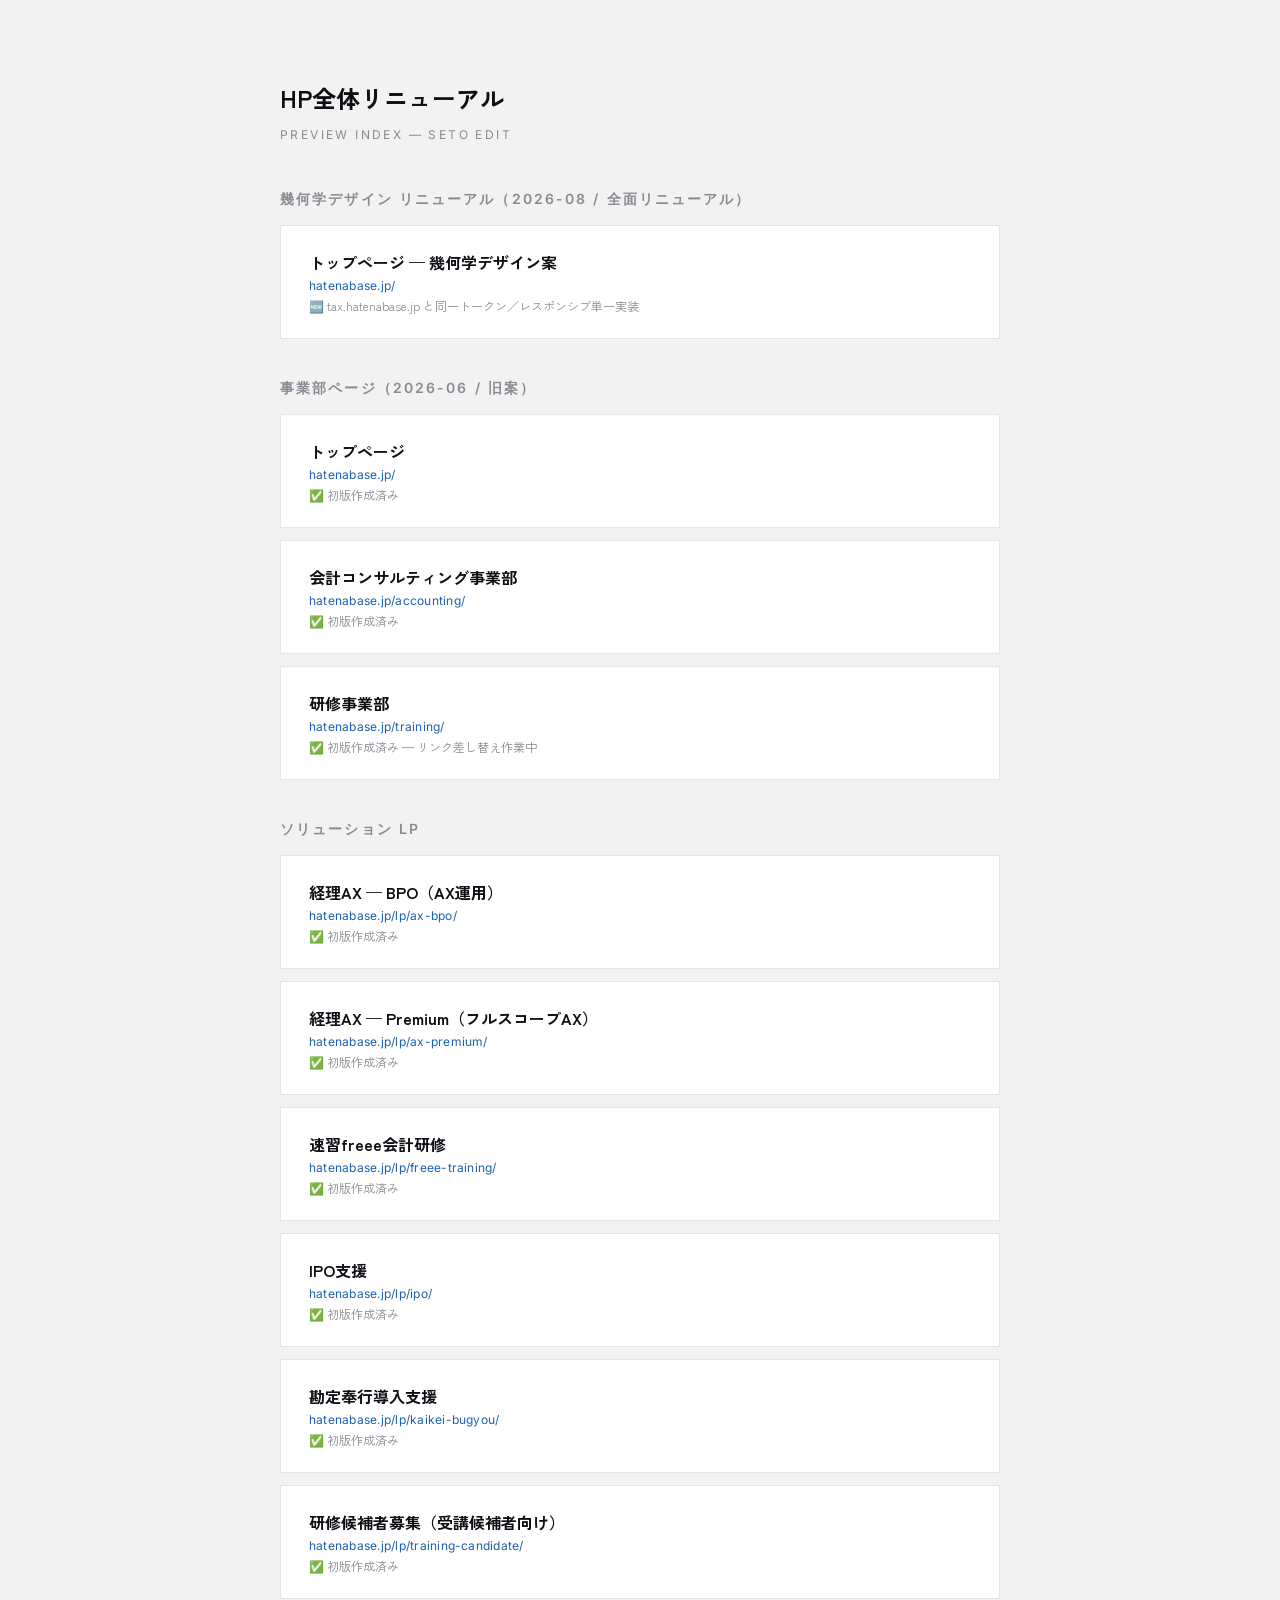
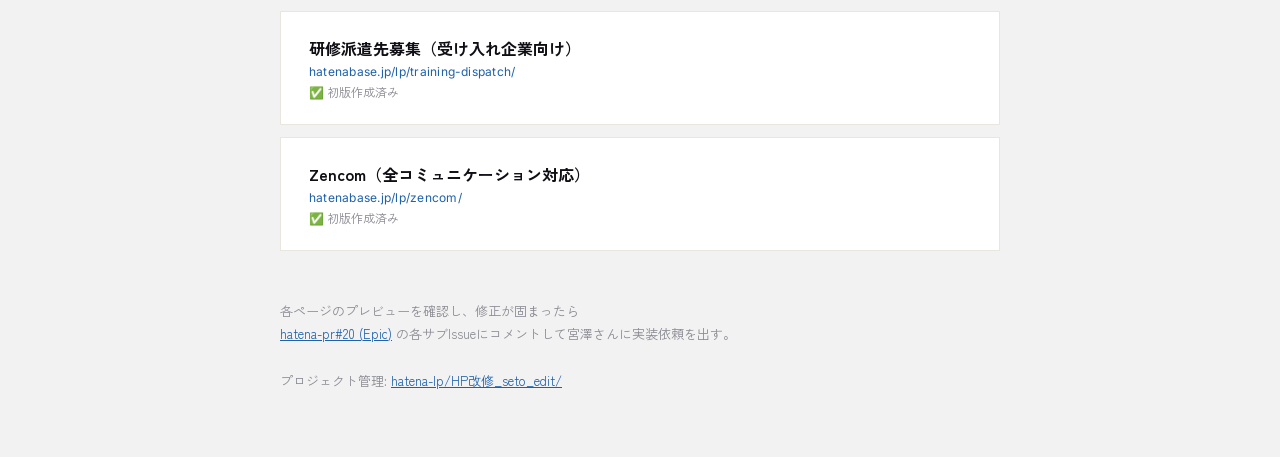
<file: index.html>
<!DOCTYPE html>
<html lang="ja">
<head>
  <meta charset="UTF-8">
  <meta name="viewport" content="width=device-width, initial-scale=1.0">
  <title>HP全体リニューアル — プレビュー一覧</title>
  <link href="https://fonts.googleapis.com/css2?family=Inter:wght@400;500;600&family=Zen+Kaku+Gothic+New:wght@400;500;700&display=swap" rel="stylesheet">
  <style>
    body {
      font-family: "Zen Kaku Gothic New", sans-serif;
      background: #F2F2F2; color: #0E0E14;
      margin: 0; padding: 64px 32px;
    }
    .container { max-width: 720px; margin: 0 auto; }
    h1 {
      font-size: 24px; font-weight: 700; margin-bottom: 8px;
    }
    .subtitle {
      font-family: "Inter", sans-serif; font-size: 12px;
      color: #8A8A93; letter-spacing: .2em; margin-bottom: 48px;
    }
    h2 {
      font-size: 14px; font-weight: 600; color: #8A8A93;
      font-family: "Inter", sans-serif; letter-spacing: .15em;
      text-transform: uppercase; margin: 40px 0 16px;
    }
    .card {
      display: block; padding: 24px 28px;
      background: #fff; border: 1px solid #E8E6DF;
      margin-bottom: 12px; text-decoration: none; color: #0E0E14;
      transition: border-color .2s, transform .2s;
    }
    .card:hover { border-color: #1F61AB; transform: translateX(4px); }
    .card__title { font-weight: 700; font-size: 16px; margin-bottom: 4px; }
    .card__path {
      font-family: "Inter", sans-serif; font-size: 12px;
      color: #1F61AB; letter-spacing: .02em;
    }
    .card__status {
      font-size: 12px; color: #8A8A93; margin-top: 4px;
    }
    .note {
      margin-top: 48px; font-size: 13px; color: #8A8A93; line-height: 1.8;
    }
    .note a { color: #1F61AB; }
  </style>
</head>
<body>
  <div class="container">
    <h1>HP全体リニューアル</h1>
    <p class="subtitle">PREVIEW INDEX — SETO EDIT</p>

    <h2>幾何学デザイン リニューアル（2026-08 / 全面リニューアル）</h2>

    <a href="./redesign/geo-top.html" class="card">
      <div class="card__title">トップページ — 幾何学デザイン案</div>
      <div class="card__path">hatenabase.jp/</div>
      <div class="card__status">🆕 tax.hatenabase.jp と同一トークン／レスポンシブ単一実装</div>
    </a>

    <h2>事業部ページ（2026-06 / 旧案）</h2>

    <a href="./top-preview.html" class="card">
      <div class="card__title">トップページ</div>
      <div class="card__path">hatenabase.jp/</div>
      <div class="card__status">✅ 初版作成済み</div>
    </a>

    <a href="./accounting-preview.html" class="card">
      <div class="card__title">会計コンサルティング事業部</div>
      <div class="card__path">hatenabase.jp/accounting/</div>
      <div class="card__status">✅ 初版作成済み</div>
    </a>

    <a href="./training-preview.html" class="card">
      <div class="card__title">研修事業部</div>
      <div class="card__path">hatenabase.jp/training/</div>
      <div class="card__status">✅ 初版作成済み — リンク差し替え作業中</div>
    </a>

    <h2>ソリューション LP</h2>

    <a href="./lp/ax-bpo/" class="card">
      <div class="card__title">経理AX — BPO（AX運用）</div>
      <div class="card__path">hatenabase.jp/lp/ax-bpo/</div>
      <div class="card__status">✅ 初版作成済み</div>
    </a>

    <a href="./lp/ax-premium/" class="card">
      <div class="card__title">経理AX — Premium（フルスコープAX）</div>
      <div class="card__path">hatenabase.jp/lp/ax-premium/</div>
      <div class="card__status">✅ 初版作成済み</div>
    </a>

    <a href="./lp/freee-training/" class="card">
      <div class="card__title">速習freee会計研修</div>
      <div class="card__path">hatenabase.jp/lp/freee-training/</div>
      <div class="card__status">✅ 初版作成済み</div>
    </a>

    <a href="./lp/ipo/" class="card">
      <div class="card__title">IPO支援</div>
      <div class="card__path">hatenabase.jp/lp/ipo/</div>
      <div class="card__status">✅ 初版作成済み</div>
    </a>

    <a href="./lp/kaikei-bugyou/" class="card">
      <div class="card__title">勘定奉行導入支援</div>
      <div class="card__path">hatenabase.jp/lp/kaikei-bugyou/</div>
      <div class="card__status">✅ 初版作成済み</div>
    </a>

    <a href="./lp/training-candidate/" class="card">
      <div class="card__title">研修候補者募集（受講候補者向け）</div>
      <div class="card__path">hatenabase.jp/lp/training-candidate/</div>
      <div class="card__status">✅ 初版作成済み</div>
    </a>

    <a href="./lp/training-dispatch/" class="card">
      <div class="card__title">研修派遣先募集（受け入れ企業向け）</div>
      <div class="card__path">hatenabase.jp/lp/training-dispatch/</div>
      <div class="card__status">✅ 初版作成済み</div>
    </a>

    <a href="./lp/zencom/" class="card">
      <div class="card__title">Zencom（全コミュニケーション対応）</div>
      <div class="card__path">hatenabase.jp/lp/zencom/</div>
      <div class="card__status">✅ 初版作成済み</div>
    </a>

    <div class="note">
      各ページのプレビューを確認し、修正が固まったら<br>
      <a href="https://github.com/HatenaBase/hatena-pr/issues/20">hatena-pr#20 (Epic)</a> の各サブIssueにコメントして宮澤さんに実装依頼を出す。<br><br>
      プロジェクト管理: <a href="https://github.com/HatenaBase/hatena-lp/tree/main/HP%E6%94%B9%E4%BF%AE_seto_edit">hatena-lp/HP改修_seto_edit/</a>
    </div>
  </div>
</body>
</html>
</file>
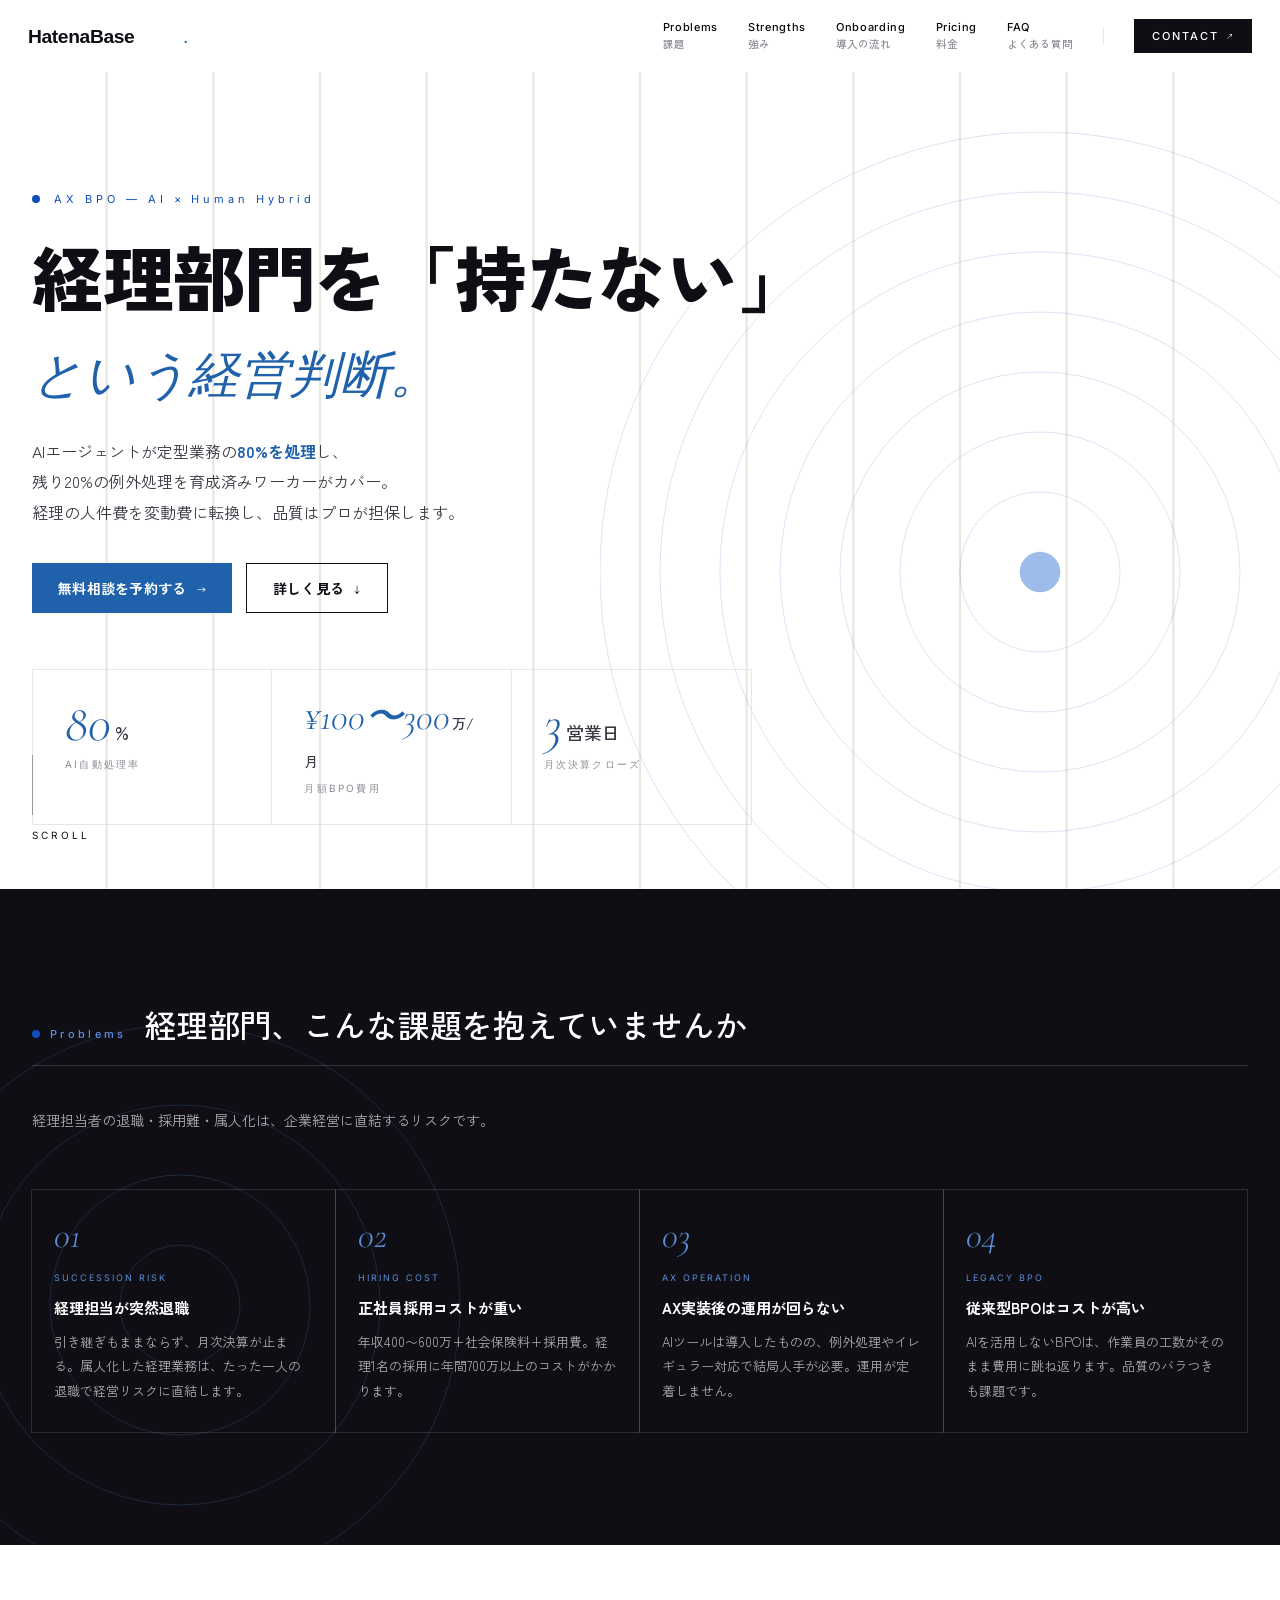
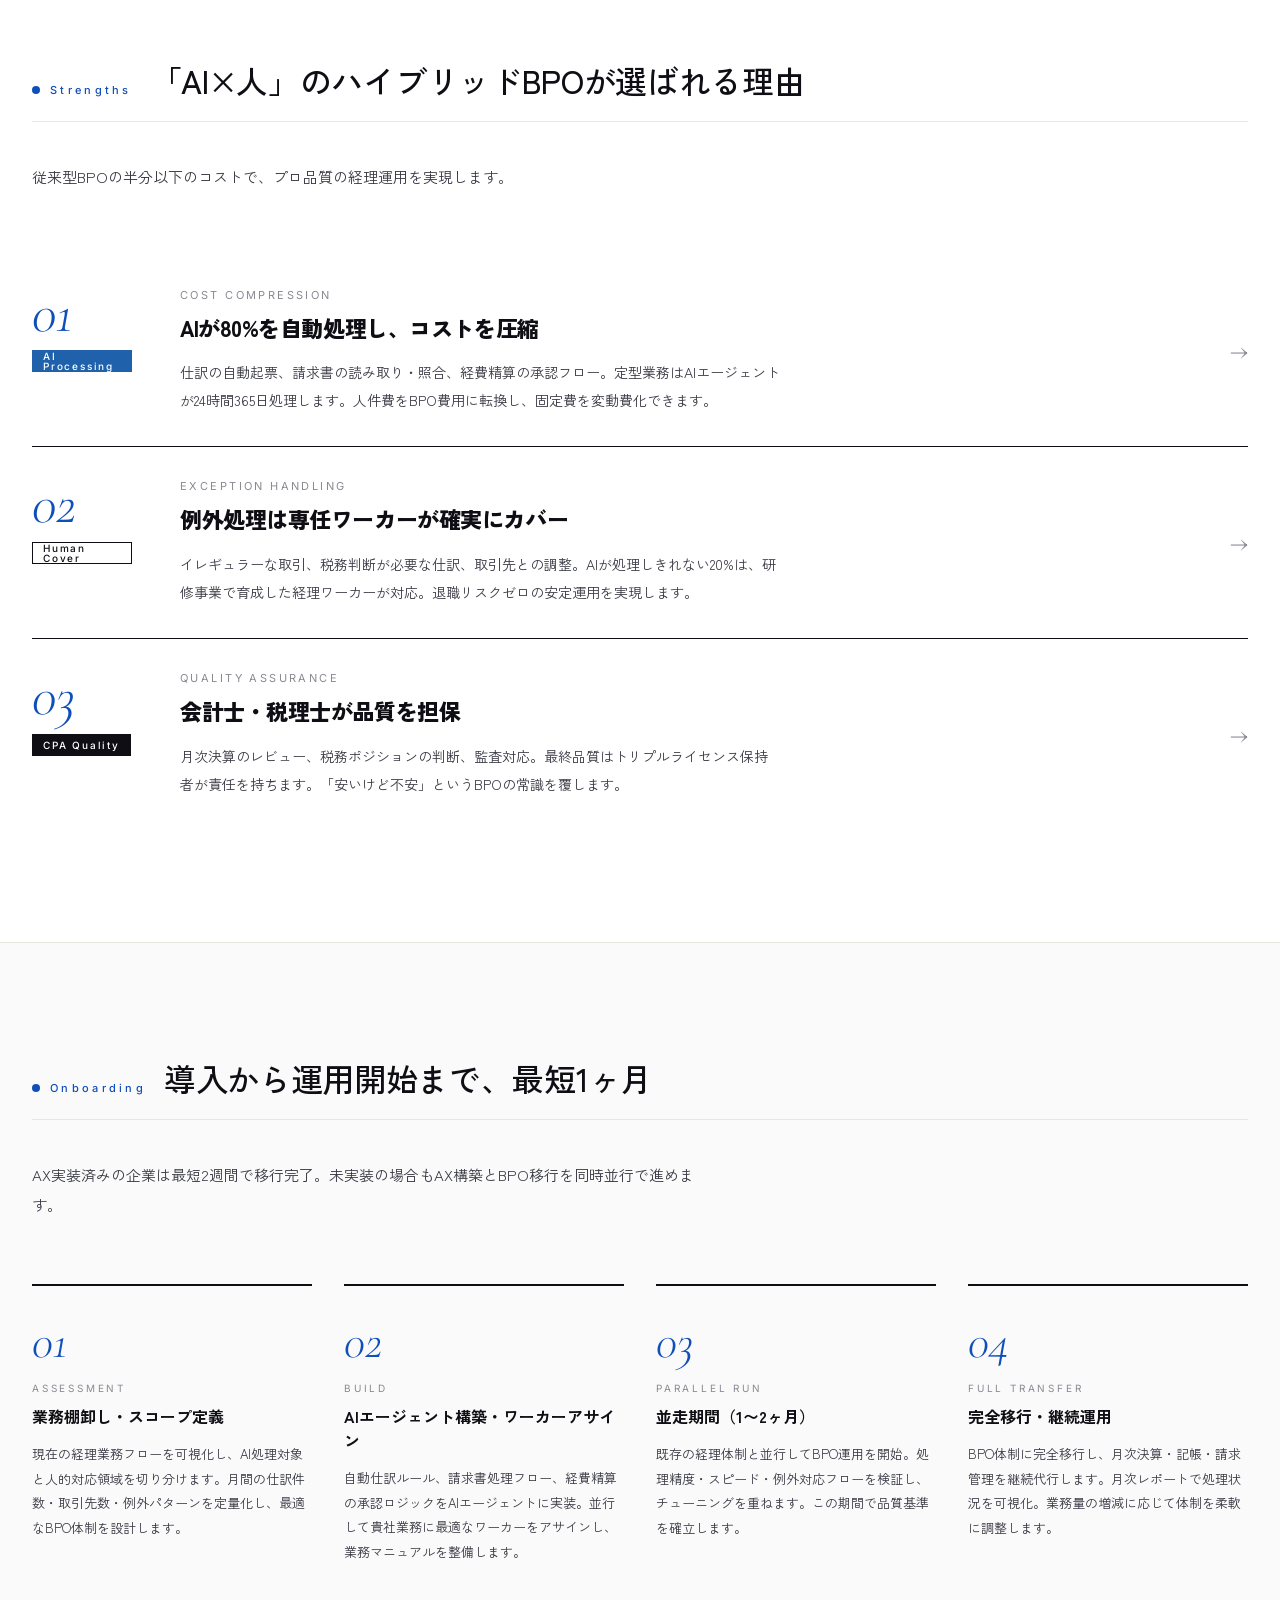
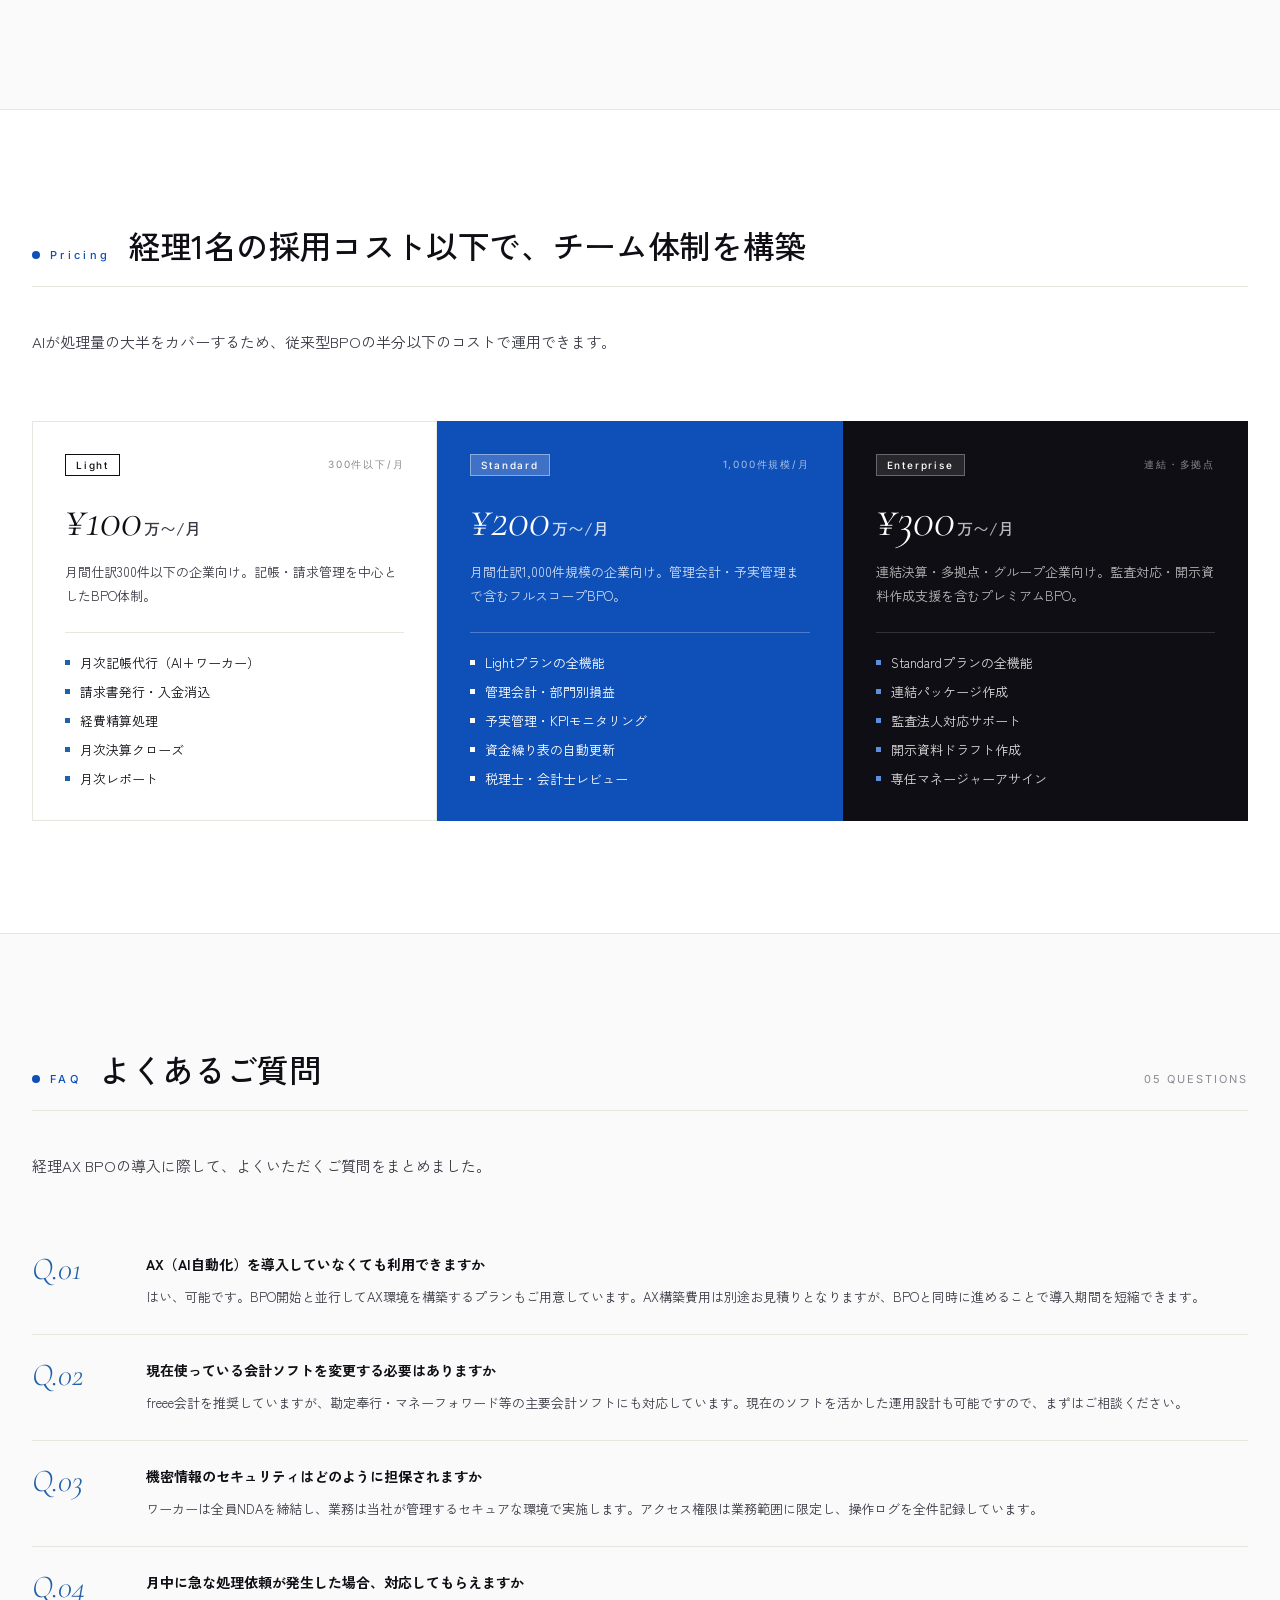
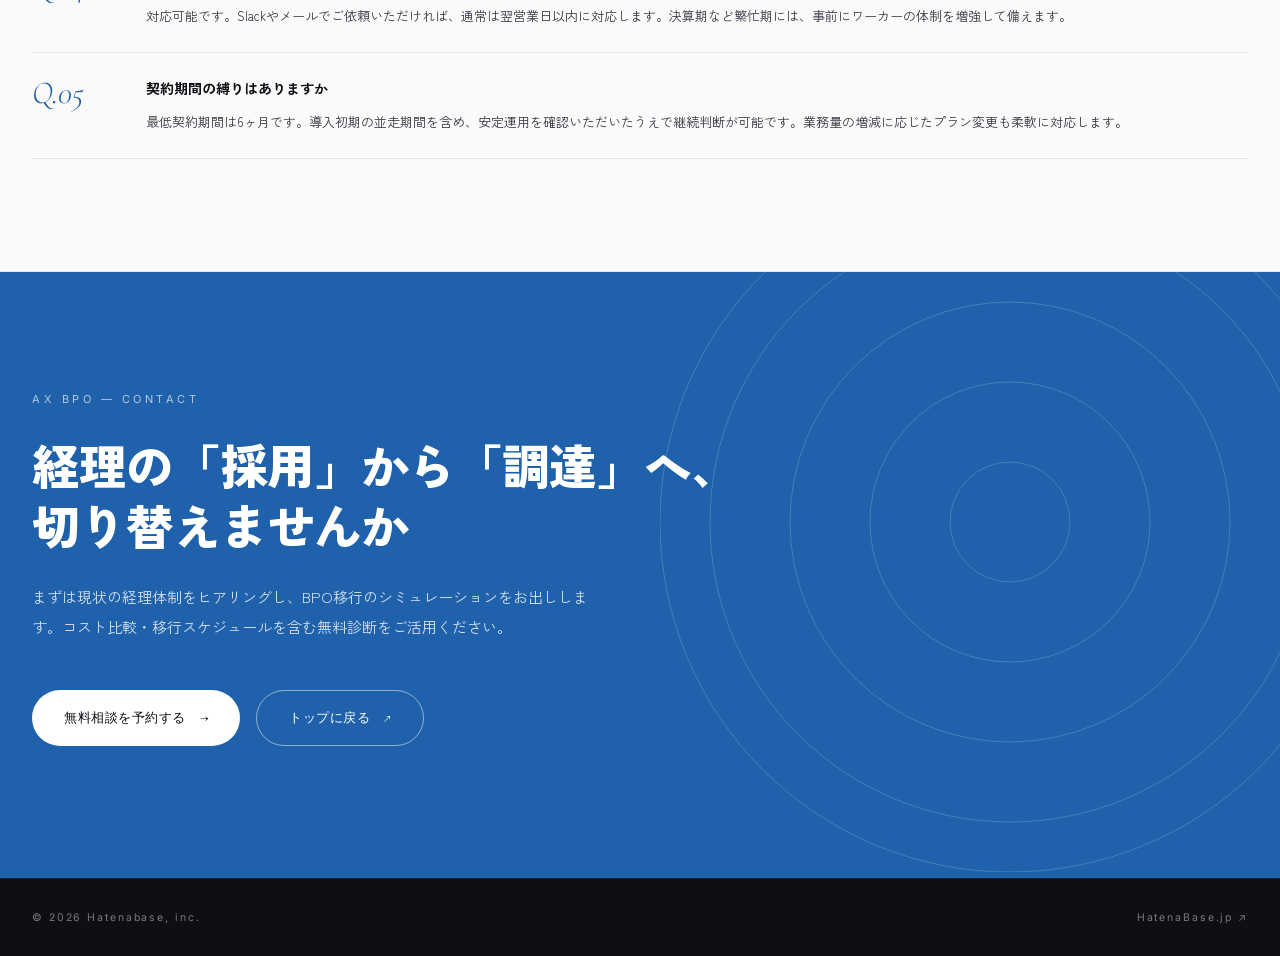
<file: lp/ax-bpo/index.html>
<!DOCTYPE html>
<html lang="ja">
<head>
<meta charset="utf-8"/>
<meta name="viewport" content="width=device-width, initial-scale=1.0"/>
<title>経理AX BPO — AI×人のハイブリッド経理代行 | はてなベース株式会社</title>
<meta name="description" content="AX実装後の経理業務をBPOとして継続運用。AIエージェント＋育成済みワーカーのハイブリッド体制で月次決算・記帳・請求管理を代行します。"/>
<link rel="preconnect" href="https://fonts.googleapis.com"/>
<link rel="preconnect" href="https://fonts.gstatic.com" crossorigin=""/>
<link rel="stylesheet" href="../../css/miyazawa.css"/>
</head>
<body>

<!-- ====== HEADER ====== -->
<header class="hb-header">
  <a href="../../index.html" class="hb-header-logo">
    <img src="../../images/hatena_logo.svg" alt="はてなベース株式会社" style="height:28px">
  </a>
  <nav class="hb-pc-nav">
    <a href="#problems" class="hb-nav-item">
      <span class="hb-nav-en">Problems</span>
      <span class="hb-nav-jp">課題</span>
      <span class="hb-nav-underline"></span>
    </a>
    <a href="#strengths" class="hb-nav-item">
      <span class="hb-nav-en">Strengths</span>
      <span class="hb-nav-jp">強み</span>
      <span class="hb-nav-underline"></span>
    </a>
    <a href="#onboarding" class="hb-nav-item">
      <span class="hb-nav-en">Onboarding</span>
      <span class="hb-nav-jp">導入の流れ</span>
      <span class="hb-nav-underline"></span>
    </a>
    <a href="#pricing" class="hb-nav-item">
      <span class="hb-nav-en">Pricing</span>
      <span class="hb-nav-jp">料金</span>
      <span class="hb-nav-underline"></span>
    </a>
    <a href="#faq" class="hb-nav-item">
      <span class="hb-nav-en">FAQ</span>
      <span class="hb-nav-jp">よくある質問</span>
      <span class="hb-nav-underline"></span>
    </a>
    <span class="hb-nav-divider"></span>
    <a href="#contact" class="hb-contact-btn">CONTACT <span class="hb-arrow">↗</span></a>
  </nav>
  <button class="hb-mb-burger" aria-label="menu">
    <div style="position:relative;width:18px;height:12px;margin:0 auto">
      <span style="position:absolute;left:0;right:0;top:0;height:1.5px;background:#0E0E14"></span>
      <span style="position:absolute;left:0;right:0;top:5px;height:1.5px;background:#0E0E14"></span>
      <span style="position:absolute;left:0;right:0;top:10px;height:1.5px;background:#0E0E14"></span>
    </div>
  </button>
</header>

<!-- ====== HERO ====== -->
<section class="hb-hero" id="top">
  <!-- Decorative grid lines -->
  <svg class="hb-hero-svg" viewBox="0 0 12 100" preserveAspectRatio="none">
    <line x1="1" y1="0" x2="1" y2="100" stroke="#E8E6DF" stroke-width=".02"/>
    <line x1="2" y1="0" x2="2" y2="100" stroke="#E8E6DF" stroke-width=".02"/>
    <line x1="3" y1="0" x2="3" y2="100" stroke="#E8E6DF" stroke-width=".02"/>
    <line x1="4" y1="0" x2="4" y2="100" stroke="#E8E6DF" stroke-width=".02"/>
    <line x1="5" y1="0" x2="5" y2="100" stroke="#E8E6DF" stroke-width=".02"/>
    <line x1="6" y1="0" x2="6" y2="100" stroke="#E8E6DF" stroke-width=".02"/>
    <line x1="7" y1="0" x2="7" y2="100" stroke="#E8E6DF" stroke-width=".02"/>
    <line x1="8" y1="0" x2="8" y2="100" stroke="#E8E6DF" stroke-width=".02"/>
    <line x1="9" y1="0" x2="9" y2="100" stroke="#E8E6DF" stroke-width=".02"/>
    <line x1="10" y1="0" x2="10" y2="100" stroke="#E8E6DF" stroke-width=".02"/>
    <line x1="11" y1="0" x2="11" y2="100" stroke="#E8E6DF" stroke-width=".02"/>
  </svg>
  <!-- Decorative circles -->
  <svg viewBox="0 0 880 880" class="hb-deco-svg" style="top:60px;right:-200px;width:880px;height:880px">
    <circle cx="440" cy="440" r="20"  fill="none" stroke="#0F4FB8" stroke-opacity=".22" stroke-width=".7"/>
    <circle cx="440" cy="440" r="80"  fill="none" stroke="#0F4FB8" stroke-opacity=".22" stroke-width=".7"/>
    <circle cx="440" cy="440" r="140" fill="none" stroke="#0F4FB8" stroke-opacity=".22" stroke-width=".7"/>
    <circle cx="440" cy="440" r="200" fill="none" stroke="#0F4FB8" stroke-opacity=".22" stroke-width=".7"/>
    <circle cx="440" cy="440" r="260" fill="none" stroke="#0F4FB8" stroke-opacity=".22" stroke-width=".7"/>
    <circle cx="440" cy="440" r="320" fill="none" stroke="#0F4FB8" stroke-opacity=".22" stroke-width=".7"/>
    <circle cx="440" cy="440" r="380" fill="none" stroke="#0F4FB8" stroke-opacity=".22" stroke-width=".7"/>
    <circle cx="440" cy="440" r="440" fill="none" stroke="#0F4FB8" stroke-opacity=".22" stroke-width=".7"/>
    <circle cx="440" cy="440" r="20"  fill="#5C8FDB" opacity=".6"/>
  </svg>

  <div style="position:relative;max-width:1280px;margin:0 auto;padding-top:48px">
    <div class="hb-hero-badge hb-up is-in">AX BPO — AI &times; Human Hybrid</div>
    <h1 class="hb-hero-display hb-up is-in">
      経理部門を「持たない」<br>
      <em>という経営判断。</em>
    </h1>
    <div class="hb-hero-body">
      <p class="hb-up is-in">
        AIエージェントが定型業務の<strong style="color:#1F61AB;font-weight:700">80%を処理</strong>し、<br>
        残り20%の例外処理を育成済みワーカーがカバー。<br>
        経理の人件費を変動費に転換し、品質はプロが担保します。
      </p>
    </div>
    <div class="hb-hero-actions hb-up is-in">
      <a href="#contact" class="hb-btn-primary">無料相談を予約する <span class="hb-arrow">→</span></a>
      <a href="#problems" class="hb-btn-outline">詳しく見る <span class="hb-arrow">↓</span></a>
    </div>

    <!-- Metrics -->
    <div class="hb-up is-in" style="margin-top:56px;display:grid;grid-template-columns:repeat(3,1fr);gap:0;max-width:720px;border:1px solid #E8E6DF">
      <div style="padding:28px 32px;border-right:1px solid #E8E6DF">
        <div style="font-family:'Cormorant Garamond','Times New Roman',serif;font-style:italic;font-weight:300;font-size:52px;color:#1F61AB;line-height:1">80<span style="font-family:'Zen Kaku Gothic New',sans-serif;font-style:normal;font-size:18px;font-weight:500;color:#3A3A45;margin-left:4px">%</span></div>
        <div style="font-family:Inter,system-ui,sans-serif;font-size:10px;letter-spacing:.22em;color:#8A8A93;margin-top:8px">AI自動処理率</div>
      </div>
      <div style="padding:28px 32px;border-right:1px solid #E8E6DF">
        <div style="font-family:'Cormorant Garamond','Times New Roman',serif;font-style:italic;font-weight:300;font-size:38px;color:#1F61AB;line-height:1">¥100〜300<span style="font-family:'Zen Kaku Gothic New',sans-serif;font-style:normal;font-size:14px;font-weight:500;color:#3A3A45;margin-left:2px">万/月</span></div>
        <div style="font-family:Inter,system-ui,sans-serif;font-size:10px;letter-spacing:.22em;color:#8A8A93;margin-top:8px">月額BPO費用</div>
      </div>
      <div style="padding:28px 32px">
        <div style="font-family:'Cormorant Garamond','Times New Roman',serif;font-style:italic;font-weight:300;font-size:52px;color:#1F61AB;line-height:1">3<span style="font-family:'Zen Kaku Gothic New',sans-serif;font-style:normal;font-size:18px;font-weight:500;color:#3A3A45;margin-left:4px">営業日</span></div>
        <div style="font-family:Inter,system-ui,sans-serif;font-size:10px;letter-spacing:.22em;color:#8A8A93;margin-top:8px">月次決算クローズ</div>
      </div>
    </div>
  </div>
  <div class="hb-scroll-indicator">SCROLL</div>
</section>

<!-- ====== PROBLEMS ====== -->
<section id="problems" class="hb-issues-section">
  <!-- Decorative circles -->
  <svg viewBox="0 0 600 600" class="hb-deco-svg" style="bottom:-60px;left:-120px;width:600px;height:600px;opacity:.25">
    <circle cx="300" cy="300" r="60"  fill="none" stroke="#5C8FDB" stroke-width=".8"/>
    <circle cx="300" cy="300" r="130" fill="none" stroke="#5C8FDB" stroke-width=".8"/>
    <circle cx="300" cy="300" r="200" fill="none" stroke="#5C8FDB" stroke-width=".8"/>
    <circle cx="300" cy="300" r="280" fill="none" stroke="#5C8FDB" stroke-width=".8"/>
  </svg>

  <div style="position:relative;max-width:1280px;margin:0 auto">
    <div class="hb-section-head" style="border-bottom-color:rgba(255,255,255,.15)">
      <span class="hb-section-head-en" style="color:#5C8FDB">Problems</span>
      <span class="hb-section-head-jp" style="color:#fff">経理部門、こんな課題を抱えていませんか</span>
    </div>
    <p class="hb-up" style="font-size:14px;line-height:2;color:rgba(255,255,255,.65);margin:0 0 56px;max-width:640px">
      経理担当者の退職・採用難・属人化は、企業経営に直結するリスクです。
    </p>
    <div class="hb-issue-grid">
      <!-- 01 -->
      <div class="hb-issue-card hb-up">
        <div class="hb-issue-num">01</div>
        <div class="hb-issue-category">SUCCESSION RISK</div>
        <p style="font-size:15px;font-weight:700;color:#fff;margin:0 0 10px;line-height:1.5">経理担当が突然退職</p>
        <p style="font-size:13px;line-height:1.9;color:rgba(255,255,255,.65);margin:0">引き継ぎもままならず、月次決算が止まる。属人化した経理業務は、たった一人の退職で経営リスクに直結します。</p>
      </div>
      <!-- 02 -->
      <div class="hb-issue-card hb-up" style="transition-delay:.1s">
        <div class="hb-issue-num">02</div>
        <div class="hb-issue-category">HIRING COST</div>
        <p style="font-size:15px;font-weight:700;color:#fff;margin:0 0 10px;line-height:1.5">正社員採用コストが重い</p>
        <p style="font-size:13px;line-height:1.9;color:rgba(255,255,255,.65);margin:0">年収400〜600万+社会保険料+採用費。経理1名の採用に年間700万以上のコストがかかります。</p>
      </div>
      <!-- 03 -->
      <div class="hb-issue-card hb-up" style="transition-delay:.2s">
        <div class="hb-issue-num">03</div>
        <div class="hb-issue-category">AX OPERATION</div>
        <p style="font-size:15px;font-weight:700;color:#fff;margin:0 0 10px;line-height:1.5">AX実装後の運用が回らない</p>
        <p style="font-size:13px;line-height:1.9;color:rgba(255,255,255,.65);margin:0">AIツールは導入したものの、例外処理やイレギュラー対応で結局人手が必要。運用が定着しません。</p>
      </div>
      <!-- 04 -->
      <div class="hb-issue-card hb-up" style="transition-delay:.3s">
        <div class="hb-issue-num">04</div>
        <div class="hb-issue-category">LEGACY BPO</div>
        <p style="font-size:15px;font-weight:700;color:#fff;margin:0 0 10px;line-height:1.5">従来型BPOはコストが高い</p>
        <p style="font-size:13px;line-height:1.9;color:rgba(255,255,255,.65);margin:0">AIを活用しないBPOは、作業員の工数がそのまま費用に跳ね返ります。品質のバラつきも課題です。</p>
      </div>
    </div>
  </div>
</section>

<!-- ====== STRENGTHS ====== -->
<section id="strengths" style="padding:112px 32px;background:#fff;border-bottom:1px solid #E8E6DF">
  <div style="max-width:1280px;margin:0 auto">
    <div class="hb-section-head">
      <span class="hb-section-head-en">Strengths</span>
      <span class="hb-section-head-jp">「AI×人」のハイブリッドBPOが選ばれる理由</span>
    </div>
    <p class="hb-up" style="font-size:15px;line-height:2;color:#3A3A45;margin:0 0 64px;max-width:640px">
      従来型BPOの半分以下のコストで、プロ品質の経理運用を実現します。
    </p>

    <!-- Service blocks -->
    <div>
      <!-- 01 -->
      <div class="hb-svc-block hb-up">
        <div>
          <div class="hb-svc-num">01</div>
          <span class="hb-label hb-label-blue" style="margin-top:12px">AI Processing</span>
        </div>
        <div>
          <p style="font-size:11px;font-family:Inter,system-ui,sans-serif;letter-spacing:.22em;color:#8A8A93;margin:0 0 10px">COST COMPRESSION</p>
          <h3 style="font-size:22px;font-weight:800;letter-spacing:-.02em;margin:0 0 16px;line-height:1.4;color:#0E0E14">AIが80%を自動処理し、コストを圧縮</h3>
          <p style="font-size:14px;line-height:2;color:#3A3A45;margin:0;max-width:600px">仕訳の自動起票、請求書の読み取り・照合、経費精算の承認フロー。定型業務はAIエージェントが24時間365日処理します。人件費をBPO費用に転換し、固定費を変動費化できます。</p>
        </div>
        <span class="hb-arrow" style="font-size:28px;color:#8A8A93;align-self:center">→</span>
      </div>
      <!-- 02 -->
      <div class="hb-svc-block hb-up" style="transition-delay:.1s">
        <div>
          <div class="hb-svc-num">02</div>
          <span class="hb-label" style="margin-top:12px">Human Cover</span>
        </div>
        <div>
          <p style="font-size:11px;font-family:Inter,system-ui,sans-serif;letter-spacing:.22em;color:#8A8A93;margin:0 0 10px">EXCEPTION HANDLING</p>
          <h3 style="font-size:22px;font-weight:800;letter-spacing:-.02em;margin:0 0 16px;line-height:1.4;color:#0E0E14">例外処理は専任ワーカーが確実にカバー</h3>
          <p style="font-size:14px;line-height:2;color:#3A3A45;margin:0;max-width:600px">イレギュラーな取引、税務判断が必要な仕訳、取引先との調整。AIが処理しきれない20%は、研修事業で育成した経理ワーカーが対応。退職リスクゼロの安定運用を実現します。</p>
        </div>
        <span class="hb-arrow" style="font-size:28px;color:#8A8A93;align-self:center">→</span>
      </div>
      <!-- 03 -->
      <div class="hb-svc-block hb-up" style="transition-delay:.2s;border-bottom:none">
        <div>
          <div class="hb-svc-num">03</div>
          <span class="hb-label hb-label-fill" style="margin-top:12px">CPA Quality</span>
        </div>
        <div>
          <p style="font-size:11px;font-family:Inter,system-ui,sans-serif;letter-spacing:.22em;color:#8A8A93;margin:0 0 10px">QUALITY ASSURANCE</p>
          <h3 style="font-size:22px;font-weight:800;letter-spacing:-.02em;margin:0 0 16px;line-height:1.4;color:#0E0E14">会計士・税理士が品質を担保</h3>
          <p style="font-size:14px;line-height:2;color:#3A3A45;margin:0;max-width:600px">月次決算のレビュー、税務ポジションの判断、監査対応。最終品質はトリプルライセンス保持者が責任を持ちます。「安いけど不安」というBPOの常識を覆します。</p>
        </div>
        <span class="hb-arrow" style="font-size:28px;color:#8A8A93;align-self:center">→</span>
      </div>
    </div>
  </div>
</section>

<!-- ====== ONBOARDING ====== -->
<section id="onboarding" style="padding:112px 32px;background:#FAFAFA;border-bottom:1px solid #E8E6DF">
  <div style="max-width:1280px;margin:0 auto">
    <div class="hb-section-head">
      <span class="hb-section-head-en">Onboarding</span>
      <span class="hb-section-head-jp">導入から運用開始まで、最短1ヶ月</span>
    </div>
    <p class="hb-up" style="font-size:15px;line-height:2;color:#3A3A45;margin:0 0 64px;max-width:680px">
      AX実装済みの企業は最短2週間で移行完了。未実装の場合もAX構築とBPO移行を同時並行で進めます。
    </p>

    <!-- 4-step approach grid -->
    <div class="hb-approach-grid">
      <!-- Step 01 -->
      <div class="hb-approach-card hb-up">
        <div class="hb-approach-num">01</div>
        <div class="hb-approach-en">ASSESSMENT</div>
        <h4 style="font-size:16px;font-weight:700;color:#0E0E14;margin:10px 0 14px;line-height:1.5">業務棚卸し・スコープ定義</h4>
        <p style="font-size:13px;line-height:1.9;color:#3A3A45;margin:0">現在の経理業務フローを可視化し、AI処理対象と人的対応領域を切り分けます。月間の仕訳件数・取引先数・例外パターンを定量化し、最適なBPO体制を設計します。</p>
      </div>
      <!-- Step 02 -->
      <div class="hb-approach-card hb-up" style="transition-delay:.1s">
        <div class="hb-approach-num">02</div>
        <div class="hb-approach-en">BUILD</div>
        <h4 style="font-size:16px;font-weight:700;color:#0E0E14;margin:10px 0 14px;line-height:1.5">AIエージェント構築・ワーカーアサイン</h4>
        <p style="font-size:13px;line-height:1.9;color:#3A3A45;margin:0">自動仕訳ルール、請求書処理フロー、経費精算の承認ロジックをAIエージェントに実装。並行して貴社業務に最適なワーカーをアサインし、業務マニュアルを整備します。</p>
      </div>
      <!-- Step 03 -->
      <div class="hb-approach-card hb-up" style="transition-delay:.2s">
        <div class="hb-approach-num">03</div>
        <div class="hb-approach-en">PARALLEL RUN</div>
        <h4 style="font-size:16px;font-weight:700;color:#0E0E14;margin:10px 0 14px;line-height:1.5">並走期間（1〜2ヶ月）</h4>
        <p style="font-size:13px;line-height:1.9;color:#3A3A45;margin:0">既存の経理体制と並行してBPO運用を開始。処理精度・スピード・例外対応フローを検証し、チューニングを重ねます。この期間で品質基準を確立します。</p>
      </div>
      <!-- Step 04 -->
      <div class="hb-approach-card hb-up" style="transition-delay:.3s">
        <div class="hb-approach-num">04</div>
        <div class="hb-approach-en">FULL TRANSFER</div>
        <h4 style="font-size:16px;font-weight:700;color:#0E0E14;margin:10px 0 14px;line-height:1.5">完全移行・継続運用</h4>
        <p style="font-size:13px;line-height:1.9;color:#3A3A45;margin:0">BPO体制に完全移行し、月次決算・記帳・請求管理を継続代行します。月次レポートで処理状況を可視化。業務量の増減に応じて体制を柔軟に調整します。</p>
      </div>
    </div>
  </div>
</section>

<!-- ====== PRICING ====== -->
<section id="pricing" style="padding:112px 32px;background:#fff;border-bottom:1px solid #E8E6DF">
  <div style="max-width:1280px;margin:0 auto">
    <div class="hb-section-head">
      <span class="hb-section-head-en">Pricing</span>
      <span class="hb-section-head-jp">経理1名の採用コスト以下で、チーム体制を構築</span>
    </div>
    <p class="hb-up" style="font-size:15px;line-height:2;color:#3A3A45;margin:0 0 64px;max-width:680px">
      AIが処理量の大半をカバーするため、従来型BPOの半分以下のコストで運用できます。
    </p>

    <div class="hb-works-grid">
      <!-- Light -->
      <div class="hb-work-card hb-up">
        <div style="display:flex;align-items:center;justify-content:space-between;margin-bottom:20px">
          <span class="hb-label">Light</span>
          <span style="font-family:Inter,system-ui,sans-serif;font-size:10px;letter-spacing:.18em;color:#8A8A93">300件以下/月</span>
        </div>
        <div style="font-family:'Cormorant Garamond','Times New Roman',serif;font-style:italic;font-weight:300;font-size:48px;color:#0E0E14;line-height:1;margin-bottom:4px">¥100<span style="font-family:'Zen Kaku Gothic New',sans-serif;font-style:normal;font-size:16px;font-weight:500;color:#3A3A45;margin-left:2px">万〜/月</span></div>
        <p style="font-size:13px;line-height:1.85;color:#3A3A45;margin:16px 0 24px">月間仕訳300件以下の企業向け。記帳・請求管理を中心としたBPO体制。</p>
        <div style="display:grid;gap:10px;border-top:1px solid #E8E6DF;padding-top:20px">
          <div style="display:flex;align-items:center;gap:10px;font-size:13px;color:#0E0E14">
            <span style="display:inline-block;width:5px;height:5px;background:#1F61AB;flex-shrink:0"></span>月次記帳代行（AI+ワーカー）
          </div>
          <div style="display:flex;align-items:center;gap:10px;font-size:13px;color:#0E0E14">
            <span style="display:inline-block;width:5px;height:5px;background:#1F61AB;flex-shrink:0"></span>請求書発行・入金消込
          </div>
          <div style="display:flex;align-items:center;gap:10px;font-size:13px;color:#0E0E14">
            <span style="display:inline-block;width:5px;height:5px;background:#1F61AB;flex-shrink:0"></span>経費精算処理
          </div>
          <div style="display:flex;align-items:center;gap:10px;font-size:13px;color:#0E0E14">
            <span style="display:inline-block;width:5px;height:5px;background:#1F61AB;flex-shrink:0"></span>月次決算クローズ
          </div>
          <div style="display:flex;align-items:center;gap:10px;font-size:13px;color:#0E0E14">
            <span style="display:inline-block;width:5px;height:5px;background:#1F61AB;flex-shrink:0"></span>月次レポート
          </div>
        </div>
      </div>

      <!-- Standard (fill = blue) -->
      <div class="hb-work-card fill hb-up" style="transition-delay:.1s">
        <div style="display:flex;align-items:center;justify-content:space-between;margin-bottom:20px">
          <span class="hb-label" style="background:rgba(255,255,255,.2);color:#fff;border-color:rgba(255,255,255,.4)">Standard</span>
          <span style="font-family:Inter,system-ui,sans-serif;font-size:10px;letter-spacing:.18em;color:rgba(255,255,255,.65)">1,000件規模/月</span>
        </div>
        <div style="font-family:'Cormorant Garamond','Times New Roman',serif;font-style:italic;font-weight:300;font-size:48px;color:#fff;line-height:1;margin-bottom:4px">¥200<span style="font-family:'Zen Kaku Gothic New',sans-serif;font-style:normal;font-size:16px;font-weight:500;color:rgba(255,255,255,.8);margin-left:2px">万〜/月</span></div>
        <p style="font-size:13px;line-height:1.85;color:rgba(255,255,255,.8);margin:16px 0 24px">月間仕訳1,000件規模の企業向け。管理会計・予実管理まで含むフルスコープBPO。</p>
        <div style="display:grid;gap:10px;border-top:1px solid rgba(255,255,255,.25);padding-top:20px">
          <div style="display:flex;align-items:center;gap:10px;font-size:13px;color:#fff">
            <span style="display:inline-block;width:5px;height:5px;background:#fff;flex-shrink:0"></span>Lightプランの全機能
          </div>
          <div style="display:flex;align-items:center;gap:10px;font-size:13px;color:#fff">
            <span style="display:inline-block;width:5px;height:5px;background:#fff;flex-shrink:0"></span>管理会計・部門別損益
          </div>
          <div style="display:flex;align-items:center;gap:10px;font-size:13px;color:#fff">
            <span style="display:inline-block;width:5px;height:5px;background:#fff;flex-shrink:0"></span>予実管理・KPIモニタリング
          </div>
          <div style="display:flex;align-items:center;gap:10px;font-size:13px;color:#fff">
            <span style="display:inline-block;width:5px;height:5px;background:#fff;flex-shrink:0"></span>資金繰り表の自動更新
          </div>
          <div style="display:flex;align-items:center;gap:10px;font-size:13px;color:#fff">
            <span style="display:inline-block;width:5px;height:5px;background:#fff;flex-shrink:0"></span>税理士・会計士レビュー
          </div>
        </div>
      </div>

      <!-- Enterprise (dark) -->
      <div class="hb-work-card dark hb-up" style="transition-delay:.2s">
        <div style="display:flex;align-items:center;justify-content:space-between;margin-bottom:20px">
          <span class="hb-label" style="background:rgba(255,255,255,.1);color:#fff;border-color:rgba(255,255,255,.3)">Enterprise</span>
          <span style="font-family:Inter,system-ui,sans-serif;font-size:10px;letter-spacing:.18em;color:rgba(255,255,255,.5)">連結・多拠点</span>
        </div>
        <div style="font-family:'Cormorant Garamond','Times New Roman',serif;font-style:italic;font-weight:300;font-size:48px;color:#fff;line-height:1;margin-bottom:4px">¥300<span style="font-family:'Zen Kaku Gothic New',sans-serif;font-style:normal;font-size:16px;font-weight:500;color:rgba(255,255,255,.7);margin-left:2px">万〜/月</span></div>
        <p style="font-size:13px;line-height:1.85;color:rgba(255,255,255,.7);margin:16px 0 24px">連結決算・多拠点・グループ企業向け。監査対応・開示資料作成支援を含むプレミアムBPO。</p>
        <div style="display:grid;gap:10px;border-top:1px solid rgba(255,255,255,.15);padding-top:20px">
          <div style="display:flex;align-items:center;gap:10px;font-size:13px;color:rgba(255,255,255,.85)">
            <span style="display:inline-block;width:5px;height:5px;background:#5C8FDB;flex-shrink:0"></span>Standardプランの全機能
          </div>
          <div style="display:flex;align-items:center;gap:10px;font-size:13px;color:rgba(255,255,255,.85)">
            <span style="display:inline-block;width:5px;height:5px;background:#5C8FDB;flex-shrink:0"></span>連結パッケージ作成
          </div>
          <div style="display:flex;align-items:center;gap:10px;font-size:13px;color:rgba(255,255,255,.85)">
            <span style="display:inline-block;width:5px;height:5px;background:#5C8FDB;flex-shrink:0"></span>監査法人対応サポート
          </div>
          <div style="display:flex;align-items:center;gap:10px;font-size:13px;color:rgba(255,255,255,.85)">
            <span style="display:inline-block;width:5px;height:5px;background:#5C8FDB;flex-shrink:0"></span>開示資料ドラフト作成
          </div>
          <div style="display:flex;align-items:center;gap:10px;font-size:13px;color:rgba(255,255,255,.85)">
            <span style="display:inline-block;width:5px;height:5px;background:#5C8FDB;flex-shrink:0"></span>専任マネージャーアサイン
          </div>
        </div>
      </div>
    </div>
  </div>
</section>

<!-- ====== FAQ ====== -->
<section id="faq" style="padding:112px 32px;background:#FAFAFA;border-bottom:1px solid #E8E6DF">
  <div style="max-width:1280px;margin:0 auto">
    <div class="hb-section-head">
      <span class="hb-section-head-en">FAQ</span>
      <span class="hb-section-head-jp">よくあるご質問</span>
      <span class="hb-section-head-count">05 QUESTIONS</span>
    </div>
    <p class="hb-up" style="font-size:15px;line-height:2;color:#3A3A45;margin:0 0 48px;max-width:640px">
      経理AX BPOの導入に際して、よくいただくご質問をまとめました。
    </p>

    <!-- FAQ rows using news-row style -->
    <div class="hb-up">
      <div style="display:grid;grid-template-columns:90px 1fr;gap:24px;padding:24px 0;border-bottom:1px solid #E8E6DF;align-items:flex-start">
        <span style="font-family:'Cormorant Garamond','Times New Roman',serif;font-style:italic;font-weight:300;font-size:32px;color:#1F61AB;line-height:1">Q.01</span>
        <div>
          <p style="font-size:14px;font-weight:700;color:#0E0E14;margin:0 0 10px;line-height:1.6">AX（AI自動化）を導入していなくても利用できますか</p>
          <p style="font-size:13px;line-height:1.9;color:#3A3A45;margin:0">はい、可能です。BPO開始と並行してAX環境を構築するプランもご用意しています。AX構築費用は別途お見積りとなりますが、BPOと同時に進めることで導入期間を短縮できます。</p>
        </div>
      </div>
    </div>
    <div class="hb-up" style="transition-delay:.08s">
      <div style="display:grid;grid-template-columns:90px 1fr;gap:24px;padding:24px 0;border-bottom:1px solid #E8E6DF;align-items:flex-start">
        <span style="font-family:'Cormorant Garamond','Times New Roman',serif;font-style:italic;font-weight:300;font-size:32px;color:#1F61AB;line-height:1">Q.02</span>
        <div>
          <p style="font-size:14px;font-weight:700;color:#0E0E14;margin:0 0 10px;line-height:1.6">現在使っている会計ソフトを変更する必要はありますか</p>
          <p style="font-size:13px;line-height:1.9;color:#3A3A45;margin:0">freee会計を推奨していますが、勘定奉行・マネーフォワード等の主要会計ソフトにも対応しています。現在のソフトを活かした運用設計も可能ですので、まずはご相談ください。</p>
        </div>
      </div>
    </div>
    <div class="hb-up" style="transition-delay:.16s">
      <div style="display:grid;grid-template-columns:90px 1fr;gap:24px;padding:24px 0;border-bottom:1px solid #E8E6DF;align-items:flex-start">
        <span style="font-family:'Cormorant Garamond','Times New Roman',serif;font-style:italic;font-weight:300;font-size:32px;color:#1F61AB;line-height:1">Q.03</span>
        <div>
          <p style="font-size:14px;font-weight:700;color:#0E0E14;margin:0 0 10px;line-height:1.6">機密情報のセキュリティはどのように担保されますか</p>
          <p style="font-size:13px;line-height:1.9;color:#3A3A45;margin:0">ワーカーは全員NDAを締結し、業務は当社が管理するセキュアな環境で実施します。アクセス権限は業務範囲に限定し、操作ログを全件記録しています。</p>
        </div>
      </div>
    </div>
    <div class="hb-up" style="transition-delay:.24s">
      <div style="display:grid;grid-template-columns:90px 1fr;gap:24px;padding:24px 0;border-bottom:1px solid #E8E6DF;align-items:flex-start">
        <span style="font-family:'Cormorant Garamond','Times New Roman',serif;font-style:italic;font-weight:300;font-size:32px;color:#1F61AB;line-height:1">Q.04</span>
        <div>
          <p style="font-size:14px;font-weight:700;color:#0E0E14;margin:0 0 10px;line-height:1.6">月中に急な処理依頼が発生した場合、対応してもらえますか</p>
          <p style="font-size:13px;line-height:1.9;color:#3A3A45;margin:0">対応可能です。Slackやメールでご依頼いただければ、通常は翌営業日以内に対応します。決算期など繁忙期には、事前にワーカーの体制を増強して備えます。</p>
        </div>
      </div>
    </div>
    <div class="hb-up" style="transition-delay:.32s">
      <div style="display:grid;grid-template-columns:90px 1fr;gap:24px;padding:24px 0;border-bottom:1px solid #E8E6DF;align-items:flex-start">
        <span style="font-family:'Cormorant Garamond','Times New Roman',serif;font-style:italic;font-weight:300;font-size:32px;color:#1F61AB;line-height:1">Q.05</span>
        <div>
          <p style="font-size:14px;font-weight:700;color:#0E0E14;margin:0 0 10px;line-height:1.6">契約期間の縛りはありますか</p>
          <p style="font-size:13px;line-height:1.9;color:#3A3A45;margin:0">最低契約期間は6ヶ月です。導入初期の並走期間を含め、安定運用を確認いただいたうえで継続判断が可能です。業務量の増減に応じたプラン変更も柔軟に対応します。</p>
        </div>
      </div>
    </div>
  </div>
</section>

<!-- ====== CTA ====== -->
<section id="contact" class="hb-cta-section">
  <!-- Decorative circles -->
  <svg viewBox="0 0 700 700" class="hb-deco-svg" style="top:-100px;right:-80px;width:700px;height:700px;opacity:.18">
    <circle cx="350" cy="350" r="60"  fill="none" stroke="#fff" stroke-width="1"/>
    <circle cx="350" cy="350" r="140" fill="none" stroke="#fff" stroke-width="1"/>
    <circle cx="350" cy="350" r="220" fill="none" stroke="#fff" stroke-width="1"/>
    <circle cx="350" cy="350" r="300" fill="none" stroke="#fff" stroke-width="1"/>
    <circle cx="350" cy="350" r="350" fill="none" stroke="#fff" stroke-width="1"/>
  </svg>

  <div style="position:relative;max-width:1280px;margin:0 auto">
    <div style="max-width:720px">
      <p style="font-family:Inter,system-ui,sans-serif;font-size:11px;letter-spacing:.32em;color:rgba(255,255,255,.65);margin:0 0 28px">AX BPO — CONTACT</p>
      <h2 class="hb-up" style="font-family:'Zen Kaku Gothic New','Noto Sans JP',sans-serif;font-weight:900;font-size:clamp(28px,4vw,48px);letter-spacing:-.02em;line-height:1.25;color:#fff;margin:0 0 28px">
        経理の「採用」から「調達」へ、<br>切り替えませんか
      </h2>
      <p class="hb-up" style="transition-delay:.1s;font-size:15px;line-height:2;color:rgba(255,255,255,.8);margin:0 0 48px;max-width:580px">
        まずは現状の経理体制をヒアリングし、BPO移行のシミュレーションをお出しします。コスト比較・移行スケジュールを含む無料診断をご活用ください。
      </p>
      <div class="hb-up" style="transition-delay:.2s;display:flex;flex-wrap:wrap;gap:16px">
        <a href="mailto:info@hatenabase.jp" class="hb-cta hb-cta-white">無料相談を予約する <span class="hb-arrow">→</span></a>
        <a href="../../index.html" class="hb-cta" style="background:transparent;border:1px solid rgba(255,255,255,.5);color:#fff">トップに戻る <span class="hb-arrow">↗</span></a>
      </div>
    </div>
  </div>
</section>

<!-- ====== FOOTER ====== -->
<footer style="padding:32px;background:#0E0E14;border-top:1px solid rgba(255,255,255,.08)">
  <div style="max-width:1280px;margin:0 auto;display:flex;align-items:center;justify-content:space-between;flex-wrap:wrap;gap:16px">
    <span style="font-family:Inter,system-ui,sans-serif;font-size:10.5px;letter-spacing:.18em;color:rgba(255,255,255,.45)">&copy; 2026 Hatenabase, inc.</span>
    <a href="../../index.html" style="font-family:Inter,system-ui,sans-serif;font-size:10.5px;letter-spacing:.18em;color:rgba(255,255,255,.45);text-decoration:none;transition:color .3s" onmouseover="this.style.color='rgba(255,255,255,.85)'" onmouseout="this.style.color='rgba(255,255,255,.45)'">HatenaBase.jp ↗</a>
  </div>
</footer>

<script>
// Intersection observer for hb-up animations
const upObserver = new IntersectionObserver((entries) => {
  entries.forEach(e => {
    if (e.isIntersecting) {
      e.target.classList.add('is-in');
      upObserver.unobserve(e.target);
    }
  });
}, { threshold: 0.12 });

document.querySelectorAll('.hb-up').forEach(el => {
  // Elements already marked is-in in the hero remain visible
  if (!el.classList.contains('is-in')) {
    upObserver.observe(el);
  }
});

// Header scroll state
const header = document.querySelector('.hb-header');
window.addEventListener('scroll', () => {
  header.style.borderBottomColor = window.scrollY > 10 ? '#E8E6DF' : 'transparent';
}, { passive: true });
</script>
</body>
</html>
</file>
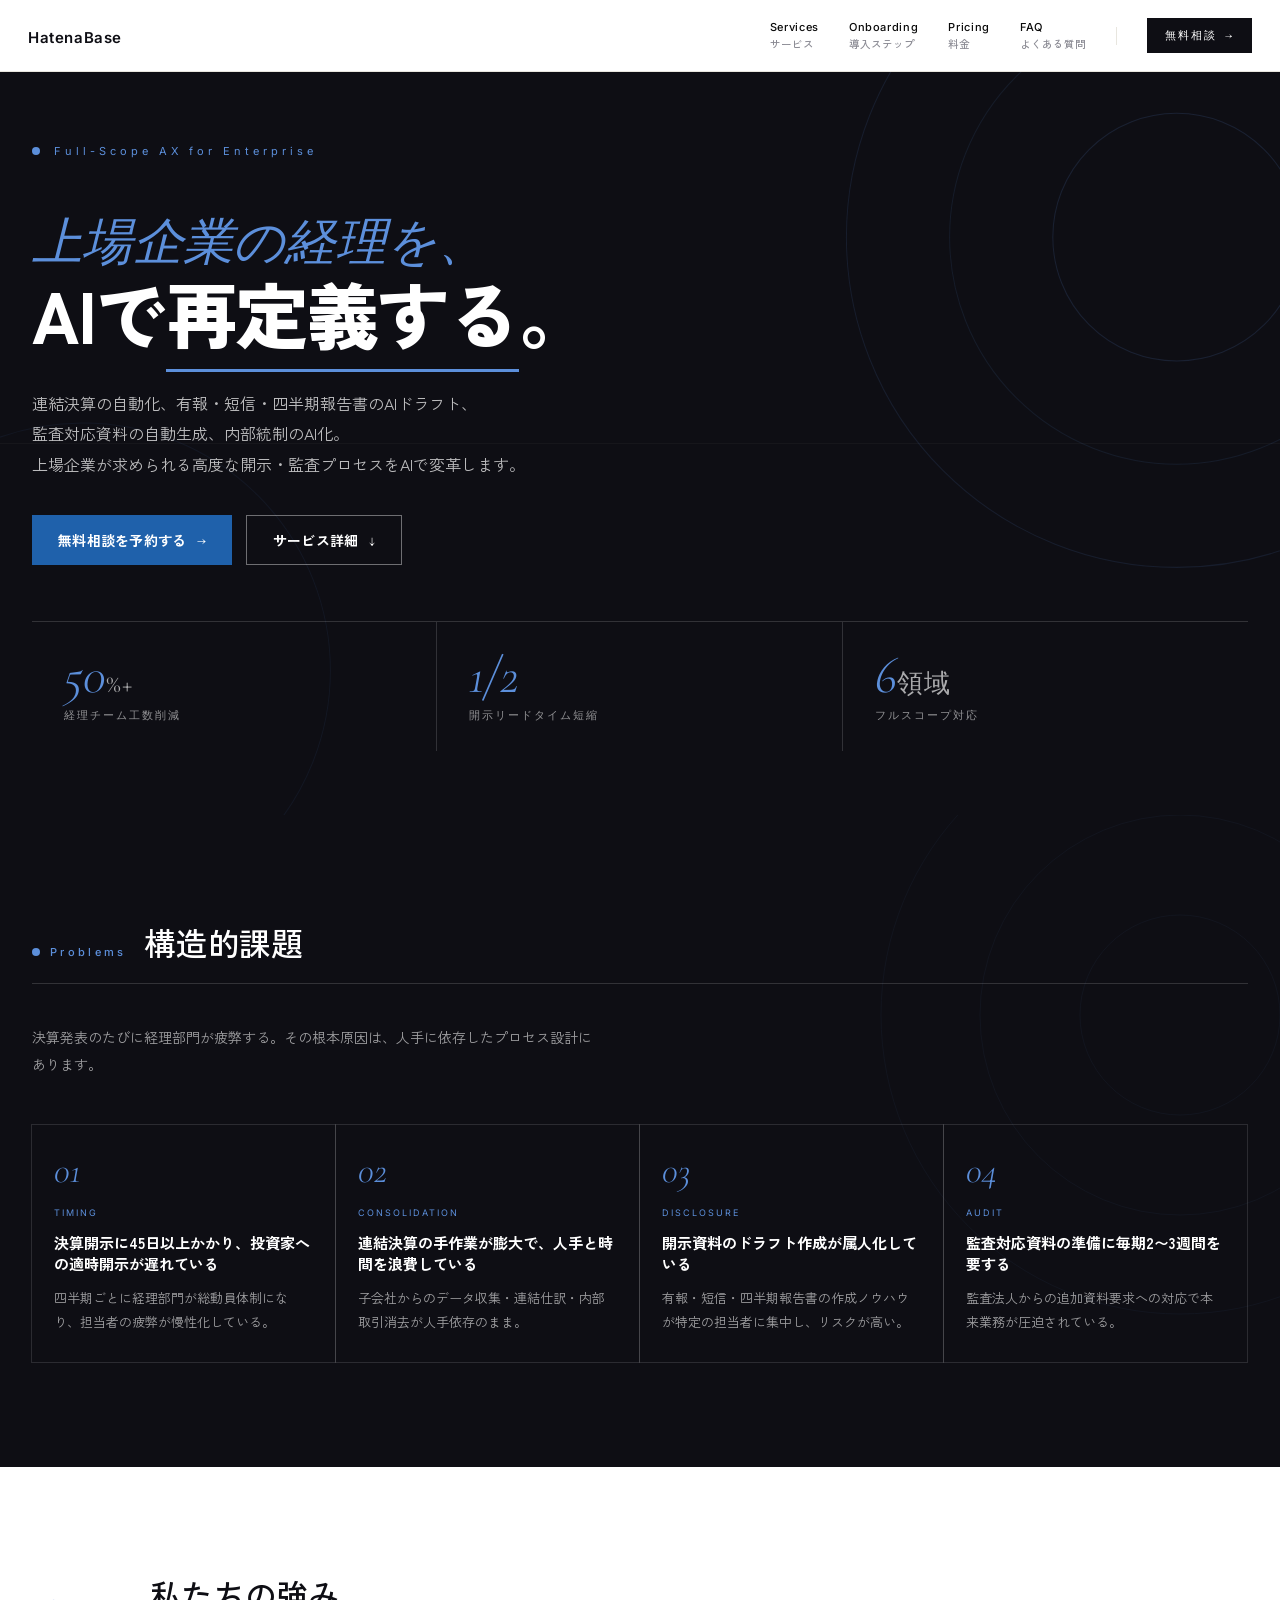
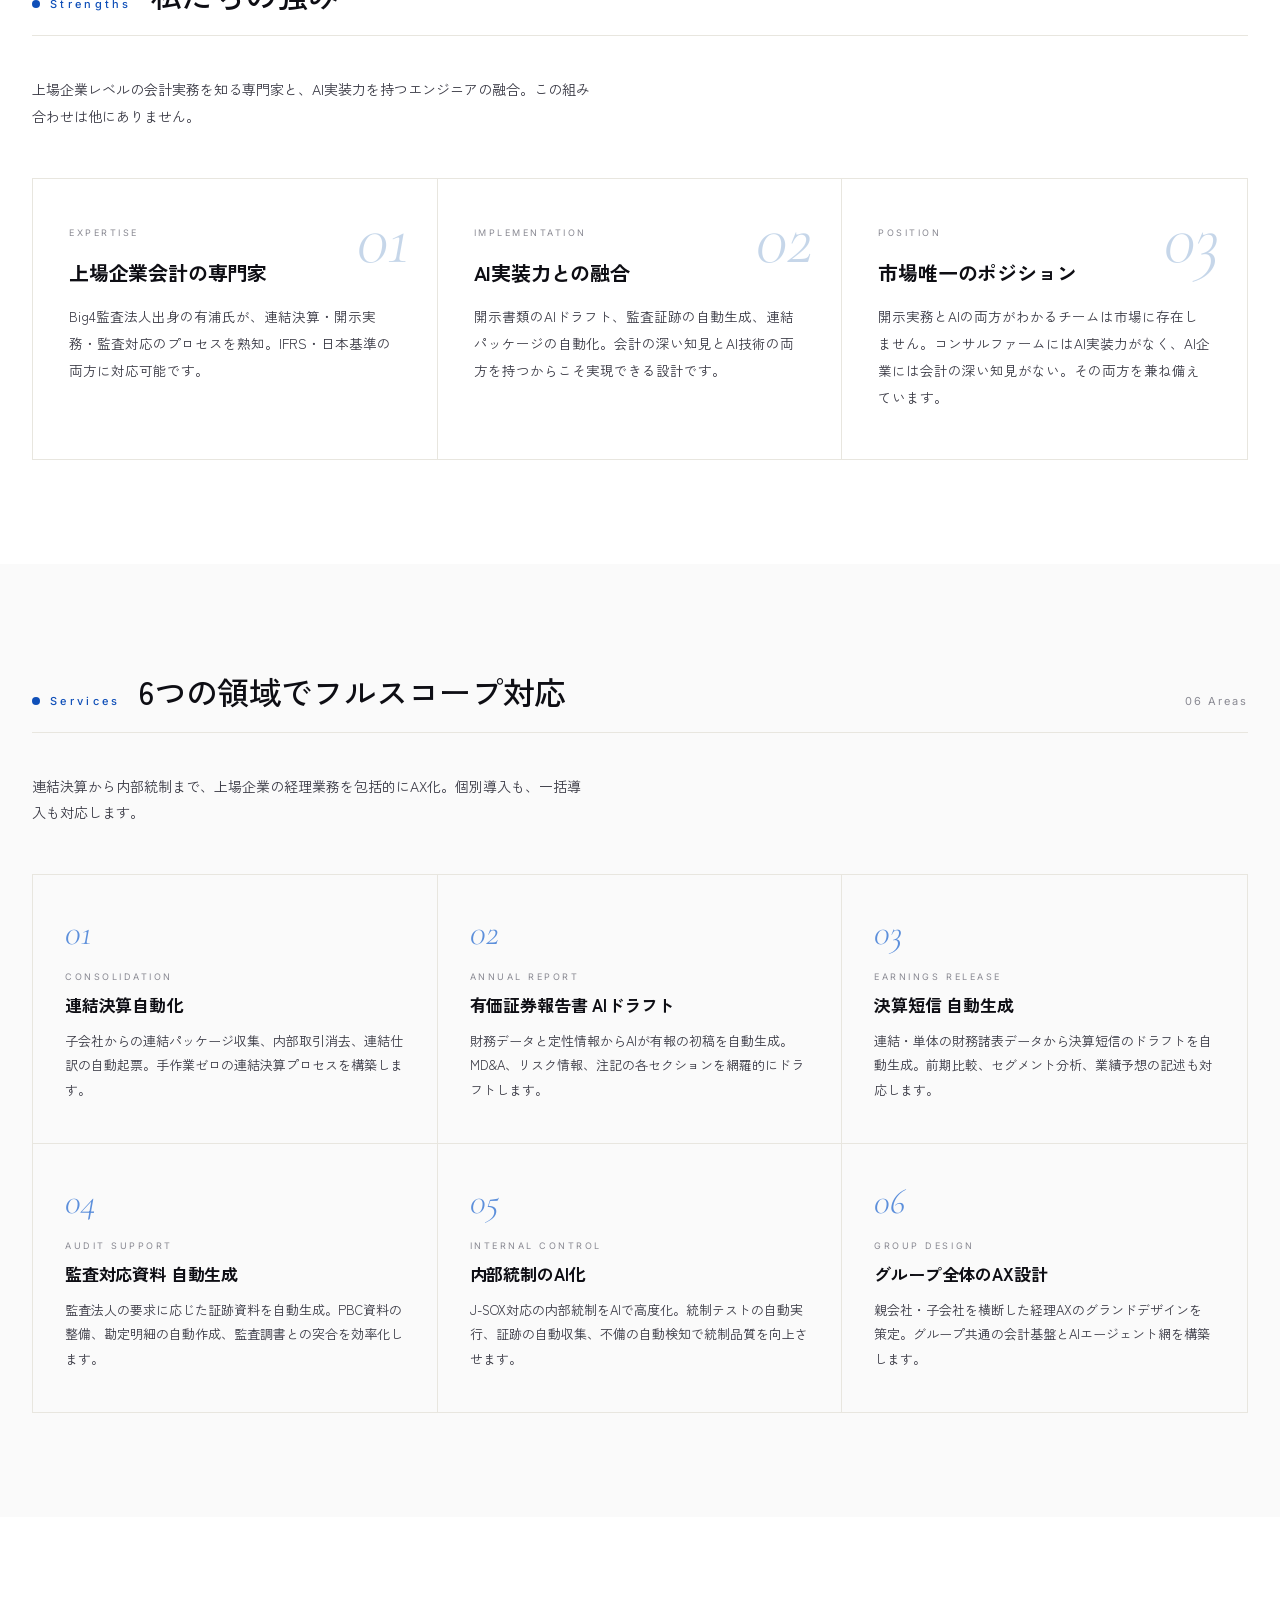
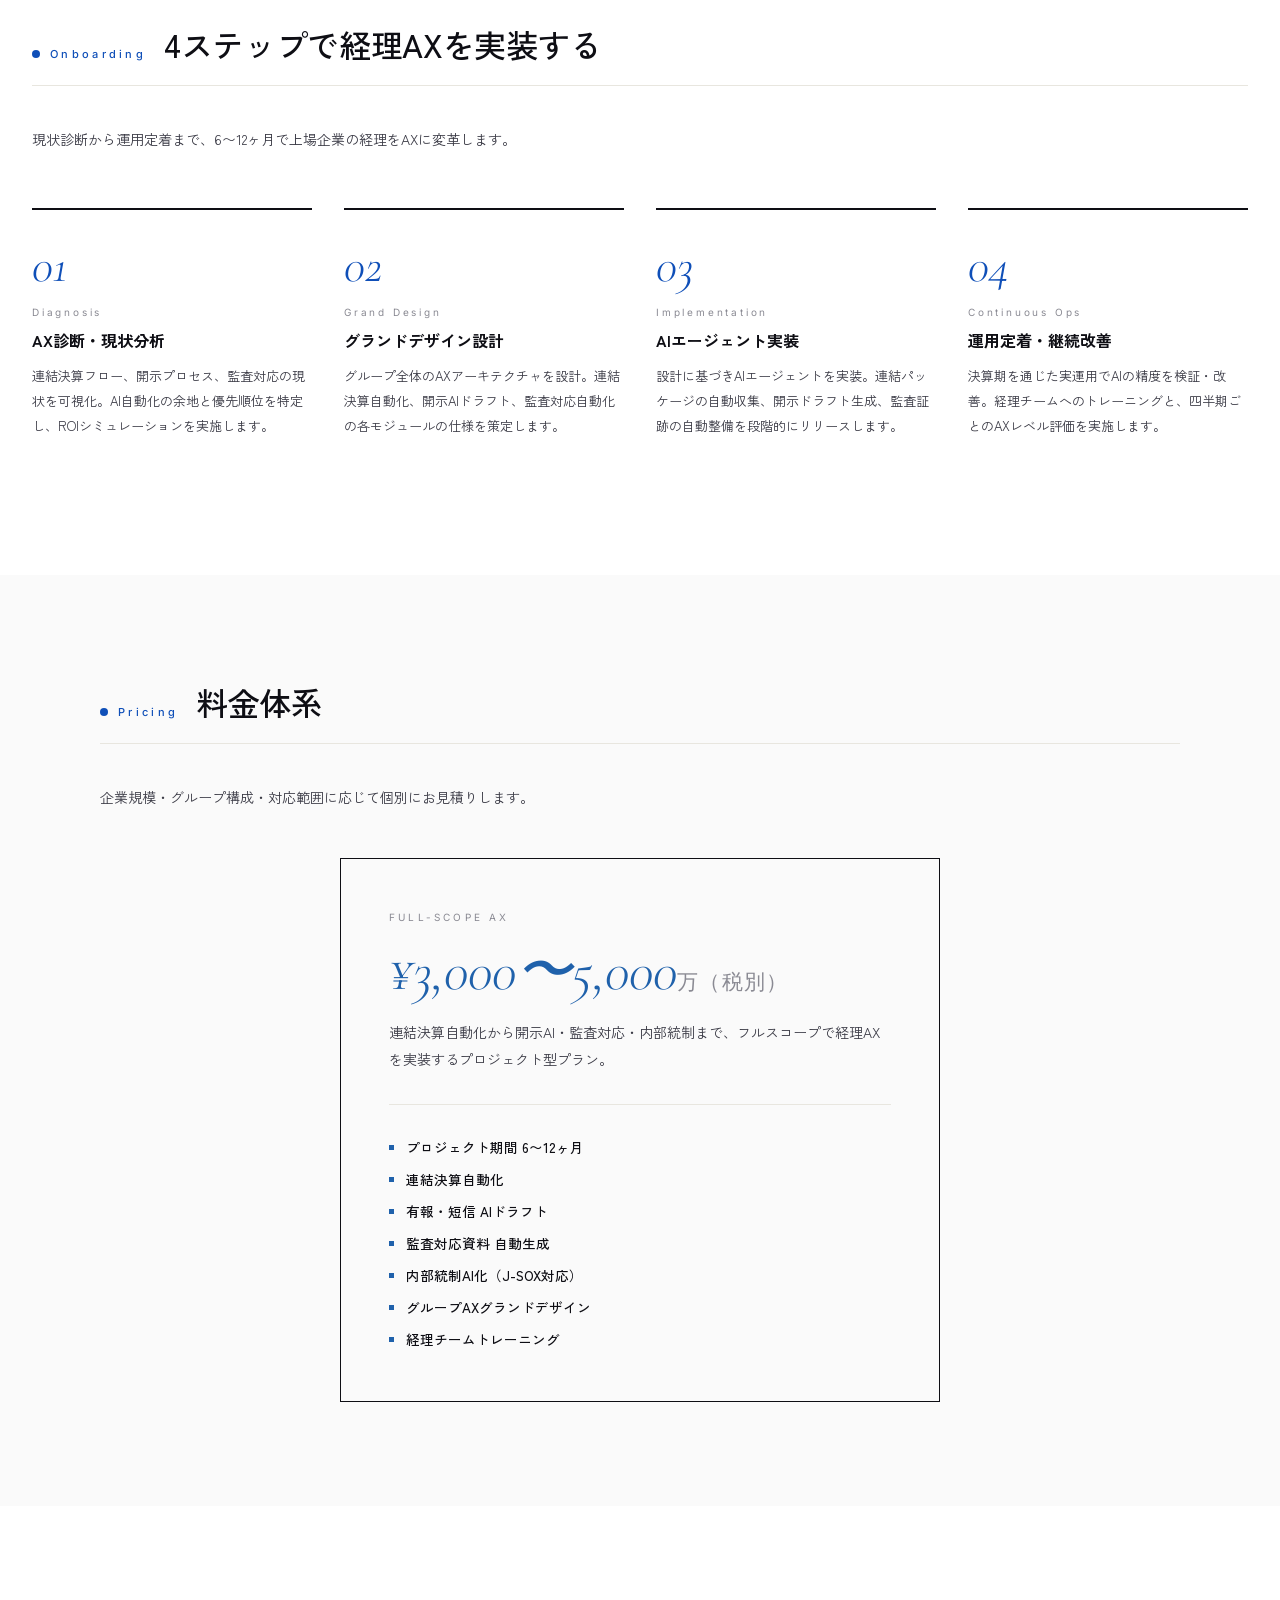
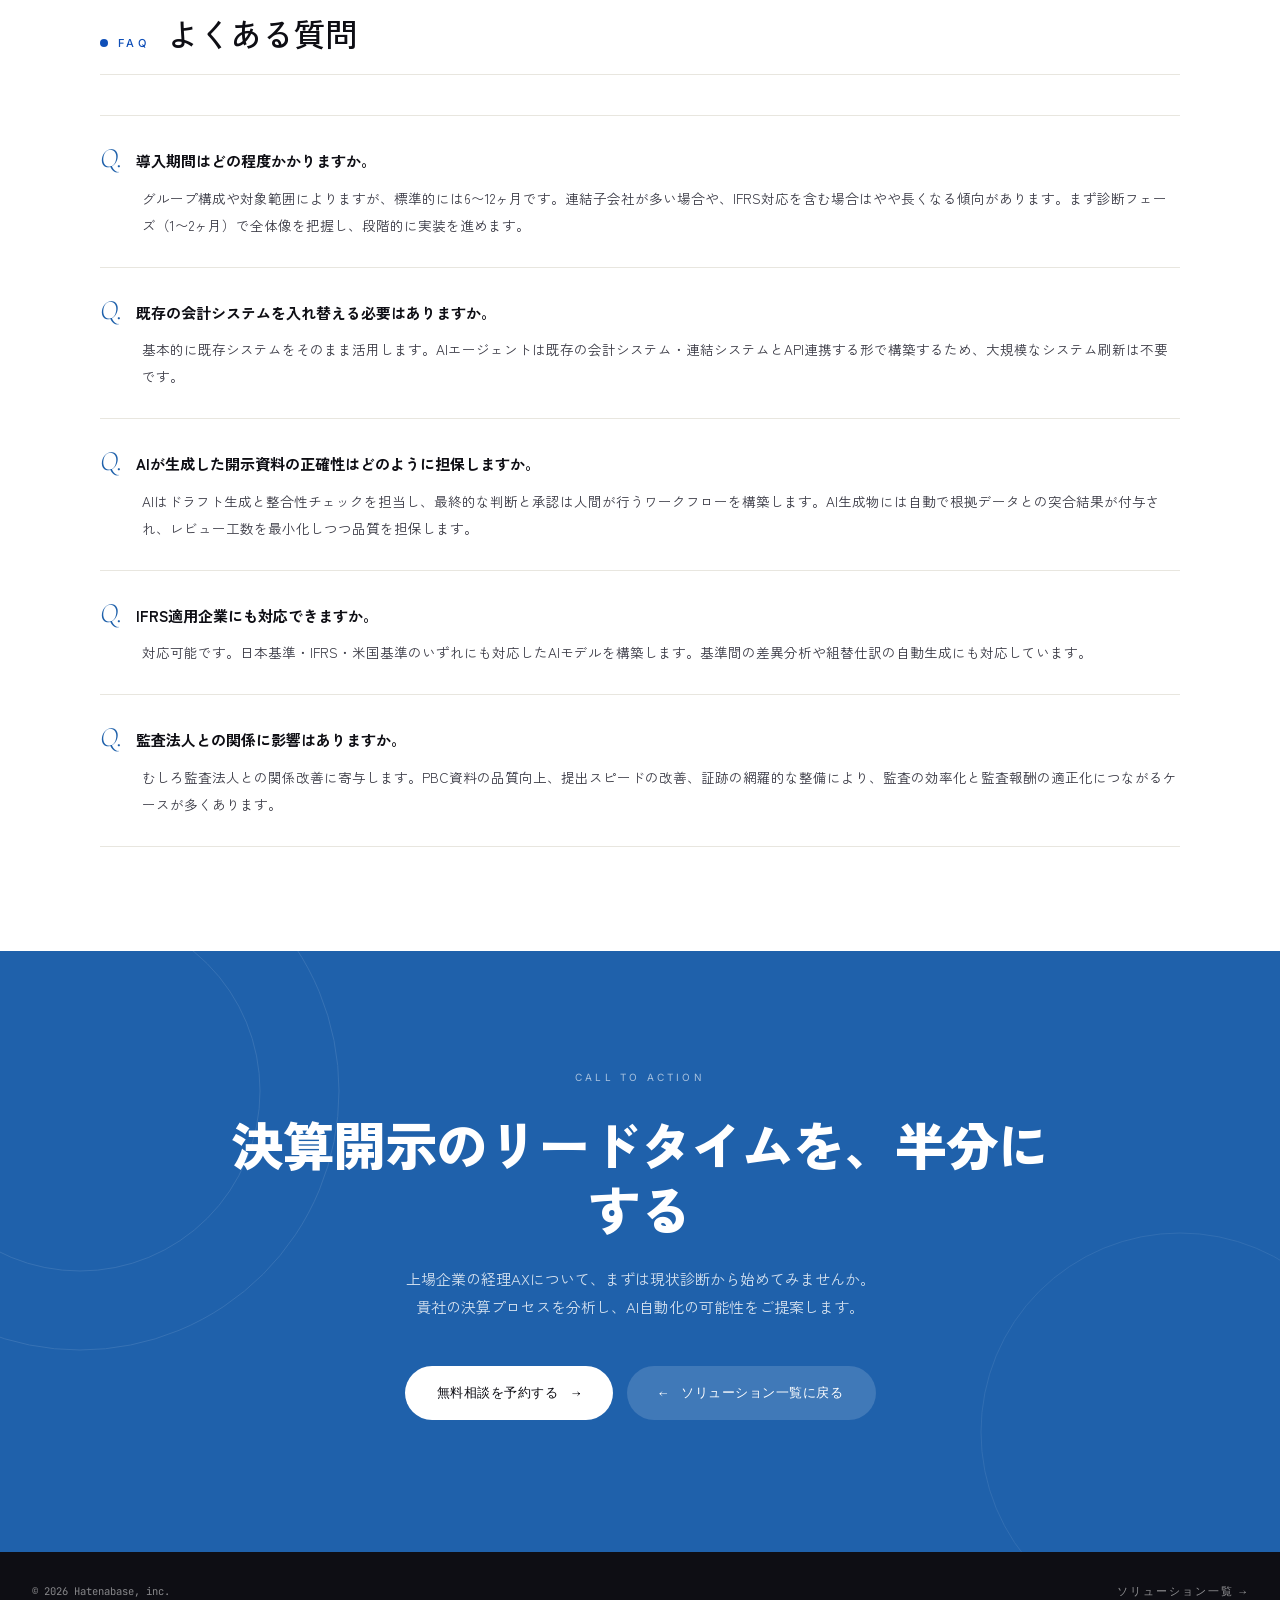
<file: lp/ax-premium/index.html>
<!DOCTYPE html>
<html lang="ja">
<head>
<meta charset="utf-8"/>
<meta name="viewport" content="width=device-width, initial-scale=1.0"/>
<title>経理AX Premium — フルスコープAX | はてなベース株式会社</title>
<link rel="stylesheet" href="../../css/miyazawa.css"/>
<style>
  /* ── Page-local overrides ── */

  /* Hero dark overlay variant */
  .hb-hero-premium {
    background: #0E0E14;
    color: #fff;
  }
  .hb-hero-premium .hb-hero-display { color: #fff; }
  .hb-hero-premium .hb-hero-display em { color: #5C8FDB; }
  .hb-hero-premium .hb-hero-display .hb-accent { border-bottom-color: #5C8FDB; }
  .hb-hero-premium .hb-hero-body p { color: rgba(255,255,255,.72); }
  .hb-hero-premium .hb-scroll-indicator { color: #fff; }
  .hb-hero-premium .hb-scroll-indicator::before { background: #fff; }
  .hb-hero-premium .hb-hero-badge { color: #5C8FDB; }
  .hb-hero-premium .hb-hero-badge::before { background: #5C8FDB; }

  /* Metrics strip */
  .hb-metrics {
    display: grid;
    grid-template-columns: repeat(3, 1fr);
    gap: 0;
    border-top: 1px solid rgba(255,255,255,.15);
    margin-top: 56px;
  }
  .hb-metric {
    padding: 28px 32px;
    border-right: 1px solid rgba(255,255,255,.15);
  }
  .hb-metric:last-child { border-right: none; }
  .hb-metric-val {
    font-family: "Cormorant Garamond", "Times New Roman", serif;
    font-style: italic; font-weight: 300;
    font-size: 52px; line-height: 1;
    color: #5C8FDB; margin-bottom: 6px;
  }
  .hb-metric-val small {
    font-size: .5em; font-style: normal; letter-spacing: .04em;
    color: rgba(255,255,255,.65);
  }
  .hb-metric-label {
    font-family: Inter, system-ui, sans-serif;
    font-size: 11px; letter-spacing: .18em;
    color: rgba(255,255,255,.55);
  }

  /* Problems section */
  .hb-problems-section {
    padding: 104px 32px;
    background: #0E0E14;
    color: #fff;
    position: relative;
    overflow: hidden;
  }
  .hb-problems-section .hb-section-head {
    border-bottom-color: rgba(255,255,255,.15);
  }
  .hb-problems-section .hb-section-head-en { color: #5C8FDB; }
  .hb-problems-section .hb-section-head-en::before { background: #5C8FDB; }
  .hb-problems-section .hb-section-head-jp { color: #fff; }
  .hb-problems-subtitle {
    font-size: 14px; line-height: 1.9;
    color: rgba(255,255,255,.6);
    max-width: 560px;
    margin-bottom: 48px;
  }

  /* Strengths numbered blocks */
  .hb-strengths-grid {
    display: grid;
    grid-template-columns: repeat(3, 1fr);
    gap: 0;
    border: 1px solid #E8E6DF;
  }
  .hb-strength-block {
    padding: 48px 36px;
    border-right: 1px solid #E8E6DF;
    position: relative;
  }
  .hb-strength-block:last-child { border-right: none; }
  .hb-strength-block-num {
    font-family: "Cormorant Garamond", "Times New Roman", serif;
    font-style: italic; font-weight: 300;
    font-size: 72px; line-height: 1;
    color: #1F61AB; opacity: .25;
    position: absolute; top: 24px; right: 28px;
  }
  .hb-strength-block-en {
    font-family: Inter, system-ui, sans-serif;
    font-size: 9px; letter-spacing: .28em;
    color: #8A8A93; margin-bottom: 20px;
    text-transform: uppercase;
  }
  .hb-strength-block-title {
    font-family: "Zen Kaku Gothic New", "Noto Sans JP", sans-serif;
    font-weight: 700; font-size: 20px;
    letter-spacing: -.01em; color: #0E0E14;
    margin: 0 0 16px;
  }
  .hb-strength-block-desc {
    font-size: 13.5px; line-height: 2;
    color: #3A3A45; margin: 0;
  }

  /* Services grid */
  .hb-services-grid {
    display: grid;
    grid-template-columns: repeat(3, 1fr);
    gap: 0;
    border: 1px solid #E8E6DF;
  }
  .hb-service-item {
    padding: 40px 32px;
    border-right: 1px solid #E8E6DF;
    border-bottom: 1px solid #E8E6DF;
    position: relative;
    transition: background .3s;
  }
  .hb-service-item:hover { background: #F4F8FD; }
  .hb-service-item:nth-child(3n) { border-right: none; }
  .hb-service-item:nth-child(4),
  .hb-service-item:nth-child(5),
  .hb-service-item:nth-child(6) { border-bottom: none; }
  .hb-service-num {
    font-family: "Cormorant Garamond", "Times New Roman", serif;
    font-style: italic; font-weight: 300;
    font-size: 36px; color: #5C8FDB;
    line-height: 1; margin-bottom: 20px;
  }
  .hb-service-en {
    font-family: Inter, system-ui, sans-serif;
    font-size: 9px; letter-spacing: .28em;
    color: #8A8A93; margin-bottom: 10px;
    text-transform: uppercase;
  }
  .hb-service-title {
    font-family: "Zen Kaku Gothic New", "Noto Sans JP", sans-serif;
    font-weight: 700; font-size: 17px;
    letter-spacing: -.01em; color: #0E0E14;
    margin: 0 0 12px;
  }
  .hb-service-desc {
    font-size: 13px; line-height: 1.9;
    color: #3A3A45; margin: 0;
  }

  /* Onboarding / approach */
  .hb-onboard-section { background: #FAFAFA; }

  /* Pricing — single centered card */
  .hb-pricing-wrap {
    display: flex;
    justify-content: center;
    margin-top: 48px;
  }
  .hb-pricing-card {
    width: 100%;
    max-width: 600px;
    border: 1px solid #0E0E14;
    padding: 52px 48px;
  }
  .hb-pricing-label {
    font-family: Inter, system-ui, sans-serif;
    font-size: 10px; letter-spacing: .32em;
    color: #8A8A93; margin-bottom: 20px;
    text-transform: uppercase;
  }
  .hb-pricing-price {
    font-family: "Cormorant Garamond", "Times New Roman", serif;
    font-style: italic; font-weight: 300;
    font-size: 56px; line-height: 1;
    color: #1F61AB; margin-bottom: 20px;
  }
  .hb-pricing-price small {
    font-size: .38em; font-style: normal;
    color: #8A8A93; letter-spacing: .06em;
  }
  .hb-pricing-desc {
    font-size: 14px; line-height: 1.9;
    color: #3A3A45; margin-bottom: 32px;
    padding-bottom: 32px;
    border-bottom: 1px solid #E8E6DF;
  }
  .hb-pricing-features {
    list-style: none; margin: 0; padding: 0;
    display: grid; gap: 12px;
  }
  .hb-pricing-features li {
    display: flex; align-items: center; gap: 12px;
    font-size: 13.5px; color: #0E0E14; font-weight: 500;
  }
  .hb-pricing-features li::before {
    content: '';
    display: inline-block; width: 5px; height: 5px;
    background: #1F61AB; flex-shrink: 0;
  }

  /* FAQ */
  .hb-faq-list {
    display: grid; gap: 0;
    border-top: 1px solid #E8E6DF;
  }
  .hb-faq-item {
    padding: 28px 0;
    border-bottom: 1px solid #E8E6DF;
  }
  .hb-faq-q {
    display: flex; align-items: baseline; gap: 14px;
    margin-bottom: 12px;
  }
  .hb-faq-qmark {
    font-family: "Cormorant Garamond", "Times New Roman", serif;
    font-style: italic; font-weight: 300;
    font-size: 28px; color: #1F61AB; line-height: 1;
    flex-shrink: 0;
  }
  .hb-faq-question {
    font-family: "Zen Kaku Gothic New", "Noto Sans JP", sans-serif;
    font-weight: 700; font-size: 15px;
    color: #0E0E14; line-height: 1.5;
  }
  .hb-faq-answer {
    font-size: 13.5px; line-height: 2;
    color: #3A3A45; margin: 0;
    padding-left: 42px;
  }

  /* CTA section */
  .hb-cta-prem {
    padding: 120px 32px 132px;
    background: #1F61AB;
    color: #fff;
    position: relative;
    overflow: hidden;
    text-align: center;
  }
  .hb-cta-prem-inner {
    max-width: 860px;
    margin: 0 auto;
    position: relative;
  }
  .hb-cta-prem-en {
    font-family: Inter, system-ui, sans-serif;
    font-size: 10px; letter-spacing: .32em;
    color: rgba(255,255,255,.6);
    margin-bottom: 28px;
    text-transform: uppercase;
  }
  .hb-cta-prem-title {
    font-family: "Zen Kaku Gothic New", "Noto Sans JP", sans-serif;
    font-weight: 900; font-size: clamp(28px, 4.5vw, 52px);
    line-height: 1.25; letter-spacing: -.02em;
    color: #fff; margin: 0 0 24px;
  }
  .hb-cta-prem-body {
    font-size: 15px; line-height: 1.9;
    color: rgba(255,255,255,.8);
    margin: 0 0 44px;
  }
  .hb-cta-prem-actions {
    display: flex; flex-wrap: wrap;
    justify-content: center; gap: 14px;
  }

  /* compact footer */
  .hb-footer-compact {
    padding: 32px;
    background: #0E0E14;
    color: rgba(255,255,255,.5);
    display: flex;
    justify-content: space-between;
    align-items: center;
    flex-wrap: wrap;
    gap: 12px;
  }
  .hb-footer-compact-copy {
    font-family: "JetBrains Mono", monospace;
    font-size: 10.5px;
  }
  .hb-footer-compact-link {
    font-family: Inter, system-ui, sans-serif;
    font-size: 11px; letter-spacing: .18em;
    color: rgba(255,255,255,.55);
    text-decoration: none;
    transition: color .25s;
  }
  .hb-footer-compact-link:hover { color: #fff; }

  /* Responsive additions */
  @media (max-width: 880px) {
    .hb-metrics { grid-template-columns: 1fr; }
    .hb-metric { border-right: none; border-bottom: 1px solid rgba(255,255,255,.15); }
    .hb-metric:last-child { border-bottom: none; }
    .hb-strengths-grid { grid-template-columns: 1fr; }
    .hb-strength-block { border-right: none; border-bottom: 1px solid #E8E6DF; }
    .hb-strength-block:last-child { border-bottom: none; }
    .hb-services-grid { grid-template-columns: 1fr; }
    .hb-service-item { border-right: none; border-bottom: 1px solid #E8E6DF; }
    .hb-service-item:last-child { border-bottom: none; }
    .hb-service-item:nth-child(4),
    .hb-service-item:nth-child(5) { border-bottom: 1px solid #E8E6DF; }
    .hb-pricing-card { padding: 36px 24px; }
    .hb-problems-section { padding: 64px 20px; }
    .hb-cta-prem { padding: 72px 20px; }
    .hb-footer-compact { padding: 24px 20px; }
  }
</style>
</head>
<body>

<!-- ===== HEADER ===== -->
<header class="hb-header">
  <a href="../../index.html" class="hb-header-logo">
    <span style="font-family:Inter,sans-serif;font-size:15px;font-weight:600;letter-spacing:.04em;color:#0E0E14;">HatenaBase</span>
  </a>
  <nav class="hb-pc-nav">
    <a href="#services" class="hb-nav-item">
      <span class="hb-nav-en">Services</span>
      <span class="hb-nav-jp">サービス</span>
      <span class="hb-nav-underline"></span>
    </a>
    <a href="#onboarding" class="hb-nav-item">
      <span class="hb-nav-en">Onboarding</span>
      <span class="hb-nav-jp">導入ステップ</span>
      <span class="hb-nav-underline"></span>
    </a>
    <a href="#pricing" class="hb-nav-item">
      <span class="hb-nav-en">Pricing</span>
      <span class="hb-nav-jp">料金</span>
      <span class="hb-nav-underline"></span>
    </a>
    <a href="#faq" class="hb-nav-item">
      <span class="hb-nav-en">FAQ</span>
      <span class="hb-nav-jp">よくある質問</span>
      <span class="hb-nav-underline"></span>
    </a>
    <div class="hb-nav-divider"></div>
    <a href="#contact" class="hb-contact-btn">
      無料相談 <span class="hb-arrow">&rarr;</span>
    </a>
  </nav>
  <button class="hb-mb-burger" aria-label="メニュー">
    <svg width="18" height="14" viewBox="0 0 18 14" fill="none">
      <rect width="18" height="2" fill="#0E0E14"/>
      <rect y="6" width="18" height="2" fill="#0E0E14"/>
      <rect y="12" width="18" height="2" fill="#0E0E14"/>
    </svg>
  </button>
</header>

<!-- ===== HERO ===== -->
<section class="hb-hero hb-hero-premium">
  <!-- Decorative SVG circles -->
  <svg class="hb-hero-svg" viewBox="0 0 1440 720" fill="none" preserveAspectRatio="xMidYMid slice" aria-hidden="true">
    <circle cx="1240" cy="160" r="320" stroke="rgba(92,143,219,.12)" stroke-width="1"/>
    <circle cx="1240" cy="160" r="220" stroke="rgba(92,143,219,.1)" stroke-width="1"/>
    <circle cx="1240" cy="160" r="120" stroke="rgba(92,143,219,.15)" stroke-width="1"/>
    <circle cx="180" cy="580" r="240" stroke="rgba(92,143,219,.07)" stroke-width="1"/>
    <line x1="0" y1="360" x2="1440" y2="360" stroke="rgba(255,255,255,.03)" stroke-width="1"/>
  </svg>

  <div class="hb-section-inner" style="position:relative;">
    <div class="hb-hero-badge hb-up">Full-Scope AX for Enterprise</div>
    <h1 class="hb-hero-display hb-up" style="transition-delay:.08s">
      <em>上場企業の経理を、</em><br/>
      AIで<span class="hb-accent">再定義する</span>。
    </h1>
    <div class="hb-hero-body hb-up" style="transition-delay:.16s">
      <p>
        連結決算の自動化、有報・短信・四半期報告書のAIドラフト、<br/>
        監査対応資料の自動生成、内部統制のAI化。<br/>
        上場企業が求められる高度な開示・監査プロセスをAIで変革します。
      </p>
    </div>
    <div class="hb-hero-actions hb-up" style="transition-delay:.24s">
      <a href="#contact" class="hb-btn-primary">無料相談を予約する <span class="hb-arrow">&rarr;</span></a>
      <a href="#services" class="hb-btn-outline" style="color:#fff;border-color:rgba(255,255,255,.4);">サービス詳細 <span class="hb-arrow">&darr;</span></a>
    </div>

    <!-- Metrics -->
    <div class="hb-metrics hb-up" style="transition-delay:.32s">
      <div class="hb-metric">
        <div class="hb-metric-val">50<small>%+</small></div>
        <div class="hb-metric-label">経理チーム工数削減</div>
      </div>
      <div class="hb-metric">
        <div class="hb-metric-val">1/2</div>
        <div class="hb-metric-label">開示リードタイム短縮</div>
      </div>
      <div class="hb-metric">
        <div class="hb-metric-val">6<small>領域</small></div>
        <div class="hb-metric-label">フルスコープ対応</div>
      </div>
    </div>
  </div>
</section>

<!-- ===== PROBLEMS ===== -->
<section class="hb-problems-section">
  <!-- Decorative SVG -->
  <svg class="hb-deco-svg" style="right:-200px;top:-100px;width:600px;height:600px;opacity:.05" viewBox="0 0 600 600" aria-hidden="true">
    <circle cx="300" cy="300" r="299" stroke="#5C8FDB" stroke-width="1" fill="none"/>
    <circle cx="300" cy="300" r="200" stroke="#5C8FDB" stroke-width="1" fill="none"/>
    <circle cx="300" cy="300" r="100" stroke="#5C8FDB" stroke-width="1" fill="none"/>
  </svg>

  <div class="hb-section-inner">
    <div class="hb-section-head hb-up">
      <span class="hb-section-head-en">Problems</span>
      <span class="hb-section-head-jp">構造的課題</span>
    </div>
    <p class="hb-problems-subtitle hb-up" style="transition-delay:.08s">
      決算発表のたびに経理部門が疲弊する。その根本原因は、人手に依存したプロセス設計にあります。
    </p>
    <div class="hb-issue-grid">
      <div class="hb-issue-card hb-up">
        <div class="hb-issue-num">01</div>
        <div class="hb-issue-category">TIMING</div>
        <p style="font-family:'Zen Kaku Gothic New','Noto Sans JP',sans-serif;font-weight:700;font-size:15px;color:#fff;margin:0 0 12px;"><strong>決算開示に45日以上</strong>かかり、投資家への適時開示が遅れている</p>
        <p style="font-size:13px;line-height:1.85;color:rgba(255,255,255,.6);margin:0;">四半期ごとに経理部門が総動員体制になり、担当者の疲弊が慢性化している。</p>
      </div>
      <div class="hb-issue-card hb-up" style="transition-delay:.08s">
        <div class="hb-issue-num">02</div>
        <div class="hb-issue-category">CONSOLIDATION</div>
        <p style="font-family:'Zen Kaku Gothic New','Noto Sans JP',sans-serif;font-weight:700;font-size:15px;color:#fff;margin:0 0 12px;"><strong>連結決算の手作業が膨大</strong>で、人手と時間を浪費している</p>
        <p style="font-size:13px;line-height:1.85;color:rgba(255,255,255,.6);margin:0;">子会社からのデータ収集・連結仕訳・内部取引消去が人手依存のまま。</p>
      </div>
      <div class="hb-issue-card hb-up" style="transition-delay:.16s">
        <div class="hb-issue-num">03</div>
        <div class="hb-issue-category">DISCLOSURE</div>
        <p style="font-family:'Zen Kaku Gothic New','Noto Sans JP',sans-serif;font-weight:700;font-size:15px;color:#fff;margin:0 0 12px;"><strong>開示資料のドラフト作成が属人化</strong>している</p>
        <p style="font-size:13px;line-height:1.85;color:rgba(255,255,255,.6);margin:0;">有報・短信・四半期報告書の作成ノウハウが特定の担当者に集中し、リスクが高い。</p>
      </div>
      <div class="hb-issue-card hb-up" style="transition-delay:.24s">
        <div class="hb-issue-num">04</div>
        <div class="hb-issue-category">AUDIT</div>
        <p style="font-family:'Zen Kaku Gothic New','Noto Sans JP',sans-serif;font-weight:700;font-size:15px;color:#fff;margin:0 0 12px;"><strong>監査対応資料の準備に毎期2〜3週間</strong>を要する</p>
        <p style="font-size:13px;line-height:1.85;color:rgba(255,255,255,.6);margin:0;">監査法人からの追加資料要求への対応で本来業務が圧迫されている。</p>
      </div>
    </div>
  </div>
</section>

<!-- ===== STRENGTHS ===== -->
<section class="hb-section">
  <div class="hb-section-inner">
    <div class="hb-section-head hb-up">
      <span class="hb-section-head-en">Strengths</span>
      <span class="hb-section-head-jp">私たちの強み</span>
    </div>
    <p style="font-size:14px;line-height:1.9;color:#3A3A45;max-width:560px;margin-bottom:48px;" class="hb-up" style="transition-delay:.08s">
      上場企業レベルの会計実務を知る専門家と、AI実装力を持つエンジニアの融合。この組み合わせは他にありません。
    </p>
    <div class="hb-strengths-grid">
      <div class="hb-strength-block hb-up">
        <div class="hb-strength-block-num">01</div>
        <div class="hb-strength-block-en">Expertise</div>
        <h3 class="hb-strength-block-title">上場企業会計の専門家</h3>
        <p class="hb-strength-block-desc">Big4監査法人出身の有浦氏が、連結決算・開示実務・監査対応のプロセスを熟知。IFRS・日本基準の両方に対応可能です。</p>
      </div>
      <div class="hb-strength-block hb-up" style="transition-delay:.1s">
        <div class="hb-strength-block-num">02</div>
        <div class="hb-strength-block-en">Implementation</div>
        <h3 class="hb-strength-block-title">AI実装力との融合</h3>
        <p class="hb-strength-block-desc">開示書類のAIドラフト、監査証跡の自動生成、連結パッケージの自動化。会計の深い知見とAI技術の両方を持つからこそ実現できる設計です。</p>
      </div>
      <div class="hb-strength-block hb-up" style="transition-delay:.2s">
        <div class="hb-strength-block-num">03</div>
        <div class="hb-strength-block-en">Position</div>
        <h3 class="hb-strength-block-title">市場唯一のポジション</h3>
        <p class="hb-strength-block-desc">開示実務とAIの両方がわかるチームは市場に存在しません。コンサルファームにはAI実装力がなく、AI企業には会計の深い知見がない。その両方を兼ね備えています。</p>
      </div>
    </div>
  </div>
</section>

<!-- ===== SERVICES ===== -->
<section id="services" class="hb-section hb-section-alt">
  <div class="hb-section-inner">
    <div class="hb-section-head hb-up">
      <span class="hb-section-head-en">Services</span>
      <span class="hb-section-head-jp">6つの領域でフルスコープ対応</span>
      <span class="hb-section-head-count">06 Areas</span>
    </div>
    <p style="font-size:14px;line-height:1.9;color:#3A3A45;max-width:560px;margin-bottom:48px;" class="hb-up" style="transition-delay:.08s">
      連結決算から内部統制まで、上場企業の経理業務を包括的にAX化。個別導入も、一括導入も対応します。
    </p>
    <div class="hb-services-grid">
      <div class="hb-service-item hb-up">
        <div class="hb-service-num">01</div>
        <div class="hb-service-en">Consolidation</div>
        <h4 class="hb-service-title">連結決算自動化</h4>
        <p class="hb-service-desc">子会社からの連結パッケージ収集、内部取引消去、連結仕訳の自動起票。手作業ゼロの連結決算プロセスを構築します。</p>
      </div>
      <div class="hb-service-item hb-up" style="transition-delay:.07s">
        <div class="hb-service-num">02</div>
        <div class="hb-service-en">Annual Report</div>
        <h4 class="hb-service-title">有価証券報告書 AIドラフト</h4>
        <p class="hb-service-desc">財務データと定性情報からAIが有報の初稿を自動生成。MD&A、リスク情報、注記の各セクションを網羅的にドラフトします。</p>
      </div>
      <div class="hb-service-item hb-up" style="transition-delay:.14s">
        <div class="hb-service-num">03</div>
        <div class="hb-service-en">Earnings Release</div>
        <h4 class="hb-service-title">決算短信 自動生成</h4>
        <p class="hb-service-desc">連結・単体の財務諸表データから決算短信のドラフトを自動生成。前期比較、セグメント分析、業績予想の記述も対応します。</p>
      </div>
      <div class="hb-service-item hb-up" style="transition-delay:.07s">
        <div class="hb-service-num">04</div>
        <div class="hb-service-en">Audit Support</div>
        <h4 class="hb-service-title">監査対応資料 自動生成</h4>
        <p class="hb-service-desc">監査法人の要求に応じた証跡資料を自動生成。PBC資料の整備、勘定明細の自動作成、監査調書との突合を効率化します。</p>
      </div>
      <div class="hb-service-item hb-up" style="transition-delay:.14s">
        <div class="hb-service-num">05</div>
        <div class="hb-service-en">Internal Control</div>
        <h4 class="hb-service-title">内部統制のAI化</h4>
        <p class="hb-service-desc">J-SOX対応の内部統制をAIで高度化。統制テストの自動実行、証跡の自動収集、不備の自動検知で統制品質を向上させます。</p>
      </div>
      <div class="hb-service-item hb-up" style="transition-delay:.21s">
        <div class="hb-service-num">06</div>
        <div class="hb-service-en">Group Design</div>
        <h4 class="hb-service-title">グループ全体のAX設計</h4>
        <p class="hb-service-desc">親会社・子会社を横断した経理AXのグランドデザインを策定。グループ共通の会計基盤とAIエージェント網を構築します。</p>
      </div>
    </div>
  </div>
</section>

<!-- ===== ONBOARDING ===== -->
<section id="onboarding" class="hb-section">
  <div class="hb-section-inner">
    <div class="hb-section-head hb-up">
      <span class="hb-section-head-en">Onboarding</span>
      <span class="hb-section-head-jp">4ステップで経理AXを実装する</span>
    </div>
    <p style="font-size:14px;line-height:1.9;color:#3A3A45;max-width:560px;margin-bottom:56px;" class="hb-up" style="transition-delay:.08s">
      現状診断から運用定着まで、6〜12ヶ月で上場企業の経理をAXに変革します。
    </p>
    <div class="hb-approach-grid">
      <div class="hb-approach-card hb-up">
        <div class="hb-approach-num">01</div>
        <div class="hb-approach-en">Diagnosis</div>
        <h4 style="font-family:'Zen Kaku Gothic New','Noto Sans JP',sans-serif;font-weight:700;font-size:16px;color:#0E0E14;margin:10px 0 12px;">AX診断・現状分析</h4>
        <p style="font-size:13px;line-height:1.9;color:#3A3A45;margin:0;">連結決算フロー、開示プロセス、監査対応の現状を可視化。AI自動化の余地と優先順位を特定し、ROIシミュレーションを実施します。</p>
      </div>
      <div class="hb-approach-card hb-up" style="transition-delay:.08s">
        <div class="hb-approach-num">02</div>
        <div class="hb-approach-en">Grand Design</div>
        <h4 style="font-family:'Zen Kaku Gothic New','Noto Sans JP',sans-serif;font-weight:700;font-size:16px;color:#0E0E14;margin:10px 0 12px;">グランドデザイン設計</h4>
        <p style="font-size:13px;line-height:1.9;color:#3A3A45;margin:0;">グループ全体のAXアーキテクチャを設計。連結決算自動化、開示AIドラフト、監査対応自動化の各モジュールの仕様を策定します。</p>
      </div>
      <div class="hb-approach-card hb-up" style="transition-delay:.16s">
        <div class="hb-approach-num">03</div>
        <div class="hb-approach-en">Implementation</div>
        <h4 style="font-family:'Zen Kaku Gothic New','Noto Sans JP',sans-serif;font-weight:700;font-size:16px;color:#0E0E14;margin:10px 0 12px;">AIエージェント実装</h4>
        <p style="font-size:13px;line-height:1.9;color:#3A3A45;margin:0;">設計に基づきAIエージェントを実装。連結パッケージの自動収集、開示ドラフト生成、監査証跡の自動整備を段階的にリリースします。</p>
      </div>
      <div class="hb-approach-card hb-up" style="transition-delay:.24s">
        <div class="hb-approach-num">04</div>
        <div class="hb-approach-en">Continuous Ops</div>
        <h4 style="font-family:'Zen Kaku Gothic New','Noto Sans JP',sans-serif;font-weight:700;font-size:16px;color:#0E0E14;margin:10px 0 12px;">運用定着・継続改善</h4>
        <p style="font-size:13px;line-height:1.9;color:#3A3A45;margin:0;">決算期を通じた実運用でAIの精度を検証・改善。経理チームへのトレーニングと、四半期ごとのAXレベル評価を実施します。</p>
      </div>
    </div>
  </div>
</section>

<!-- ===== PRICING ===== -->
<section id="pricing" class="hb-section hb-section-alt">
  <div class="hb-section-inner hb-section-narrow">
    <div class="hb-section-head hb-up">
      <span class="hb-section-head-en">Pricing</span>
      <span class="hb-section-head-jp">料金体系</span>
    </div>
    <p style="font-size:14px;line-height:1.9;color:#3A3A45;max-width:480px;margin-bottom:0;" class="hb-up" style="transition-delay:.08s">
      企業規模・グループ構成・対応範囲に応じて個別にお見積りします。
    </p>
    <div class="hb-pricing-wrap">
      <div class="hb-pricing-card hb-up">
        <div class="hb-pricing-label">Full-Scope AX</div>
        <div class="hb-pricing-price">¥3,000〜5,000<small>万（税別）</small></div>
        <p class="hb-pricing-desc">連結決算自動化から開示AI・監査対応・内部統制まで、フルスコープで経理AXを実装するプロジェクト型プラン。</p>
        <ul class="hb-pricing-features">
          <li>プロジェクト期間 6〜12ヶ月</li>
          <li>連結決算自動化</li>
          <li>有報・短信 AIドラフト</li>
          <li>監査対応資料 自動生成</li>
          <li>内部統制AI化（J-SOX対応）</li>
          <li>グループAXグランドデザイン</li>
          <li>経理チームトレーニング</li>
        </ul>
      </div>
    </div>
  </div>
</section>

<!-- ===== FAQ ===== -->
<section id="faq" class="hb-section">
  <div class="hb-section-inner hb-section-narrow">
    <div class="hb-section-head hb-up">
      <span class="hb-section-head-en">FAQ</span>
      <span class="hb-section-head-jp">よくある質問</span>
    </div>
    <div class="hb-faq-list">
      <div class="hb-faq-item hb-up">
        <div class="hb-faq-q">
          <span class="hb-faq-qmark">Q.</span>
          <span class="hb-faq-question">導入期間はどの程度かかりますか。</span>
        </div>
        <p class="hb-faq-answer">グループ構成や対象範囲によりますが、標準的には6〜12ヶ月です。連結子会社が多い場合や、IFRS対応を含む場合はやや長くなる傾向があります。まず診断フェーズ（1〜2ヶ月）で全体像を把握し、段階的に実装を進めます。</p>
      </div>
      <div class="hb-faq-item hb-up" style="transition-delay:.06s">
        <div class="hb-faq-q">
          <span class="hb-faq-qmark">Q.</span>
          <span class="hb-faq-question">既存の会計システムを入れ替える必要はありますか。</span>
        </div>
        <p class="hb-faq-answer">基本的に既存システムをそのまま活用します。AIエージェントは既存の会計システム・連結システムとAPI連携する形で構築するため、大規模なシステム刷新は不要です。</p>
      </div>
      <div class="hb-faq-item hb-up" style="transition-delay:.12s">
        <div class="hb-faq-q">
          <span class="hb-faq-qmark">Q.</span>
          <span class="hb-faq-question">AIが生成した開示資料の正確性はどのように担保しますか。</span>
        </div>
        <p class="hb-faq-answer">AIはドラフト生成と整合性チェックを担当し、最終的な判断と承認は人間が行うワークフローを構築します。AI生成物には自動で根拠データとの突合結果が付与され、レビュー工数を最小化しつつ品質を担保します。</p>
      </div>
      <div class="hb-faq-item hb-up" style="transition-delay:.18s">
        <div class="hb-faq-q">
          <span class="hb-faq-qmark">Q.</span>
          <span class="hb-faq-question">IFRS適用企業にも対応できますか。</span>
        </div>
        <p class="hb-faq-answer">対応可能です。日本基準・IFRS・米国基準のいずれにも対応したAIモデルを構築します。基準間の差異分析や組替仕訳の自動生成にも対応しています。</p>
      </div>
      <div class="hb-faq-item hb-up" style="transition-delay:.24s">
        <div class="hb-faq-q">
          <span class="hb-faq-qmark">Q.</span>
          <span class="hb-faq-question">監査法人との関係に影響はありますか。</span>
        </div>
        <p class="hb-faq-answer">むしろ監査法人との関係改善に寄与します。PBC資料の品質向上、提出スピードの改善、証跡の網羅的な整備により、監査の効率化と監査報酬の適正化につながるケースが多くあります。</p>
      </div>
    </div>
  </div>
</section>

<!-- ===== CTA ===== -->
<section id="contact" class="hb-cta-prem">
  <!-- Decorative SVG -->
  <svg class="hb-deco-svg" style="left:-180px;top:-120px;width:520px;height:520px;opacity:.1" viewBox="0 0 520 520" aria-hidden="true">
    <circle cx="260" cy="260" r="259" stroke="#fff" stroke-width="1" fill="none"/>
    <circle cx="260" cy="260" r="180" stroke="#fff" stroke-width="1" fill="none"/>
  </svg>
  <svg class="hb-deco-svg" style="right:-100px;bottom:-80px;width:400px;height:400px;opacity:.08" viewBox="0 0 400 400" aria-hidden="true">
    <circle cx="200" cy="200" r="199" stroke="#fff" stroke-width="1" fill="none"/>
  </svg>

  <div class="hb-cta-prem-inner">
    <div class="hb-cta-prem-en hb-up">Call to Action</div>
    <h2 class="hb-cta-prem-title hb-up" style="transition-delay:.08s">
      決算開示のリードタイムを、半分にする
    </h2>
    <p class="hb-cta-prem-body hb-up" style="transition-delay:.16s">
      上場企業の経理AXについて、まずは現状診断から始めてみませんか。<br/>
      貴社の決算プロセスを分析し、AI自動化の可能性をご提案します。
    </p>
    <div class="hb-cta-prem-actions hb-up" style="transition-delay:.24s">
      <a href="mailto:info@hatenabase.jp" class="hb-cta hb-cta-white">
        無料相談を予約する <span class="hb-arrow">&rarr;</span>
      </a>
      <a href="../../accounting/index.html" class="hb-cta" style="background:rgba(255,255,255,.15);color:#fff;border-radius:999px;">
        <span class="hb-arrow">&larr;</span> ソリューション一覧に戻る
      </a>
    </div>
  </div>
</section>

<!-- ===== FOOTER ===== -->
<footer class="hb-footer-compact">
  <span class="hb-footer-compact-copy">&copy; 2026 Hatenabase, inc.</span>
  <a href="../../accounting/index.html" class="hb-footer-compact-link">
    ソリューション一覧 <span class="hb-arrow">&rarr;</span>
  </a>
</footer>

<script>
(function () {
  'use strict';
  var observer = new IntersectionObserver(function (entries) {
    entries.forEach(function (e) {
      if (e.isIntersecting) {
        e.target.classList.add('is-in');
        observer.unobserve(e.target);
      }
    });
  }, { threshold: 0.12 });

  document.querySelectorAll('.hb-up').forEach(function (el) {
    observer.observe(el);
  });
}());
</script>
</body>
</html>
</file>
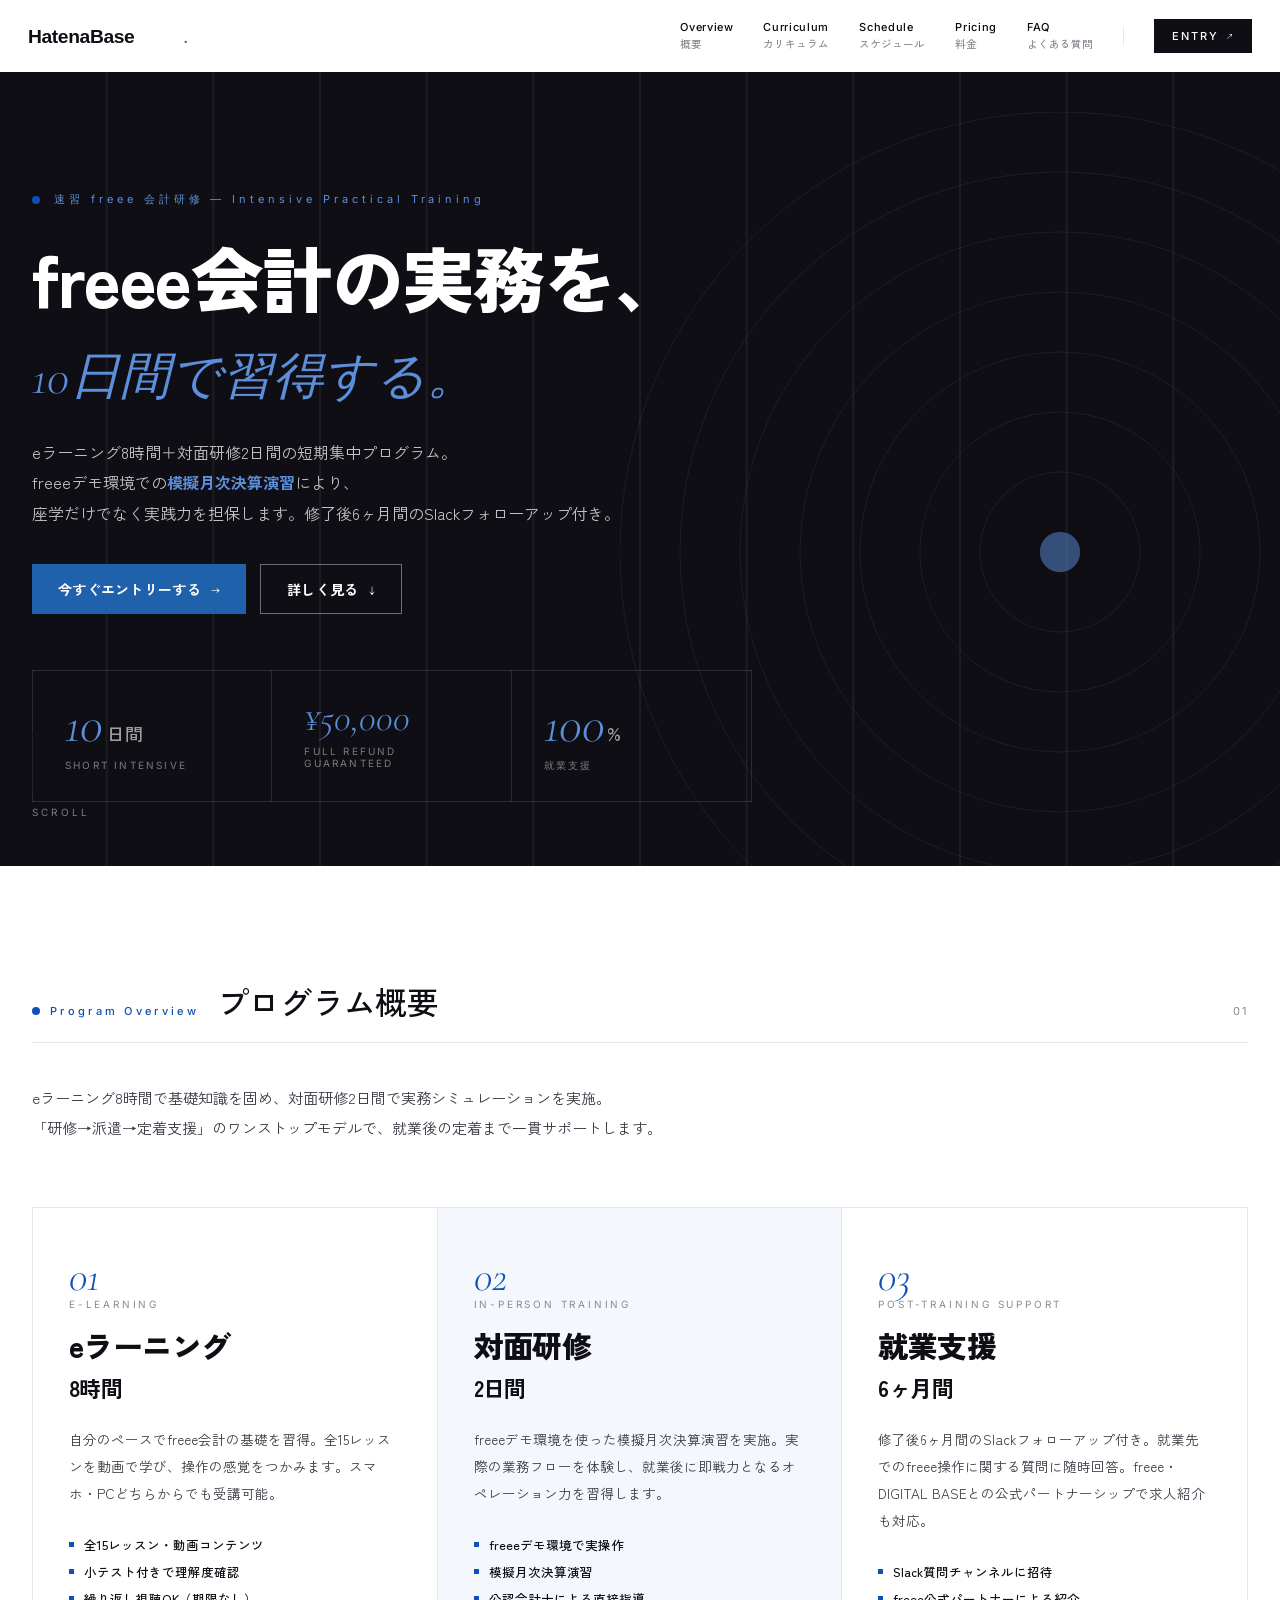
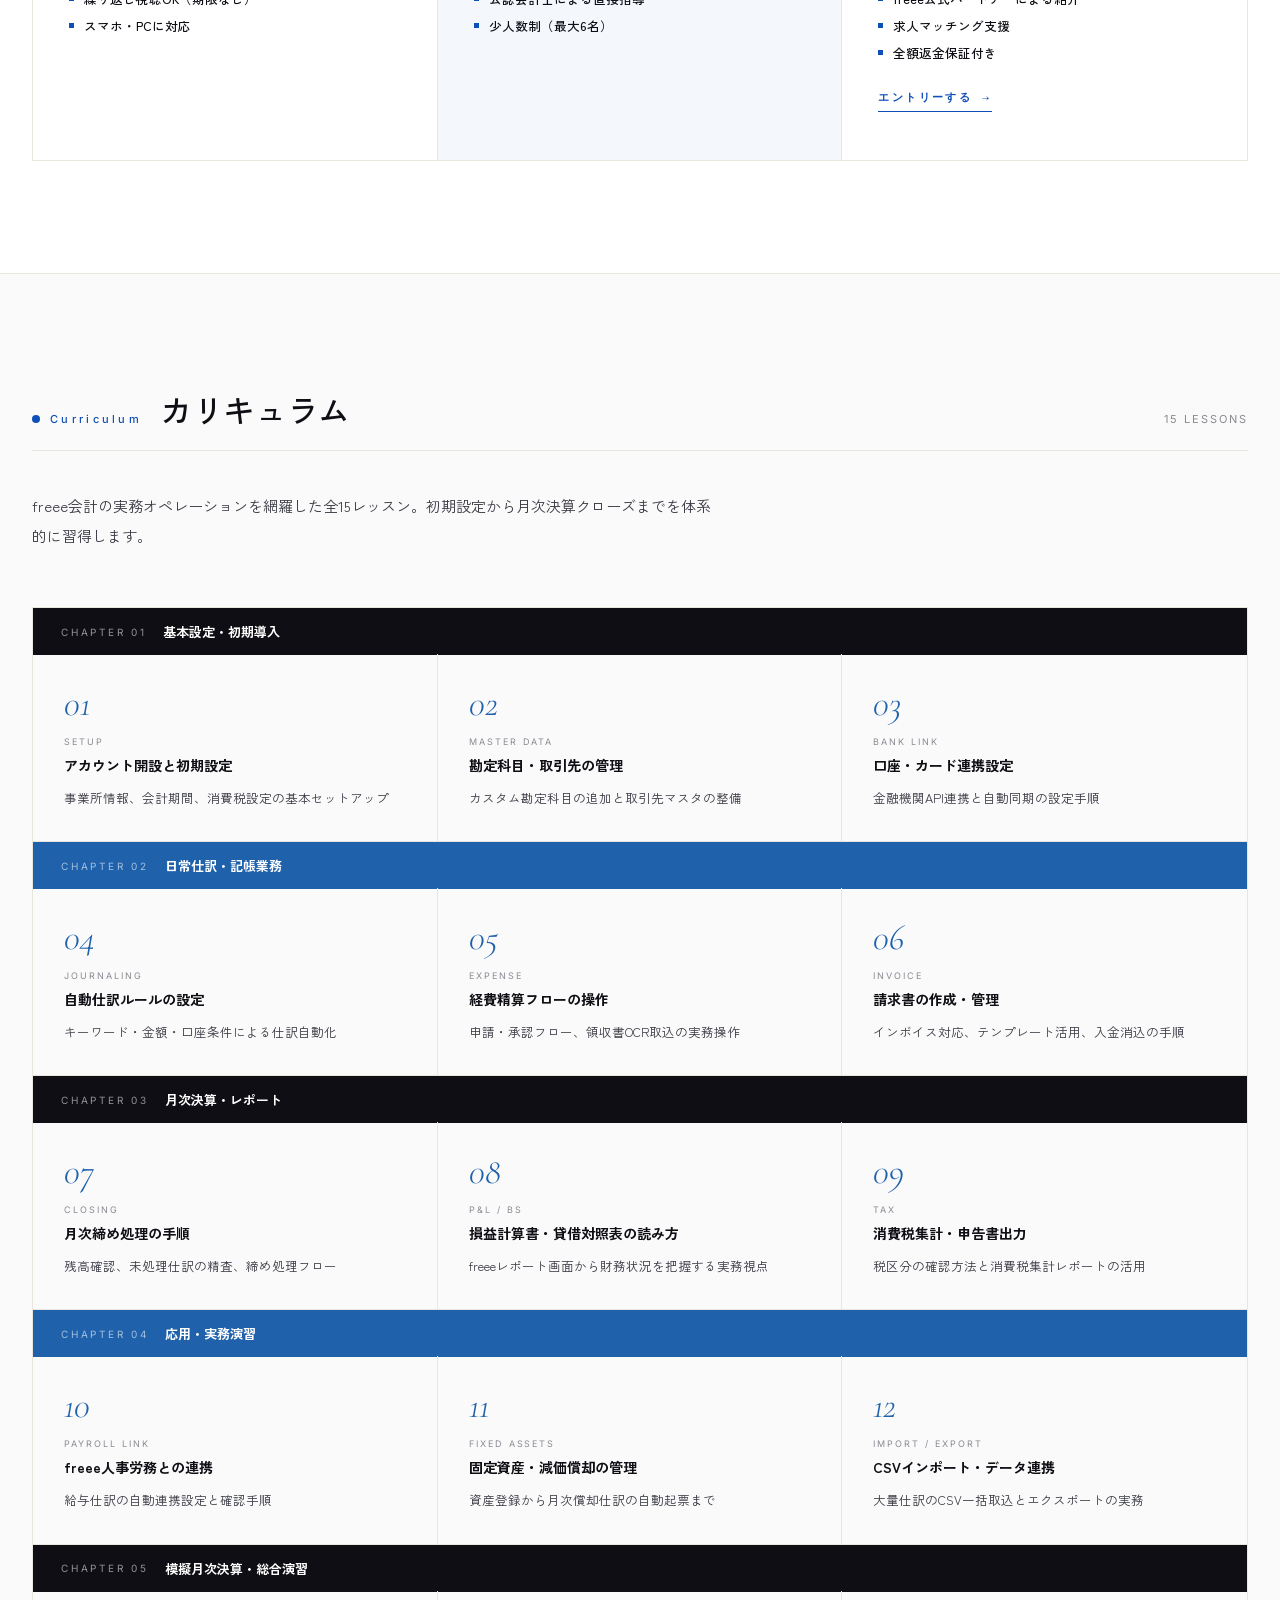
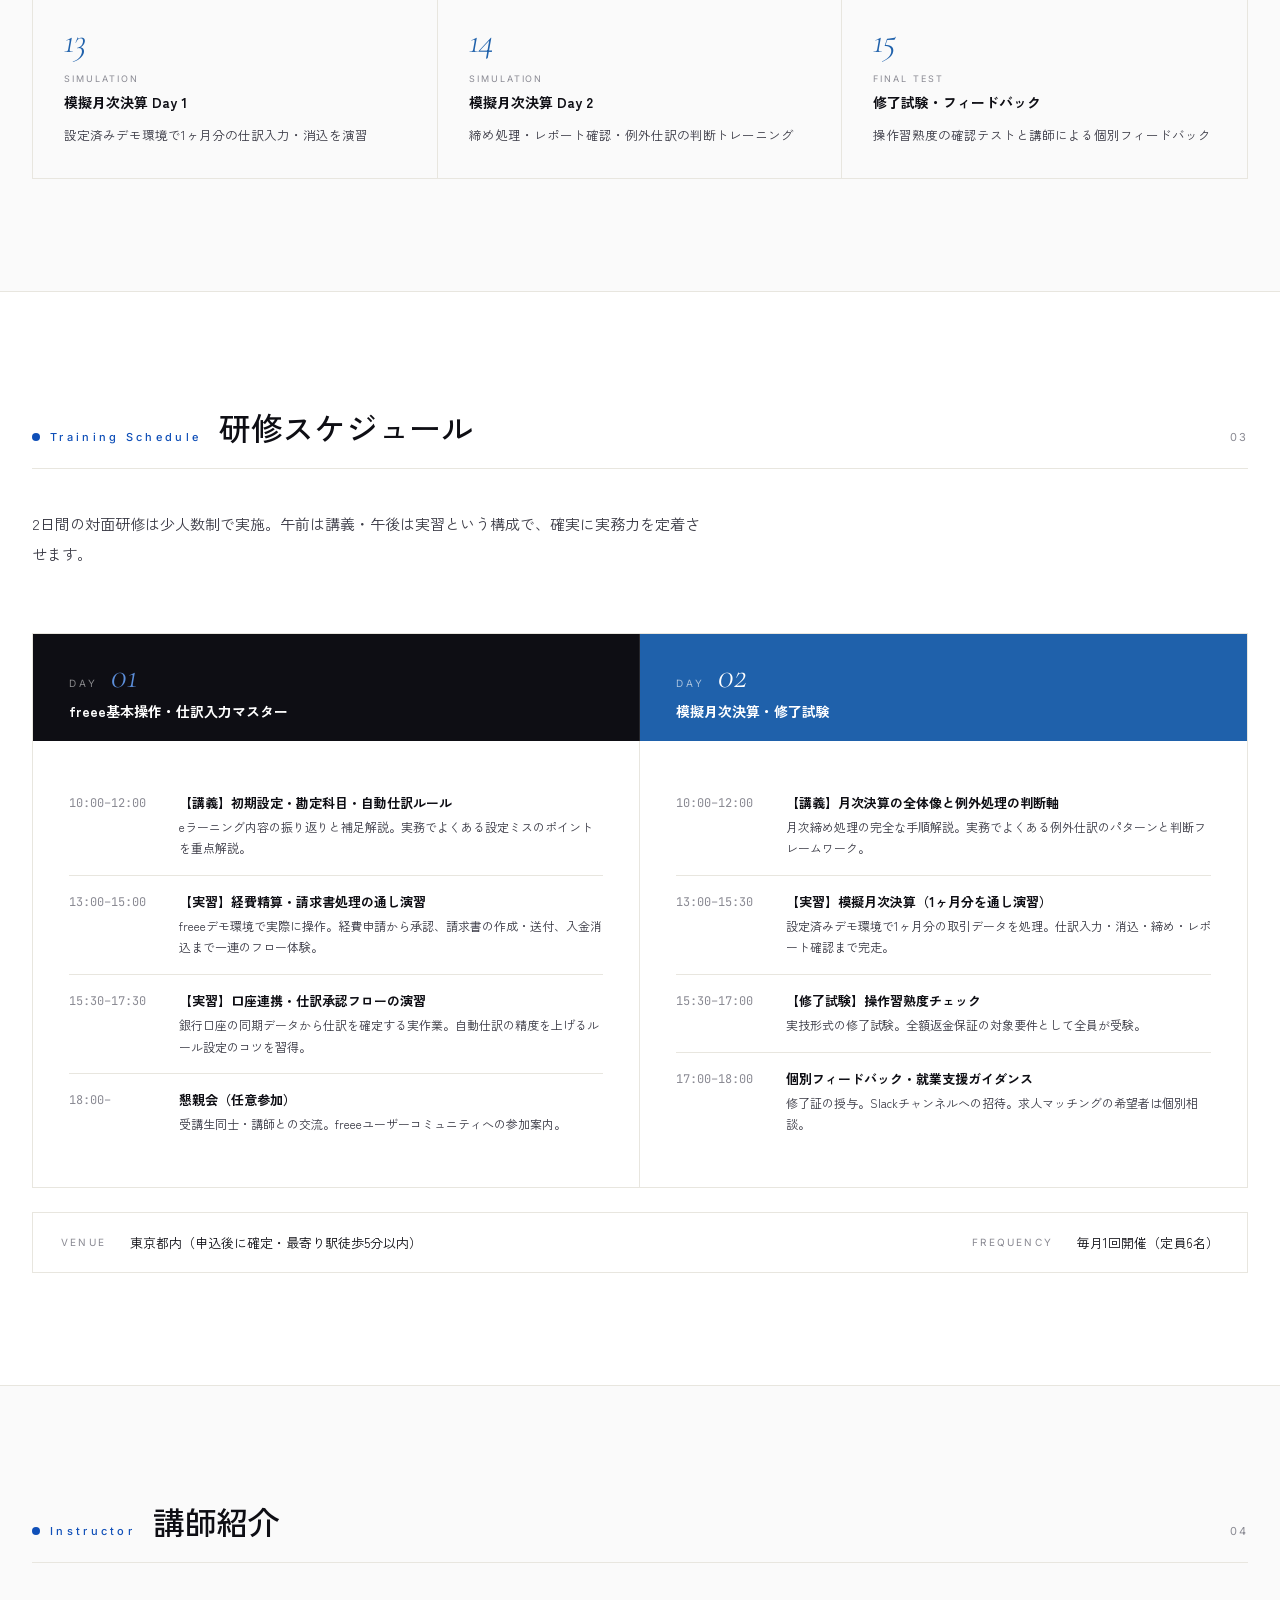
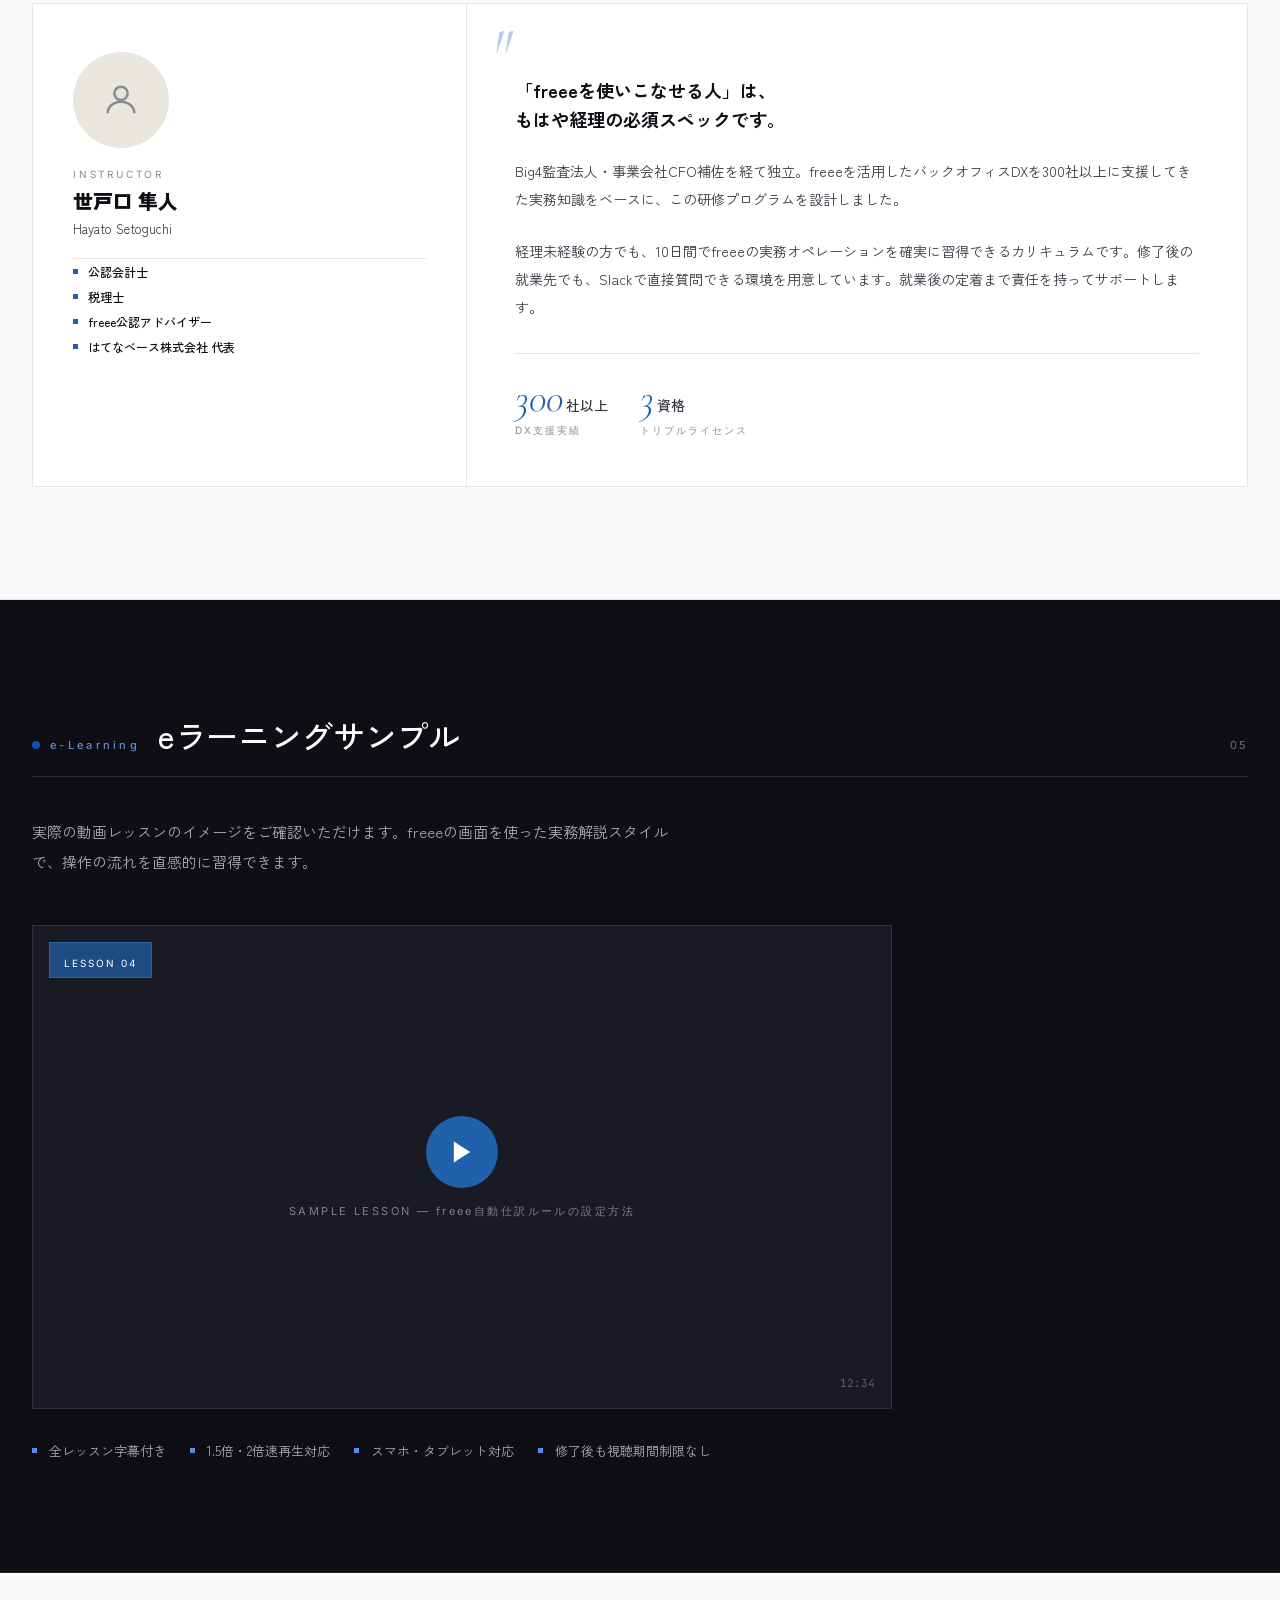
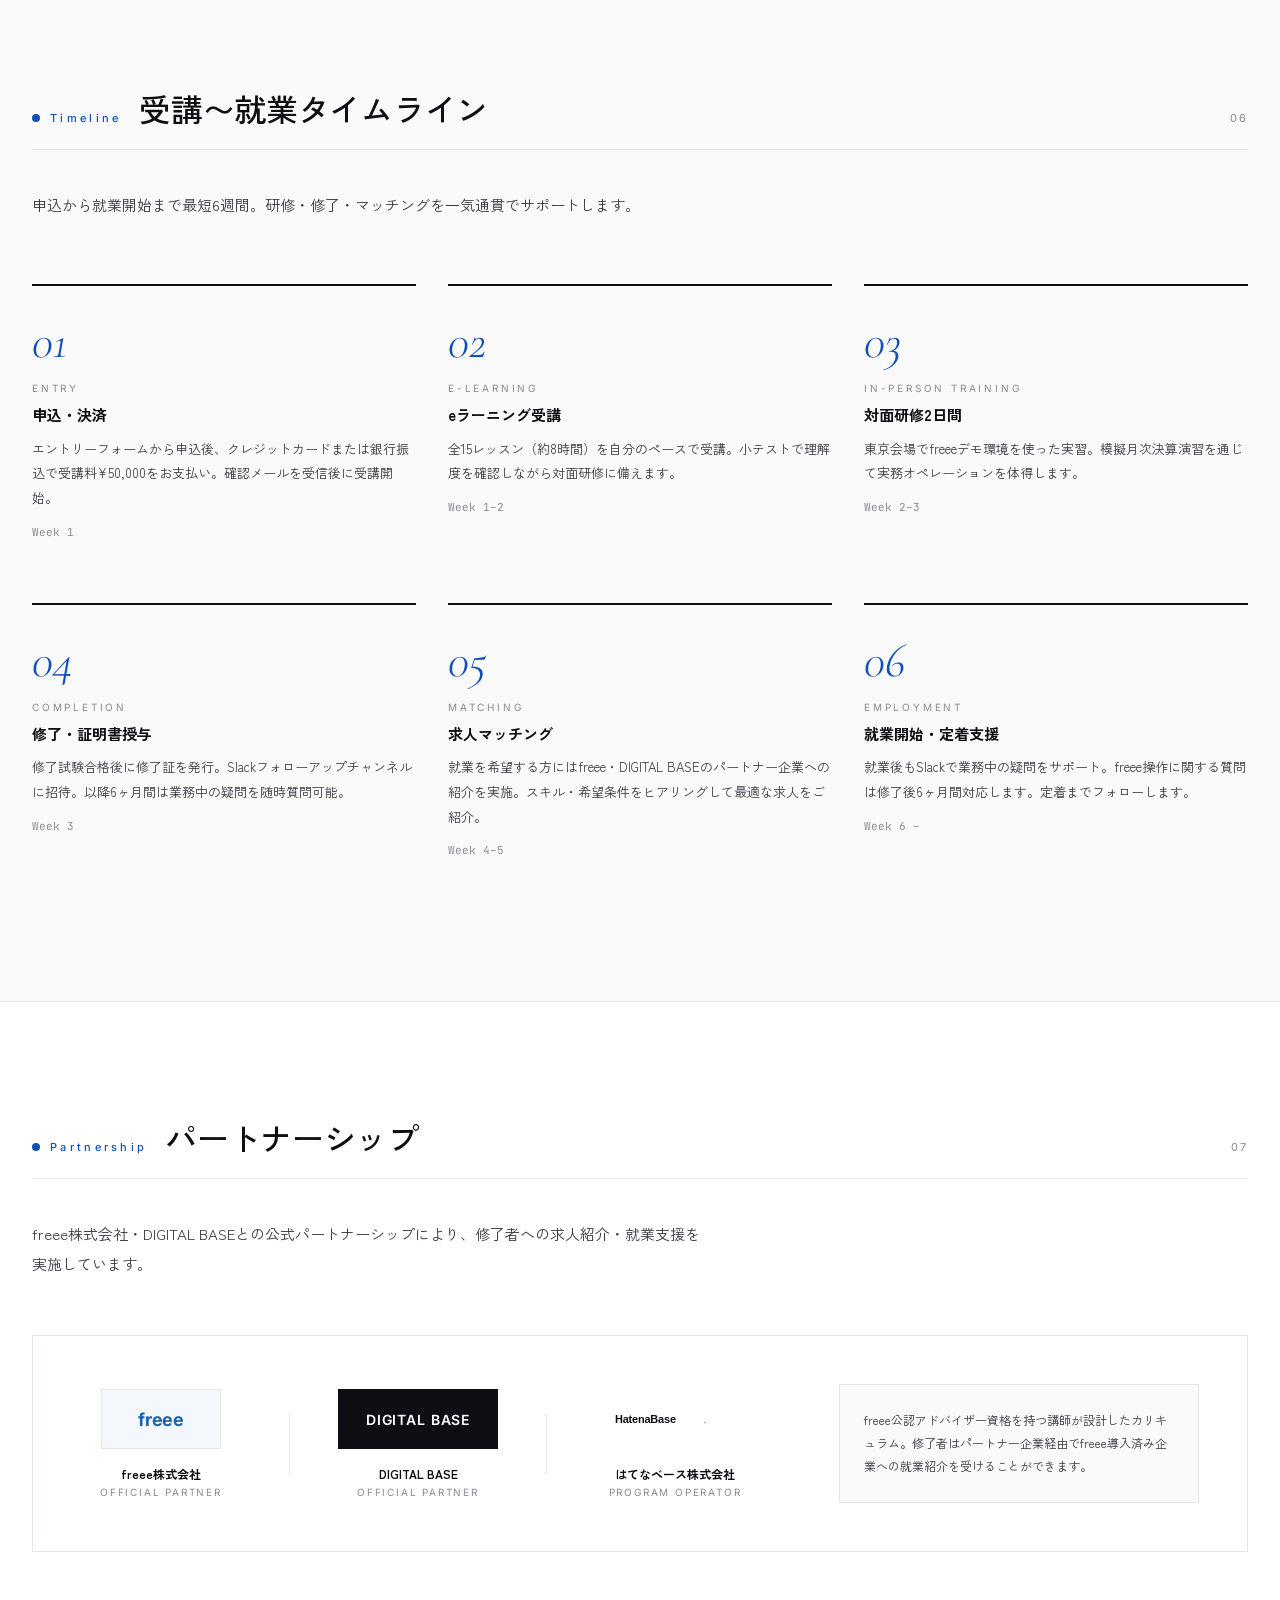
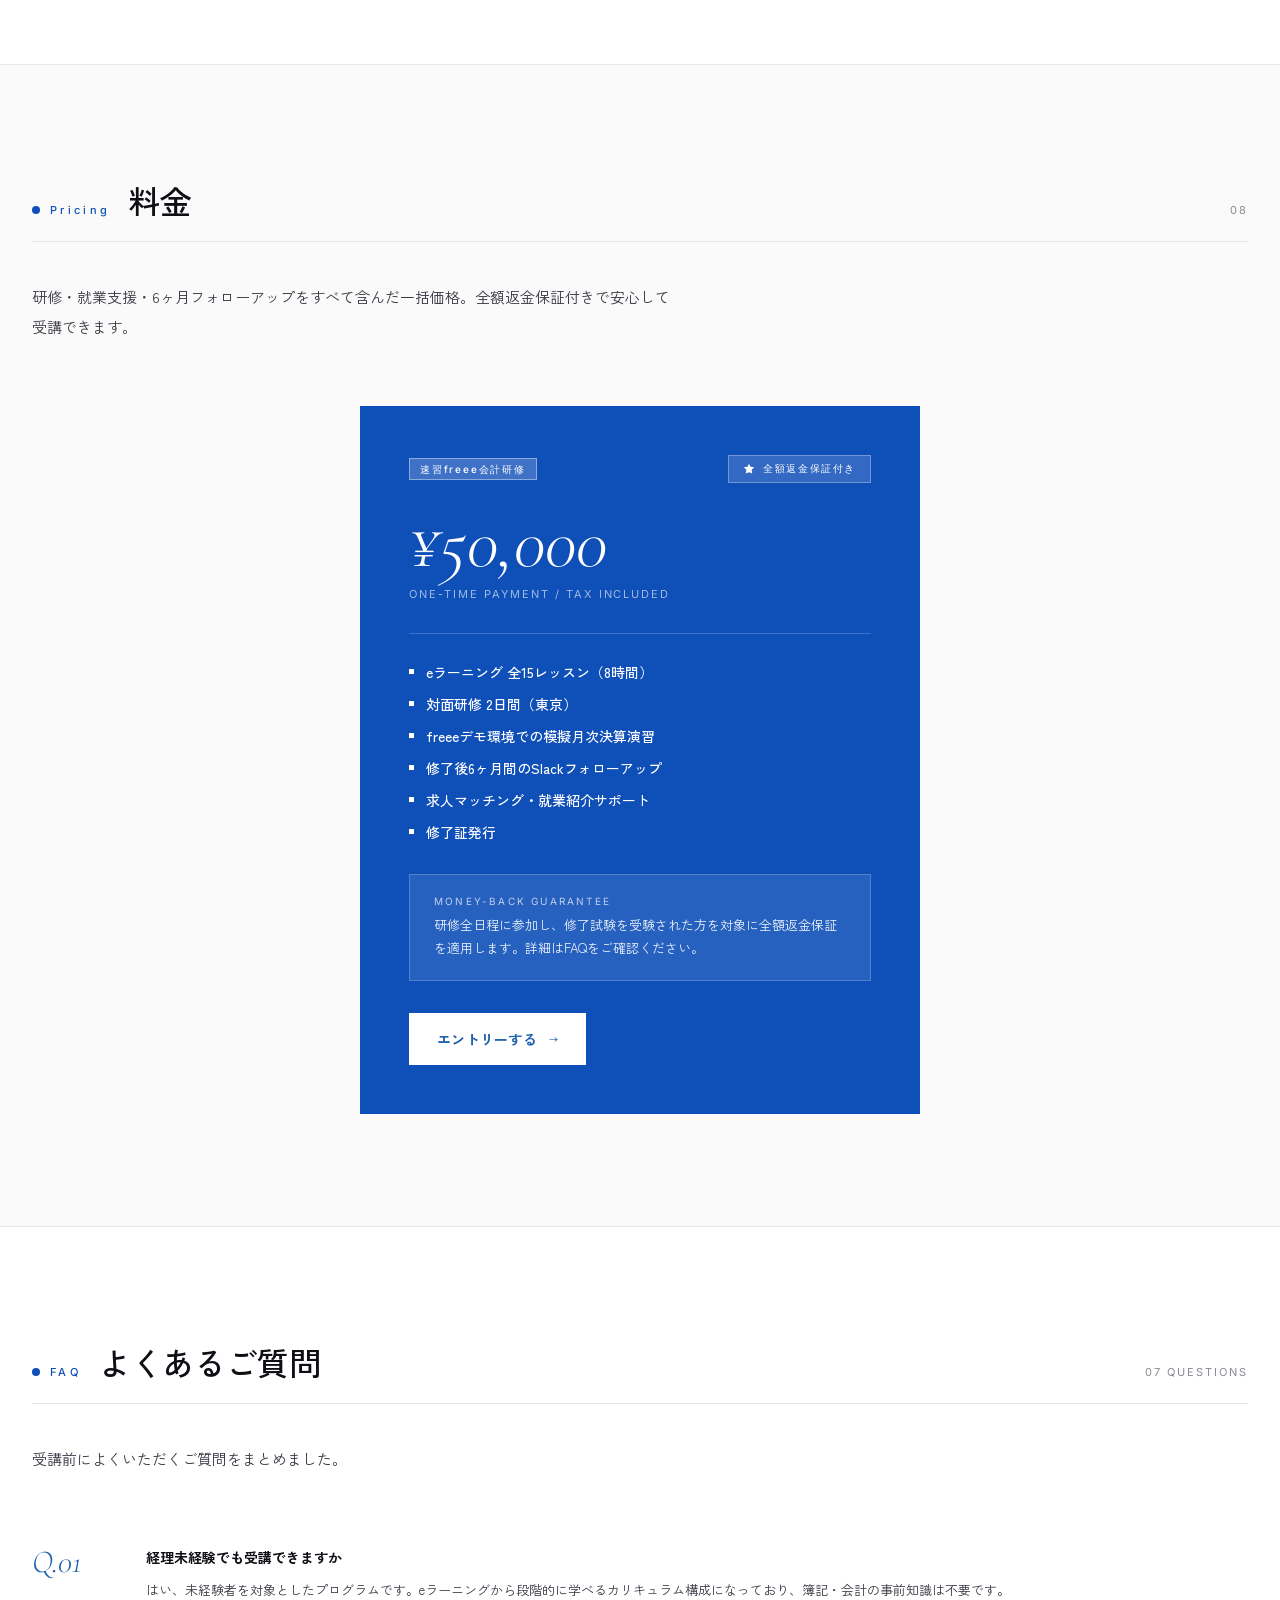
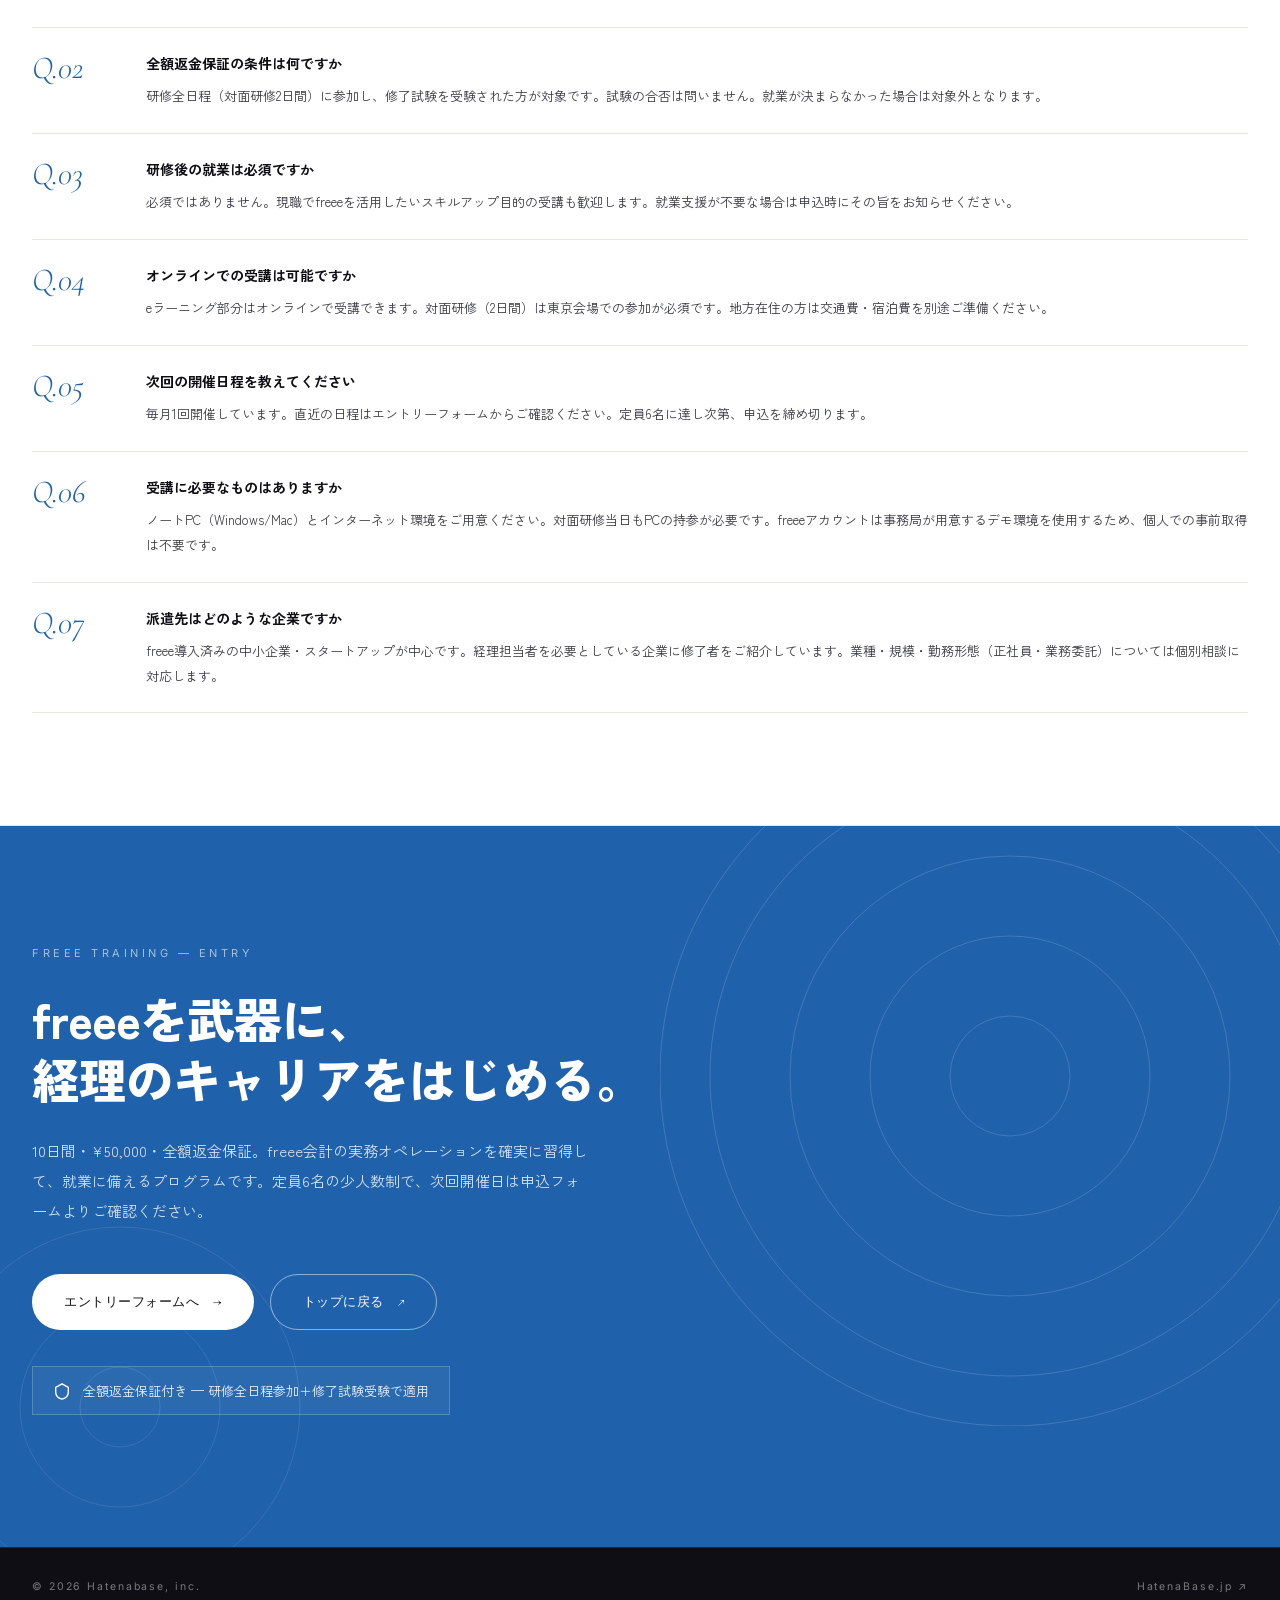
<file: lp/freee-training/index.html>
<!DOCTYPE html>
<html lang="ja">
<head>
<meta charset="utf-8"/>
<meta name="viewport" content="width=device-width, initial-scale=1.0"/>
<title>速習freee会計研修 — 10日間で実務オペレーションを完全習得 | はてなベース株式会社</title>
<meta name="description" content="10日間でfreee会計の実務オペレーションを完全習得。修了後6ヶ月間のSlackフォローアップ付き。freeeデモ環境での模擬月次決算演習で実践力を担保。全額返金保証付き¥50,000。"/>
<link rel="preconnect" href="https://fonts.googleapis.com"/>
<link rel="preconnect" href="https://fonts.gstatic.com" crossorigin=""/>
<link rel="stylesheet" href="../../css/miyazawa.css"/>
</head>
<body>

<!-- ====== HEADER ====== -->
<header class="hb-header">
  <a href="../../index.html" class="hb-header-logo">
    <img src="../../images/hatena_logo.svg" alt="はてなベース株式会社" style="height:28px">
  </a>
  <nav class="hb-pc-nav">
    <a href="#overview" class="hb-nav-item">
      <span class="hb-nav-en">Overview</span>
      <span class="hb-nav-jp">概要</span>
      <span class="hb-nav-underline"></span>
    </a>
    <a href="#curriculum" class="hb-nav-item">
      <span class="hb-nav-en">Curriculum</span>
      <span class="hb-nav-jp">カリキュラム</span>
      <span class="hb-nav-underline"></span>
    </a>
    <a href="#schedule" class="hb-nav-item">
      <span class="hb-nav-en">Schedule</span>
      <span class="hb-nav-jp">スケジュール</span>
      <span class="hb-nav-underline"></span>
    </a>
    <a href="#pricing" class="hb-nav-item">
      <span class="hb-nav-en">Pricing</span>
      <span class="hb-nav-jp">料金</span>
      <span class="hb-nav-underline"></span>
    </a>
    <a href="#faq" class="hb-nav-item">
      <span class="hb-nav-en">FAQ</span>
      <span class="hb-nav-jp">よくある質問</span>
      <span class="hb-nav-underline"></span>
    </a>
    <span class="hb-nav-divider"></span>
    <a href="#contact" class="hb-contact-btn">ENTRY <span class="hb-arrow">↗</span></a>
  </nav>
  <button class="hb-mb-burger" aria-label="menu">
    <div style="position:relative;width:18px;height:12px;margin:0 auto">
      <span style="position:absolute;left:0;right:0;top:0;height:1.5px;background:#0E0E14"></span>
      <span style="position:absolute;left:0;right:0;top:5px;height:1.5px;background:#0E0E14"></span>
      <span style="position:absolute;left:0;right:0;top:10px;height:1.5px;background:#0E0E14"></span>
    </div>
  </button>
</header>

<!-- ====== HERO ====== -->
<section class="hb-hero" id="top" style="background:#0E0E14;color:#fff">
  <!-- Decorative grid lines -->
  <svg class="hb-hero-svg" viewBox="0 0 12 100" preserveAspectRatio="none">
    <line x1="1" y1="0" x2="1" y2="100" stroke="rgba(255,255,255,.06)" stroke-width=".02"/>
    <line x1="2" y1="0" x2="2" y2="100" stroke="rgba(255,255,255,.06)" stroke-width=".02"/>
    <line x1="3" y1="0" x2="3" y2="100" stroke="rgba(255,255,255,.06)" stroke-width=".02"/>
    <line x1="4" y1="0" x2="4" y2="100" stroke="rgba(255,255,255,.06)" stroke-width=".02"/>
    <line x1="5" y1="0" x2="5" y2="100" stroke="rgba(255,255,255,.06)" stroke-width=".02"/>
    <line x1="6" y1="0" x2="6" y2="100" stroke="rgba(255,255,255,.06)" stroke-width=".02"/>
    <line x1="7" y1="0" x2="7" y2="100" stroke="rgba(255,255,255,.06)" stroke-width=".02"/>
    <line x1="8" y1="0" x2="8" y2="100" stroke="rgba(255,255,255,.06)" stroke-width=".02"/>
    <line x1="9" y1="0" x2="9" y2="100" stroke="rgba(255,255,255,.06)" stroke-width=".02"/>
    <line x1="10" y1="0" x2="10" y2="100" stroke="rgba(255,255,255,.06)" stroke-width=".02"/>
    <line x1="11" y1="0" x2="11" y2="100" stroke="rgba(255,255,255,.06)" stroke-width=".02"/>
  </svg>
  <!-- Decorative circles -->
  <svg viewBox="0 0 880 880" class="hb-deco-svg" style="top:40px;right:-220px;width:880px;height:880px">
    <circle cx="440" cy="440" r="20"  fill="none" stroke="#5C8FDB" stroke-opacity=".18" stroke-width=".7"/>
    <circle cx="440" cy="440" r="80"  fill="none" stroke="#5C8FDB" stroke-opacity=".18" stroke-width=".7"/>
    <circle cx="440" cy="440" r="140" fill="none" stroke="#5C8FDB" stroke-opacity=".18" stroke-width=".7"/>
    <circle cx="440" cy="440" r="200" fill="none" stroke="#5C8FDB" stroke-opacity=".18" stroke-width=".7"/>
    <circle cx="440" cy="440" r="260" fill="none" stroke="#5C8FDB" stroke-opacity=".18" stroke-width=".7"/>
    <circle cx="440" cy="440" r="320" fill="none" stroke="#5C8FDB" stroke-opacity=".18" stroke-width=".7"/>
    <circle cx="440" cy="440" r="380" fill="none" stroke="#5C8FDB" stroke-opacity=".18" stroke-width=".7"/>
    <circle cx="440" cy="440" r="440" fill="none" stroke="#5C8FDB" stroke-opacity=".18" stroke-width=".7"/>
    <circle cx="440" cy="440" r="20"  fill="#5C8FDB" opacity=".5"/>
  </svg>

  <div style="position:relative;max-width:1280px;margin:0 auto;padding-top:48px">
    <div class="hb-hero-badge hb-up is-in" style="color:#5C8FDB">速習 freee 会計研修 — Intensive Practical Training</div>
    <h1 class="hb-hero-display hb-up is-in" style="color:#fff">
      freee会計の実務を、<br>
      <em style="color:#5C8FDB">10日間で習得する。</em>
    </h1>
    <div class="hb-hero-body">
      <p class="hb-up is-in" style="color:rgba(255,255,255,.75)">
        eラーニング8時間＋対面研修2日間の短期集中プログラム。<br>
        freeeデモ環境での<strong style="color:#5C8FDB;font-weight:700">模擬月次決算演習</strong>により、<br>
        座学だけでなく実践力を担保します。修了後6ヶ月間のSlackフォローアップ付き。
      </p>
    </div>
    <div class="hb-hero-actions hb-up is-in">
      <a href="#contact" class="hb-btn-primary" style="background:#1F61AB">今すぐエントリーする <span class="hb-arrow">→</span></a>
      <a href="#overview" class="hb-btn-outline" style="color:#fff;border-color:rgba(255,255,255,.4)">詳しく見る <span class="hb-arrow">↓</span></a>
    </div>

    <!-- Metrics -->
    <div class="hb-up is-in" style="margin-top:56px;display:grid;grid-template-columns:repeat(3,1fr);gap:0;max-width:720px;border:1px solid rgba(255,255,255,.12)">
      <div style="padding:28px 32px;border-right:1px solid rgba(255,255,255,.12)">
        <div style="font-family:'Cormorant Garamond','Times New Roman',serif;font-style:italic;font-weight:300;font-size:52px;color:#5C8FDB;line-height:1">10<span style="font-family:'Zen Kaku Gothic New',sans-serif;font-style:normal;font-size:18px;font-weight:500;color:rgba(255,255,255,.6);margin-left:4px">日間</span></div>
        <div style="font-family:Inter,system-ui,sans-serif;font-size:10px;letter-spacing:.22em;color:rgba(255,255,255,.45);margin-top:8px">SHORT INTENSIVE</div>
      </div>
      <div style="padding:28px 32px;border-right:1px solid rgba(255,255,255,.12)">
        <div style="font-family:'Cormorant Garamond','Times New Roman',serif;font-style:italic;font-weight:300;font-size:38px;color:#5C8FDB;line-height:1">¥50,000<span style="font-family:'Zen Kaku Gothic New',sans-serif;font-style:normal;font-size:14px;font-weight:500;color:rgba(255,255,255,.6);margin-left:4px"></span></div>
        <div style="font-family:Inter,system-ui,sans-serif;font-size:10px;letter-spacing:.22em;color:rgba(255,255,255,.45);margin-top:8px">FULL REFUND GUARANTEED</div>
      </div>
      <div style="padding:28px 32px">
        <div style="font-family:'Cormorant Garamond','Times New Roman',serif;font-style:italic;font-weight:300;font-size:52px;color:#5C8FDB;line-height:1">100<span style="font-family:'Zen Kaku Gothic New',sans-serif;font-style:normal;font-size:18px;font-weight:500;color:rgba(255,255,255,.6);margin-left:2px">%</span></div>
        <div style="font-family:Inter,system-ui,sans-serif;font-size:10px;letter-spacing:.22em;color:rgba(255,255,255,.45);margin-top:8px">就業支援</div>
      </div>
    </div>
  </div>
  <div class="hb-scroll-indicator" style="color:rgba(255,255,255,.45)">SCROLL</div>
</section>

<!-- ====== PROGRAM OVERVIEW ====== -->
<section id="overview" style="padding:112px 32px;background:#fff;border-bottom:1px solid #E8E6DF">
  <div style="max-width:1280px;margin:0 auto">
    <div class="hb-section-head">
      <span class="hb-section-head-en">Program Overview</span>
      <span class="hb-section-head-jp">プログラム概要</span>
      <span class="hb-section-head-count">01</span>
    </div>
    <p class="hb-up" style="font-size:15px;line-height:2;color:#3A3A45;margin:0 0 64px;max-width:680px">
      eラーニング8時間で基礎知識を固め、対面研修2日間で実務シミュレーションを実施。<br>
      「研修→派遣→定着支援」のワンストップモデルで、就業後の定着まで一貫サポートします。
    </p>

    <div class="hb-divisions-grid">
      <!-- Phase 1 -->
      <div class="hb-division-card hb-up">
        <div class="hb-division-num">01</div>
        <div class="hb-division-label">E-LEARNING</div>
        <h3 class="hb-division-title" style="margin-top:16px">eラーニング<br><span style="font-size:22px;font-weight:600">8時間</span></h3>
        <p class="hb-division-desc">自分のペースでfreee会計の基礎を習得。全15レッスンを動画で学び、操作の感覚をつかみます。スマホ・PCどちらからでも受講可能。</p>
        <div class="hb-division-features">
          <div class="hb-division-feature">全15レッスン・動画コンテンツ</div>
          <div class="hb-division-feature">小テスト付きで理解度確認</div>
          <div class="hb-division-feature">繰り返し視聴OK（期限なし）</div>
          <div class="hb-division-feature">スマホ・PCに対応</div>
        </div>
      </div>
      <!-- Phase 2 -->
      <div class="hb-division-card hb-up bg-ghost" style="transition-delay:.1s">
        <div class="hb-division-num">02</div>
        <div class="hb-division-label">IN-PERSON TRAINING</div>
        <h3 class="hb-division-title" style="margin-top:16px">対面研修<br><span style="font-size:22px;font-weight:600">2日間</span></h3>
        <p class="hb-division-desc">freeeデモ環境を使った模擬月次決算演習を実施。実際の業務フローを体験し、就業後に即戦力となるオペレーション力を習得します。</p>
        <div class="hb-division-features">
          <div class="hb-division-feature">freeeデモ環境で実操作</div>
          <div class="hb-division-feature">模擬月次決算演習</div>
          <div class="hb-division-feature">公認会計士による直接指導</div>
          <div class="hb-division-feature">少人数制（最大6名）</div>
        </div>
      </div>
      <!-- Phase 3 -->
      <div class="hb-division-card hb-up" style="transition-delay:.2s">
        <div class="hb-division-num">03</div>
        <div class="hb-division-label">POST-TRAINING SUPPORT</div>
        <h3 class="hb-division-title" style="margin-top:16px">就業支援<br><span style="font-size:22px;font-weight:600">6ヶ月間</span></h3>
        <p class="hb-division-desc">修了後6ヶ月間のSlackフォローアップ付き。就業先でのfreee操作に関する質問に随時回答。freee・DIGITAL BASEとの公式パートナーシップで求人紹介も対応。</p>
        <div class="hb-division-features">
          <div class="hb-division-feature">Slack質問チャンネルに招待</div>
          <div class="hb-division-feature">freee公式パートナーによる紹介</div>
          <div class="hb-division-feature">求人マッチング支援</div>
          <div class="hb-division-feature">全額返金保証付き</div>
        </div>
        <a href="#contact" class="hb-division-link">エントリーする <span class="hb-arrow">→</span></a>
      </div>
    </div>
  </div>
</section>

<!-- ====== CURRICULUM ====== -->
<section id="curriculum" style="padding:112px 32px;background:#FAFAFA;border-bottom:1px solid #E8E6DF">
  <div style="max-width:1280px;margin:0 auto">
    <div class="hb-section-head">
      <span class="hb-section-head-en">Curriculum</span>
      <span class="hb-section-head-jp">カリキュラム</span>
      <span class="hb-section-head-count">15 LESSONS</span>
    </div>
    <p class="hb-up" style="font-size:15px;line-height:2;color:#3A3A45;margin:0 0 56px;max-width:680px">
      freee会計の実務オペレーションを網羅した全15レッスン。初期設定から月次決算クローズまでを体系的に習得します。
    </p>

    <!-- Lesson grid -->
    <div style="display:grid;grid-template-columns:repeat(3,1fr);gap:0;border:1px solid #E8E6DF">

      <!-- CHAPTER 1 label -->
      <div style="grid-column:1/-1;padding:14px 28px;background:#0E0E14;display:flex;align-items:center;gap:16px">
        <span style="font-family:Inter,system-ui,sans-serif;font-size:10px;letter-spacing:.28em;color:rgba(255,255,255,.55)">CHAPTER 01</span>
        <span style="font-size:13px;font-weight:700;color:#fff">基本設定・初期導入</span>
      </div>

      <!-- L01 -->
      <div class="hb-blog-card hb-up" style="border:none;border-right:1px solid #E8E6DF;border-bottom:1px solid #E8E6DF">
        <div style="font-family:'Cormorant Garamond','Times New Roman',serif;font-style:italic;font-weight:300;font-size:36px;color:#1F61AB;line-height:1;margin-bottom:14px">01</div>
        <span style="font-family:Inter,system-ui,sans-serif;font-size:9px;letter-spacing:.22em;color:#8A8A93">SETUP</span>
        <h4 style="font-size:14px;font-weight:700;color:#0E0E14;margin:8px 0 10px;line-height:1.5">アカウント開設と初期設定</h4>
        <p style="font-size:12.5px;line-height:1.85;color:#3A3A45;margin:0">事業所情報、会計期間、消費税設定の基本セットアップ</p>
      </div>
      <!-- L02 -->
      <div class="hb-blog-card hb-up" style="border:none;border-right:1px solid #E8E6DF;border-bottom:1px solid #E8E6DF;transition-delay:.05s">
        <div style="font-family:'Cormorant Garamond','Times New Roman',serif;font-style:italic;font-weight:300;font-size:36px;color:#1F61AB;line-height:1;margin-bottom:14px">02</div>
        <span style="font-family:Inter,system-ui,sans-serif;font-size:9px;letter-spacing:.22em;color:#8A8A93">MASTER DATA</span>
        <h4 style="font-size:14px;font-weight:700;color:#0E0E14;margin:8px 0 10px;line-height:1.5">勘定科目・取引先の管理</h4>
        <p style="font-size:12.5px;line-height:1.85;color:#3A3A45;margin:0">カスタム勘定科目の追加と取引先マスタの整備</p>
      </div>
      <!-- L03 -->
      <div class="hb-blog-card hb-up" style="border:none;border-bottom:1px solid #E8E6DF;transition-delay:.1s">
        <div style="font-family:'Cormorant Garamond','Times New Roman',serif;font-style:italic;font-weight:300;font-size:36px;color:#1F61AB;line-height:1;margin-bottom:14px">03</div>
        <span style="font-family:Inter,system-ui,sans-serif;font-size:9px;letter-spacing:.22em;color:#8A8A93">BANK LINK</span>
        <h4 style="font-size:14px;font-weight:700;color:#0E0E14;margin:8px 0 10px;line-height:1.5">口座・カード連携設定</h4>
        <p style="font-size:12.5px;line-height:1.85;color:#3A3A45;margin:0">金融機関API連携と自動同期の設定手順</p>
      </div>

      <!-- CHAPTER 2 label -->
      <div style="grid-column:1/-1;padding:14px 28px;background:#1F61AB;display:flex;align-items:center;gap:16px">
        <span style="font-family:Inter,system-ui,sans-serif;font-size:10px;letter-spacing:.28em;color:rgba(255,255,255,.6)">CHAPTER 02</span>
        <span style="font-size:13px;font-weight:700;color:#fff">日常仕訳・記帳業務</span>
      </div>

      <!-- L04 -->
      <div class="hb-blog-card hb-up" style="border:none;border-right:1px solid #E8E6DF;border-bottom:1px solid #E8E6DF">
        <div style="font-family:'Cormorant Garamond','Times New Roman',serif;font-style:italic;font-weight:300;font-size:36px;color:#1F61AB;line-height:1;margin-bottom:14px">04</div>
        <span style="font-family:Inter,system-ui,sans-serif;font-size:9px;letter-spacing:.22em;color:#8A8A93">JOURNALING</span>
        <h4 style="font-size:14px;font-weight:700;color:#0E0E14;margin:8px 0 10px;line-height:1.5">自動仕訳ルールの設定</h4>
        <p style="font-size:12.5px;line-height:1.85;color:#3A3A45;margin:0">キーワード・金額・口座条件による仕訳自動化</p>
      </div>
      <!-- L05 -->
      <div class="hb-blog-card hb-up" style="border:none;border-right:1px solid #E8E6DF;border-bottom:1px solid #E8E6DF;transition-delay:.05s">
        <div style="font-family:'Cormorant Garamond','Times New Roman',serif;font-style:italic;font-weight:300;font-size:36px;color:#1F61AB;line-height:1;margin-bottom:14px">05</div>
        <span style="font-family:Inter,system-ui,sans-serif;font-size:9px;letter-spacing:.22em;color:#8A8A93">EXPENSE</span>
        <h4 style="font-size:14px;font-weight:700;color:#0E0E14;margin:8px 0 10px;line-height:1.5">経費精算フローの操作</h4>
        <p style="font-size:12.5px;line-height:1.85;color:#3A3A45;margin:0">申請・承認フロー、領収書OCR取込の実務操作</p>
      </div>
      <!-- L06 -->
      <div class="hb-blog-card hb-up" style="border:none;border-bottom:1px solid #E8E6DF;transition-delay:.1s">
        <div style="font-family:'Cormorant Garamond','Times New Roman',serif;font-style:italic;font-weight:300;font-size:36px;color:#1F61AB;line-height:1;margin-bottom:14px">06</div>
        <span style="font-family:Inter,system-ui,sans-serif;font-size:9px;letter-spacing:.22em;color:#8A8A93">INVOICE</span>
        <h4 style="font-size:14px;font-weight:700;color:#0E0E14;margin:8px 0 10px;line-height:1.5">請求書の作成・管理</h4>
        <p style="font-size:12.5px;line-height:1.85;color:#3A3A45;margin:0">インボイス対応、テンプレート活用、入金消込の手順</p>
      </div>

      <!-- CHAPTER 3 label -->
      <div style="grid-column:1/-1;padding:14px 28px;background:#0E0E14;display:flex;align-items:center;gap:16px">
        <span style="font-family:Inter,system-ui,sans-serif;font-size:10px;letter-spacing:.28em;color:rgba(255,255,255,.55)">CHAPTER 03</span>
        <span style="font-size:13px;font-weight:700;color:#fff">月次決算・レポート</span>
      </div>

      <!-- L07 -->
      <div class="hb-blog-card hb-up" style="border:none;border-right:1px solid #E8E6DF;border-bottom:1px solid #E8E6DF">
        <div style="font-family:'Cormorant Garamond','Times New Roman',serif;font-style:italic;font-weight:300;font-size:36px;color:#1F61AB;line-height:1;margin-bottom:14px">07</div>
        <span style="font-family:Inter,system-ui,sans-serif;font-size:9px;letter-spacing:.22em;color:#8A8A93">CLOSING</span>
        <h4 style="font-size:14px;font-weight:700;color:#0E0E14;margin:8px 0 10px;line-height:1.5">月次締め処理の手順</h4>
        <p style="font-size:12.5px;line-height:1.85;color:#3A3A45;margin:0">残高確認、未処理仕訳の精査、締め処理フロー</p>
      </div>
      <!-- L08 -->
      <div class="hb-blog-card hb-up" style="border:none;border-right:1px solid #E8E6DF;border-bottom:1px solid #E8E6DF;transition-delay:.05s">
        <div style="font-family:'Cormorant Garamond','Times New Roman',serif;font-style:italic;font-weight:300;font-size:36px;color:#1F61AB;line-height:1;margin-bottom:14px">08</div>
        <span style="font-family:Inter,system-ui,sans-serif;font-size:9px;letter-spacing:.22em;color:#8A8A93">P&L / BS</span>
        <h4 style="font-size:14px;font-weight:700;color:#0E0E14;margin:8px 0 10px;line-height:1.5">損益計算書・貸借対照表の読み方</h4>
        <p style="font-size:12.5px;line-height:1.85;color:#3A3A45;margin:0">freeeレポート画面から財務状況を把握する実務視点</p>
      </div>
      <!-- L09 -->
      <div class="hb-blog-card hb-up" style="border:none;border-bottom:1px solid #E8E6DF;transition-delay:.1s">
        <div style="font-family:'Cormorant Garamond','Times New Roman',serif;font-style:italic;font-weight:300;font-size:36px;color:#1F61AB;line-height:1;margin-bottom:14px">09</div>
        <span style="font-family:Inter,system-ui,sans-serif;font-size:9px;letter-spacing:.22em;color:#8A8A93">TAX</span>
        <h4 style="font-size:14px;font-weight:700;color:#0E0E14;margin:8px 0 10px;line-height:1.5">消費税集計・申告書出力</h4>
        <p style="font-size:12.5px;line-height:1.85;color:#3A3A45;margin:0">税区分の確認方法と消費税集計レポートの活用</p>
      </div>

      <!-- CHAPTER 4 label -->
      <div style="grid-column:1/-1;padding:14px 28px;background:#1F61AB;display:flex;align-items:center;gap:16px">
        <span style="font-family:Inter,system-ui,sans-serif;font-size:10px;letter-spacing:.28em;color:rgba(255,255,255,.6)">CHAPTER 04</span>
        <span style="font-size:13px;font-weight:700;color:#fff">応用・実務演習</span>
      </div>

      <!-- L10 -->
      <div class="hb-blog-card hb-up" style="border:none;border-right:1px solid #E8E6DF;border-bottom:1px solid #E8E6DF">
        <div style="font-family:'Cormorant Garamond','Times New Roman',serif;font-style:italic;font-weight:300;font-size:36px;color:#1F61AB;line-height:1;margin-bottom:14px">10</div>
        <span style="font-family:Inter,system-ui,sans-serif;font-size:9px;letter-spacing:.22em;color:#8A8A93">PAYROLL LINK</span>
        <h4 style="font-size:14px;font-weight:700;color:#0E0E14;margin:8px 0 10px;line-height:1.5">freee人事労務との連携</h4>
        <p style="font-size:12.5px;line-height:1.85;color:#3A3A45;margin:0">給与仕訳の自動連携設定と確認手順</p>
      </div>
      <!-- L11 -->
      <div class="hb-blog-card hb-up" style="border:none;border-right:1px solid #E8E6DF;border-bottom:1px solid #E8E6DF;transition-delay:.05s">
        <div style="font-family:'Cormorant Garamond','Times New Roman',serif;font-style:italic;font-weight:300;font-size:36px;color:#1F61AB;line-height:1;margin-bottom:14px">11</div>
        <span style="font-family:Inter,system-ui,sans-serif;font-size:9px;letter-spacing:.22em;color:#8A8A93">FIXED ASSETS</span>
        <h4 style="font-size:14px;font-weight:700;color:#0E0E14;margin:8px 0 10px;line-height:1.5">固定資産・減価償却の管理</h4>
        <p style="font-size:12.5px;line-height:1.85;color:#3A3A45;margin:0">資産登録から月次償却仕訳の自動起票まで</p>
      </div>
      <!-- L12 -->
      <div class="hb-blog-card hb-up" style="border:none;border-bottom:1px solid #E8E6DF;transition-delay:.1s">
        <div style="font-family:'Cormorant Garamond','Times New Roman',serif;font-style:italic;font-weight:300;font-size:36px;color:#1F61AB;line-height:1;margin-bottom:14px">12</div>
        <span style="font-family:Inter,system-ui,sans-serif;font-size:9px;letter-spacing:.22em;color:#8A8A93">IMPORT / EXPORT</span>
        <h4 style="font-size:14px;font-weight:700;color:#0E0E14;margin:8px 0 10px;line-height:1.5">CSVインポート・データ連携</h4>
        <p style="font-size:12.5px;line-height:1.85;color:#3A3A45;margin:0">大量仕訳のCSV一括取込とエクスポートの実務</p>
      </div>

      <!-- CHAPTER 5 label -->
      <div style="grid-column:1/-1;padding:14px 28px;background:#0E0E14;display:flex;align-items:center;gap:16px">
        <span style="font-family:Inter,system-ui,sans-serif;font-size:10px;letter-spacing:.28em;color:rgba(255,255,255,.55)">CHAPTER 05</span>
        <span style="font-size:13px;font-weight:700;color:#fff">模擬月次決算・総合演習</span>
      </div>

      <!-- L13 -->
      <div class="hb-blog-card hb-up" style="border:none;border-right:1px solid #E8E6DF">
        <div style="font-family:'Cormorant Garamond','Times New Roman',serif;font-style:italic;font-weight:300;font-size:36px;color:#1F61AB;line-height:1;margin-bottom:14px">13</div>
        <span style="font-family:Inter,system-ui,sans-serif;font-size:9px;letter-spacing:.22em;color:#8A8A93">SIMULATION</span>
        <h4 style="font-size:14px;font-weight:700;color:#0E0E14;margin:8px 0 10px;line-height:1.5">模擬月次決算 Day 1</h4>
        <p style="font-size:12.5px;line-height:1.85;color:#3A3A45;margin:0">設定済みデモ環境で1ヶ月分の仕訳入力・消込を演習</p>
      </div>
      <!-- L14 -->
      <div class="hb-blog-card hb-up" style="border:none;border-right:1px solid #E8E6DF;transition-delay:.05s">
        <div style="font-family:'Cormorant Garamond','Times New Roman',serif;font-style:italic;font-weight:300;font-size:36px;color:#1F61AB;line-height:1;margin-bottom:14px">14</div>
        <span style="font-family:Inter,system-ui,sans-serif;font-size:9px;letter-spacing:.22em;color:#8A8A93">SIMULATION</span>
        <h4 style="font-size:14px;font-weight:700;color:#0E0E14;margin:8px 0 10px;line-height:1.5">模擬月次決算 Day 2</h4>
        <p style="font-size:12.5px;line-height:1.85;color:#3A3A45;margin:0">締め処理・レポート確認・例外仕訳の判断トレーニング</p>
      </div>
      <!-- L15 -->
      <div class="hb-blog-card hb-up" style="border:none;transition-delay:.1s">
        <div style="font-family:'Cormorant Garamond','Times New Roman',serif;font-style:italic;font-weight:300;font-size:36px;color:#1F61AB;line-height:1;margin-bottom:14px">15</div>
        <span style="font-family:Inter,system-ui,sans-serif;font-size:9px;letter-spacing:.22em;color:#8A8A93">FINAL TEST</span>
        <h4 style="font-size:14px;font-weight:700;color:#0E0E14;margin:8px 0 10px;line-height:1.5">修了試験・フィードバック</h4>
        <p style="font-size:12.5px;line-height:1.85;color:#3A3A45;margin:0">操作習熟度の確認テストと講師による個別フィードバック</p>
      </div>

    </div>
  </div>
</section>

<!-- ====== SCHEDULE ====== -->
<section id="schedule" style="padding:112px 32px;background:#fff;border-bottom:1px solid #E8E6DF">
  <div style="max-width:1280px;margin:0 auto">
    <div class="hb-section-head">
      <span class="hb-section-head-en">Training Schedule</span>
      <span class="hb-section-head-jp">研修スケジュール</span>
      <span class="hb-section-head-count">03</span>
    </div>
    <p class="hb-up" style="font-size:15px;line-height:2;color:#3A3A45;margin:0 0 64px;max-width:680px">
      2日間の対面研修は少人数制で実施。午前は講義・午後は実習という構成で、確実に実務力を定着させます。
    </p>

    <!-- Day 1 & Day 2 -->
    <div style="display:grid;grid-template-columns:1fr 1fr;gap:0;border:1px solid #E8E6DF">

      <!-- Day 1 Header -->
      <div style="padding:20px 36px;background:#0E0E14;border-right:1px solid rgba(255,255,255,.1)">
        <span style="font-family:Inter,system-ui,sans-serif;font-size:10px;letter-spacing:.28em;color:rgba(255,255,255,.5)">DAY</span>
        <span style="font-family:'Cormorant Garamond','Times New Roman',serif;font-style:italic;font-weight:300;font-size:36px;color:#5C8FDB;margin-left:10px">01</span>
        <p style="font-size:14px;font-weight:700;color:#fff;margin:4px 0 0">freee基本操作・仕訳入力マスター</p>
      </div>
      <!-- Day 2 Header -->
      <div style="padding:20px 36px;background:#1F61AB">
        <span style="font-family:Inter,system-ui,sans-serif;font-size:10px;letter-spacing:.28em;color:rgba(255,255,255,.6)">DAY</span>
        <span style="font-family:'Cormorant Garamond','Times New Roman',serif;font-style:italic;font-weight:300;font-size:36px;color:#fff;margin-left:10px">02</span>
        <p style="font-size:14px;font-weight:700;color:#fff;margin:4px 0 0">模擬月次決算・修了試験</p>
      </div>

      <!-- Day 1 Content -->
      <div style="padding:36px;border-right:1px solid #E8E6DF;background:#fff" class="hb-up">
        <div style="display:grid;gap:0">
          <div style="display:grid;grid-template-columns:90px 1fr;gap:20px;padding:16px 0;border-bottom:1px solid #E8E6DF;align-items:flex-start">
            <span style="font-family:'JetBrains Mono',monospace;font-size:12px;color:#8A8A93;padding-top:2px">10:00–12:00</span>
            <div>
              <p style="font-size:13px;font-weight:700;color:#0E0E14;margin:0 0 4px">【講義】初期設定・勘定科目・自動仕訳ルール</p>
              <p style="font-size:12px;line-height:1.8;color:#3A3A45;margin:0">eラーニング内容の振り返りと補足解説。実務でよくある設定ミスのポイントを重点解説。</p>
            </div>
          </div>
          <div style="display:grid;grid-template-columns:90px 1fr;gap:20px;padding:16px 0;border-bottom:1px solid #E8E6DF;align-items:flex-start">
            <span style="font-family:'JetBrains Mono',monospace;font-size:12px;color:#8A8A93;padding-top:2px">13:00–15:00</span>
            <div>
              <p style="font-size:13px;font-weight:700;color:#0E0E14;margin:0 0 4px">【実習】経費精算・請求書処理の通し演習</p>
              <p style="font-size:12px;line-height:1.8;color:#3A3A45;margin:0">freeeデモ環境で実際に操作。経費申請から承認、請求書の作成・送付、入金消込まで一連のフロー体験。</p>
            </div>
          </div>
          <div style="display:grid;grid-template-columns:90px 1fr;gap:20px;padding:16px 0;border-bottom:1px solid #E8E6DF;align-items:flex-start">
            <span style="font-family:'JetBrains Mono',monospace;font-size:12px;color:#8A8A93;padding-top:2px">15:30–17:30</span>
            <div>
              <p style="font-size:13px;font-weight:700;color:#0E0E14;margin:0 0 4px">【実習】口座連携・仕訳承認フローの演習</p>
              <p style="font-size:12px;line-height:1.8;color:#3A3A45;margin:0">銀行口座の同期データから仕訳を確定する実作業。自動仕訳の精度を上げるルール設定のコツを習得。</p>
            </div>
          </div>
          <div style="display:grid;grid-template-columns:90px 1fr;gap:20px;padding:16px 0;align-items:flex-start">
            <span style="font-family:'JetBrains Mono',monospace;font-size:12px;color:#8A8A93;padding-top:2px">18:00–</span>
            <div>
              <p style="font-size:13px;font-weight:700;color:#0E0E14;margin:0 0 4px">懇親会（任意参加）</p>
              <p style="font-size:12px;line-height:1.8;color:#3A3A45;margin:0">受講生同士・講師との交流。freeeユーザーコミュニティへの参加案内。</p>
            </div>
          </div>
        </div>
      </div>

      <!-- Day 2 Content -->
      <div style="padding:36px;background:#fff" class="hb-up" style="transition-delay:.1s">
        <div style="display:grid;gap:0">
          <div style="display:grid;grid-template-columns:90px 1fr;gap:20px;padding:16px 0;border-bottom:1px solid #E8E6DF;align-items:flex-start">
            <span style="font-family:'JetBrains Mono',monospace;font-size:12px;color:#8A8A93;padding-top:2px">10:00–12:00</span>
            <div>
              <p style="font-size:13px;font-weight:700;color:#0E0E14;margin:0 0 4px">【講義】月次決算の全体像と例外処理の判断軸</p>
              <p style="font-size:12px;line-height:1.8;color:#3A3A45;margin:0">月次締め処理の完全な手順解説。実務でよくある例外仕訳のパターンと判断フレームワーク。</p>
            </div>
          </div>
          <div style="display:grid;grid-template-columns:90px 1fr;gap:20px;padding:16px 0;border-bottom:1px solid #E8E6DF;align-items:flex-start">
            <span style="font-family:'JetBrains Mono',monospace;font-size:12px;color:#8A8A93;padding-top:2px">13:00–15:30</span>
            <div>
              <p style="font-size:13px;font-weight:700;color:#0E0E14;margin:0 0 4px">【実習】模擬月次決算（1ヶ月分を通し演習）</p>
              <p style="font-size:12px;line-height:1.8;color:#3A3A45;margin:0">設定済みデモ環境で1ヶ月分の取引データを処理。仕訳入力・消込・締め・レポート確認まで完走。</p>
            </div>
          </div>
          <div style="display:grid;grid-template-columns:90px 1fr;gap:20px;padding:16px 0;border-bottom:1px solid #E8E6DF;align-items:flex-start">
            <span style="font-family:'JetBrains Mono',monospace;font-size:12px;color:#8A8A93;padding-top:2px">15:30–17:00</span>
            <div>
              <p style="font-size:13px;font-weight:700;color:#0E0E14;margin:0 0 4px">【修了試験】操作習熟度チェック</p>
              <p style="font-size:12px;line-height:1.8;color:#3A3A45;margin:0">実技形式の修了試験。全額返金保証の対象要件として全員が受験。</p>
            </div>
          </div>
          <div style="display:grid;grid-template-columns:90px 1fr;gap:20px;padding:16px 0;align-items:flex-start">
            <span style="font-family:'JetBrains Mono',monospace;font-size:12px;color:#8A8A93;padding-top:2px">17:00–18:00</span>
            <div>
              <p style="font-size:13px;font-weight:700;color:#0E0E14;margin:0 0 4px">個別フィードバック・就業支援ガイダンス</p>
              <p style="font-size:12px;line-height:1.8;color:#3A3A45;margin:0">修了証の授与。Slackチャンネルへの招待。求人マッチングの希望者は個別相談。</p>
            </div>
          </div>
        </div>
      </div>
    </div>

    <!-- Venue note -->
    <div class="hb-up" style="margin-top:24px;padding:20px 28px;border:1px solid #E8E6DF;display:flex;align-items:center;gap:24px;flex-wrap:wrap">
      <span style="font-family:Inter,system-ui,sans-serif;font-size:10px;letter-spacing:.22em;color:#8A8A93">VENUE</span>
      <span style="font-size:13px;color:#0E0E14">東京都内（申込後に確定・最寄り駅徒歩5分以内）</span>
      <span style="font-family:Inter,system-ui,sans-serif;font-size:10px;letter-spacing:.22em;color:#8A8A93;margin-left:auto">FREQUENCY</span>
      <span style="font-size:13px;color:#0E0E14">毎月1回開催（定員6名）</span>
    </div>
  </div>
</section>

<!-- ====== INSTRUCTOR ====== -->
<section id="instructor" style="padding:112px 32px;background:#FAFAFA;border-bottom:1px solid #E8E6DF">
  <div style="max-width:1280px;margin:0 auto">
    <div class="hb-section-head">
      <span class="hb-section-head-en">Instructor</span>
      <span class="hb-section-head-jp">講師紹介</span>
      <span class="hb-section-head-count">04</span>
    </div>

    <div style="display:grid;grid-template-columns:1fr 1.8fr;gap:0;border:1px solid #E8E6DF;background:#fff" class="hb-up">
      <!-- Profile left -->
      <div style="padding:48px 40px;border-right:1px solid #E8E6DF;display:flex;flex-direction:column;gap:20px">
        <!-- Avatar placeholder -->
        <div style="width:96px;height:96px;border-radius:50%;background:#E8E6DF;display:flex;align-items:center;justify-content:center;flex-shrink:0">
          <svg viewBox="0 0 24 24" width="40" height="40" fill="none" stroke="#8A8A93" stroke-width="1.5">
            <circle cx="12" cy="8" r="4"/>
            <path d="M4 20c0-4 3.58-7 8-7s8 3 8 7"/>
          </svg>
        </div>
        <div>
          <p style="font-family:Inter,system-ui,sans-serif;font-size:10px;letter-spacing:.28em;color:#8A8A93;margin:0 0 6px">INSTRUCTOR</p>
          <p style="font-size:20px;font-weight:800;color:#0E0E14;margin:0 0 4px;letter-spacing:-.01em">世戸口 隼人</p>
          <p style="font-size:13px;color:#3A3A45;margin:0">Hayato Setoguchi</p>
        </div>
        <div style="display:grid;gap:8px;padding-top:4px;border-top:1px solid #E8E6DF">
          <div style="display:flex;align-items:center;gap:10px;font-size:12px;color:#0E0E14;font-weight:500">
            <span style="display:inline-block;width:5px;height:5px;background:#1F61AB;flex-shrink:0"></span>公認会計士
          </div>
          <div style="display:flex;align-items:center;gap:10px;font-size:12px;color:#0E0E14;font-weight:500">
            <span style="display:inline-block;width:5px;height:5px;background:#1F61AB;flex-shrink:0"></span>税理士
          </div>
          <div style="display:flex;align-items:center;gap:10px;font-size:12px;color:#0E0E14;font-weight:500">
            <span style="display:inline-block;width:5px;height:5px;background:#1F61AB;flex-shrink:0"></span>freee公認アドバイザー
          </div>
          <div style="display:flex;align-items:center;gap:10px;font-size:12px;color:#0E0E14;font-weight:500">
            <span style="display:inline-block;width:5px;height:5px;background:#1F61AB;flex-shrink:0"></span>はてなベース株式会社 代表
          </div>
        </div>
      </div>
      <!-- Quote / Bio right -->
      <div style="padding:48px 48px;position:relative">
        <div class="hb-voice-quote">"</div>
        <p style="font-size:18px;font-weight:700;color:#0E0E14;line-height:1.6;margin:0 0 24px;position:relative;z-index:1;padding-top:24px">
          「freeeを使いこなせる人」は、<br>もはや経理の必須スペックです。
        </p>
        <p style="font-size:14px;line-height:2;color:#3A3A45;margin:0 0 24px">
          Big4監査法人・事業会社CFO補佐を経て独立。freeeを活用したバックオフィスDXを300社以上に支援してきた実務知識をベースに、この研修プログラムを設計しました。
        </p>
        <p style="font-size:14px;line-height:2;color:#3A3A45;margin:0">
          経理未経験の方でも、10日間でfreeeの実務オペレーションを確実に習得できるカリキュラムです。修了後の就業先でも、Slackで直接質問できる環境を用意しています。就業後の定着まで責任を持ってサポートします。
        </p>
        <div style="margin-top:32px;padding-top:24px;border-top:1px solid #E8E6DF;display:flex;gap:32px;flex-wrap:wrap">
          <div>
            <div style="font-family:'Cormorant Garamond','Times New Roman',serif;font-style:italic;font-weight:300;font-size:40px;color:#1F61AB;line-height:1">300<span style="font-family:'Zen Kaku Gothic New',sans-serif;font-style:normal;font-size:14px;font-weight:500;color:#3A3A45;margin-left:3px">社以上</span></div>
            <div style="font-family:Inter,system-ui,sans-serif;font-size:10px;letter-spacing:.2em;color:#8A8A93;margin-top:6px">DX支援実績</div>
          </div>
          <div>
            <div style="font-family:'Cormorant Garamond','Times New Roman',serif;font-style:italic;font-weight:300;font-size:40px;color:#1F61AB;line-height:1">3<span style="font-family:'Zen Kaku Gothic New',sans-serif;font-style:normal;font-size:14px;font-weight:500;color:#3A3A45;margin-left:3px">資格</span></div>
            <div style="font-family:Inter,system-ui,sans-serif;font-size:10px;letter-spacing:.2em;color:#8A8A93;margin-top:6px">トリプルライセンス</div>
          </div>
        </div>
      </div>
    </div>
  </div>
</section>

<!-- ====== E-LEARNING SAMPLE ====== -->
<section id="elearning" style="padding:112px 32px;background:#0E0E14;border-bottom:1px solid rgba(255,255,255,.08)">
  <div style="max-width:1280px;margin:0 auto">
    <div class="hb-section-head" style="border-bottom-color:rgba(255,255,255,.12)">
      <span class="hb-section-head-en" style="color:#5C8FDB">e-Learning</span>
      <span class="hb-section-head-jp" style="color:#fff">eラーニングサンプル</span>
      <span class="hb-section-head-count" style="color:rgba(255,255,255,.4)">05</span>
    </div>
    <p class="hb-up" style="font-size:15px;line-height:2;color:rgba(255,255,255,.65);margin:0 0 48px;max-width:640px">
      実際の動画レッスンのイメージをご確認いただけます。freeeの画面を使った実務解説スタイルで、操作の流れを直感的に習得できます。
    </p>

    <!-- Video placeholder -->
    <div class="hb-up" style="position:relative;width:100%;max-width:860px;aspect-ratio:16/9;background:#1a1a24;border:1px solid rgba(255,255,255,.1);display:flex;flex-direction:column;align-items:center;justify-content:center;gap:16px">
      <!-- Play button -->
      <div style="width:72px;height:72px;border-radius:50%;background:#1F61AB;display:flex;align-items:center;justify-content:center;cursor:pointer;transition:background .3s" onmouseover="this.style.background='#5C8FDB'" onmouseout="this.style.background='#1F61AB'">
        <svg viewBox="0 0 24 24" width="28" height="28" fill="#fff">
          <polygon points="5,3 19,12 5,21"/>
        </svg>
      </div>
      <p style="font-family:Inter,system-ui,sans-serif;font-size:11px;letter-spacing:.22em;color:rgba(255,255,255,.45);margin:0">SAMPLE LESSON — freee自動仕訳ルールの設定方法</p>
      <!-- Corner label -->
      <div style="position:absolute;top:16px;left:16px;padding:5px 14px;background:rgba(31,97,171,.7);border:1px solid rgba(92,143,219,.3)">
        <span style="font-family:Inter,system-ui,sans-serif;font-size:10px;letter-spacing:.2em;color:#fff">LESSON 04</span>
      </div>
      <div style="position:absolute;bottom:16px;right:16px">
        <span style="font-family:'JetBrains Mono',monospace;font-size:11px;color:rgba(255,255,255,.3)">12:34</span>
      </div>
    </div>

    <div class="hb-up" style="margin-top:32px;display:flex;flex-wrap:wrap;gap:24px">
      <div style="display:flex;align-items:center;gap:12px">
        <span style="display:inline-block;width:5px;height:5px;background:#5C8FDB;flex-shrink:0"></span>
        <span style="font-size:13px;color:rgba(255,255,255,.65)">全レッスン字幕付き</span>
      </div>
      <div style="display:flex;align-items:center;gap:12px">
        <span style="display:inline-block;width:5px;height:5px;background:#5C8FDB;flex-shrink:0"></span>
        <span style="font-size:13px;color:rgba(255,255,255,.65)">1.5倍・2倍速再生対応</span>
      </div>
      <div style="display:flex;align-items:center;gap:12px">
        <span style="display:inline-block;width:5px;height:5px;background:#5C8FDB;flex-shrink:0"></span>
        <span style="font-size:13px;color:rgba(255,255,255,.65)">スマホ・タブレット対応</span>
      </div>
      <div style="display:flex;align-items:center;gap:12px">
        <span style="display:inline-block;width:5px;height:5px;background:#5C8FDB;flex-shrink:0"></span>
        <span style="font-size:13px;color:rgba(255,255,255,.65)">修了後も視聴期間制限なし</span>
      </div>
    </div>
  </div>
</section>

<!-- ====== TIMELINE ====== -->
<section id="timeline" style="padding:112px 32px;background:#FAFAFA;border-bottom:1px solid #E8E6DF">
  <div style="max-width:1280px;margin:0 auto">
    <div class="hb-section-head">
      <span class="hb-section-head-en">Timeline</span>
      <span class="hb-section-head-jp">受講〜就業タイムライン</span>
      <span class="hb-section-head-count">06</span>
    </div>
    <p class="hb-up" style="font-size:15px;line-height:2;color:#3A3A45;margin:0 0 64px;max-width:680px">
      申込から就業開始まで最短6週間。研修・修了・マッチングを一気通貫でサポートします。
    </p>

    <!-- 6-step approach grid (2 rows of 3) -->
    <div style="display:grid;grid-template-columns:repeat(3,1fr);gap:32px">
      <!-- Step 01 -->
      <div class="hb-approach-card hb-up">
        <div class="hb-approach-num">01</div>
        <div class="hb-approach-en">ENTRY</div>
        <h4 style="font-size:15px;font-weight:700;color:#0E0E14;margin:10px 0 10px;line-height:1.5">申込・決済</h4>
        <p style="font-size:13px;line-height:1.9;color:#3A3A45;margin:0">エントリーフォームから申込後、クレジットカードまたは銀行振込で受講料¥50,000をお支払い。確認メールを受信後に受講開始。</p>
        <div style="margin-top:14px;font-family:'JetBrains Mono',monospace;font-size:11px;color:#8A8A93">Week 1</div>
      </div>
      <!-- Step 02 -->
      <div class="hb-approach-card hb-up" style="transition-delay:.08s">
        <div class="hb-approach-num">02</div>
        <div class="hb-approach-en">E-LEARNING</div>
        <h4 style="font-size:15px;font-weight:700;color:#0E0E14;margin:10px 0 10px;line-height:1.5">eラーニング受講</h4>
        <p style="font-size:13px;line-height:1.9;color:#3A3A45;margin:0">全15レッスン（約8時間）を自分のペースで受講。小テストで理解度を確認しながら対面研修に備えます。</p>
        <div style="margin-top:14px;font-family:'JetBrains Mono',monospace;font-size:11px;color:#8A8A93">Week 1–2</div>
      </div>
      <!-- Step 03 -->
      <div class="hb-approach-card hb-up" style="transition-delay:.16s">
        <div class="hb-approach-num">03</div>
        <div class="hb-approach-en">IN-PERSON TRAINING</div>
        <h4 style="font-size:15px;font-weight:700;color:#0E0E14;margin:10px 0 10px;line-height:1.5">対面研修2日間</h4>
        <p style="font-size:13px;line-height:1.9;color:#3A3A45;margin:0">東京会場でfreeeデモ環境を使った実習。模擬月次決算演習を通じて実務オペレーションを体得します。</p>
        <div style="margin-top:14px;font-family:'JetBrains Mono',monospace;font-size:11px;color:#8A8A93">Week 2–3</div>
      </div>
      <!-- Step 04 -->
      <div class="hb-approach-card hb-up" style="transition-delay:.24s">
        <div class="hb-approach-num">04</div>
        <div class="hb-approach-en">COMPLETION</div>
        <h4 style="font-size:15px;font-weight:700;color:#0E0E14;margin:10px 0 10px;line-height:1.5">修了・証明書授与</h4>
        <p style="font-size:13px;line-height:1.9;color:#3A3A45;margin:0">修了試験合格後に修了証を発行。Slackフォローアップチャンネルに招待。以降6ヶ月間は業務中の疑問を随時質問可能。</p>
        <div style="margin-top:14px;font-family:'JetBrains Mono',monospace;font-size:11px;color:#8A8A93">Week 3</div>
      </div>
      <!-- Step 05 -->
      <div class="hb-approach-card hb-up" style="transition-delay:.32s">
        <div class="hb-approach-num">05</div>
        <div class="hb-approach-en">MATCHING</div>
        <h4 style="font-size:15px;font-weight:700;color:#0E0E14;margin:10px 0 10px;line-height:1.5">求人マッチング</h4>
        <p style="font-size:13px;line-height:1.9;color:#3A3A45;margin:0">就業を希望する方にはfreee・DIGITAL BASEのパートナー企業への紹介を実施。スキル・希望条件をヒアリングして最適な求人をご紹介。</p>
        <div style="margin-top:14px;font-family:'JetBrains Mono',monospace;font-size:11px;color:#8A8A93">Week 4–5</div>
      </div>
      <!-- Step 06 -->
      <div class="hb-approach-card hb-up" style="transition-delay:.4s">
        <div class="hb-approach-num">06</div>
        <div class="hb-approach-en">EMPLOYMENT</div>
        <h4 style="font-size:15px;font-weight:700;color:#0E0E14;margin:10px 0 10px;line-height:1.5">就業開始・定着支援</h4>
        <p style="font-size:13px;line-height:1.9;color:#3A3A45;margin:0">就業後もSlackで業務中の疑問をサポート。freee操作に関する質問は修了後6ヶ月間対応します。定着までフォローします。</p>
        <div style="margin-top:14px;font-family:'JetBrains Mono',monospace;font-size:11px;color:#8A8A93">Week 6 –</div>
      </div>
    </div>
  </div>
</section>

<!-- ====== PARTNERSHIP ====== -->
<section id="partnership" style="padding:112px 32px;background:#fff;border-bottom:1px solid #E8E6DF">
  <div style="max-width:1280px;margin:0 auto">
    <div class="hb-section-head">
      <span class="hb-section-head-en">Partnership</span>
      <span class="hb-section-head-jp">パートナーシップ</span>
      <span class="hb-section-head-count">07</span>
    </div>
    <p class="hb-up" style="font-size:15px;line-height:2;color:#3A3A45;margin:0 0 56px;max-width:680px">
      freee株式会社・DIGITAL BASEとの公式パートナーシップにより、修了者への求人紹介・就業支援を実施しています。
    </p>

    <div class="hb-up" style="display:flex;align-items:center;gap:48px;flex-wrap:wrap;padding:48px;border:1px solid #E8E6DF">
      <!-- Partner 1: freee -->
      <div style="display:flex;flex-direction:column;align-items:center;gap:16px;min-width:160px">
        <div style="width:120px;height:60px;background:#F4F8FD;border:1px solid #E8E6DF;display:flex;align-items:center;justify-content:center">
          <span style="font-family:Inter,system-ui,sans-serif;font-size:18px;font-weight:700;color:#1F61AB;letter-spacing:-.02em">freee</span>
        </div>
        <div style="text-align:center">
          <p style="font-size:12px;font-weight:700;color:#0E0E14;margin:0 0 4px">freee株式会社</p>
          <p style="font-family:Inter,system-ui,sans-serif;font-size:10px;letter-spacing:.18em;color:#8A8A93;margin:0">OFFICIAL PARTNER</p>
        </div>
      </div>

      <!-- Divider -->
      <div style="width:1px;height:60px;background:#E8E6DF;flex-shrink:0"></div>

      <!-- Partner 2: DIGITAL BASE -->
      <div style="display:flex;flex-direction:column;align-items:center;gap:16px;min-width:160px">
        <div style="width:160px;height:60px;background:#0E0E14;border:1px solid #0E0E14;display:flex;align-items:center;justify-content:center">
          <span style="font-family:Inter,system-ui,sans-serif;font-size:14px;font-weight:600;color:#fff;letter-spacing:.06em">DIGITAL BASE</span>
        </div>
        <div style="text-align:center">
          <p style="font-size:12px;font-weight:700;color:#0E0E14;margin:0 0 4px">DIGITAL BASE</p>
          <p style="font-family:Inter,system-ui,sans-serif;font-size:10px;letter-spacing:.18em;color:#8A8A93;margin:0">OFFICIAL PARTNER</p>
        </div>
      </div>

      <!-- Divider -->
      <div style="width:1px;height:60px;background:#E8E6DF;flex-shrink:0"></div>

      <!-- Partner 3: Hatenabase -->
      <div style="display:flex;flex-direction:column;align-items:center;gap:16px;min-width:160px">
        <div style="width:120px;height:60px;display:flex;align-items:center;justify-content:center">
          <img src="../../images/hatena_logo.svg" alt="はてなベース株式会社" style="max-height:36px;max-width:120px">
        </div>
        <div style="text-align:center">
          <p style="font-size:12px;font-weight:700;color:#0E0E14;margin:0 0 4px">はてなベース株式会社</p>
          <p style="font-family:Inter,system-ui,sans-serif;font-size:10px;letter-spacing:.18em;color:#8A8A93;margin:0">PROGRAM OPERATOR</p>
        </div>
      </div>

      <!-- Partnership note -->
      <div style="margin-left:auto;max-width:360px;padding:24px;background:#FAFAFA;border:1px solid #E8E6DF">
        <p style="font-size:12px;line-height:1.9;color:#3A3A45;margin:0">
          freee公認アドバイザー資格を持つ講師が設計したカリキュラム。修了者はパートナー企業経由でfreee導入済み企業への就業紹介を受けることができます。
        </p>
      </div>
    </div>
  </div>
</section>

<!-- ====== PRICING ====== -->
<section id="pricing" style="padding:112px 32px;background:#FAFAFA;border-bottom:1px solid #E8E6DF">
  <div style="max-width:1280px;margin:0 auto">
    <div class="hb-section-head">
      <span class="hb-section-head-en">Pricing</span>
      <span class="hb-section-head-jp">料金</span>
      <span class="hb-section-head-count">08</span>
    </div>
    <p class="hb-up" style="font-size:15px;line-height:2;color:#3A3A45;margin:0 0 64px;max-width:640px">
      研修・就業支援・6ヶ月フォローアップをすべて含んだ一括価格。全額返金保証付きで安心して受講できます。
    </p>

    <!-- Single centered pricing card -->
    <div style="display:flex;justify-content:center">
      <div class="hb-work-card fill hb-up" style="max-width:560px;width:100%;padding:48px">
        <div style="display:flex;align-items:center;justify-content:space-between;margin-bottom:24px;flex-wrap:wrap;gap:12px">
          <span class="hb-label" style="background:rgba(255,255,255,.2);color:#fff;border-color:rgba(255,255,255,.4)">速習freee会計研修</span>
          <span style="display:inline-flex;align-items:center;gap:8px;padding:6px 14px;background:rgba(255,255,255,.15);border:1px solid rgba(255,255,255,.3)">
            <svg viewBox="0 0 16 16" width="12" height="12" fill="#fff"><path d="M8 1l2 4 5 .5-3.5 3.4.8 5L8 12.2 3.7 14l.8-5L1 5.5 6 5z"/></svg>
            <span style="font-family:Inter,system-ui,sans-serif;font-size:10px;letter-spacing:.16em;color:#fff">全額返金保証付き</span>
          </span>
        </div>

        <div style="font-family:'Cormorant Garamond','Times New Roman',serif;font-style:italic;font-weight:300;font-size:72px;color:#fff;line-height:1;margin-bottom:8px">
          ¥50,000
        </div>
        <p style="font-family:Inter,system-ui,sans-serif;font-size:11px;letter-spacing:.18em;color:rgba(255,255,255,.6);margin:0 0 32px">ONE-TIME PAYMENT / TAX INCLUDED</p>

        <div style="display:grid;gap:12px;border-top:1px solid rgba(255,255,255,.2);padding-top:28px;margin-bottom:32px">
          <div style="display:flex;align-items:center;gap:12px;font-size:14px;color:#fff;font-weight:500">
            <span style="display:inline-block;width:5px;height:5px;background:#fff;flex-shrink:0"></span>eラーニング 全15レッスン（8時間）
          </div>
          <div style="display:flex;align-items:center;gap:12px;font-size:14px;color:#fff;font-weight:500">
            <span style="display:inline-block;width:5px;height:5px;background:#fff;flex-shrink:0"></span>対面研修 2日間（東京）
          </div>
          <div style="display:flex;align-items:center;gap:12px;font-size:14px;color:#fff;font-weight:500">
            <span style="display:inline-block;width:5px;height:5px;background:#fff;flex-shrink:0"></span>freeeデモ環境での模擬月次決算演習
          </div>
          <div style="display:flex;align-items:center;gap:12px;font-size:14px;color:#fff;font-weight:500">
            <span style="display:inline-block;width:5px;height:5px;background:#fff;flex-shrink:0"></span>修了後6ヶ月間のSlackフォローアップ
          </div>
          <div style="display:flex;align-items:center;gap:12px;font-size:14px;color:#fff;font-weight:500">
            <span style="display:inline-block;width:5px;height:5px;background:#fff;flex-shrink:0"></span>求人マッチング・就業紹介サポート
          </div>
          <div style="display:flex;align-items:center;gap:12px;font-size:14px;color:#fff;font-weight:500">
            <span style="display:inline-block;width:5px;height:5px;background:#fff;flex-shrink:0"></span>修了証発行
          </div>
        </div>

        <!-- Guarantee note -->
        <div style="padding:20px 24px;background:rgba(255,255,255,.1);border:1px solid rgba(255,255,255,.2)">
          <p style="font-family:Inter,system-ui,sans-serif;font-size:10px;letter-spacing:.22em;color:rgba(255,255,255,.7);margin:0 0 6px">MONEY-BACK GUARANTEE</p>
          <p style="font-size:13px;line-height:1.8;color:rgba(255,255,255,.9);margin:0">
            研修全日程に参加し、修了試験を受験された方を対象に全額返金保証を適用します。詳細はFAQをご確認ください。
          </p>
        </div>

        <a href="#contact" style="display:inline-flex;align-items:center;gap:12px;margin-top:32px;padding:16px 28px;background:#fff;color:#1F61AB;font-family:'Zen Kaku Gothic New','Noto Sans JP',sans-serif;font-size:14px;font-weight:700;letter-spacing:.02em;text-decoration:none;transition:background .3s,color .3s" onmouseover="this.style.background='#0E0E14';this.style.color='#fff'" onmouseout="this.style.background='#fff';this.style.color='#1F61AB'">
          エントリーする <span class="hb-arrow">→</span>
        </a>
      </div>
    </div>
  </div>
</section>

<!-- ====== FAQ ====== -->
<section id="faq" style="padding:112px 32px;background:#fff;border-bottom:1px solid #E8E6DF">
  <div style="max-width:1280px;margin:0 auto">
    <div class="hb-section-head">
      <span class="hb-section-head-en">FAQ</span>
      <span class="hb-section-head-jp">よくあるご質問</span>
      <span class="hb-section-head-count">07 QUESTIONS</span>
    </div>
    <p class="hb-up" style="font-size:15px;line-height:2;color:#3A3A45;margin:0 0 48px;max-width:640px">
      受講前によくいただくご質問をまとめました。
    </p>

    <div class="hb-up">
      <div style="display:grid;grid-template-columns:90px 1fr;gap:24px;padding:24px 0;border-bottom:1px solid #E8E6DF;align-items:flex-start">
        <span style="font-family:'Cormorant Garamond','Times New Roman',serif;font-style:italic;font-weight:300;font-size:32px;color:#1F61AB;line-height:1">Q.01</span>
        <div>
          <p style="font-size:14px;font-weight:700;color:#0E0E14;margin:0 0 10px;line-height:1.6">経理未経験でも受講できますか</p>
          <p style="font-size:13px;line-height:1.9;color:#3A3A45;margin:0">はい、未経験者を対象としたプログラムです。eラーニングから段階的に学べるカリキュラム構成になっており、簿記・会計の事前知識は不要です。</p>
        </div>
      </div>
    </div>
    <div class="hb-up" style="transition-delay:.06s">
      <div style="display:grid;grid-template-columns:90px 1fr;gap:24px;padding:24px 0;border-bottom:1px solid #E8E6DF;align-items:flex-start">
        <span style="font-family:'Cormorant Garamond','Times New Roman',serif;font-style:italic;font-weight:300;font-size:32px;color:#1F61AB;line-height:1">Q.02</span>
        <div>
          <p style="font-size:14px;font-weight:700;color:#0E0E14;margin:0 0 10px;line-height:1.6">全額返金保証の条件は何ですか</p>
          <p style="font-size:13px;line-height:1.9;color:#3A3A45;margin:0">研修全日程（対面研修2日間）に参加し、修了試験を受験された方が対象です。試験の合否は問いません。就業が決まらなかった場合は対象外となります。</p>
        </div>
      </div>
    </div>
    <div class="hb-up" style="transition-delay:.12s">
      <div style="display:grid;grid-template-columns:90px 1fr;gap:24px;padding:24px 0;border-bottom:1px solid #E8E6DF;align-items:flex-start">
        <span style="font-family:'Cormorant Garamond','Times New Roman',serif;font-style:italic;font-weight:300;font-size:32px;color:#1F61AB;line-height:1">Q.03</span>
        <div>
          <p style="font-size:14px;font-weight:700;color:#0E0E14;margin:0 0 10px;line-height:1.6">研修後の就業は必須ですか</p>
          <p style="font-size:13px;line-height:1.9;color:#3A3A45;margin:0">必須ではありません。現職でfreeeを活用したいスキルアップ目的の受講も歓迎します。就業支援が不要な場合は申込時にその旨をお知らせください。</p>
        </div>
      </div>
    </div>
    <div class="hb-up" style="transition-delay:.18s">
      <div style="display:grid;grid-template-columns:90px 1fr;gap:24px;padding:24px 0;border-bottom:1px solid #E8E6DF;align-items:flex-start">
        <span style="font-family:'Cormorant Garamond','Times New Roman',serif;font-style:italic;font-weight:300;font-size:32px;color:#1F61AB;line-height:1">Q.04</span>
        <div>
          <p style="font-size:14px;font-weight:700;color:#0E0E14;margin:0 0 10px;line-height:1.6">オンラインでの受講は可能ですか</p>
          <p style="font-size:13px;line-height:1.9;color:#3A3A45;margin:0">eラーニング部分はオンラインで受講できます。対面研修（2日間）は東京会場での参加が必須です。地方在住の方は交通費・宿泊費を別途ご準備ください。</p>
        </div>
      </div>
    </div>
    <div class="hb-up" style="transition-delay:.24s">
      <div style="display:grid;grid-template-columns:90px 1fr;gap:24px;padding:24px 0;border-bottom:1px solid #E8E6DF;align-items:flex-start">
        <span style="font-family:'Cormorant Garamond','Times New Roman',serif;font-style:italic;font-weight:300;font-size:32px;color:#1F61AB;line-height:1">Q.05</span>
        <div>
          <p style="font-size:14px;font-weight:700;color:#0E0E14;margin:0 0 10px;line-height:1.6">次回の開催日程を教えてください</p>
          <p style="font-size:13px;line-height:1.9;color:#3A3A45;margin:0">毎月1回開催しています。直近の日程はエントリーフォームからご確認ください。定員6名に達し次第、申込を締め切ります。</p>
        </div>
      </div>
    </div>
    <div class="hb-up" style="transition-delay:.30s">
      <div style="display:grid;grid-template-columns:90px 1fr;gap:24px;padding:24px 0;border-bottom:1px solid #E8E6DF;align-items:flex-start">
        <span style="font-family:'Cormorant Garamond','Times New Roman',serif;font-style:italic;font-weight:300;font-size:32px;color:#1F61AB;line-height:1">Q.06</span>
        <div>
          <p style="font-size:14px;font-weight:700;color:#0E0E14;margin:0 0 10px;line-height:1.6">受講に必要なものはありますか</p>
          <p style="font-size:13px;line-height:1.9;color:#3A3A45;margin:0">ノートPC（Windows/Mac）とインターネット環境をご用意ください。対面研修当日もPCの持参が必要です。freeeアカウントは事務局が用意するデモ環境を使用するため、個人での事前取得は不要です。</p>
        </div>
      </div>
    </div>
    <div class="hb-up" style="transition-delay:.36s">
      <div style="display:grid;grid-template-columns:90px 1fr;gap:24px;padding:24px 0;border-bottom:1px solid #E8E6DF;align-items:flex-start">
        <span style="font-family:'Cormorant Garamond','Times New Roman',serif;font-style:italic;font-weight:300;font-size:32px;color:#1F61AB;line-height:1">Q.07</span>
        <div>
          <p style="font-size:14px;font-weight:700;color:#0E0E14;margin:0 0 10px;line-height:1.6">派遣先はどのような企業ですか</p>
          <p style="font-size:13px;line-height:1.9;color:#3A3A45;margin:0">freee導入済みの中小企業・スタートアップが中心です。経理担当者を必要としている企業に修了者をご紹介しています。業種・規模・勤務形態（正社員・業務委託）については個別相談に対応します。</p>
        </div>
      </div>
    </div>
  </div>
</section>

<!-- ====== CTA ====== -->
<section id="contact" class="hb-cta-section">
  <!-- Decorative circles -->
  <svg viewBox="0 0 700 700" class="hb-deco-svg" style="top:-100px;right:-80px;width:700px;height:700px;opacity:.15">
    <circle cx="350" cy="350" r="60"  fill="none" stroke="#fff" stroke-width="1"/>
    <circle cx="350" cy="350" r="140" fill="none" stroke="#fff" stroke-width="1"/>
    <circle cx="350" cy="350" r="220" fill="none" stroke="#fff" stroke-width="1"/>
    <circle cx="350" cy="350" r="300" fill="none" stroke="#fff" stroke-width="1"/>
    <circle cx="350" cy="350" r="350" fill="none" stroke="#fff" stroke-width="1"/>
  </svg>
  <svg viewBox="0 0 400 400" class="hb-deco-svg" style="bottom:-60px;left:-80px;width:400px;height:400px;opacity:.1">
    <circle cx="200" cy="200" r="40"  fill="none" stroke="#fff" stroke-width="1"/>
    <circle cx="200" cy="200" r="100" fill="none" stroke="#fff" stroke-width="1"/>
    <circle cx="200" cy="200" r="180" fill="none" stroke="#fff" stroke-width="1"/>
  </svg>

  <div style="position:relative;max-width:1280px;margin:0 auto">
    <div style="max-width:720px">
      <p style="font-family:Inter,system-ui,sans-serif;font-size:11px;letter-spacing:.32em;color:rgba(255,255,255,.6);margin:0 0 28px">FREEE TRAINING — ENTRY</p>
      <h2 class="hb-up" style="font-family:'Zen Kaku Gothic New','Noto Sans JP',sans-serif;font-weight:900;font-size:clamp(28px,4vw,48px);letter-spacing:-.02em;line-height:1.25;color:#fff;margin:0 0 28px">
        freeeを武器に、<br>経理のキャリアをはじめる。
      </h2>
      <p class="hb-up" style="transition-delay:.1s;font-size:15px;line-height:2;color:rgba(255,255,255,.8);margin:0 0 48px;max-width:560px">
        10日間・¥50,000・全額返金保証。freee会計の実務オペレーションを確実に習得して、就業に備えるプログラムです。定員6名の少人数制で、次回開催日は申込フォームよりご確認ください。
      </p>
      <div class="hb-up" style="transition-delay:.2s;display:flex;flex-wrap:wrap;gap:16px">
        <a href="mailto:info@hatenabase.jp?subject=速習freee会計研修 エントリー" class="hb-cta hb-cta-white">エントリーフォームへ <span class="hb-arrow">→</span></a>
        <a href="../../index.html" class="hb-cta" style="background:transparent;border:1px solid rgba(255,255,255,.5);color:#fff">トップに戻る <span class="hb-arrow">↗</span></a>
      </div>
      <!-- Guarantee badge -->
      <div class="hb-up" style="transition-delay:.3s;margin-top:36px;display:inline-flex;align-items:center;gap:12px;padding:14px 20px;border:1px solid rgba(255,255,255,.2);background:rgba(255,255,255,.06)">
        <svg viewBox="0 0 20 20" width="18" height="18" fill="none" stroke="#fff" stroke-width="1.5"><path d="M10 2L3 6v5c0 4 3 7 7 8 4-1 7-4 7-8V6l-7-4z"/></svg>
        <span style="font-size:13px;color:rgba(255,255,255,.9)">全額返金保証付き — 研修全日程参加＋修了試験受験で適用</span>
      </div>
    </div>
  </div>
</section>

<!-- ====== FOOTER ====== -->
<footer style="padding:32px;background:#0E0E14;border-top:1px solid rgba(255,255,255,.08)">
  <div style="max-width:1280px;margin:0 auto;display:flex;align-items:center;justify-content:space-between;flex-wrap:wrap;gap:16px">
    <span style="font-family:Inter,system-ui,sans-serif;font-size:10.5px;letter-spacing:.18em;color:rgba(255,255,255,.45)">&copy; 2026 Hatenabase, inc.</span>
    <a href="../../index.html" style="font-family:Inter,system-ui,sans-serif;font-size:10.5px;letter-spacing:.18em;color:rgba(255,255,255,.45);text-decoration:none;transition:color .3s" onmouseover="this.style.color='rgba(255,255,255,.85)'" onmouseout="this.style.color='rgba(255,255,255,.45)'">HatenaBase.jp ↗</a>
  </div>
</footer>

<script>
// Intersection observer for hb-up animations
const upObserver = new IntersectionObserver((entries) => {
  entries.forEach(e => {
    if (e.isIntersecting) {
      e.target.classList.add('is-in');
      upObserver.unobserve(e.target);
    }
  });
}, { threshold: 0.12 });

document.querySelectorAll('.hb-up').forEach(el => {
  if (!el.classList.contains('is-in')) {
    upObserver.observe(el);
  }
});

// Header scroll state
const header = document.querySelector('.hb-header');
window.addEventListener('scroll', () => {
  header.style.borderBottomColor = window.scrollY > 10 ? '#E8E6DF' : 'transparent';
}, { passive: true });
</script>
</body>
</html>
</file>
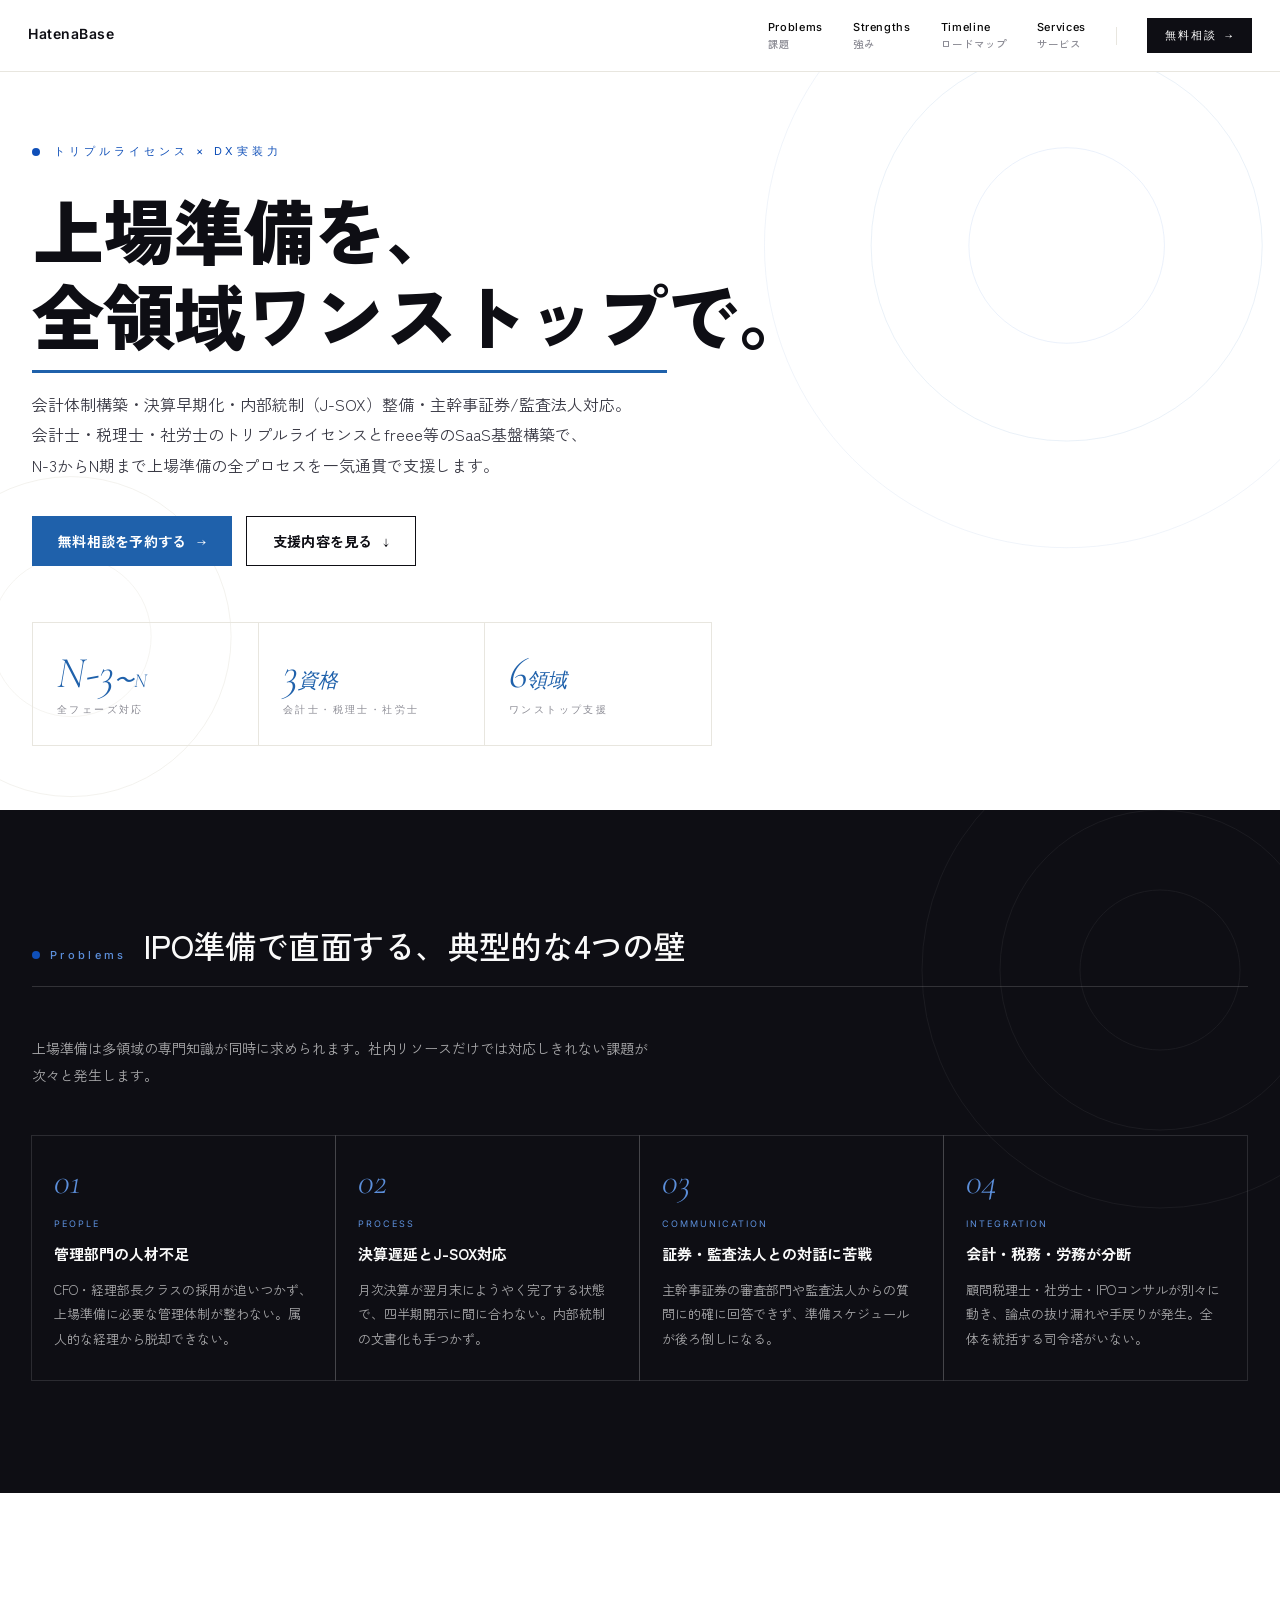
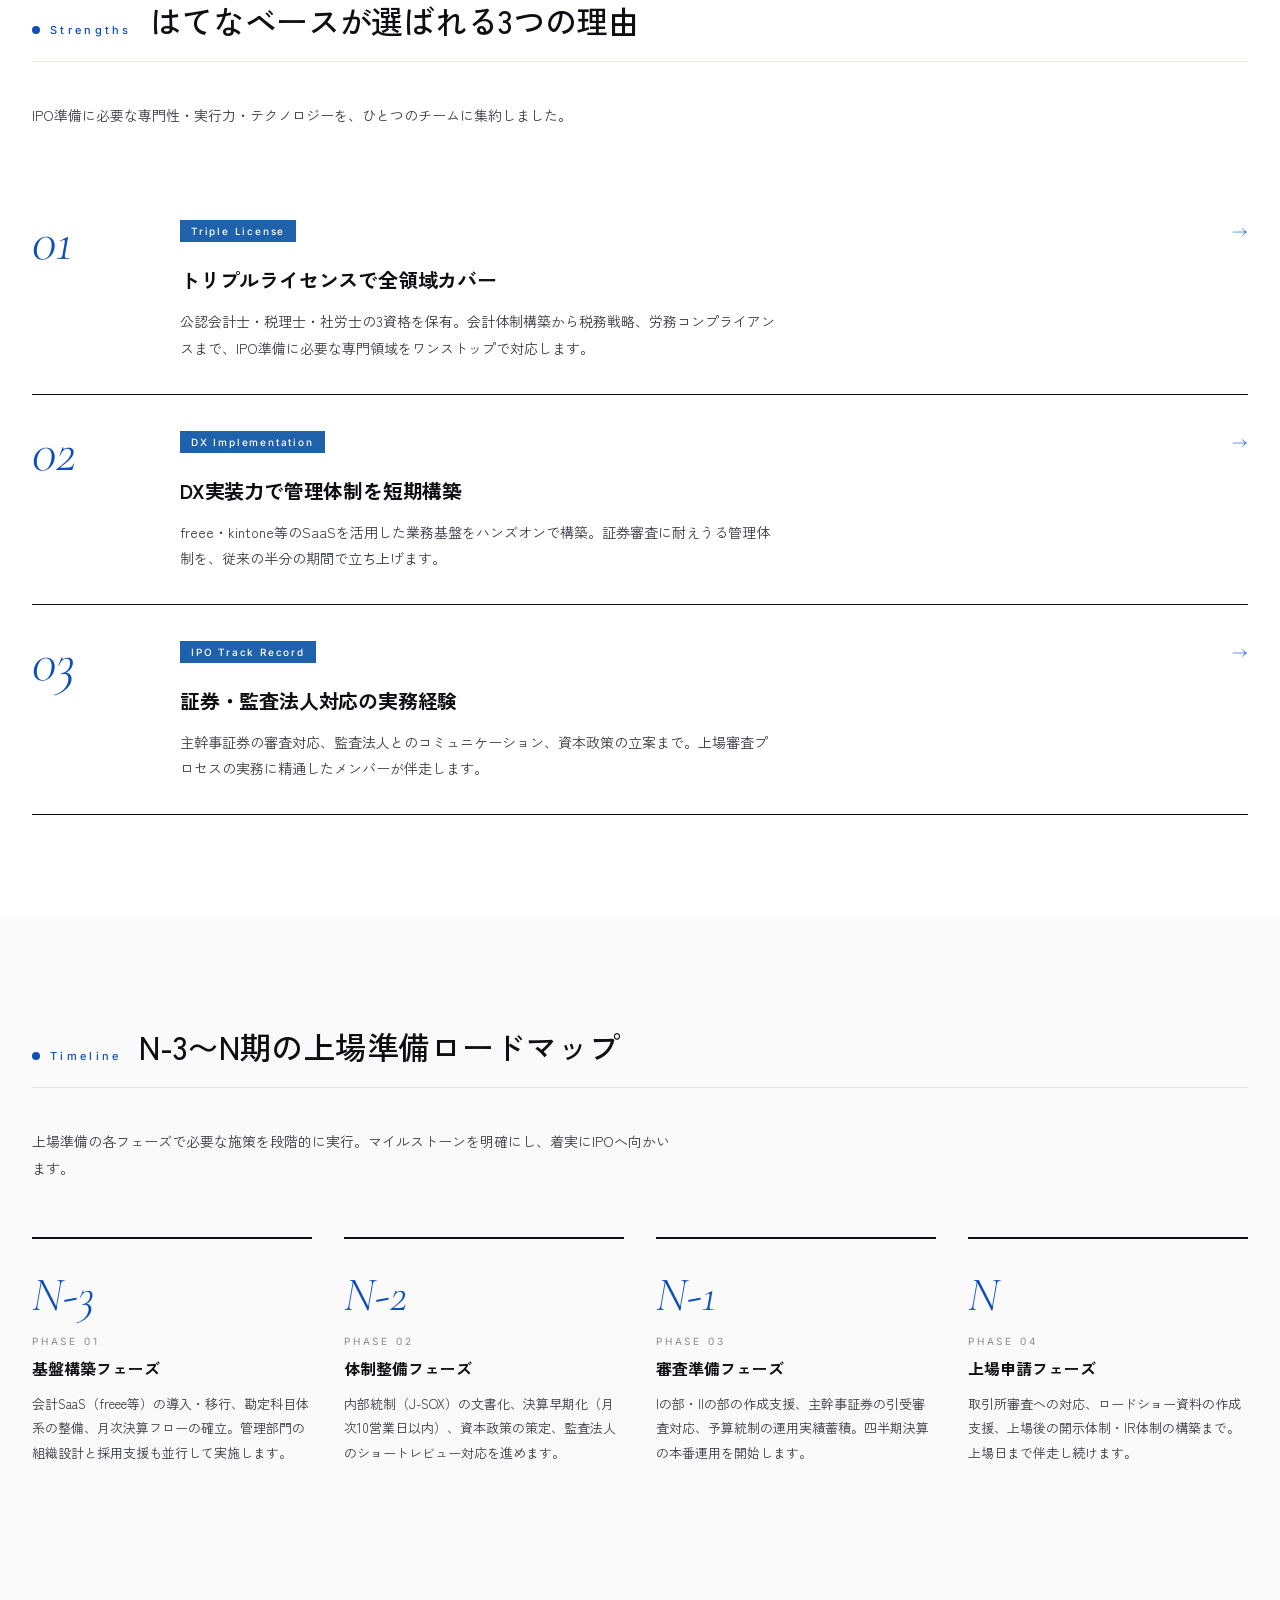
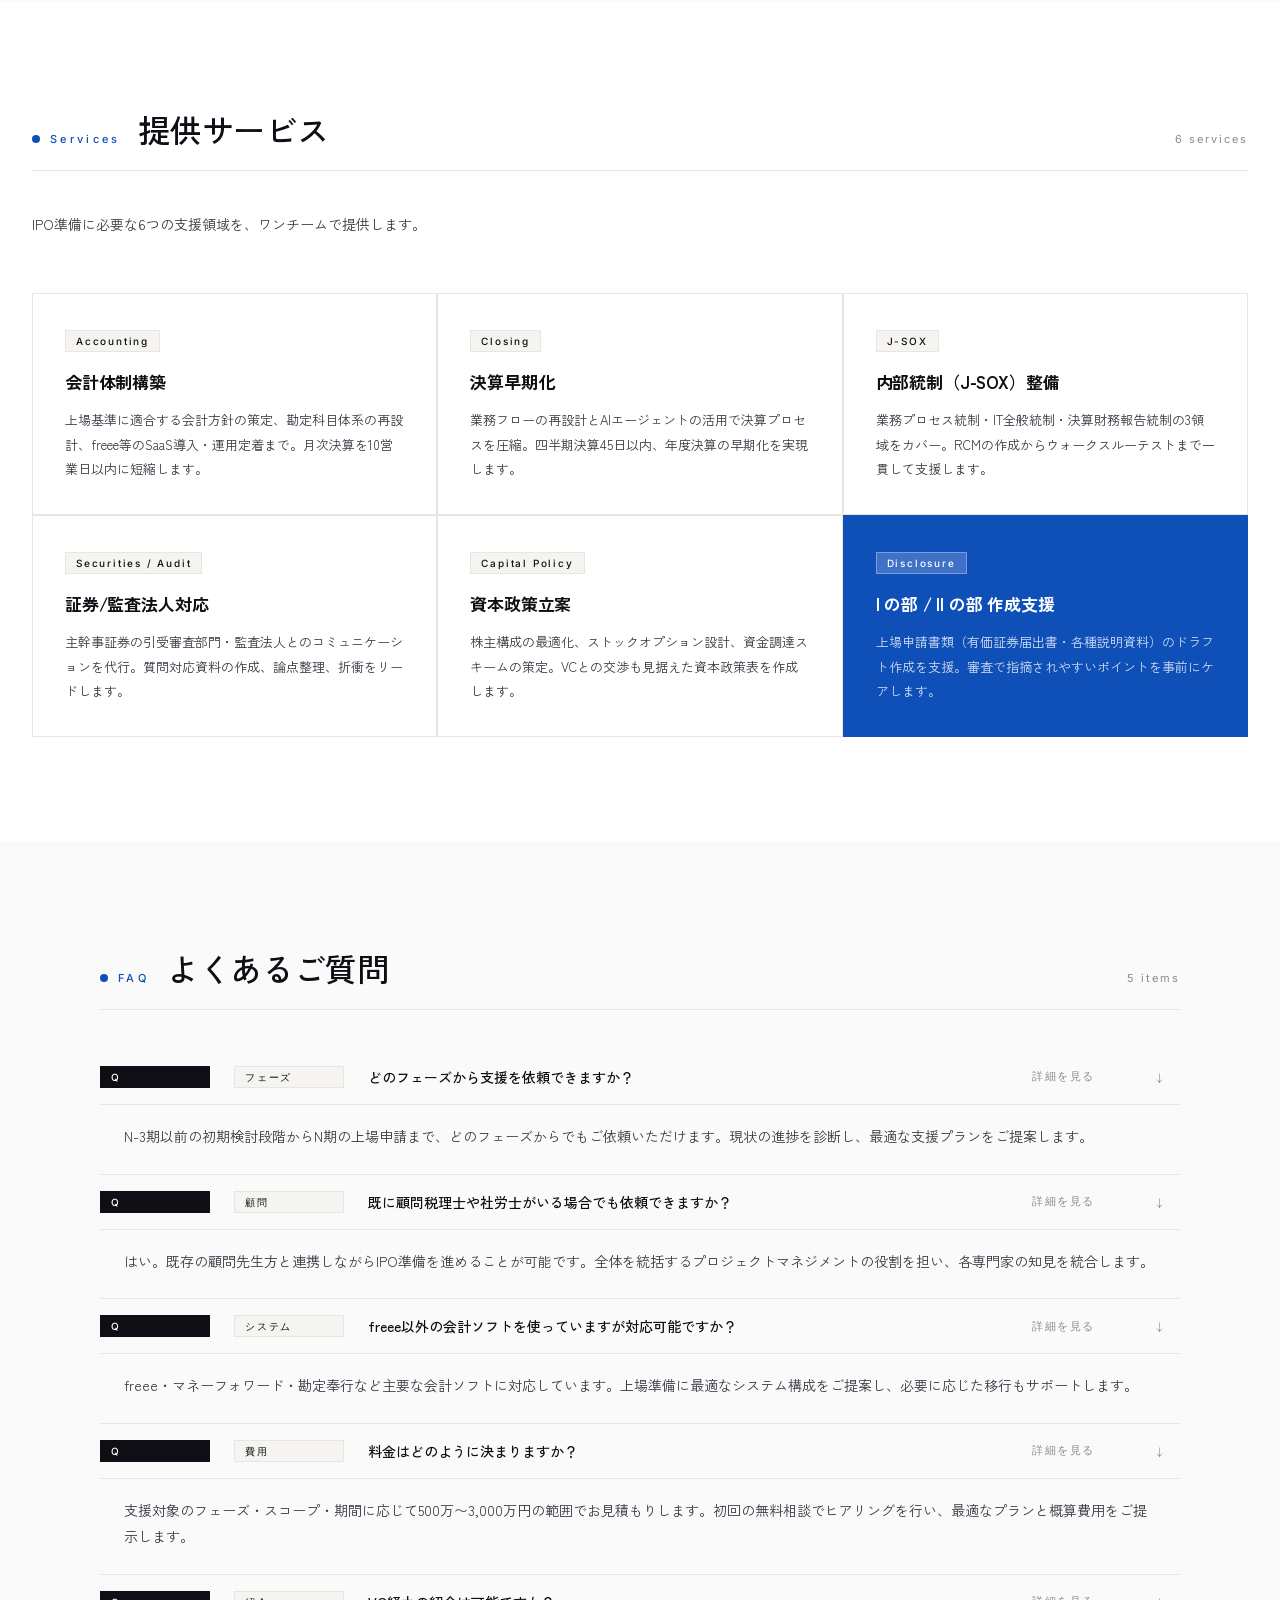
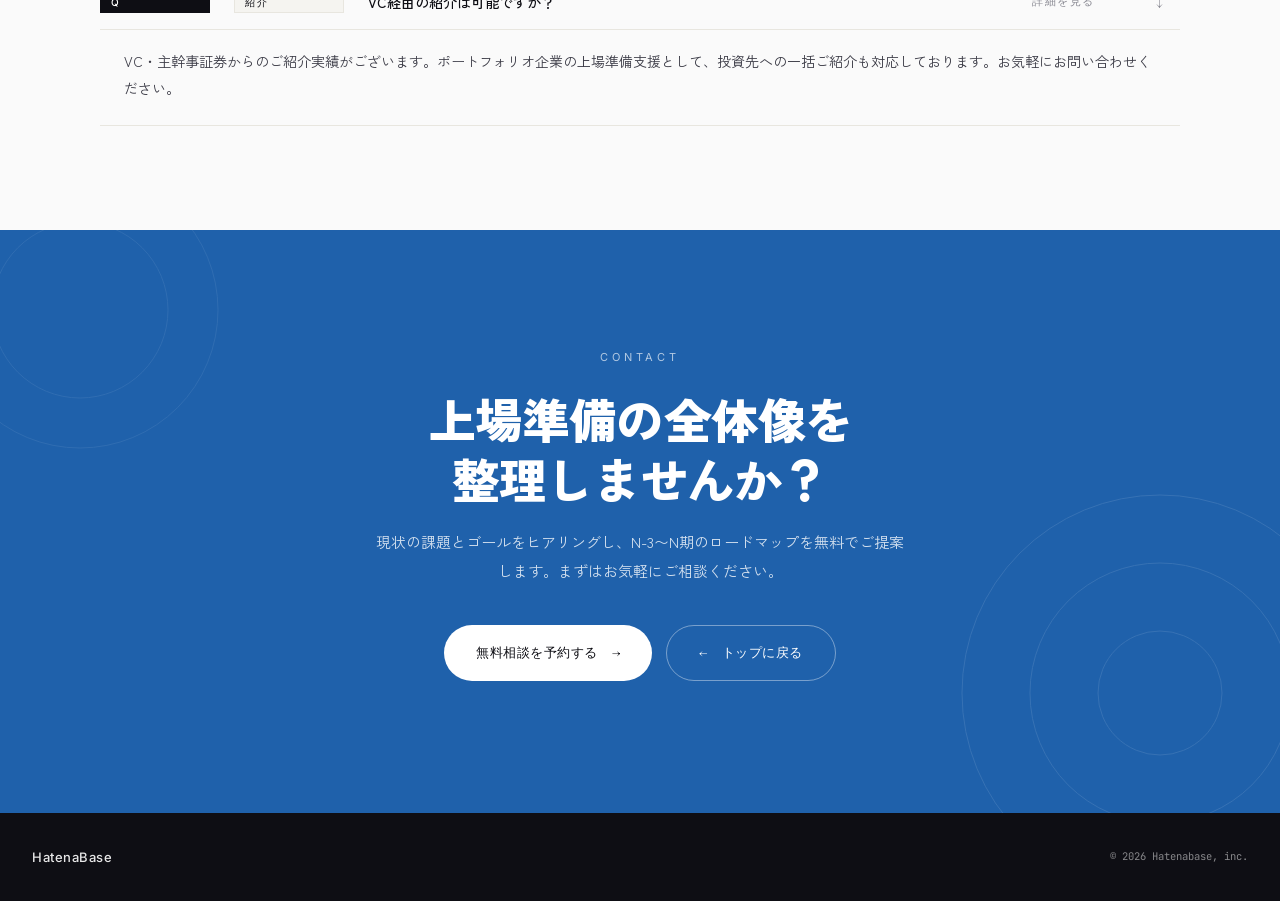
<file: lp/ipo/index.html>
<!DOCTYPE html>
<html lang="ja">
<head>
<meta charset="utf-8"/>
<meta name="viewport" content="width=device-width, initial-scale=1.0"/>
<title>IPO支援 | はてなベース株式会社</title>
<meta name="description" content="N-3〜N期の上場準備プロセスを会計・税務・労務の全面から支援。会計士×税理士×社労士のトリプルライセンスとDX実装力で、証券審査に耐えうる管理体制を短期構築します。"/>
<link rel="preconnect" href="https://fonts.googleapis.com"/>
<link rel="preconnect" href="https://fonts.gstatic.com" crossorigin=""/>
<link rel="stylesheet" href="../../css/miyazawa.css"/>
</head>
<body>

<!-- ======================================================
     HEADER
     ====================================================== -->
<header class="hb-header">
  <a href="../../index.html" class="hb-header-logo" aria-label="HatenaBase トップへ">
    <svg width="140" height="24" viewBox="0 0 140 24" fill="none" xmlns="http://www.w3.org/2000/svg" aria-hidden="true">
      <text x="0" y="18" font-family="Inter, system-ui, sans-serif" font-size="14" font-weight="600" letter-spacing="0.04em" fill="#0E0E14">HatenaBase</text>
    </svg>
  </a>
  <nav class="hb-pc-nav" aria-label="メインナビゲーション">
    <a href="#problems" class="hb-nav-item">
      <span class="hb-nav-en">Problems</span>
      <span class="hb-nav-jp">課題</span>
      <span class="hb-nav-underline" aria-hidden="true"></span>
    </a>
    <a href="#strengths" class="hb-nav-item">
      <span class="hb-nav-en">Strengths</span>
      <span class="hb-nav-jp">強み</span>
      <span class="hb-nav-underline" aria-hidden="true"></span>
    </a>
    <a href="#timeline" class="hb-nav-item">
      <span class="hb-nav-en">Timeline</span>
      <span class="hb-nav-jp">ロードマップ</span>
      <span class="hb-nav-underline" aria-hidden="true"></span>
    </a>
    <a href="#services" class="hb-nav-item">
      <span class="hb-nav-en">Services</span>
      <span class="hb-nav-jp">サービス</span>
      <span class="hb-nav-underline" aria-hidden="true"></span>
    </a>
    <div class="hb-nav-divider" aria-hidden="true"></div>
    <a href="#contact" class="hb-contact-btn">
      無料相談 <span class="hb-arrow">→</span>
    </a>
  </nav>
  <button class="hb-mb-burger" aria-label="メニューを開く">
    <svg width="18" height="14" viewBox="0 0 18 14" fill="none" xmlns="http://www.w3.org/2000/svg">
      <rect y="0" width="18" height="1.5" fill="#0E0E14"/>
      <rect y="6" width="18" height="1.5" fill="#0E0E14"/>
      <rect y="12" width="18" height="1.5" fill="#0E0E14"/>
    </svg>
  </button>
</header>

<!-- ======================================================
     HERO
     ====================================================== -->
<section class="hb-hero">
  <!-- Decorative SVG circles -->
  <svg class="hb-hero-svg" viewBox="0 0 1440 680" fill="none" xmlns="http://www.w3.org/2000/svg" aria-hidden="true">
    <circle cx="1200" cy="120" r="340" stroke="#1F61AB" stroke-width="1" opacity="0.08"/>
    <circle cx="1200" cy="120" r="220" stroke="#1F61AB" stroke-width="1" opacity="0.10"/>
    <circle cx="1200" cy="120" r="110" stroke="#5C8FDB" stroke-width="1" opacity="0.14"/>
    <circle cx="80" cy="560" r="180" stroke="#E8E6DF" stroke-width="1" opacity="0.6"/>
    <circle cx="80" cy="560" r="90" stroke="#E8E6DF" stroke-width="1" opacity="0.5"/>
  </svg>

  <div class="hb-section-inner" style="position:relative; z-index:1;">
    <div class="hb-hero-badge hb-up">トリプルライセンス × DX実装力</div>

    <h1 class="hb-hero-display hb-up" style="margin-top:0; margin-bottom:0;">
      上場準備を、<br/>
      <span class="hb-accent">全領域ワンストップ</span>で。
    </h1>

    <div class="hb-hero-body hb-up">
      <p>
        会計体制構築・決算早期化・内部統制（J-SOX）整備・主幹事証券/監査法人対応。<br/>
        会計士・税理士・社労士のトリプルライセンスとfreee等のSaaS基盤構築で、<br/>
        N-3からN期まで上場準備の全プロセスを一気通貫で支援します。
      </p>
    </div>

    <div class="hb-hero-actions hb-up">
      <a href="#contact" class="hb-btn-primary">無料相談を予約する <span class="hb-arrow">→</span></a>
      <a href="#services" class="hb-btn-outline">支援内容を見る <span class="hb-arrow">↓</span></a>
    </div>

    <!-- Metrics -->
    <div class="hb-up" style="display:grid; grid-template-columns:repeat(3,1fr); gap:0; border:1px solid #E8E6DF; margin-top:56px; max-width:680px;">
      <div style="padding:28px 24px; border-right:1px solid #E8E6DF;">
        <div style="font-family:'Cormorant Garamond','Times New Roman',serif; font-style:italic; font-weight:300; font-size:44px; line-height:1; color:#1F61AB;">N-3<span style="font-size:20px;">〜N</span></div>
        <div style="font-family:Inter,system-ui,sans-serif; font-size:10px; letter-spacing:.24em; color:#8A8A93; margin-top:8px;">全フェーズ対応</div>
      </div>
      <div style="padding:28px 24px; border-right:1px solid #E8E6DF;">
        <div style="font-family:'Cormorant Garamond','Times New Roman',serif; font-style:italic; font-weight:300; font-size:44px; line-height:1; color:#1F61AB;">3<span style="font-size:20px;">資格</span></div>
        <div style="font-family:Inter,system-ui,sans-serif; font-size:10px; letter-spacing:.24em; color:#8A8A93; margin-top:8px;">会計士・税理士・社労士</div>
      </div>
      <div style="padding:28px 24px;">
        <div style="font-family:'Cormorant Garamond','Times New Roman',serif; font-style:italic; font-weight:300; font-size:44px; line-height:1; color:#1F61AB;">6<span style="font-size:20px;">領域</span></div>
        <div style="font-family:Inter,system-ui,sans-serif; font-size:10px; letter-spacing:.24em; color:#8A8A93; margin-top:8px;">ワンストップ支援</div>
      </div>
    </div>
  </div>
</section>

<!-- ======================================================
     PROBLEMS — dark section
     ====================================================== -->
<section id="problems" class="hb-issues-section">
  <!-- Decorative SVG -->
  <svg class="hb-deco-svg" style="right:-120px; top:-80px; width:480px; height:480px; opacity:.05;" viewBox="0 0 480 480" fill="none" xmlns="http://www.w3.org/2000/svg" aria-hidden="true">
    <circle cx="240" cy="240" r="238" stroke="white" stroke-width="1"/>
    <circle cx="240" cy="240" r="160" stroke="white" stroke-width="1"/>
    <circle cx="240" cy="240" r="80" stroke="white" stroke-width="1"/>
  </svg>

  <div class="hb-section-inner" style="position:relative; z-index:1;">
    <div class="hb-section-head" style="border-bottom-color:rgba(255,255,255,.15); margin-bottom:48px;">
      <span class="hb-section-head-en" style="color:#5C8FDB;">Problems</span>
      <span class="hb-section-head-jp" style="color:#FAFAFA;">IPO準備で直面する、典型的な4つの壁</span>
    </div>
    <p class="hb-up" style="font-size:14px; line-height:1.9; color:rgba(250,250,250,.65); max-width:640px; margin:0 0 48px;">上場準備は多領域の専門知識が同時に求められます。社内リソースだけでは対応しきれない課題が次々と発生します。</p>

    <div class="hb-issue-grid">
      <div class="hb-issue-card hb-up">
        <div class="hb-issue-num">01</div>
        <div class="hb-issue-category">PEOPLE</div>
        <h3 style="font-size:15px; font-weight:700; margin:0 0 12px; line-height:1.5; color:#FAFAFA;">管理部門の人材不足</h3>
        <p style="font-size:13px; line-height:1.9; color:rgba(250,250,250,.65); margin:0;">CFO・経理部長クラスの採用が追いつかず、上場準備に必要な管理体制が整わない。属人的な経理から脱却できない。</p>
      </div>
      <div class="hb-issue-card hb-up" style="transition-delay:.1s">
        <div class="hb-issue-num">02</div>
        <div class="hb-issue-category">PROCESS</div>
        <h3 style="font-size:15px; font-weight:700; margin:0 0 12px; line-height:1.5; color:#FAFAFA;">決算遅延とJ-SOX対応</h3>
        <p style="font-size:13px; line-height:1.9; color:rgba(250,250,250,.65); margin:0;">月次決算が翌月末にようやく完了する状態で、四半期開示に間に合わない。内部統制の文書化も手つかず。</p>
      </div>
      <div class="hb-issue-card hb-up" style="transition-delay:.2s">
        <div class="hb-issue-num">03</div>
        <div class="hb-issue-category">COMMUNICATION</div>
        <h3 style="font-size:15px; font-weight:700; margin:0 0 12px; line-height:1.5; color:#FAFAFA;">証券・監査法人との対話に苦戦</h3>
        <p style="font-size:13px; line-height:1.9; color:rgba(250,250,250,.65); margin:0;">主幹事証券の審査部門や監査法人からの質問に的確に回答できず、準備スケジュールが後ろ倒しになる。</p>
      </div>
      <div class="hb-issue-card hb-up" style="transition-delay:.3s">
        <div class="hb-issue-num">04</div>
        <div class="hb-issue-category">INTEGRATION</div>
        <h3 style="font-size:15px; font-weight:700; margin:0 0 12px; line-height:1.5; color:#FAFAFA;">会計・税務・労務が分断</h3>
        <p style="font-size:13px; line-height:1.9; color:rgba(250,250,250,.65); margin:0;">顧問税理士・社労士・IPOコンサルが別々に動き、論点の抜け漏れや手戻りが発生。全体を統括する司令塔がいない。</p>
      </div>
    </div>
  </div>
</section>

<!-- ======================================================
     STRENGTHS — white section with numbered svc-blocks
     ====================================================== -->
<section id="strengths" class="hb-section">
  <div class="hb-section-inner">
    <div class="hb-section-head">
      <span class="hb-section-head-en">Strengths</span>
      <span class="hb-section-head-jp">はてなベースが選ばれる3つの理由</span>
    </div>
    <p class="hb-up" style="font-size:14px; line-height:1.9; color:#3A3A45; max-width:640px; margin:0 0 56px;">IPO準備に必要な専門性・実行力・テクノロジーを、ひとつのチームに集約しました。</p>

    <div>
      <div class="hb-svc-block hb-up">
        <div class="hb-svc-num">01</div>
        <div>
          <span class="hb-label hb-label-blue" style="margin-bottom:14px;">Triple License</span>
          <h3 style="font-size:20px; font-weight:700; margin:10px 0 14px; letter-spacing:-.01em; line-height:1.4;">トリプルライセンスで全領域カバー</h3>
          <p style="font-size:14px; line-height:1.9; color:#3A3A45; margin:0; max-width:600px;">公認会計士・税理士・社労士の3資格を保有。会計体制構築から税務戦略、労務コンプライアンスまで、IPO準備に必要な専門領域をワンストップで対応します。</p>
        </div>
        <span class="hb-arrow" style="font-size:24px; color:#5C8FDB;">→</span>
      </div>

      <div class="hb-svc-block hb-up" style="transition-delay:.1s">
        <div class="hb-svc-num">02</div>
        <div>
          <span class="hb-label hb-label-blue" style="margin-bottom:14px;">DX Implementation</span>
          <h3 style="font-size:20px; font-weight:700; margin:10px 0 14px; letter-spacing:-.01em; line-height:1.4;">DX実装力で管理体制を短期構築</h3>
          <p style="font-size:14px; line-height:1.9; color:#3A3A45; margin:0; max-width:600px;">freee・kintone等のSaaSを活用した業務基盤をハンズオンで構築。証券審査に耐えうる管理体制を、従来の半分の期間で立ち上げます。</p>
        </div>
        <span class="hb-arrow" style="font-size:24px; color:#5C8FDB;">→</span>
      </div>

      <div class="hb-svc-block hb-up" style="transition-delay:.2s">
        <div class="hb-svc-num">03</div>
        <div>
          <span class="hb-label hb-label-blue" style="margin-bottom:14px;">IPO Track Record</span>
          <h3 style="font-size:20px; font-weight:700; margin:10px 0 14px; letter-spacing:-.01em; line-height:1.4;">証券・監査法人対応の実務経験</h3>
          <p style="font-size:14px; line-height:1.9; color:#3A3A45; margin:0; max-width:600px;">主幹事証券の審査対応、監査法人とのコミュニケーション、資本政策の立案まで。上場審査プロセスの実務に精通したメンバーが伴走します。</p>
        </div>
        <span class="hb-arrow" style="font-size:24px; color:#5C8FDB;">→</span>
      </div>
    </div>
  </div>
</section>

<!-- ======================================================
     TIMELINE — approach grid
     ====================================================== -->
<section id="timeline" class="hb-section hb-section-alt">
  <div class="hb-section-inner">
    <div class="hb-section-head">
      <span class="hb-section-head-en">Timeline</span>
      <span class="hb-section-head-jp">N-3〜N期の上場準備ロードマップ</span>
    </div>
    <p class="hb-up" style="font-size:14px; line-height:1.9; color:#3A3A45; max-width:640px; margin:0 0 56px;">上場準備の各フェーズで必要な施策を段階的に実行。マイルストーンを明確にし、着実にIPOへ向かいます。</p>

    <div class="hb-approach-grid">
      <div class="hb-approach-card hb-up">
        <div class="hb-approach-num">N-3</div>
        <div class="hb-approach-en">PHASE 01</div>
        <h3 style="font-size:16px; font-weight:700; margin:10px 0 12px; line-height:1.4;">基盤構築フェーズ</h3>
        <p style="font-size:13px; line-height:1.9; color:#3A3A45; margin:0;">会計SaaS（freee等）の導入・移行、勘定科目体系の整備、月次決算フローの確立。管理部門の組織設計と採用支援も並行して実施します。</p>
      </div>
      <div class="hb-approach-card hb-up" style="transition-delay:.1s">
        <div class="hb-approach-num">N-2</div>
        <div class="hb-approach-en">PHASE 02</div>
        <h3 style="font-size:16px; font-weight:700; margin:10px 0 12px; line-height:1.4;">体制整備フェーズ</h3>
        <p style="font-size:13px; line-height:1.9; color:#3A3A45; margin:0;">内部統制（J-SOX）の文書化、決算早期化（月次10営業日以内）、資本政策の策定、監査法人のショートレビュー対応を進めます。</p>
      </div>
      <div class="hb-approach-card hb-up" style="transition-delay:.2s">
        <div class="hb-approach-num">N-1</div>
        <div class="hb-approach-en">PHASE 03</div>
        <h3 style="font-size:16px; font-weight:700; margin:10px 0 12px; line-height:1.4;">審査準備フェーズ</h3>
        <p style="font-size:13px; line-height:1.9; color:#3A3A45; margin:0;">Iの部・IIの部の作成支援、主幹事証券の引受審査対応、予算統制の運用実績蓄積。四半期決算の本番運用を開始します。</p>
      </div>
      <div class="hb-approach-card hb-up" style="transition-delay:.3s">
        <div class="hb-approach-num">N</div>
        <div class="hb-approach-en">PHASE 04</div>
        <h3 style="font-size:16px; font-weight:700; margin:10px 0 12px; line-height:1.4;">上場申請フェーズ</h3>
        <p style="font-size:13px; line-height:1.9; color:#3A3A45; margin:0;">取引所審査への対応、ロードショー資料の作成支援、上場後の開示体制・IR体制の構築まで。上場日まで伴走し続けます。</p>
      </div>
    </div>
  </div>
</section>

<!-- ======================================================
     SERVICES — grid cards
     ====================================================== -->
<section id="services" class="hb-section">
  <div class="hb-section-inner">
    <div class="hb-section-head">
      <span class="hb-section-head-en">Services</span>
      <span class="hb-section-head-jp">提供サービス</span>
      <span class="hb-section-head-count">6 services</span>
    </div>
    <p class="hb-up" style="font-size:14px; line-height:1.9; color:#3A3A45; max-width:640px; margin:0 0 56px;">IPO準備に必要な6つの支援領域を、ワンチームで提供します。</p>

    <div class="hb-works-grid hb-up">
      <div class="hb-work-card">
        <span class="hb-label hb-label-warm" style="margin-bottom:18px;">Accounting</span>
        <h3 style="font-size:17px; font-weight:700; margin:0 0 14px; line-height:1.4; letter-spacing:-.01em;">会計体制構築</h3>
        <p style="font-size:13px; line-height:1.9; color:#3A3A45; margin:0;">上場基準に適合する会計方針の策定、勘定科目体系の再設計、freee等のSaaS導入・運用定着まで。月次決算を10営業日以内に短縮します。</p>
      </div>
      <div class="hb-work-card">
        <span class="hb-label hb-label-warm" style="margin-bottom:18px;">Closing</span>
        <h3 style="font-size:17px; font-weight:700; margin:0 0 14px; line-height:1.4; letter-spacing:-.01em;">決算早期化</h3>
        <p style="font-size:13px; line-height:1.9; color:#3A3A45; margin:0;">業務フローの再設計とAIエージェントの活用で決算プロセスを圧縮。四半期決算45日以内、年度決算の早期化を実現します。</p>
      </div>
      <div class="hb-work-card">
        <span class="hb-label hb-label-warm" style="margin-bottom:18px;">J-SOX</span>
        <h3 style="font-size:17px; font-weight:700; margin:0 0 14px; line-height:1.4; letter-spacing:-.01em;">内部統制（J-SOX）整備</h3>
        <p style="font-size:13px; line-height:1.9; color:#3A3A45; margin:0;">業務プロセス統制・IT全般統制・決算財務報告統制の3領域をカバー。RCMの作成からウォークスルーテストまで一貫して支援します。</p>
      </div>
      <div class="hb-work-card">
        <span class="hb-label hb-label-warm" style="margin-bottom:18px;">Securities / Audit</span>
        <h3 style="font-size:17px; font-weight:700; margin:0 0 14px; line-height:1.4; letter-spacing:-.01em;">証券/監査法人対応</h3>
        <p style="font-size:13px; line-height:1.9; color:#3A3A45; margin:0;">主幹事証券の引受審査部門・監査法人とのコミュニケーションを代行。質問対応資料の作成、論点整理、折衝をリードします。</p>
      </div>
      <div class="hb-work-card">
        <span class="hb-label hb-label-warm" style="margin-bottom:18px;">Capital Policy</span>
        <h3 style="font-size:17px; font-weight:700; margin:0 0 14px; line-height:1.4; letter-spacing:-.01em;">資本政策立案</h3>
        <p style="font-size:13px; line-height:1.9; color:#3A3A45; margin:0;">株主構成の最適化、ストックオプション設計、資金調達スキームの策定。VCとの交渉も見据えた資本政策表を作成します。</p>
      </div>
      <div class="hb-work-card fill">
        <span class="hb-label" style="background:rgba(255,255,255,.2); color:#fff; border-color:rgba(255,255,255,.3); margin-bottom:18px;">Disclosure</span>
        <h3 style="font-size:17px; font-weight:700; margin:0 0 14px; line-height:1.4; letter-spacing:-.01em;">I の部 / II の部 作成支援</h3>
        <p style="font-size:13px; line-height:1.9; color:rgba(255,255,255,.8); margin:0;">上場申請書類（有価証券届出書・各種説明資料）のドラフト作成を支援。審査で指摘されやすいポイントを事前にケアします。</p>
      </div>
    </div>
  </div>
</section>

<!-- ======================================================
     FAQ — news-row style
     ====================================================== -->
<section class="hb-section hb-section-alt">
  <div class="hb-section-narrow">
    <div class="hb-section-head">
      <span class="hb-section-head-en">FAQ</span>
      <span class="hb-section-head-jp">よくあるご質問</span>
      <span class="hb-section-head-count">5 items</span>
    </div>

    <a href="#" class="hb-news-row hb-up" onclick="return false;" tabindex="0" role="button" aria-expanded="false">
      <span class="hb-label hb-label-fill">Q</span>
      <span class="hb-label hb-label-warm">フェーズ</span>
      <span class="hb-news-title">どのフェーズから支援を依頼できますか？</span>
      <span class="hb-news-more">詳細を見る</span>
      <span class="hb-arrow" style="font-size:16px; color:#8A8A93;">↓</span>
    </a>
    <div style="padding:18px 24px 24px; font-size:14px; line-height:1.9; color:#3A3A45; border-bottom:1px solid #E8E6DF;">N-3期以前の初期検討段階からN期の上場申請まで、どのフェーズからでもご依頼いただけます。現状の進捗を診断し、最適な支援プランをご提案します。</div>

    <a href="#" class="hb-news-row hb-up" style="transition-delay:.05s" onclick="return false;" tabindex="0" role="button" aria-expanded="false">
      <span class="hb-label hb-label-fill">Q</span>
      <span class="hb-label hb-label-warm">顧問</span>
      <span class="hb-news-title">既に顧問税理士や社労士がいる場合でも依頼できますか？</span>
      <span class="hb-news-more">詳細を見る</span>
      <span class="hb-arrow" style="font-size:16px; color:#8A8A93;">↓</span>
    </a>
    <div style="padding:18px 24px 24px; font-size:14px; line-height:1.9; color:#3A3A45; border-bottom:1px solid #E8E6DF;">はい。既存の顧問先生方と連携しながらIPO準備を進めることが可能です。全体を統括するプロジェクトマネジメントの役割を担い、各専門家の知見を統合します。</div>

    <a href="#" class="hb-news-row hb-up" style="transition-delay:.1s" onclick="return false;" tabindex="0" role="button" aria-expanded="false">
      <span class="hb-label hb-label-fill">Q</span>
      <span class="hb-label hb-label-warm">システム</span>
      <span class="hb-news-title">freee以外の会計ソフトを使っていますが対応可能ですか？</span>
      <span class="hb-news-more">詳細を見る</span>
      <span class="hb-arrow" style="font-size:16px; color:#8A8A93;">↓</span>
    </a>
    <div style="padding:18px 24px 24px; font-size:14px; line-height:1.9; color:#3A3A45; border-bottom:1px solid #E8E6DF;">freee・マネーフォワード・勘定奉行など主要な会計ソフトに対応しています。上場準備に最適なシステム構成をご提案し、必要に応じた移行もサポートします。</div>

    <a href="#" class="hb-news-row hb-up" style="transition-delay:.15s" onclick="return false;" tabindex="0" role="button" aria-expanded="false">
      <span class="hb-label hb-label-fill">Q</span>
      <span class="hb-label hb-label-warm">費用</span>
      <span class="hb-news-title">料金はどのように決まりますか？</span>
      <span class="hb-news-more">詳細を見る</span>
      <span class="hb-arrow" style="font-size:16px; color:#8A8A93;">↓</span>
    </a>
    <div style="padding:18px 24px 24px; font-size:14px; line-height:1.9; color:#3A3A45; border-bottom:1px solid #E8E6DF;">支援対象のフェーズ・スコープ・期間に応じて500万〜3,000万円の範囲でお見積もりします。初回の無料相談でヒアリングを行い、最適なプランと概算費用をご提示します。</div>

    <a href="#" class="hb-news-row hb-up" style="transition-delay:.2s" onclick="return false;" tabindex="0" role="button" aria-expanded="false">
      <span class="hb-label hb-label-fill">Q</span>
      <span class="hb-label hb-label-warm">紹介</span>
      <span class="hb-news-title">VC経由の紹介は可能ですか？</span>
      <span class="hb-news-more">詳細を見る</span>
      <span class="hb-arrow" style="font-size:16px; color:#8A8A93;">↓</span>
    </a>
    <div style="padding:18px 24px 24px; font-size:14px; line-height:1.9; color:#3A3A45; border-bottom:1px solid #E8E6DF;">VC・主幹事証券からのご紹介実績がございます。ポートフォリオ企業の上場準備支援として、投資先への一括ご紹介も対応しております。お気軽にお問い合わせください。</div>
  </div>
</section>

<!-- ======================================================
     CTA — blue background
     ====================================================== -->
<section id="contact" class="hb-cta-section">
  <!-- Decorative SVG -->
  <svg class="hb-deco-svg" style="right:-80px; bottom:-80px; width:400px; height:400px; opacity:.1;" viewBox="0 0 400 400" fill="none" xmlns="http://www.w3.org/2000/svg" aria-hidden="true">
    <circle cx="200" cy="200" r="198" stroke="white" stroke-width="1"/>
    <circle cx="200" cy="200" r="130" stroke="white" stroke-width="1"/>
    <circle cx="200" cy="200" r="62" stroke="white" stroke-width="1"/>
  </svg>
  <svg class="hb-deco-svg" style="left:-60px; top:-60px; width:280px; height:280px; opacity:.07;" viewBox="0 0 280 280" fill="none" xmlns="http://www.w3.org/2000/svg" aria-hidden="true">
    <circle cx="140" cy="140" r="138" stroke="white" stroke-width="1"/>
    <circle cx="140" cy="140" r="88" stroke="white" stroke-width="1"/>
  </svg>

  <div class="hb-section-inner" style="position:relative; z-index:1; text-align:center;">
    <div class="hb-up" style="font-family:Inter,system-ui,sans-serif; font-size:11px; letter-spacing:.36em; color:rgba(255,255,255,.65); margin-bottom:24px;">CONTACT</div>
    <h2 class="hb-up" style="font-family:'Zen Kaku Gothic New','Noto Sans JP',sans-serif; font-weight:900; font-size:clamp(28px,4vw,48px); letter-spacing:-.02em; line-height:1.25; color:#fff; margin:0 0 20px;">上場準備の全体像を<br/>整理しませんか？</h2>
    <p class="hb-up" style="font-size:15px; line-height:1.9; color:rgba(255,255,255,.8); margin:0 auto 40px; max-width:540px;">現状の課題とゴールをヒアリングし、N-3〜N期のロードマップを無料でご提案します。まずはお気軽にご相談ください。</p>
    <div class="hb-up" style="display:flex; flex-wrap:wrap; gap:14px; justify-content:center;">
      <a href="mailto:info@hatenabase.jp" class="hb-cta hb-cta-white">
        無料相談を予約する <span class="hb-arrow">→</span>
      </a>
      <a href="../../index.html" class="hb-cta" style="background:transparent; border:1px solid rgba(255,255,255,.4); color:#fff;">
        <span class="hb-arrow">←</span> トップに戻る
      </a>
    </div>
  </div>
</section>

<!-- ======================================================
     FOOTER — compact
     ====================================================== -->
<footer class="hb-footer" style="padding:36px 32px;">
  <div class="hb-footer-inner">
    <div class="hb-footer-bottom" style="padding-top:0; border:none;">
      <span style="font-family:Inter,system-ui,sans-serif; font-size:13px; font-weight:500; letter-spacing:.04em; color:rgba(255,255,255,.9);">HatenaBase</span>
      <span>&copy; 2026 Hatenabase, inc.</span>
    </div>
  </div>
</footer>

<script>
// Reveal animation observer
const revealObserver = new IntersectionObserver((entries) => {
  entries.forEach(e => {
    if (e.isIntersecting) {
      e.target.classList.add('is-in');
      revealObserver.unobserve(e.target);
    }
  });
}, { threshold: 0.12 });

document.querySelectorAll('.hb-up').forEach(el => revealObserver.observe(el));
</script>
</body>
</html>
</file>
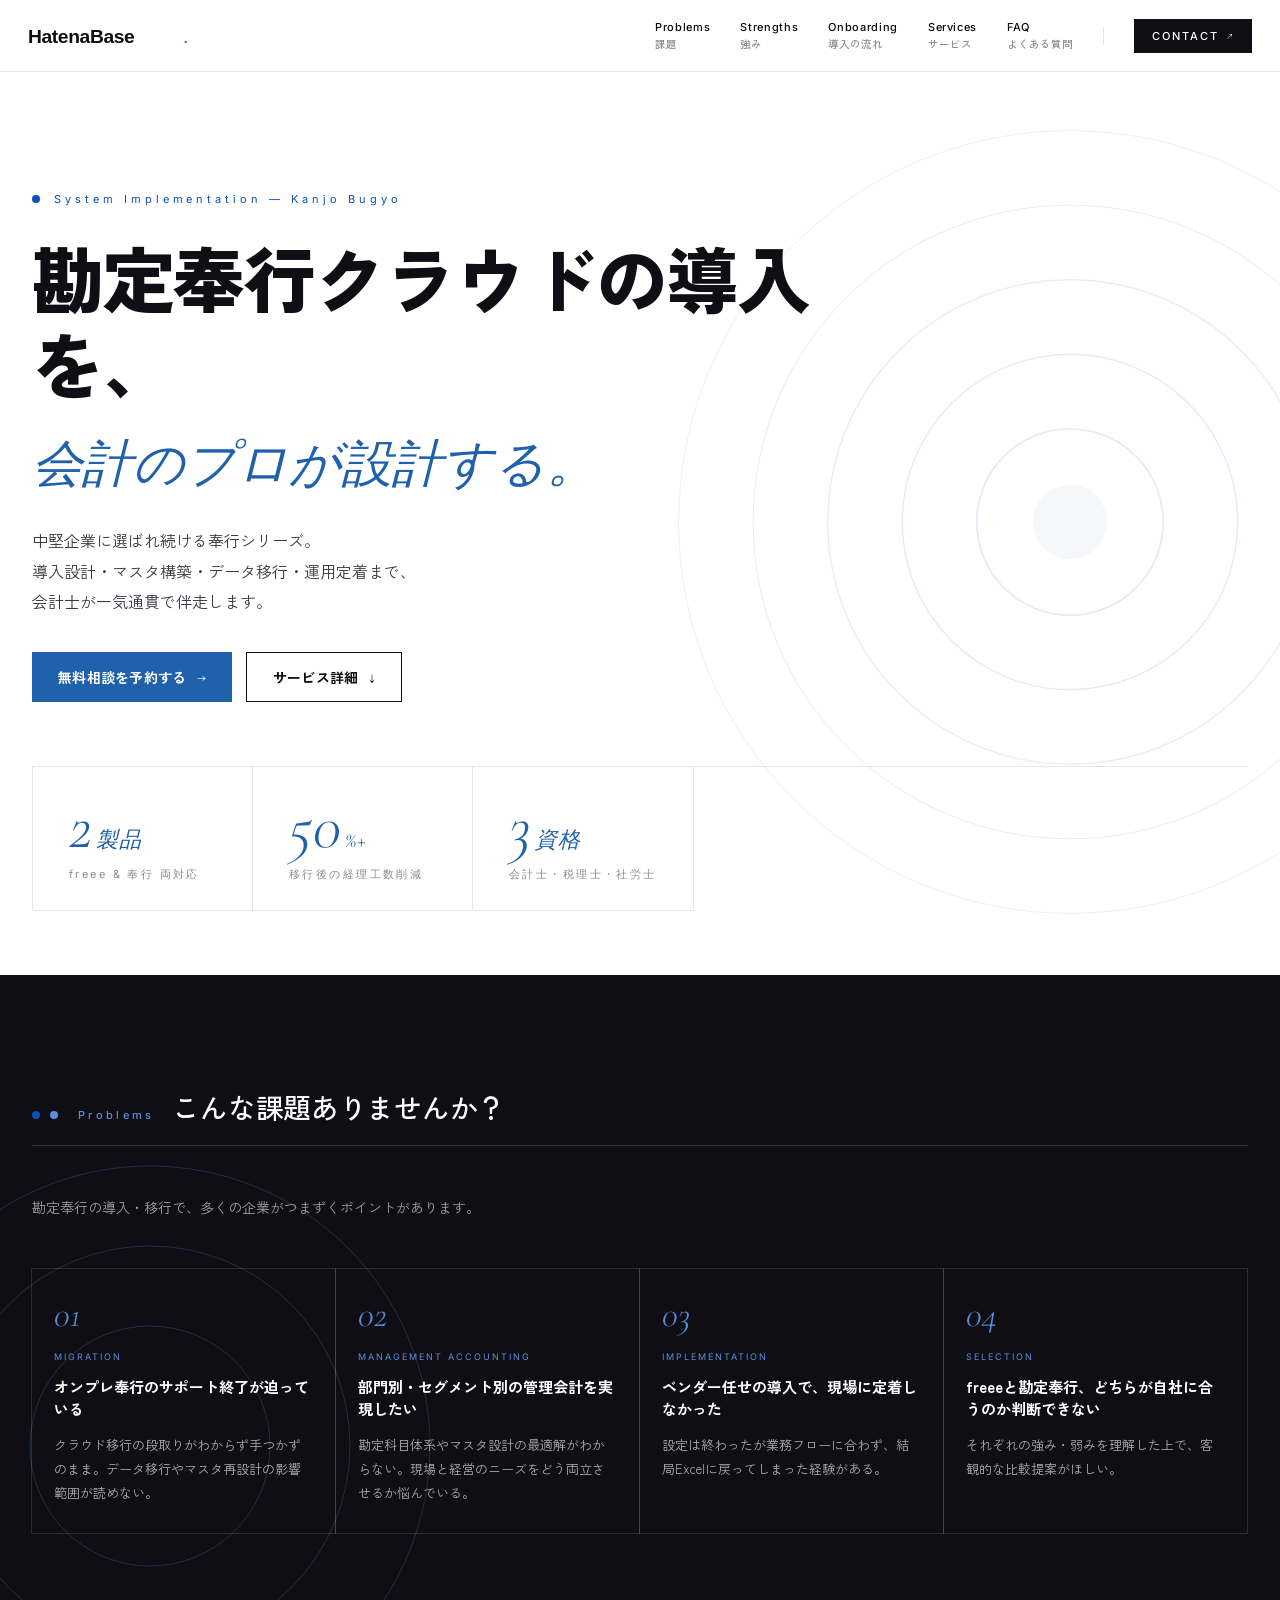
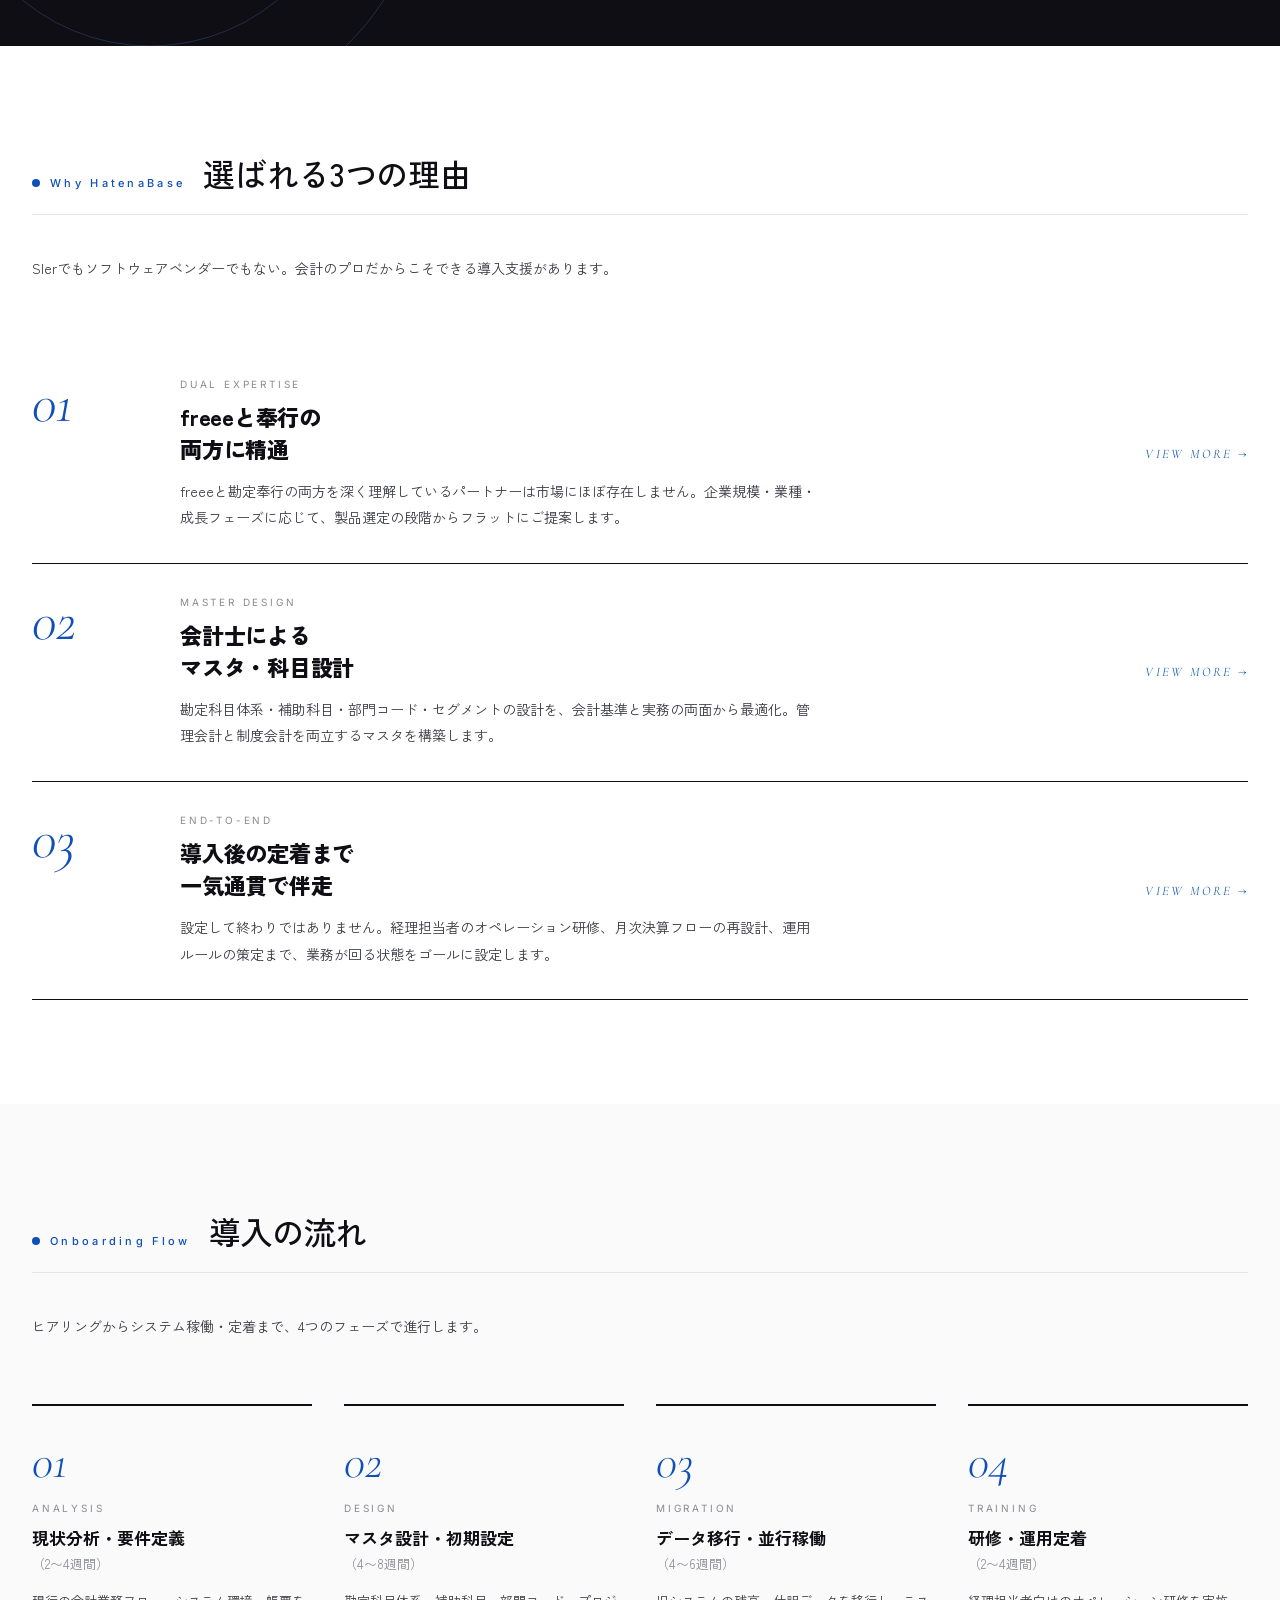
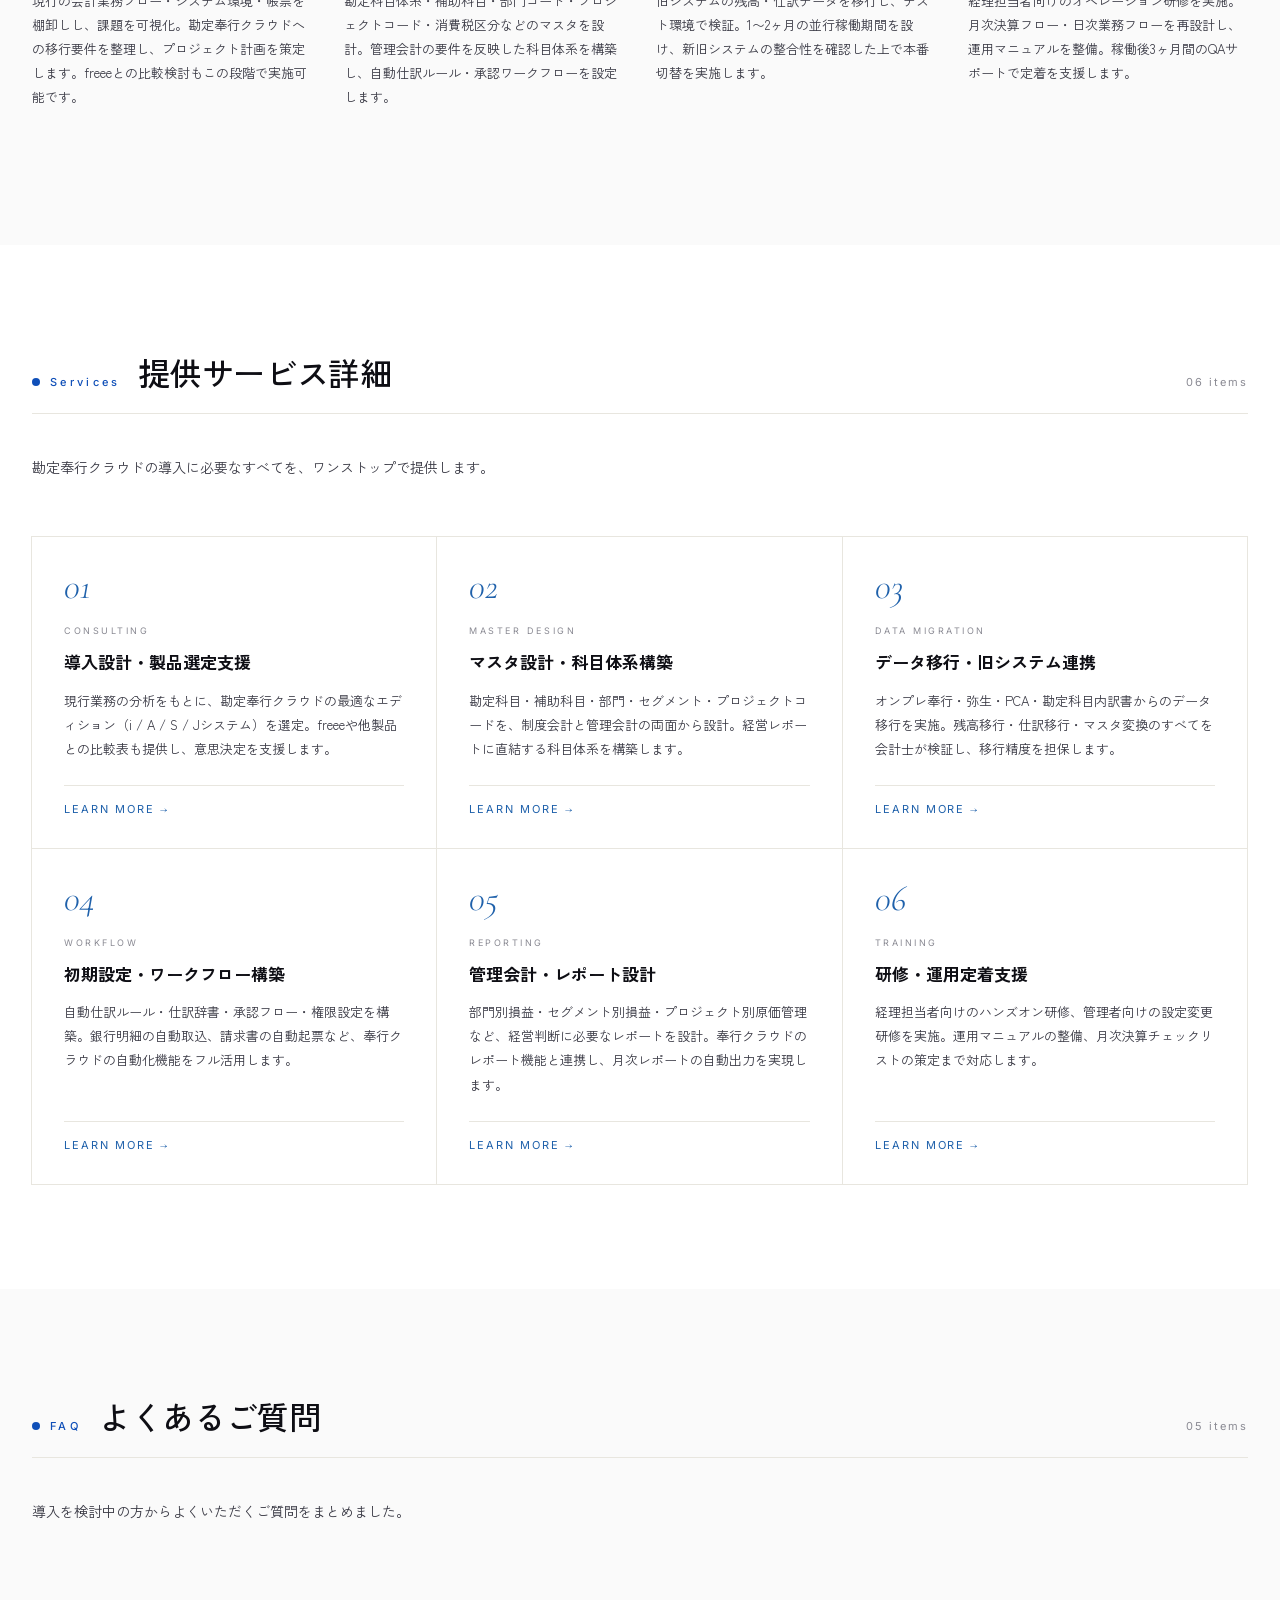
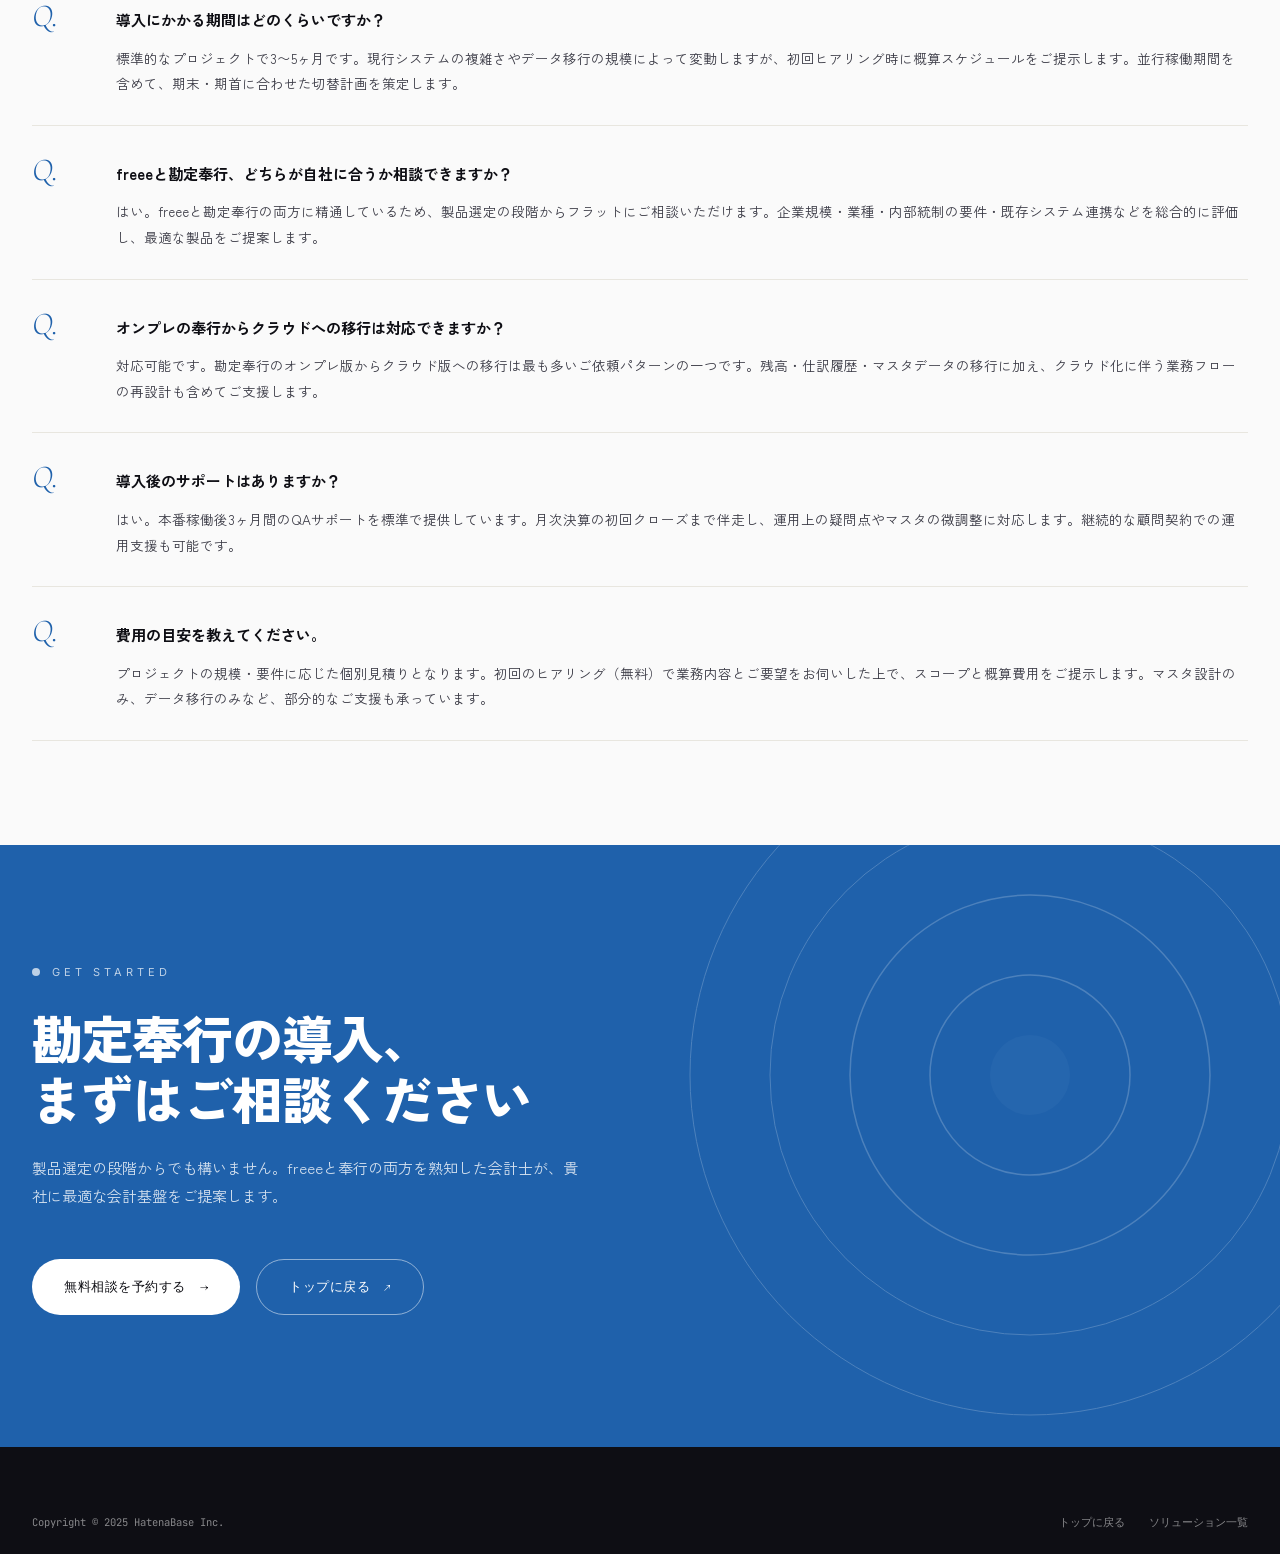
<file: lp/kaikei-bugyou/index.html>
<!DOCTYPE html>
<html lang="ja">
<head>
<meta charset="utf-8">
<meta name="viewport" content="width=device-width, initial-scale=1.0">
<title>勘定奉行クラウド導入支援 | はてなベース株式会社</title>
<meta name="description" content="勘定奉行クラウドの導入設計・初期設定・マスタ設計・データ移行・運用定着を、会計のプロが一気通貫で支援。freeeと奉行の両方に精通した稀有なパートナーが、中堅企業に最適な会計基盤を構築します。"/>
<link rel="stylesheet" href="../../css/miyazawa.css">
</head>
<body>

<!-- HEADER -->
<header class="hb-header">
  <a href="../../index.html" class="hb-header-logo">
    <img src="../../images/hatena_logo.svg" alt="はてなベース株式会社" style="height:28px">
  </a>
  <nav class="hb-pc-nav">
    <a href="#problems" class="hb-nav-item">
      <span class="hb-nav-en">Problems</span>
      <span class="hb-nav-jp">課題</span>
      <span class="hb-nav-underline"></span>
    </a>
    <a href="#strengths" class="hb-nav-item">
      <span class="hb-nav-en">Strengths</span>
      <span class="hb-nav-jp">強み</span>
      <span class="hb-nav-underline"></span>
    </a>
    <a href="#onboarding" class="hb-nav-item">
      <span class="hb-nav-en">Onboarding</span>
      <span class="hb-nav-jp">導入の流れ</span>
      <span class="hb-nav-underline"></span>
    </a>
    <a href="#services" class="hb-nav-item">
      <span class="hb-nav-en">Services</span>
      <span class="hb-nav-jp">サービス</span>
      <span class="hb-nav-underline"></span>
    </a>
    <a href="#faq" class="hb-nav-item">
      <span class="hb-nav-en">FAQ</span>
      <span class="hb-nav-jp">よくある質問</span>
      <span class="hb-nav-underline"></span>
    </a>
    <span class="hb-nav-divider"></span>
    <a href="#contact" class="hb-contact-btn">CONTACT <span class="hb-arrow">↗</span></a>
  </nav>
  <button class="hb-mb-burger" aria-label="menu">
    <div style="position:relative;width:18px;height:12px;margin:0 auto">
      <span style="position:absolute;left:0;right:0;top:0;height:1.5px;background:#0E0E14"></span>
      <span style="position:absolute;left:0;right:0;top:5px;height:1.5px;background:#0E0E14"></span>
      <span style="position:absolute;left:0;right:0;top:10px;height:1.5px;background:#0E0E14"></span>
    </div>
  </button>
</header>

<!-- HERO -->
<section class="hb-hero" id="top">
  <!-- Decorative SVG circles -->
  <svg viewBox="0 0 880 880" class="hb-deco-svg" style="top:40px;right:-200px;width:820px;height:820px;opacity:.55">
    <circle cx="440" cy="440" r="420" fill="none" stroke="#1F61AB" stroke-width="1" opacity=".18"/>
    <circle cx="440" cy="440" r="340" fill="none" stroke="#1F61AB" stroke-width="1" opacity=".22"/>
    <circle cx="440" cy="440" r="260" fill="none" stroke="#5C8FDB" stroke-width="1.5" opacity=".28"/>
    <circle cx="440" cy="440" r="180" fill="none" stroke="#5C8FDB" stroke-width="1.5" opacity=".32"/>
    <circle cx="440" cy="440" r="100" fill="none" stroke="#1F61AB" stroke-width="2" opacity=".22"/>
    <circle cx="440" cy="440" r="40"  fill="#1F61AB" opacity=".08"/>
  </svg>

  <div style="position:relative;max-width:1280px;margin:0 auto;padding-top:48px">
    <div class="hb-hero-badge hb-up is-in">System Implementation — Kanjo Bugyo</div>

    <h1 class="hb-hero-display hb-up is-in" style="max-width:780px;line-height:1.2">
      勘定奉行クラウドの導入を、<br>
      <em>会計のプロが設計する。</em>
    </h1>

    <div class="hb-hero-body hb-up is-in">
      <p>中堅企業に選ばれ続ける奉行シリーズ。<br>
      導入設計・マスタ構築・データ移行・運用定着まで、<br>
      会計士が一気通貫で伴走します。</p>
    </div>

    <div class="hb-hero-actions hb-up is-in">
      <a href="#contact" class="hb-btn-primary">無料相談を予約する <span class="hb-arrow">→</span></a>
      <a href="#services" class="hb-btn-outline">サービス詳細 <span class="hb-arrow">↓</span></a>
    </div>

    <!-- Hero Metrics -->
    <div class="hb-up is-in" style="margin-top:64px;display:flex;gap:0;border-top:1px solid #E8E6DF;border-left:1px solid #E8E6DF">
      <div style="padding:28px 36px;border-right:1px solid #E8E6DF;border-bottom:1px solid #E8E6DF;min-width:220px">
        <div style="font-family:'Cormorant Garamond','Times New Roman',serif;font-style:italic;font-weight:300;font-size:64px;color:#1F61AB;line-height:1">2<span style="font-size:22px;letter-spacing:.04em;margin-left:4px">製品</span></div>
        <div style="font-family:Inter,system-ui,sans-serif;font-size:11px;letter-spacing:.22em;color:#8A8A93;margin-top:8px">freee &amp; 奉行 両対応</div>
      </div>
      <div style="padding:28px 36px;border-right:1px solid #E8E6DF;border-bottom:1px solid #E8E6DF;min-width:220px">
        <div style="font-family:'Cormorant Garamond','Times New Roman',serif;font-style:italic;font-weight:300;font-size:64px;color:#1F61AB;line-height:1">50<span style="font-size:22px;letter-spacing:.04em;margin-left:4px">%+</span></div>
        <div style="font-family:Inter,system-ui,sans-serif;font-size:11px;letter-spacing:.22em;color:#8A8A93;margin-top:8px">移行後の経理工数削減</div>
      </div>
      <div style="padding:28px 36px;border-right:1px solid #E8E6DF;border-bottom:1px solid #E8E6DF;min-width:220px">
        <div style="font-family:'Cormorant Garamond','Times New Roman',serif;font-style:italic;font-weight:300;font-size:64px;color:#1F61AB;line-height:1">3<span style="font-size:22px;letter-spacing:.04em;margin-left:4px">資格</span></div>
        <div style="font-family:Inter,system-ui,sans-serif;font-size:11px;letter-spacing:.22em;color:#8A8A93;margin-top:8px">会計士・税理士・社労士</div>
      </div>
    </div>
  </div>
</section>

<!-- PROBLEMS -->
<section class="hb-issues-section" id="problems">
  <!-- subtle background circles -->
  <svg viewBox="0 0 600 600" class="hb-deco-svg" style="bottom:-100px;left:-150px;width:600px;height:600px;opacity:.25">
    <circle cx="300" cy="300" r="280" fill="none" stroke="#5C8FDB" stroke-width="1"/>
    <circle cx="300" cy="300" r="200" fill="none" stroke="#5C8FDB" stroke-width="1"/>
    <circle cx="300" cy="300" r="120" fill="none" stroke="#5C8FDB" stroke-width="1"/>
  </svg>

  <div style="max-width:1280px;margin:0 auto;position:relative">
    <div class="hb-section-head" style="border-bottom-color:rgba(255,255,255,.15);margin-bottom:48px">
      <span class="hb-section-head-en" style="color:#5C8FDB">
        <span style="display:inline-block;width:8px;height:8px;border-radius:50%;background:#5C8FDB;margin-right:10px"></span>
        Problems
      </span>
      <span class="hb-section-head-jp" style="color:#fff;font-size:28px">こんな課題ありませんか？</span>
    </div>
    <p class="hb-up" style="font-size:14px;line-height:1.9;color:rgba(255,255,255,.6);margin:0 0 48px;max-width:640px">勘定奉行の導入・移行で、多くの企業がつまずくポイントがあります。</p>

    <div class="hb-issue-grid">
      <!-- Card 1 -->
      <div class="hb-issue-card hb-up">
        <div class="hb-issue-num">01</div>
        <div class="hb-issue-category">MIGRATION</div>
        <p style="font-weight:700;font-size:15px;color:#fff;margin:0 0 12px;line-height:1.5">オンプレ奉行のサポート終了が迫っている</p>
        <p style="font-size:13px;line-height:1.85;color:rgba(255,255,255,.65);margin:0">クラウド移行の段取りがわからず手つかずのまま。データ移行やマスタ再設計の影響範囲が読めない。</p>
      </div>
      <!-- Card 2 -->
      <div class="hb-issue-card hb-up">
        <div class="hb-issue-num">02</div>
        <div class="hb-issue-category">MANAGEMENT ACCOUNTING</div>
        <p style="font-weight:700;font-size:15px;color:#fff;margin:0 0 12px;line-height:1.5">部門別・セグメント別の管理会計を実現したい</p>
        <p style="font-size:13px;line-height:1.85;color:rgba(255,255,255,.65);margin:0">勘定科目体系やマスタ設計の最適解がわからない。現場と経営のニーズをどう両立させるか悩んでいる。</p>
      </div>
      <!-- Card 3 -->
      <div class="hb-issue-card hb-up">
        <div class="hb-issue-num">03</div>
        <div class="hb-issue-category">IMPLEMENTATION</div>
        <p style="font-weight:700;font-size:15px;color:#fff;margin:0 0 12px;line-height:1.5">ベンダー任せの導入で、現場に定着しなかった</p>
        <p style="font-size:13px;line-height:1.85;color:rgba(255,255,255,.65);margin:0">設定は終わったが業務フローに合わず、結局Excelに戻ってしまった経験がある。</p>
      </div>
      <!-- Card 4 -->
      <div class="hb-issue-card hb-up">
        <div class="hb-issue-num">04</div>
        <div class="hb-issue-category">SELECTION</div>
        <p style="font-weight:700;font-size:15px;color:#fff;margin:0 0 12px;line-height:1.5">freeeと勘定奉行、どちらが自社に合うのか判断できない</p>
        <p style="font-size:13px;line-height:1.85;color:rgba(255,255,255,.65);margin:0">それぞれの強み・弱みを理解した上で、客観的な比較提案がほしい。</p>
      </div>
    </div>
  </div>
</section>

<!-- STRENGTHS -->
<section class="hb-section" id="strengths">
  <div class="hb-section-inner">
    <div class="hb-section-head hb-up">
      <span class="hb-section-head-en">Why HatenaBase</span>
      <span class="hb-section-head-jp">選ばれる3つの理由</span>
    </div>
    <p class="hb-up" style="font-size:14px;line-height:1.9;color:#3A3A45;margin:0 0 64px;max-width:600px">SIerでもソフトウェアベンダーでもない。会計のプロだからこそできる導入支援があります。</p>

    <!-- Strength 01 -->
    <div class="hb-svc-block hb-up">
      <div class="hb-svc-num">01</div>
      <div>
        <div style="font-family:Inter,system-ui,sans-serif;font-size:10px;letter-spacing:.28em;color:#8A8A93;margin-bottom:10px">DUAL EXPERTISE</div>
        <h3 style="font-family:'Zen Kaku Gothic New','Noto Sans JP',sans-serif;font-weight:800;font-size:22px;margin:0 0 14px;letter-spacing:-.01em">freeeと奉行の<br>両方に精通</h3>
        <p style="font-size:14px;line-height:1.9;color:#3A3A45;margin:0;max-width:640px">freeeと勘定奉行の両方を深く理解しているパートナーは市場にほぼ存在しません。企業規模・業種・成長フェーズに応じて、製品選定の段階からフラットにご提案します。</p>
      </div>
      <div style="font-family:'Cormorant Garamond',serif;font-style:italic;font-size:13px;letter-spacing:.18em;color:#1F61AB;white-space:nowrap;align-self:center">VIEW MORE <span class="hb-arrow">→</span></div>
    </div>

    <!-- Strength 02 -->
    <div class="hb-svc-block hb-up">
      <div class="hb-svc-num">02</div>
      <div>
        <div style="font-family:Inter,system-ui,sans-serif;font-size:10px;letter-spacing:.28em;color:#8A8A93;margin-bottom:10px">MASTER DESIGN</div>
        <h3 style="font-family:'Zen Kaku Gothic New','Noto Sans JP',sans-serif;font-weight:800;font-size:22px;margin:0 0 14px;letter-spacing:-.01em">会計士による<br>マスタ・科目設計</h3>
        <p style="font-size:14px;line-height:1.9;color:#3A3A45;margin:0;max-width:640px">勘定科目体系・補助科目・部門コード・セグメントの設計を、会計基準と実務の両面から最適化。管理会計と制度会計を両立するマスタを構築します。</p>
      </div>
      <div style="font-family:'Cormorant Garamond',serif;font-style:italic;font-size:13px;letter-spacing:.18em;color:#1F61AB;white-space:nowrap;align-self:center">VIEW MORE <span class="hb-arrow">→</span></div>
    </div>

    <!-- Strength 03 -->
    <div class="hb-svc-block hb-up">
      <div class="hb-svc-num">03</div>
      <div>
        <div style="font-family:Inter,system-ui,sans-serif;font-size:10px;letter-spacing:.28em;color:#8A8A93;margin-bottom:10px">END-TO-END</div>
        <h3 style="font-family:'Zen Kaku Gothic New','Noto Sans JP',sans-serif;font-weight:800;font-size:22px;margin:0 0 14px;letter-spacing:-.01em">導入後の定着まで<br>一気通貫で伴走</h3>
        <p style="font-size:14px;line-height:1.9;color:#3A3A45;margin:0;max-width:640px">設定して終わりではありません。経理担当者のオペレーション研修、月次決算フローの再設計、運用ルールの策定まで、業務が回る状態をゴールに設定します。</p>
      </div>
      <div style="font-family:'Cormorant Garamond',serif;font-style:italic;font-size:13px;letter-spacing:.18em;color:#1F61AB;white-space:nowrap;align-self:center">VIEW MORE <span class="hb-arrow">→</span></div>
    </div>
  </div>
</section>

<!-- ONBOARDING -->
<section class="hb-section hb-section-alt" id="onboarding">
  <div class="hb-section-inner">
    <div class="hb-section-head hb-up">
      <span class="hb-section-head-en">Onboarding Flow</span>
      <span class="hb-section-head-jp">導入の流れ</span>
    </div>
    <p class="hb-up" style="font-size:14px;line-height:1.9;color:#3A3A45;margin:0 0 64px;max-width:600px">ヒアリングからシステム稼働・定着まで、4つのフェーズで進行します。</p>

    <div class="hb-approach-grid">
      <!-- Step 01 -->
      <div class="hb-approach-card hb-up">
        <div class="hb-approach-num">01</div>
        <div class="hb-approach-en">ANALYSIS</div>
        <h3 style="font-family:'Zen Kaku Gothic New','Noto Sans JP',sans-serif;font-weight:700;font-size:17px;margin:12px 0 14px;line-height:1.45">現状分析・要件定義<br><span style="font-size:13px;font-weight:400;color:#8A8A93">（2〜4週間）</span></h3>
        <p style="font-size:13px;line-height:1.85;color:#3A3A45;margin:0">現行の会計業務フロー・システム環境・帳票を棚卸しし、課題を可視化。勘定奉行クラウドへの移行要件を整理し、プロジェクト計画を策定します。freeeとの比較検討もこの段階で実施可能です。</p>
      </div>
      <!-- Step 02 -->
      <div class="hb-approach-card hb-up">
        <div class="hb-approach-num">02</div>
        <div class="hb-approach-en">DESIGN</div>
        <h3 style="font-family:'Zen Kaku Gothic New','Noto Sans JP',sans-serif;font-weight:700;font-size:17px;margin:12px 0 14px;line-height:1.45">マスタ設計・初期設定<br><span style="font-size:13px;font-weight:400;color:#8A8A93">（4〜8週間）</span></h3>
        <p style="font-size:13px;line-height:1.85;color:#3A3A45;margin:0">勘定科目体系・補助科目・部門コード・プロジェクトコード・消費税区分などのマスタを設計。管理会計の要件を反映した科目体系を構築し、自動仕訳ルール・承認ワークフローを設定します。</p>
      </div>
      <!-- Step 03 -->
      <div class="hb-approach-card hb-up">
        <div class="hb-approach-num">03</div>
        <div class="hb-approach-en">MIGRATION</div>
        <h3 style="font-family:'Zen Kaku Gothic New','Noto Sans JP',sans-serif;font-weight:700;font-size:17px;margin:12px 0 14px;line-height:1.45">データ移行・並行稼働<br><span style="font-size:13px;font-weight:400;color:#8A8A93">（4〜6週間）</span></h3>
        <p style="font-size:13px;line-height:1.85;color:#3A3A45;margin:0">旧システムの残高・仕訳データを移行し、テスト環境で検証。1〜2ヶ月の並行稼働期間を設け、新旧システムの整合性を確認した上で本番切替を実施します。</p>
      </div>
      <!-- Step 04 -->
      <div class="hb-approach-card hb-up">
        <div class="hb-approach-num">04</div>
        <div class="hb-approach-en">TRAINING</div>
        <h3 style="font-family:'Zen Kaku Gothic New','Noto Sans JP',sans-serif;font-weight:700;font-size:17px;margin:12px 0 14px;line-height:1.45">研修・運用定着<br><span style="font-size:13px;font-weight:400;color:#8A8A93">（2〜4週間）</span></h3>
        <p style="font-size:13px;line-height:1.85;color:#3A3A45;margin:0">経理担当者向けのオペレーション研修を実施。月次決算フロー・日次業務フローを再設計し、運用マニュアルを整備。稼働後3ヶ月間のQAサポートで定着を支援します。</p>
      </div>
    </div>
  </div>
</section>

<!-- SERVICES -->
<section class="hb-section" id="services">
  <div class="hb-section-inner">
    <div class="hb-section-head hb-up">
      <span class="hb-section-head-en">Services</span>
      <span class="hb-section-head-jp">提供サービス詳細</span>
      <span class="hb-section-head-count">06 items</span>
    </div>
    <p class="hb-up" style="font-size:14px;line-height:1.9;color:#3A3A45;margin:0 0 56px;max-width:600px">勘定奉行クラウドの導入に必要なすべてを、ワンストップで提供します。</p>

    <div class="hb-blog-grid">
      <!-- Service 01 -->
      <div class="hb-blog-card hb-up">
        <div style="font-family:'Cormorant Garamond',serif;font-style:italic;font-size:36px;color:#1F61AB;line-height:1;margin-bottom:20px;font-weight:300">01</div>
        <div style="font-family:Inter,system-ui,sans-serif;font-size:9px;letter-spacing:.28em;color:#8A8A93;margin-bottom:14px">CONSULTING</div>
        <h3 style="font-family:'Zen Kaku Gothic New','Noto Sans JP',sans-serif;font-weight:700;font-size:17px;margin:0 0 14px;line-height:1.45">導入設計・製品選定支援</h3>
        <p style="font-size:13px;line-height:1.85;color:#3A3A45;margin:0 0 24px;flex:1">現行業務の分析をもとに、勘定奉行クラウドの最適なエディション（i / A / S / Jシステム）を選定。freeeや他製品との比較表も提供し、意思決定を支援します。</p>
        <div style="font-family:Inter,system-ui,sans-serif;font-size:11px;letter-spacing:.18em;color:#1F61AB;border-top:1px solid #E8E6DF;padding-top:16px;margin-top:auto">LEARN MORE <span class="hb-arrow">→</span></div>
      </div>
      <!-- Service 02 -->
      <div class="hb-blog-card hb-up">
        <div style="font-family:'Cormorant Garamond',serif;font-style:italic;font-size:36px;color:#1F61AB;line-height:1;margin-bottom:20px;font-weight:300">02</div>
        <div style="font-family:Inter,system-ui,sans-serif;font-size:9px;letter-spacing:.28em;color:#8A8A93;margin-bottom:14px">MASTER DESIGN</div>
        <h3 style="font-family:'Zen Kaku Gothic New','Noto Sans JP',sans-serif;font-weight:700;font-size:17px;margin:0 0 14px;line-height:1.45">マスタ設計・科目体系構築</h3>
        <p style="font-size:13px;line-height:1.85;color:#3A3A45;margin:0 0 24px;flex:1">勘定科目・補助科目・部門・セグメント・プロジェクトコードを、制度会計と管理会計の両面から設計。経営レポートに直結する科目体系を構築します。</p>
        <div style="font-family:Inter,system-ui,sans-serif;font-size:11px;letter-spacing:.18em;color:#1F61AB;border-top:1px solid #E8E6DF;padding-top:16px;margin-top:auto">LEARN MORE <span class="hb-arrow">→</span></div>
      </div>
      <!-- Service 03 -->
      <div class="hb-blog-card hb-up">
        <div style="font-family:'Cormorant Garamond',serif;font-style:italic;font-size:36px;color:#1F61AB;line-height:1;margin-bottom:20px;font-weight:300">03</div>
        <div style="font-family:Inter,system-ui,sans-serif;font-size:9px;letter-spacing:.28em;color:#8A8A93;margin-bottom:14px">DATA MIGRATION</div>
        <h3 style="font-family:'Zen Kaku Gothic New','Noto Sans JP',sans-serif;font-weight:700;font-size:17px;margin:0 0 14px;line-height:1.45">データ移行・旧システム連携</h3>
        <p style="font-size:13px;line-height:1.85;color:#3A3A45;margin:0 0 24px;flex:1">オンプレ奉行・弥生・PCA・勘定科目内訳書からのデータ移行を実施。残高移行・仕訳移行・マスタ変換のすべてを会計士が検証し、移行精度を担保します。</p>
        <div style="font-family:Inter,system-ui,sans-serif;font-size:11px;letter-spacing:.18em;color:#1F61AB;border-top:1px solid #E8E6DF;padding-top:16px;margin-top:auto">LEARN MORE <span class="hb-arrow">→</span></div>
      </div>
      <!-- Service 04 -->
      <div class="hb-blog-card hb-up">
        <div style="font-family:'Cormorant Garamond',serif;font-style:italic;font-size:36px;color:#1F61AB;line-height:1;margin-bottom:20px;font-weight:300">04</div>
        <div style="font-family:Inter,system-ui,sans-serif;font-size:9px;letter-spacing:.28em;color:#8A8A93;margin-bottom:14px">WORKFLOW</div>
        <h3 style="font-family:'Zen Kaku Gothic New','Noto Sans JP',sans-serif;font-weight:700;font-size:17px;margin:0 0 14px;line-height:1.45">初期設定・ワークフロー構築</h3>
        <p style="font-size:13px;line-height:1.85;color:#3A3A45;margin:0 0 24px;flex:1">自動仕訳ルール・仕訳辞書・承認フロー・権限設定を構築。銀行明細の自動取込、請求書の自動起票など、奉行クラウドの自動化機能をフル活用します。</p>
        <div style="font-family:Inter,system-ui,sans-serif;font-size:11px;letter-spacing:.18em;color:#1F61AB;border-top:1px solid #E8E6DF;padding-top:16px;margin-top:auto">LEARN MORE <span class="hb-arrow">→</span></div>
      </div>
      <!-- Service 05 -->
      <div class="hb-blog-card hb-up">
        <div style="font-family:'Cormorant Garamond',serif;font-style:italic;font-size:36px;color:#1F61AB;line-height:1;margin-bottom:20px;font-weight:300">05</div>
        <div style="font-family:Inter,system-ui,sans-serif;font-size:9px;letter-spacing:.28em;color:#8A8A93;margin-bottom:14px">REPORTING</div>
        <h3 style="font-family:'Zen Kaku Gothic New','Noto Sans JP',sans-serif;font-weight:700;font-size:17px;margin:0 0 14px;line-height:1.45">管理会計・レポート設計</h3>
        <p style="font-size:13px;line-height:1.85;color:#3A3A45;margin:0 0 24px;flex:1">部門別損益・セグメント別損益・プロジェクト別原価管理など、経営判断に必要なレポートを設計。奉行クラウドのレポート機能と連携し、月次レポートの自動出力を実現します。</p>
        <div style="font-family:Inter,system-ui,sans-serif;font-size:11px;letter-spacing:.18em;color:#1F61AB;border-top:1px solid #E8E6DF;padding-top:16px;margin-top:auto">LEARN MORE <span class="hb-arrow">→</span></div>
      </div>
      <!-- Service 06 -->
      <div class="hb-blog-card hb-up">
        <div style="font-family:'Cormorant Garamond',serif;font-style:italic;font-size:36px;color:#1F61AB;line-height:1;margin-bottom:20px;font-weight:300">06</div>
        <div style="font-family:Inter,system-ui,sans-serif;font-size:9px;letter-spacing:.28em;color:#8A8A93;margin-bottom:14px">TRAINING</div>
        <h3 style="font-family:'Zen Kaku Gothic New','Noto Sans JP',sans-serif;font-weight:700;font-size:17px;margin:0 0 14px;line-height:1.45">研修・運用定着支援</h3>
        <p style="font-size:13px;line-height:1.85;color:#3A3A45;margin:0 0 24px;flex:1">経理担当者向けのハンズオン研修、管理者向けの設定変更研修を実施。運用マニュアルの整備、月次決算チェックリストの策定まで対応します。</p>
        <div style="font-family:Inter,system-ui,sans-serif;font-size:11px;letter-spacing:.18em;color:#1F61AB;border-top:1px solid #E8E6DF;padding-top:16px;margin-top:auto">LEARN MORE <span class="hb-arrow">→</span></div>
      </div>
    </div>
  </div>
</section>

<!-- FAQ -->
<section class="hb-section hb-section-alt" id="faq">
  <div class="hb-section-inner">
    <div class="hb-section-head hb-up">
      <span class="hb-section-head-en">FAQ</span>
      <span class="hb-section-head-jp">よくあるご質問</span>
      <span class="hb-section-head-count">05 items</span>
    </div>
    <p class="hb-up" style="font-size:14px;line-height:1.9;color:#3A3A45;margin:0 0 48px;max-width:600px">導入を検討中の方からよくいただくご質問をまとめました。</p>

    <div>
      <!-- FAQ 01 -->
      <div class="hb-up" style="padding:28px 0;border-bottom:1px solid #E8E6DF">
        <div style="display:grid;grid-template-columns:60px 1fr;gap:24px;align-items:baseline">
          <div style="font-family:'Cormorant Garamond',serif;font-style:italic;font-weight:300;font-size:32px;color:#1F61AB;line-height:1">Q.</div>
          <div>
            <p style="font-weight:700;font-size:15px;color:#0E0E14;margin:0 0 14px;line-height:1.5">導入にかかる期間はどのくらいですか？</p>
            <p style="font-size:13.5px;line-height:1.9;color:#3A3A45;margin:0">標準的なプロジェクトで3〜5ヶ月です。現行システムの複雑さやデータ移行の規模によって変動しますが、初回ヒアリング時に概算スケジュールをご提示します。並行稼働期間を含めて、期末・期首に合わせた切替計画を策定します。</p>
          </div>
        </div>
      </div>
      <!-- FAQ 02 -->
      <div class="hb-up" style="padding:28px 0;border-bottom:1px solid #E8E6DF">
        <div style="display:grid;grid-template-columns:60px 1fr;gap:24px;align-items:baseline">
          <div style="font-family:'Cormorant Garamond',serif;font-style:italic;font-weight:300;font-size:32px;color:#1F61AB;line-height:1">Q.</div>
          <div>
            <p style="font-weight:700;font-size:15px;color:#0E0E14;margin:0 0 14px;line-height:1.5">freeeと勘定奉行、どちらが自社に合うか相談できますか？</p>
            <p style="font-size:13.5px;line-height:1.9;color:#3A3A45;margin:0">はい。freeeと勘定奉行の両方に精通しているため、製品選定の段階からフラットにご相談いただけます。企業規模・業種・内部統制の要件・既存システム連携などを総合的に評価し、最適な製品をご提案します。</p>
          </div>
        </div>
      </div>
      <!-- FAQ 03 -->
      <div class="hb-up" style="padding:28px 0;border-bottom:1px solid #E8E6DF">
        <div style="display:grid;grid-template-columns:60px 1fr;gap:24px;align-items:baseline">
          <div style="font-family:'Cormorant Garamond',serif;font-style:italic;font-weight:300;font-size:32px;color:#1F61AB;line-height:1">Q.</div>
          <div>
            <p style="font-weight:700;font-size:15px;color:#0E0E14;margin:0 0 14px;line-height:1.5">オンプレの奉行からクラウドへの移行は対応できますか？</p>
            <p style="font-size:13.5px;line-height:1.9;color:#3A3A45;margin:0">対応可能です。勘定奉行のオンプレ版からクラウド版への移行は最も多いご依頼パターンの一つです。残高・仕訳履歴・マスタデータの移行に加え、クラウド化に伴う業務フローの再設計も含めてご支援します。</p>
          </div>
        </div>
      </div>
      <!-- FAQ 04 -->
      <div class="hb-up" style="padding:28px 0;border-bottom:1px solid #E8E6DF">
        <div style="display:grid;grid-template-columns:60px 1fr;gap:24px;align-items:baseline">
          <div style="font-family:'Cormorant Garamond',serif;font-style:italic;font-weight:300;font-size:32px;color:#1F61AB;line-height:1">Q.</div>
          <div>
            <p style="font-weight:700;font-size:15px;color:#0E0E14;margin:0 0 14px;line-height:1.5">導入後のサポートはありますか？</p>
            <p style="font-size:13.5px;line-height:1.9;color:#3A3A45;margin:0">はい。本番稼働後3ヶ月間のQAサポートを標準で提供しています。月次決算の初回クローズまで伴走し、運用上の疑問点やマスタの微調整に対応します。継続的な顧問契約での運用支援も可能です。</p>
          </div>
        </div>
      </div>
      <!-- FAQ 05 -->
      <div class="hb-up" style="padding:28px 0;border-bottom:1px solid #E8E6DF">
        <div style="display:grid;grid-template-columns:60px 1fr;gap:24px;align-items:baseline">
          <div style="font-family:'Cormorant Garamond',serif;font-style:italic;font-weight:300;font-size:32px;color:#1F61AB;line-height:1">Q.</div>
          <div>
            <p style="font-weight:700;font-size:15px;color:#0E0E14;margin:0 0 14px;line-height:1.5">費用の目安を教えてください。</p>
            <p style="font-size:13.5px;line-height:1.9;color:#3A3A45;margin:0">プロジェクトの規模・要件に応じた個別見積りとなります。初回のヒアリング（無料）で業務内容とご要望をお伺いした上で、スコープと概算費用をご提示します。マスタ設計のみ、データ移行のみなど、部分的なご支援も承っています。</p>
          </div>
        </div>
      </div>
    </div>
  </div>
</section>

<!-- CTA -->
<section class="hb-cta-section" id="contact">
  <!-- Decorative circles -->
  <svg viewBox="0 0 700 700" class="hb-deco-svg" style="top:-120px;right:-100px;width:700px;height:700px;opacity:.2">
    <circle cx="350" cy="350" r="340" fill="none" stroke="#fff" stroke-width="1"/>
    <circle cx="350" cy="350" r="260" fill="none" stroke="#fff" stroke-width="1"/>
    <circle cx="350" cy="350" r="180" fill="none" stroke="#fff" stroke-width="1.5"/>
    <circle cx="350" cy="350" r="100" fill="none" stroke="#fff" stroke-width="1.5"/>
    <circle cx="350" cy="350" r="40" fill="#fff" opacity=".15"/>
  </svg>

  <div style="max-width:1280px;margin:0 auto;position:relative">
    <div class="hb-up" style="font-family:Inter,system-ui,sans-serif;font-size:11px;letter-spacing:.36em;color:rgba(255,255,255,.7);margin-bottom:28px;display:flex;align-items:center;gap:12px">
      <span style="display:inline-block;width:8px;height:8px;border-radius:50%;background:rgba(255,255,255,.7)"></span>
      GET STARTED
    </div>
    <h2 class="hb-up" style="font-family:'Zen Kaku Gothic New','Noto Sans JP',sans-serif;font-weight:900;font-size:clamp(28px,4vw,52px);color:#fff;margin:0 0 24px;letter-spacing:-.02em;line-height:1.2">
      勘定奉行の導入、<br>まずはご相談ください
    </h2>
    <p class="hb-up" style="font-size:15px;line-height:1.9;color:rgba(255,255,255,.8);margin:0 0 48px;max-width:560px">
      製品選定の段階からでも構いません。freeeと奉行の両方を熟知した会計士が、貴社に最適な会計基盤をご提案します。
    </p>
    <div class="hb-up" style="display:flex;flex-wrap:wrap;gap:16px">
      <a href="mailto:info@hatenabase.jp" class="hb-cta hb-cta-white">
        無料相談を予約する <span class="hb-arrow">→</span>
      </a>
      <a href="../../index.html" class="hb-cta" style="background:transparent;border:1px solid rgba(255,255,255,.5);color:#fff">
        トップに戻る <span class="hb-arrow">↗</span>
      </a>
    </div>
  </div>
</section>

<!-- FOOTER -->
<footer class="hb-footer" style="padding:40px 32px 24px">
  <div class="hb-footer-inner">
    <div class="hb-footer-bottom">
      <div>Copyright &copy; 2025 HatenaBase Inc.</div>
      <div style="display:flex;gap:24px">
        <a href="../../index.html" style="color:inherit;text-decoration:none">トップに戻る</a>
        <a href="../../accounting/index.html" style="color:inherit;text-decoration:none">ソリューション一覧</a>
      </div>
    </div>
  </div>
</footer>

<script>
const observer = new IntersectionObserver((entries) => {
  entries.forEach(e => { if (e.isIntersecting) e.target.classList.add('is-in'); });
}, { threshold: 0.1 });
document.querySelectorAll('.hb-up, .hb-chars').forEach(el => observer.observe(el));
window.addEventListener('scroll', () => {
  document.querySelector('.hb-header').style.background =
    window.scrollY > 10 ? 'rgba(255,255,255,0.97)' : 'rgba(255,255,255,0.94)';
});
</script>
</body>
</html>
</file>
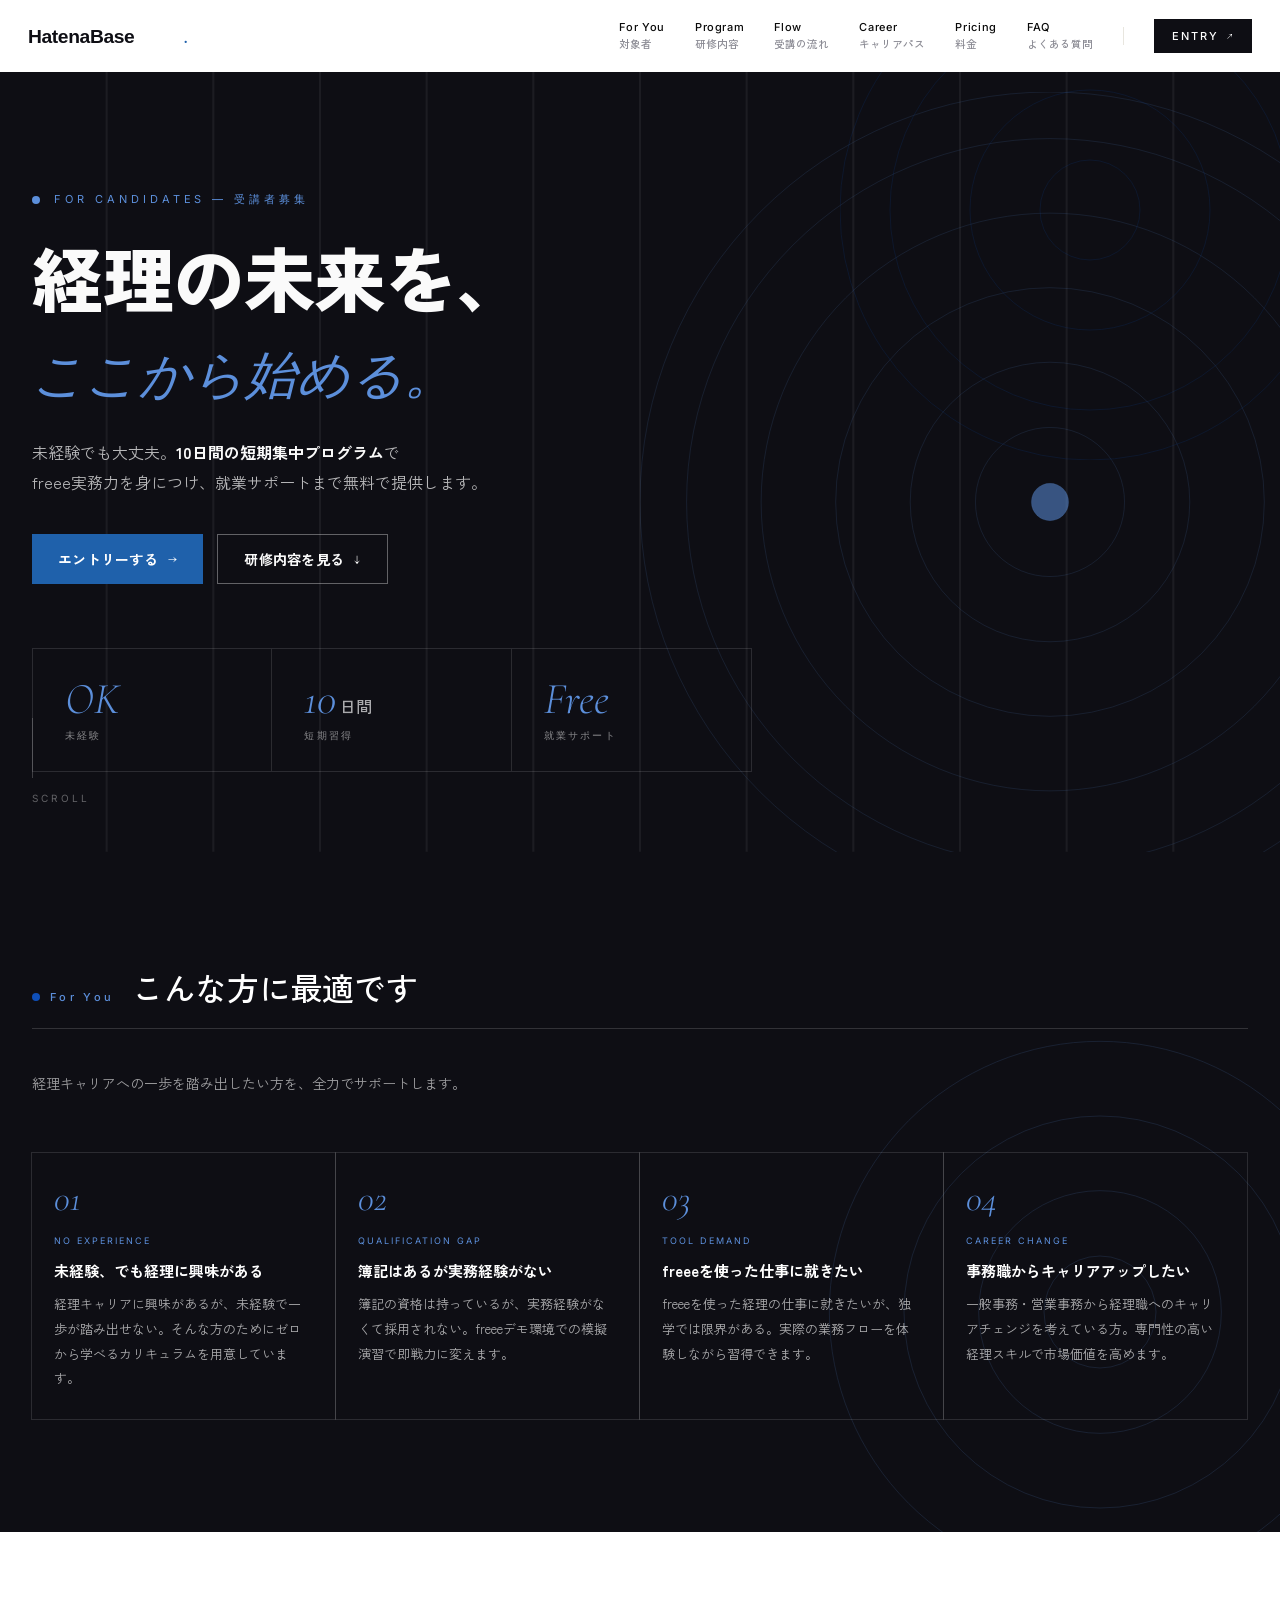
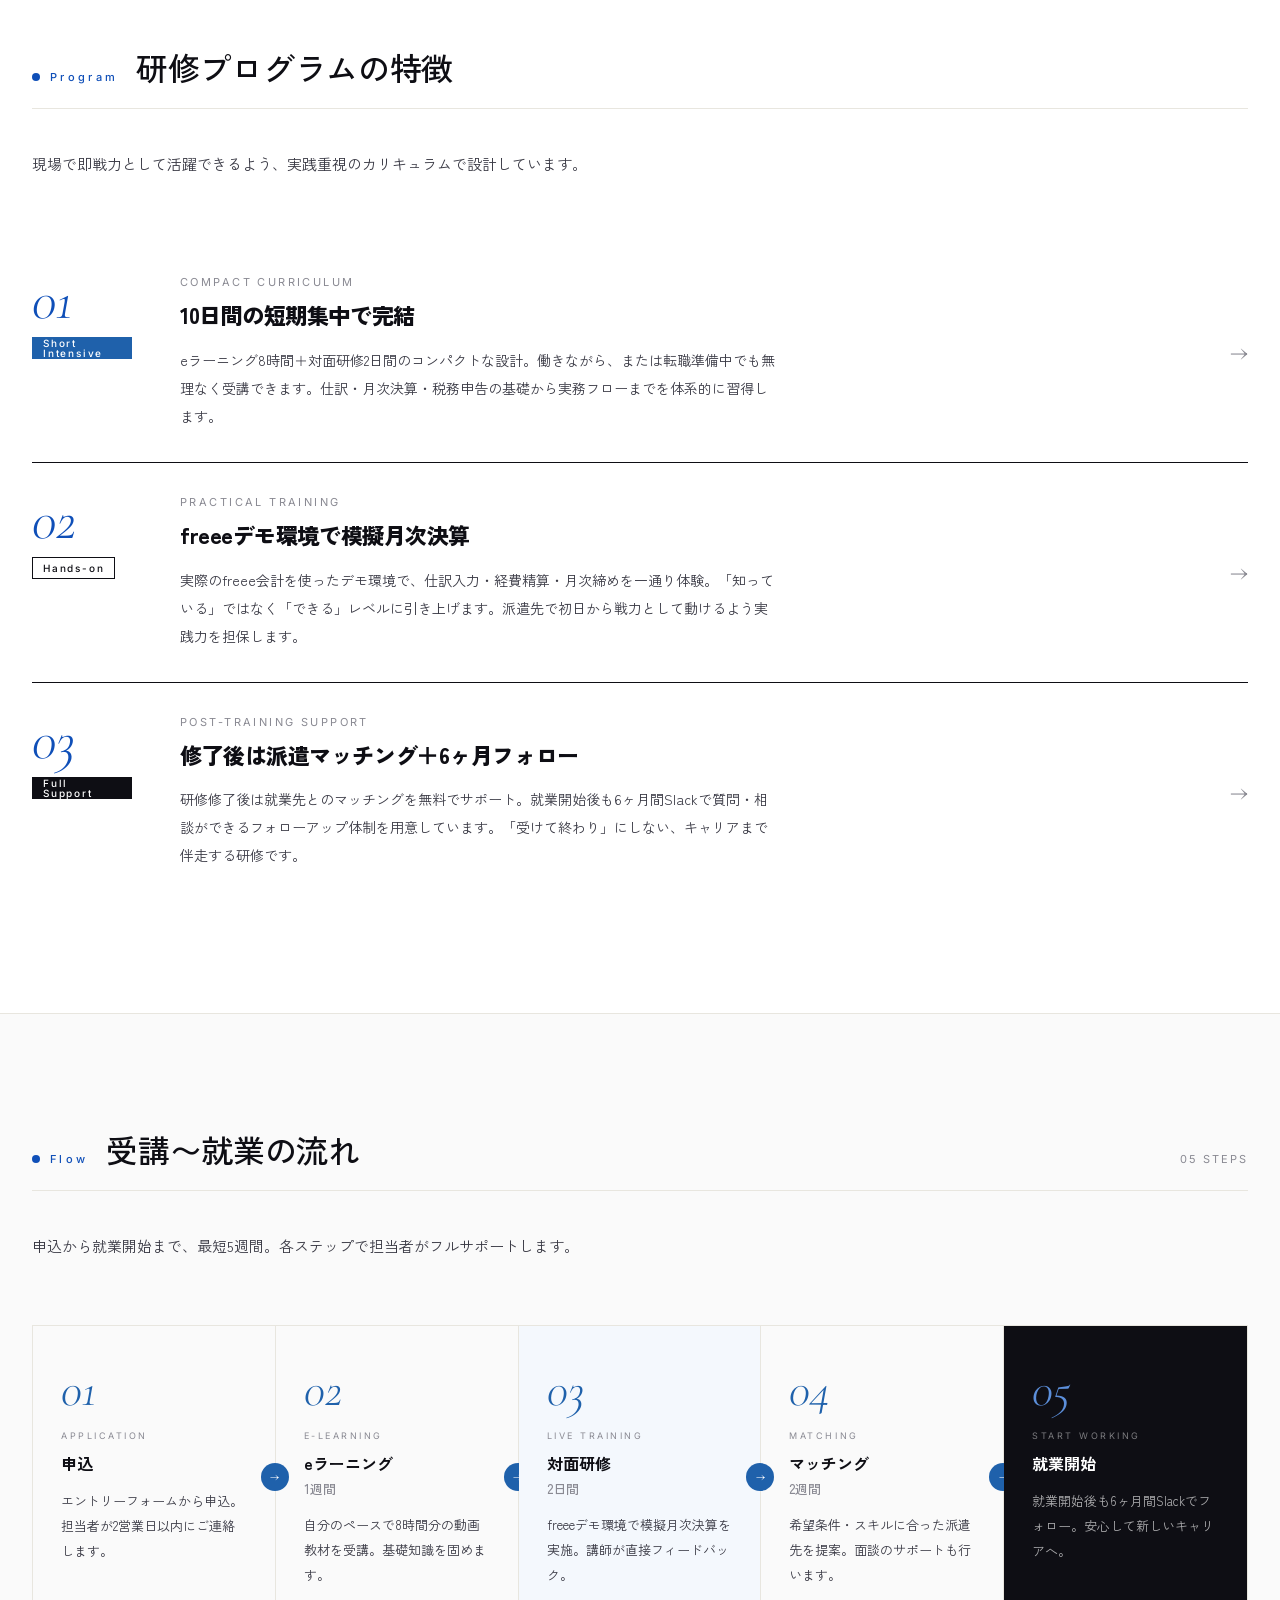
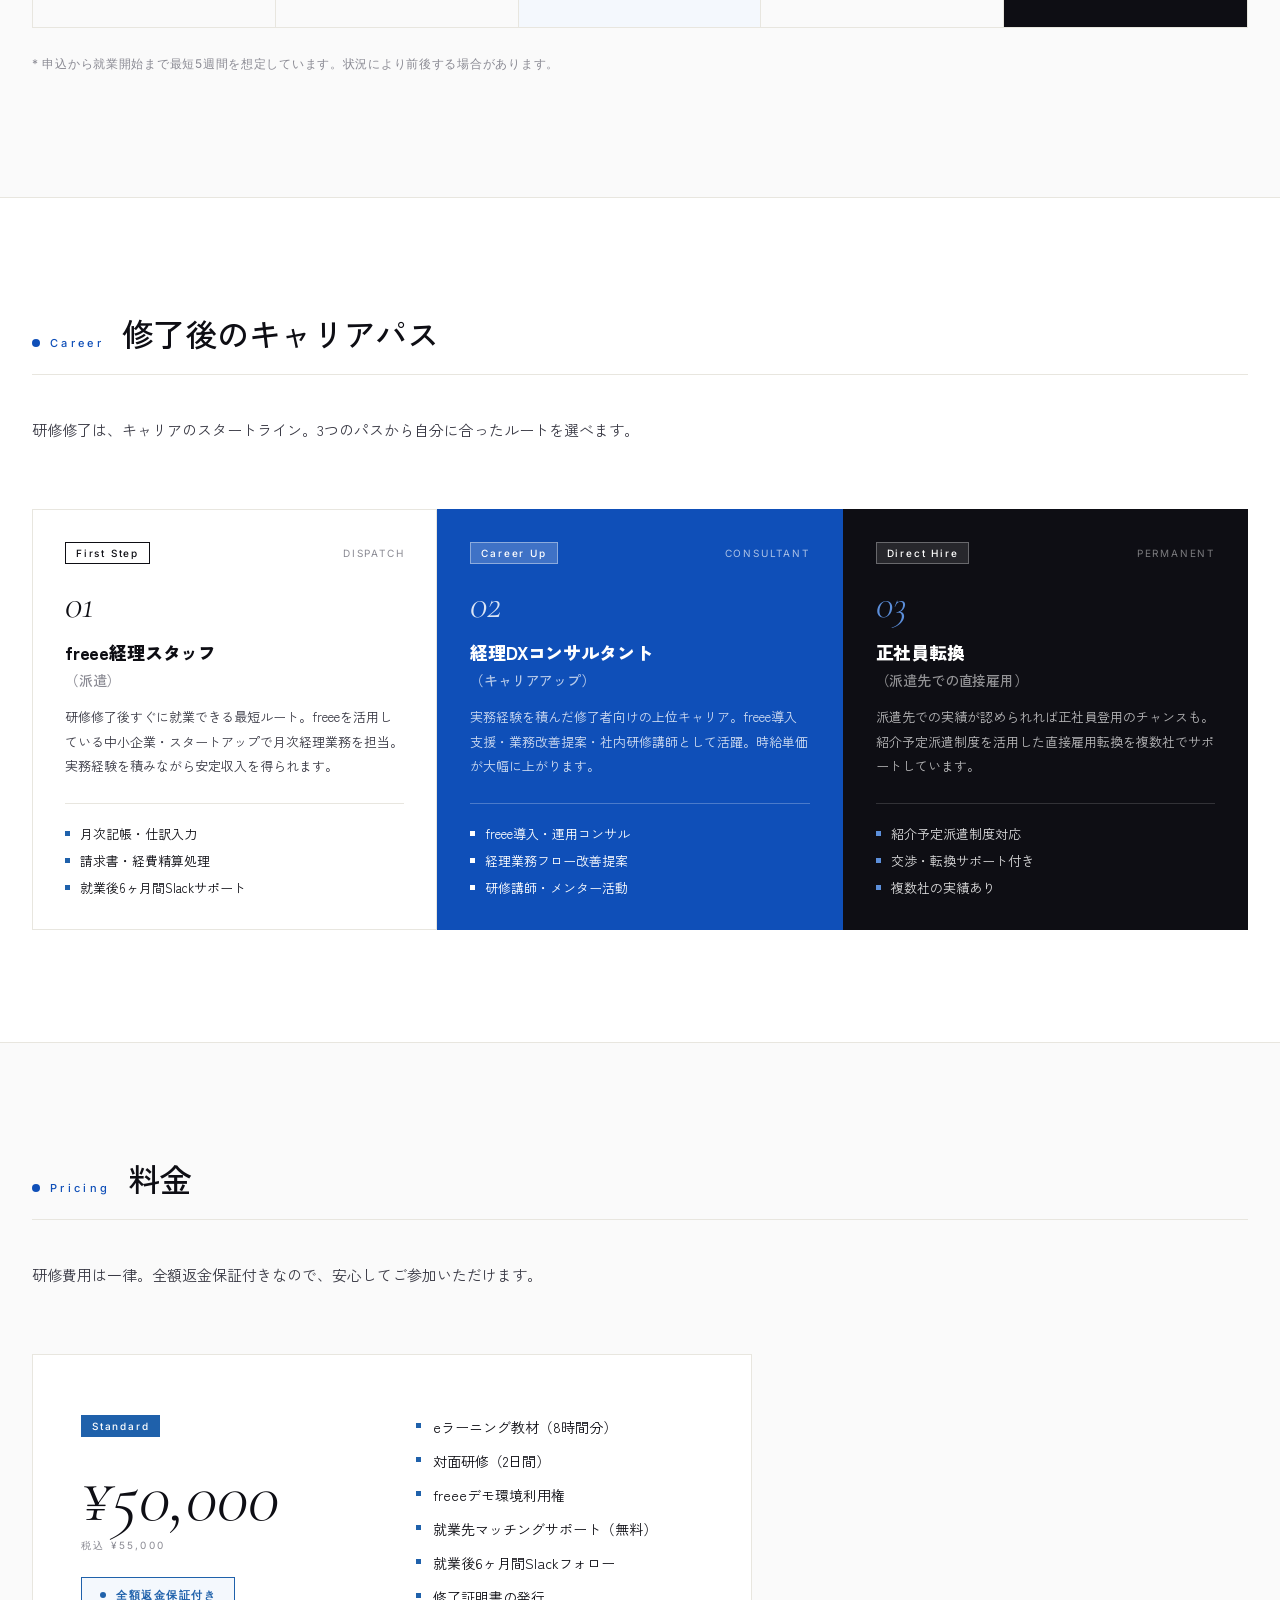
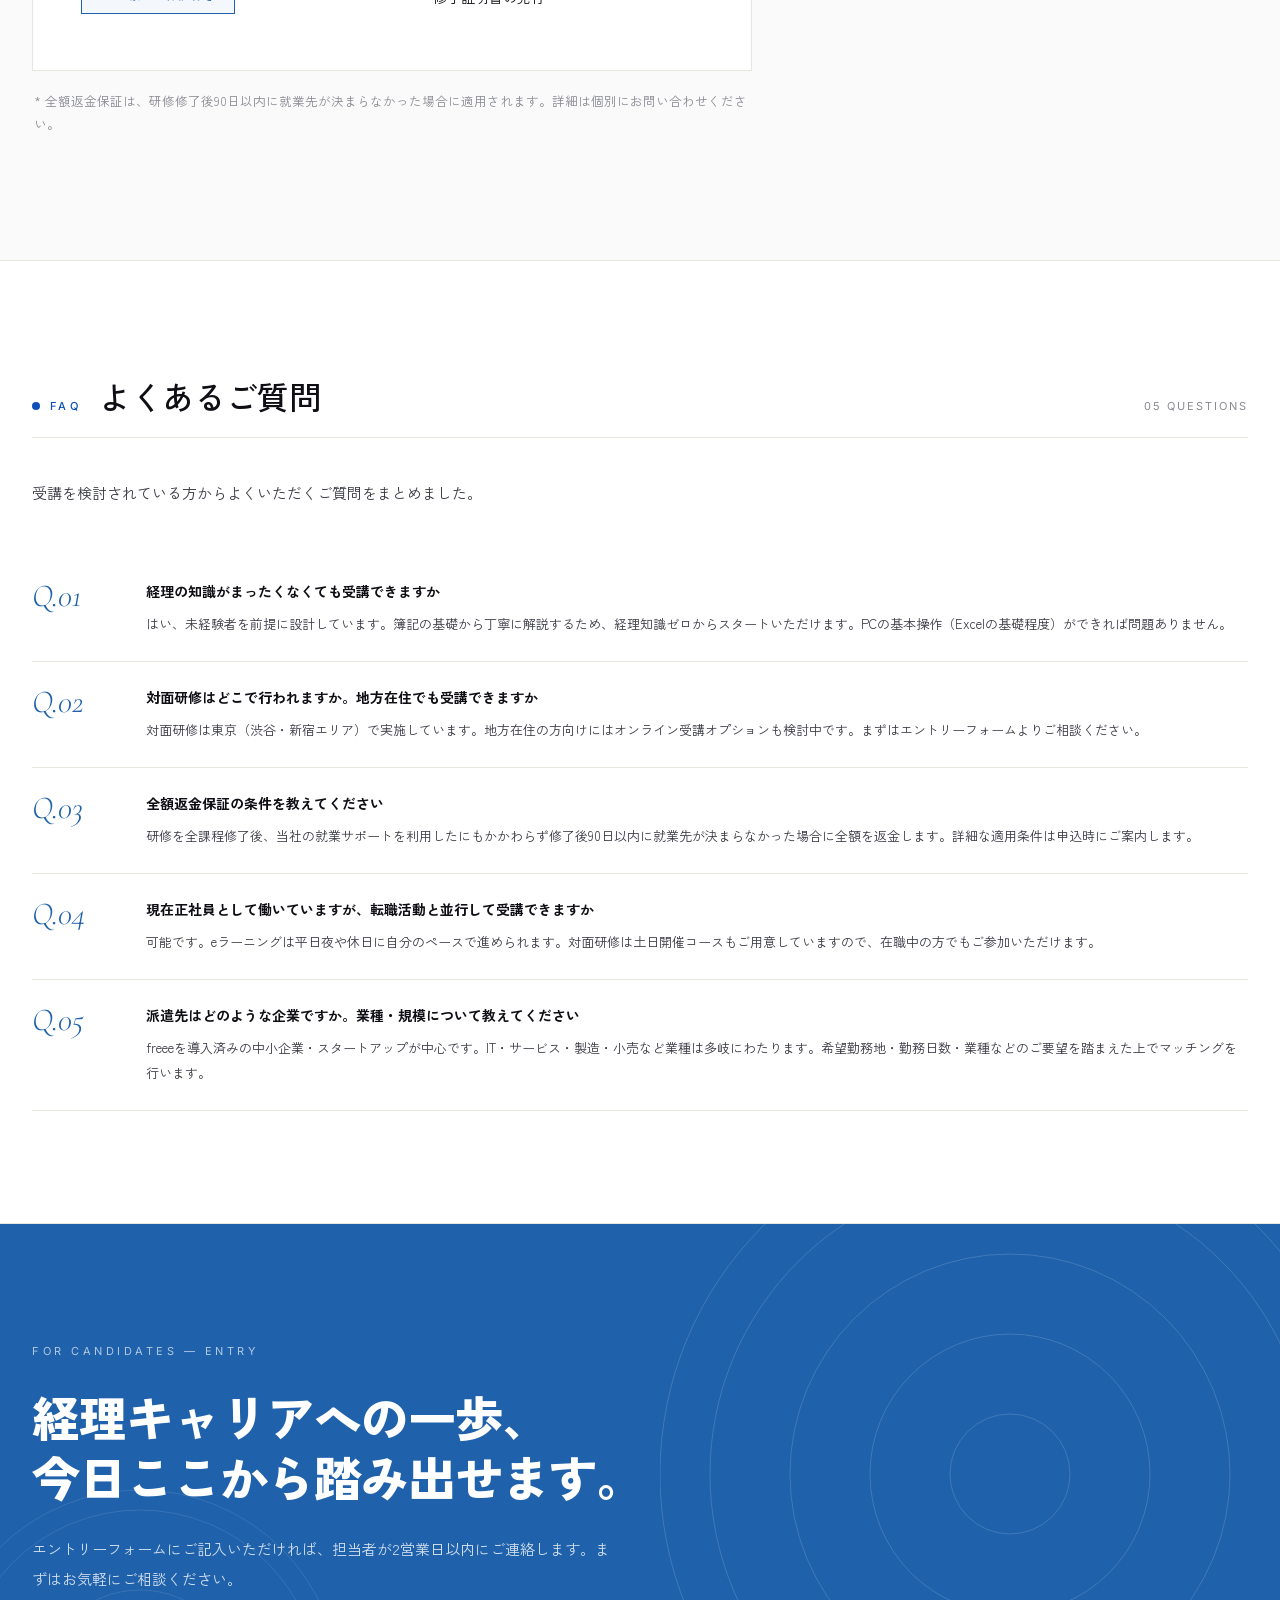
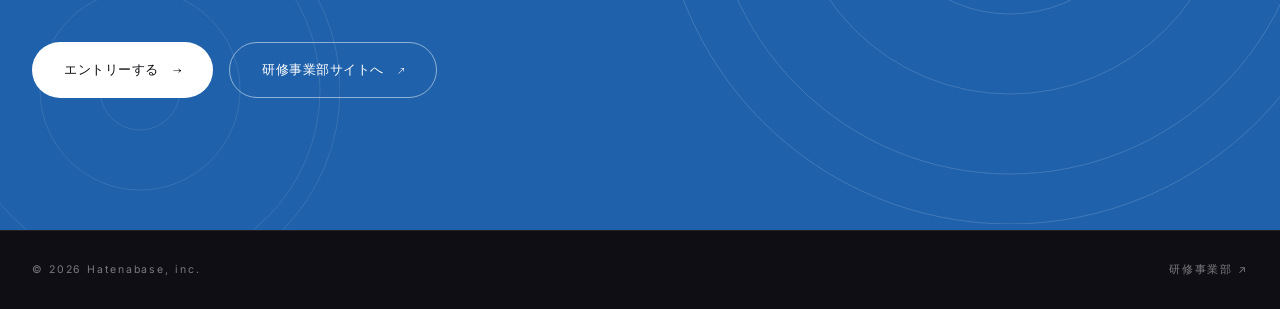
<file: lp/training-candidate/index.html>
<!DOCTYPE html>
<html lang="ja">
<head>
<meta charset="utf-8"/>
<meta name="viewport" content="width=device-width, initial-scale=1.0"/>
<title>経理の未来を、ここから始める。— 受講者募集 | はてなベース株式会社</title>
<meta name="description" content="未経験からfreee経理スタッフへ。10日間の短期集中研修で実務力を習得し、就業サポートまで無料で提供。経理キャリアの第一歩はここから。"/>
<link rel="preconnect" href="https://fonts.googleapis.com"/>
<link rel="preconnect" href="https://fonts.gstatic.com" crossorigin=""/>
<link rel="stylesheet" href="../../css/miyazawa.css"/>
</head>
<body>

<!-- ====== HEADER ====== -->
<header class="hb-header">
  <a href="../../index.html" class="hb-header-logo">
    <img src="../../images/hatena_logo.svg" alt="はてなベース株式会社" style="height:28px">
  </a>
  <nav class="hb-pc-nav">
    <a href="#target" class="hb-nav-item">
      <span class="hb-nav-en">For You</span>
      <span class="hb-nav-jp">対象者</span>
      <span class="hb-nav-underline"></span>
    </a>
    <a href="#program" class="hb-nav-item">
      <span class="hb-nav-en">Program</span>
      <span class="hb-nav-jp">研修内容</span>
      <span class="hb-nav-underline"></span>
    </a>
    <a href="#timeline" class="hb-nav-item">
      <span class="hb-nav-en">Flow</span>
      <span class="hb-nav-jp">受講の流れ</span>
      <span class="hb-nav-underline"></span>
    </a>
    <a href="#career" class="hb-nav-item">
      <span class="hb-nav-en">Career</span>
      <span class="hb-nav-jp">キャリアパス</span>
      <span class="hb-nav-underline"></span>
    </a>
    <a href="#pricing" class="hb-nav-item">
      <span class="hb-nav-en">Pricing</span>
      <span class="hb-nav-jp">料金</span>
      <span class="hb-nav-underline"></span>
    </a>
    <a href="#faq" class="hb-nav-item">
      <span class="hb-nav-en">FAQ</span>
      <span class="hb-nav-jp">よくある質問</span>
      <span class="hb-nav-underline"></span>
    </a>
    <span class="hb-nav-divider"></span>
    <a href="#entry" class="hb-contact-btn">ENTRY <span class="hb-arrow">↗</span></a>
  </nav>
  <button class="hb-mb-burger" aria-label="menu">
    <div style="position:relative;width:18px;height:12px;margin:0 auto">
      <span style="position:absolute;left:0;right:0;top:0;height:1.5px;background:#0E0E14"></span>
      <span style="position:absolute;left:0;right:0;top:5px;height:1.5px;background:#0E0E14"></span>
      <span style="position:absolute;left:0;right:0;top:10px;height:1.5px;background:#0E0E14"></span>
    </div>
  </button>
</header>

<!-- ====== HERO (Dark) ====== -->
<section id="top" style="position:relative;padding:72px 32px 80px;overflow:hidden;background:#0E0E14;color:#fff">
  <!-- Decorative grid lines -->
  <svg style="position:absolute;inset:0;width:100%;height:100%;pointer-events:none" viewBox="0 0 12 100" preserveAspectRatio="none">
    <line x1="1" y1="0" x2="1" y2="100" stroke="rgba(255,255,255,.06)" stroke-width=".02"/>
    <line x1="2" y1="0" x2="2" y2="100" stroke="rgba(255,255,255,.06)" stroke-width=".02"/>
    <line x1="3" y1="0" x2="3" y2="100" stroke="rgba(255,255,255,.06)" stroke-width=".02"/>
    <line x1="4" y1="0" x2="4" y2="100" stroke="rgba(255,255,255,.06)" stroke-width=".02"/>
    <line x1="5" y1="0" x2="5" y2="100" stroke="rgba(255,255,255,.06)" stroke-width=".02"/>
    <line x1="6" y1="0" x2="6" y2="100" stroke="rgba(255,255,255,.06)" stroke-width=".02"/>
    <line x1="7" y1="0" x2="7" y2="100" stroke="rgba(255,255,255,.06)" stroke-width=".02"/>
    <line x1="8" y1="0" x2="8" y2="100" stroke="rgba(255,255,255,.06)" stroke-width=".02"/>
    <line x1="9" y1="0" x2="9" y2="100" stroke="rgba(255,255,255,.06)" stroke-width=".02"/>
    <line x1="10" y1="0" x2="10" y2="100" stroke="rgba(255,255,255,.06)" stroke-width=".02"/>
    <line x1="11" y1="0" x2="11" y2="100" stroke="rgba(255,255,255,.06)" stroke-width=".02"/>
  </svg>
  <!-- Decorative circles -->
  <svg viewBox="0 0 880 880" class="hb-deco-svg" style="top:20px;right:-180px;width:820px;height:820px">
    <circle cx="440" cy="440" r="20"  fill="none" stroke="#5C8FDB" stroke-opacity=".18" stroke-width=".8"/>
    <circle cx="440" cy="440" r="80"  fill="none" stroke="#5C8FDB" stroke-opacity=".18" stroke-width=".8"/>
    <circle cx="440" cy="440" r="150" fill="none" stroke="#5C8FDB" stroke-opacity=".18" stroke-width=".8"/>
    <circle cx="440" cy="440" r="230" fill="none" stroke="#5C8FDB" stroke-opacity=".18" stroke-width=".8"/>
    <circle cx="440" cy="440" r="310" fill="none" stroke="#5C8FDB" stroke-opacity=".18" stroke-width=".8"/>
    <circle cx="440" cy="440" r="390" fill="none" stroke="#5C8FDB" stroke-opacity=".18" stroke-width=".8"/>
    <circle cx="440" cy="440" r="440" fill="none" stroke="#5C8FDB" stroke-opacity=".18" stroke-width=".8"/>
    <circle cx="440" cy="440" r="20"  fill="#5C8FDB" opacity=".55"/>
  </svg>

  <div style="position:relative;max-width:1280px;margin:0 auto;padding-top:48px">
    <!-- Badge -->
    <div class="hb-up is-in" style="font-family:Inter,system-ui,sans-serif;font-size:11px;letter-spacing:.36em;color:#5C8FDB;margin-bottom:28px;display:flex;align-items:center;gap:14px">
      <span style="display:inline-block;width:8px;height:8px;border-radius:50%;background:#5C8FDB"></span>
      FOR CANDIDATES &mdash; 受講者募集
    </div>

    <h1 class="hb-up is-in" style="font-family:'Zen Kaku Gothic New','Noto Sans JP',sans-serif;font-weight:900;letter-spacing:-.02em;line-height:1.18;font-size:clamp(36px,6vw,72px);color:#FAFAFA;margin:0">
      経理の未来を、<br>
      <em style="font-family:'Cormorant Garamond','Times New Roman',serif;font-style:italic;font-weight:300;font-size:.72em;letter-spacing:.005em;color:#5C8FDB;line-height:1.1">ここから始める。</em>
    </h1>

    <div style="margin-top:32px;max-width:600px">
      <p class="hb-up is-in" style="font-size:16px;line-height:1.9;color:rgba(255,255,255,.7);margin:0">
        未経験でも大丈夫。<strong style="color:#FAFAFA;font-weight:700">10日間の短期集中プログラム</strong>で<br>
        freee実務力を身につけ、就業サポートまで無料で提供します。
      </p>
    </div>

    <div class="hb-up is-in" style="margin-top:36px;display:flex;flex-wrap:wrap;gap:14px">
      <a href="#entry" style="display:inline-flex;align-items:center;gap:10px;padding:14px 26px;background:#1F61AB;color:#fff;font-family:'Zen Kaku Gothic New','Noto Sans JP',sans-serif;font-size:14px;font-weight:700;letter-spacing:.02em;text-decoration:none">エントリーする <span style="font-family:'Cormorant Garamond','Times New Roman',serif;font-style:italic">→</span></a>
      <a href="#program" style="display:inline-flex;align-items:center;gap:10px;padding:14px 26px;background:transparent;color:#FAFAFA;border:1px solid rgba(255,255,255,.35);font-family:'Zen Kaku Gothic New','Noto Sans JP',sans-serif;font-size:14px;font-weight:600;letter-spacing:.02em;text-decoration:none">研修内容を見る <span style="font-family:'Cormorant Garamond','Times New Roman',serif;font-style:italic">↓</span></a>
    </div>

    <!-- Metrics -->
    <div class="hb-up is-in" style="margin-top:64px;display:grid;grid-template-columns:repeat(3,1fr);gap:0;max-width:720px;border:1px solid rgba(255,255,255,.12)">
      <div style="padding:28px 32px;border-right:1px solid rgba(255,255,255,.12)">
        <div style="font-family:'Cormorant Garamond','Times New Roman',serif;font-style:italic;font-weight:300;font-size:44px;color:#5C8FDB;line-height:1">OK</div>
        <div style="font-family:Inter,system-ui,sans-serif;font-size:10px;letter-spacing:.22em;color:rgba(255,255,255,.5);margin-top:8px">未経験</div>
      </div>
      <div style="padding:28px 32px;border-right:1px solid rgba(255,255,255,.12)">
        <div style="font-family:'Cormorant Garamond','Times New Roman',serif;font-style:italic;font-weight:300;font-size:44px;color:#5C8FDB;line-height:1">10<span style="font-family:'Zen Kaku Gothic New',sans-serif;font-style:normal;font-size:16px;font-weight:500;color:rgba(255,255,255,.65);margin-left:4px">日間</span></div>
        <div style="font-family:Inter,system-ui,sans-serif;font-size:10px;letter-spacing:.22em;color:rgba(255,255,255,.5);margin-top:8px">短期習得</div>
      </div>
      <div style="padding:28px 32px">
        <div style="font-family:'Cormorant Garamond','Times New Roman',serif;font-style:italic;font-weight:300;font-size:44px;color:#5C8FDB;line-height:1">Free</div>
        <div style="font-family:Inter,system-ui,sans-serif;font-size:10px;letter-spacing:.22em;color:rgba(255,255,255,.5);margin-top:8px">就業サポート</div>
      </div>
    </div>
  </div>

  <div style="position:absolute;left:32px;bottom:48px;font-family:Inter,system-ui,sans-serif;font-size:10px;letter-spacing:.32em;color:rgba(255,255,255,.35);display:flex;flex-direction:column;align-items:flex-start;gap:14px">
    <span style="display:inline-block;width:1px;height:60px;background:rgba(255,255,255,.2)"></span>
    SCROLL
  </div>
</section>

<!-- ====== TARGET / PROBLEMS (Dark) ====== -->
<section id="target" class="hb-issues-section">
  <!-- Decorative circles -->
  <svg viewBox="0 0 600 600" class="hb-deco-svg" style="bottom:-60px;right:-100px;width:560px;height:560px;opacity:.2">
    <circle cx="300" cy="300" r="60"  fill="none" stroke="#5C8FDB" stroke-width=".8"/>
    <circle cx="300" cy="300" r="130" fill="none" stroke="#5C8FDB" stroke-width=".8"/>
    <circle cx="300" cy="300" r="210" fill="none" stroke="#5C8FDB" stroke-width=".8"/>
    <circle cx="300" cy="300" r="290" fill="none" stroke="#5C8FDB" stroke-width=".8"/>
  </svg>

  <div style="position:relative;max-width:1280px;margin:0 auto">
    <div class="hb-section-head" style="border-bottom-color:rgba(255,255,255,.15)">
      <span class="hb-section-head-en" style="color:#5C8FDB">For You</span>
      <span class="hb-section-head-jp" style="color:#fff">こんな方に最適です</span>
    </div>
    <p class="hb-up" style="font-size:14px;line-height:2;color:rgba(255,255,255,.6);margin:0 0 56px;max-width:640px">
      経理キャリアへの一歩を踏み出したい方を、全力でサポートします。
    </p>

    <div class="hb-issue-grid">
      <!-- 01 -->
      <div class="hb-issue-card hb-up">
        <div class="hb-issue-num">01</div>
        <div class="hb-issue-category">NO EXPERIENCE</div>
        <p style="font-size:15px;font-weight:700;color:#fff;margin:0 0 10px;line-height:1.5">未経験、でも経理に興味がある</p>
        <p style="font-size:13px;line-height:1.9;color:rgba(255,255,255,.65);margin:0">経理キャリアに興味があるが、未経験で一歩が踏み出せない。そんな方のためにゼロから学べるカリキュラムを用意しています。</p>
      </div>
      <!-- 02 -->
      <div class="hb-issue-card hb-up" style="transition-delay:.1s">
        <div class="hb-issue-num">02</div>
        <div class="hb-issue-category">QUALIFICATION GAP</div>
        <p style="font-size:15px;font-weight:700;color:#fff;margin:0 0 10px;line-height:1.5">簿記はあるが実務経験がない</p>
        <p style="font-size:13px;line-height:1.9;color:rgba(255,255,255,.65);margin:0">簿記の資格は持っているが、実務経験がなくて採用されない。freeeデモ環境での模擬演習で即戦力に変えます。</p>
      </div>
      <!-- 03 -->
      <div class="hb-issue-card hb-up" style="transition-delay:.2s">
        <div class="hb-issue-num">03</div>
        <div class="hb-issue-category">TOOL DEMAND</div>
        <p style="font-size:15px;font-weight:700;color:#fff;margin:0 0 10px;line-height:1.5">freeeを使った仕事に就きたい</p>
        <p style="font-size:13px;line-height:1.9;color:rgba(255,255,255,.65);margin:0">freeeを使った経理の仕事に就きたいが、独学では限界がある。実際の業務フローを体験しながら習得できます。</p>
      </div>
      <!-- 04 -->
      <div class="hb-issue-card hb-up" style="transition-delay:.3s">
        <div class="hb-issue-num">04</div>
        <div class="hb-issue-category">CAREER CHANGE</div>
        <p style="font-size:15px;font-weight:700;color:#fff;margin:0 0 10px;line-height:1.5">事務職からキャリアアップしたい</p>
        <p style="font-size:13px;line-height:1.9;color:rgba(255,255,255,.65);margin:0">一般事務・営業事務から経理職へのキャリアチェンジを考えている方。専門性の高い経理スキルで市場価値を高めます。</p>
      </div>
    </div>
  </div>
</section>

<!-- ====== PROGRAM / STRENGTHS ====== -->
<section id="program" style="padding:112px 32px;background:#fff;border-bottom:1px solid #E8E6DF">
  <div style="max-width:1280px;margin:0 auto">
    <div class="hb-section-head">
      <span class="hb-section-head-en">Program</span>
      <span class="hb-section-head-jp">研修プログラムの特徴</span>
    </div>
    <p class="hb-up" style="font-size:15px;line-height:2;color:#3A3A45;margin:0 0 64px;max-width:640px">
      現場で即戦力として活躍できるよう、実践重視のカリキュラムで設計しています。
    </p>

    <!-- Service blocks -->
    <div>
      <!-- 01 -->
      <div class="hb-svc-block hb-up">
        <div>
          <div class="hb-svc-num">01</div>
          <span class="hb-label hb-label-blue" style="margin-top:12px">Short Intensive</span>
        </div>
        <div>
          <p style="font-size:11px;font-family:Inter,system-ui,sans-serif;letter-spacing:.22em;color:#8A8A93;margin:0 0 10px">COMPACT CURRICULUM</p>
          <h3 style="font-size:22px;font-weight:800;letter-spacing:-.02em;margin:0 0 16px;line-height:1.4;color:#0E0E14">10日間の短期集中で完結</h3>
          <p style="font-size:14px;line-height:2;color:#3A3A45;margin:0;max-width:600px">eラーニング8時間＋対面研修2日間のコンパクトな設計。働きながら、または転職準備中でも無理なく受講できます。仕訳・月次決算・税務申告の基礎から実務フローまでを体系的に習得します。</p>
        </div>
        <span style="font-family:'Cormorant Garamond','Times New Roman',serif;font-style:italic;font-size:28px;color:#8A8A93;align-self:center">→</span>
      </div>
      <!-- 02 -->
      <div class="hb-svc-block hb-up" style="transition-delay:.1s">
        <div>
          <div class="hb-svc-num">02</div>
          <span class="hb-label" style="margin-top:12px">Hands-on</span>
        </div>
        <div>
          <p style="font-size:11px;font-family:Inter,system-ui,sans-serif;letter-spacing:.22em;color:#8A8A93;margin:0 0 10px">PRACTICAL TRAINING</p>
          <h3 style="font-size:22px;font-weight:800;letter-spacing:-.02em;margin:0 0 16px;line-height:1.4;color:#0E0E14">freeeデモ環境で模擬月次決算</h3>
          <p style="font-size:14px;line-height:2;color:#3A3A45;margin:0;max-width:600px">実際のfreee会計を使ったデモ環境で、仕訳入力・経費精算・月次締めを一通り体験。「知っている」ではなく「できる」レベルに引き上げます。派遣先で初日から戦力として動けるよう実践力を担保します。</p>
        </div>
        <span style="font-family:'Cormorant Garamond','Times New Roman',serif;font-style:italic;font-size:28px;color:#8A8A93;align-self:center">→</span>
      </div>
      <!-- 03 -->
      <div class="hb-svc-block hb-up" style="transition-delay:.2s;border-bottom:none">
        <div>
          <div class="hb-svc-num">03</div>
          <span class="hb-label hb-label-fill" style="margin-top:12px">Full Support</span>
        </div>
        <div>
          <p style="font-size:11px;font-family:Inter,system-ui,sans-serif;letter-spacing:.22em;color:#8A8A93;margin:0 0 10px">POST-TRAINING SUPPORT</p>
          <h3 style="font-size:22px;font-weight:800;letter-spacing:-.02em;margin:0 0 16px;line-height:1.4;color:#0E0E14">修了後は派遣マッチング＋6ヶ月フォロー</h3>
          <p style="font-size:14px;line-height:2;color:#3A3A45;margin:0;max-width:600px">研修修了後は就業先とのマッチングを無料でサポート。就業開始後も6ヶ月間Slackで質問・相談ができるフォローアップ体制を用意しています。「受けて終わり」にしない、キャリアまで伴走する研修です。</p>
        </div>
        <span style="font-family:'Cormorant Garamond','Times New Roman',serif;font-style:italic;font-size:28px;color:#8A8A93;align-self:center">→</span>
      </div>
    </div>
  </div>
</section>

<!-- ====== TIMELINE / FLOW ====== -->
<section id="timeline" style="padding:112px 32px;background:#FAFAFA;border-bottom:1px solid #E8E6DF">
  <div style="max-width:1280px;margin:0 auto">
    <div class="hb-section-head">
      <span class="hb-section-head-en">Flow</span>
      <span class="hb-section-head-jp">受講〜就業の流れ</span>
      <span class="hb-section-head-count">05 STEPS</span>
    </div>
    <p class="hb-up" style="font-size:15px;line-height:2;color:#3A3A45;margin:0 0 64px;max-width:680px">
      申込から就業開始まで、最短5週間。各ステップで担当者がフルサポートします。
    </p>

    <!-- 5-step approach grid -->
    <div style="display:grid;grid-template-columns:repeat(5,1fr);gap:0;border:1px solid #E8E6DF">
      <!-- Step 01 -->
      <div class="hb-up" style="padding:40px 28px;border-right:1px solid #E8E6DF;position:relative">
        <div style="font-family:'Cormorant Garamond','Times New Roman',serif;font-style:italic;font-weight:300;font-size:48px;color:#1F61AB;line-height:1;margin-bottom:16px">01</div>
        <div style="font-family:Inter,system-ui,sans-serif;font-size:9px;letter-spacing:.28em;color:#8A8A93;margin-bottom:10px">APPLICATION</div>
        <h4 style="font-size:16px;font-weight:700;color:#0E0E14;margin:0 0 14px;line-height:1.5">申込</h4>
        <p style="font-size:13px;line-height:1.9;color:#3A3A45;margin:0">エントリーフォームから申込。担当者が2営業日以内にご連絡します。</p>
        <div style="position:absolute;right:-14px;top:50%;transform:translateY(-50%);width:28px;height:28px;background:#1F61AB;border-radius:50%;display:flex;align-items:center;justify-content:center;z-index:2">
          <span style="font-family:'Cormorant Garamond',serif;font-style:italic;color:#fff;font-size:14px">→</span>
        </div>
      </div>
      <!-- Step 02 -->
      <div class="hb-up" style="padding:40px 28px;border-right:1px solid #E8E6DF;transition-delay:.08s;position:relative">
        <div style="font-family:'Cormorant Garamond','Times New Roman',serif;font-style:italic;font-weight:300;font-size:48px;color:#1F61AB;line-height:1;margin-bottom:16px">02</div>
        <div style="font-family:Inter,system-ui,sans-serif;font-size:9px;letter-spacing:.28em;color:#8A8A93;margin-bottom:10px">E-LEARNING</div>
        <h4 style="font-size:16px;font-weight:700;color:#0E0E14;margin:0 0 14px;line-height:1.5">eラーニング<br><span style="font-weight:500;color:#8A8A93;font-size:13px">1週間</span></h4>
        <p style="font-size:13px;line-height:1.9;color:#3A3A45;margin:0">自分のペースで8時間分の動画教材を受講。基礎知識を固めます。</p>
        <div style="position:absolute;right:-14px;top:50%;transform:translateY(-50%);width:28px;height:28px;background:#1F61AB;border-radius:50%;display:flex;align-items:center;justify-content:center;z-index:2">
          <span style="font-family:'Cormorant Garamond',serif;font-style:italic;color:#fff;font-size:14px">→</span>
        </div>
      </div>
      <!-- Step 03 -->
      <div class="hb-up" style="padding:40px 28px;border-right:1px solid #E8E6DF;transition-delay:.16s;background:#F4F8FD;position:relative">
        <div style="font-family:'Cormorant Garamond','Times New Roman',serif;font-style:italic;font-weight:300;font-size:48px;color:#1F61AB;line-height:1;margin-bottom:16px">03</div>
        <div style="font-family:Inter,system-ui,sans-serif;font-size:9px;letter-spacing:.28em;color:#8A8A93;margin-bottom:10px">LIVE TRAINING</div>
        <h4 style="font-size:16px;font-weight:700;color:#0E0E14;margin:0 0 14px;line-height:1.5">対面研修<br><span style="font-weight:500;color:#8A8A93;font-size:13px">2日間</span></h4>
        <p style="font-size:13px;line-height:1.9;color:#3A3A45;margin:0">freeeデモ環境で模擬月次決算を実施。講師が直接フィードバック。</p>
        <div style="position:absolute;right:-14px;top:50%;transform:translateY(-50%);width:28px;height:28px;background:#1F61AB;border-radius:50%;display:flex;align-items:center;justify-content:center;z-index:2">
          <span style="font-family:'Cormorant Garamond',serif;font-style:italic;color:#fff;font-size:14px">→</span>
        </div>
      </div>
      <!-- Step 04 -->
      <div class="hb-up" style="padding:40px 28px;border-right:1px solid #E8E6DF;transition-delay:.24s;position:relative">
        <div style="font-family:'Cormorant Garamond','Times New Roman',serif;font-style:italic;font-weight:300;font-size:48px;color:#1F61AB;line-height:1;margin-bottom:16px">04</div>
        <div style="font-family:Inter,system-ui,sans-serif;font-size:9px;letter-spacing:.28em;color:#8A8A93;margin-bottom:10px">MATCHING</div>
        <h4 style="font-size:16px;font-weight:700;color:#0E0E14;margin:0 0 14px;line-height:1.5">マッチング<br><span style="font-weight:500;color:#8A8A93;font-size:13px">2週間</span></h4>
        <p style="font-size:13px;line-height:1.9;color:#3A3A45;margin:0">希望条件・スキルに合った派遣先を提案。面談のサポートも行います。</p>
        <div style="position:absolute;right:-14px;top:50%;transform:translateY(-50%);width:28px;height:28px;background:#1F61AB;border-radius:50%;display:flex;align-items:center;justify-content:center;z-index:2">
          <span style="font-family:'Cormorant Garamond',serif;font-style:italic;color:#fff;font-size:14px">→</span>
        </div>
      </div>
      <!-- Step 05 -->
      <div class="hb-up" style="padding:40px 28px;transition-delay:.32s;background:#0E0E14">
        <div style="font-family:'Cormorant Garamond','Times New Roman',serif;font-style:italic;font-weight:300;font-size:48px;color:#5C8FDB;line-height:1;margin-bottom:16px">05</div>
        <div style="font-family:Inter,system-ui,sans-serif;font-size:9px;letter-spacing:.28em;color:rgba(255,255,255,.45);margin-bottom:10px">START WORKING</div>
        <h4 style="font-size:16px;font-weight:700;color:#fff;margin:0 0 14px;line-height:1.5">就業開始</h4>
        <p style="font-size:13px;line-height:1.9;color:rgba(255,255,255,.65);margin:0">就業開始後も6ヶ月間Slackでフォロー。安心して新しいキャリアへ。</p>
      </div>
    </div>

    <!-- Mobile responsive version hint -->
    <p class="hb-up" style="transition-delay:.4s;margin-top:28px;font-size:12px;color:#8A8A93;font-family:Inter,system-ui,sans-serif;letter-spacing:.06em">* 申込から就業開始まで最短5週間を想定しています。状況により前後する場合があります。</p>
  </div>
</section>

<!-- ====== CAREER PATH ====== -->
<section id="career" style="padding:112px 32px;background:#fff;border-bottom:1px solid #E8E6DF">
  <div style="max-width:1280px;margin:0 auto">
    <div class="hb-section-head">
      <span class="hb-section-head-en">Career</span>
      <span class="hb-section-head-jp">修了後のキャリアパス</span>
    </div>
    <p class="hb-up" style="font-size:15px;line-height:2;color:#3A3A45;margin:0 0 64px;max-width:640px">
      研修修了は、キャリアのスタートライン。3つのパスから自分に合ったルートを選べます。
    </p>

    <div class="hb-works-grid">
      <!-- Career 01 -->
      <div class="hb-work-card hb-up" style="display:flex;flex-direction:column">
        <div style="display:flex;align-items:center;justify-content:space-between;margin-bottom:20px">
          <span class="hb-label">First Step</span>
          <span style="font-family:Inter,system-ui,sans-serif;font-size:10px;letter-spacing:.18em;color:#8A8A93">DISPATCH</span>
        </div>
        <div style="font-family:'Cormorant Garamond','Times New Roman',serif;font-style:italic;font-weight:300;font-size:40px;color:#0E0E14;line-height:1;margin-bottom:16px">01</div>
        <h3 style="font-size:18px;font-weight:800;letter-spacing:-.01em;color:#0E0E14;margin:0 0 14px;line-height:1.4">freee経理スタッフ<br><span style="font-size:14px;font-weight:500;color:#8A8A93">（派遣）</span></h3>
        <p style="font-size:13px;line-height:1.9;color:#3A3A45;margin:0 0 24px;flex-grow:1">研修修了後すぐに就業できる最短ルート。freeeを活用している中小企業・スタートアップで月次経理業務を担当。実務経験を積みながら安定収入を得られます。</p>
        <div style="display:grid;gap:8px;border-top:1px solid #E8E6DF;padding-top:20px">
          <div style="display:flex;align-items:center;gap:10px;font-size:13px;color:#0E0E14">
            <span style="display:inline-block;width:5px;height:5px;background:#1F61AB;flex-shrink:0"></span>月次記帳・仕訳入力
          </div>
          <div style="display:flex;align-items:center;gap:10px;font-size:13px;color:#0E0E14">
            <span style="display:inline-block;width:5px;height:5px;background:#1F61AB;flex-shrink:0"></span>請求書・経費精算処理
          </div>
          <div style="display:flex;align-items:center;gap:10px;font-size:13px;color:#0E0E14">
            <span style="display:inline-block;width:5px;height:5px;background:#1F61AB;flex-shrink:0"></span>就業後6ヶ月間Slackサポート
          </div>
        </div>
      </div>

      <!-- Career 02 (fill = blue) -->
      <div class="hb-work-card fill hb-up" style="transition-delay:.1s;display:flex;flex-direction:column">
        <div style="display:flex;align-items:center;justify-content:space-between;margin-bottom:20px">
          <span class="hb-label" style="background:rgba(255,255,255,.2);color:#fff;border-color:rgba(255,255,255,.4)">Career Up</span>
          <span style="font-family:Inter,system-ui,sans-serif;font-size:10px;letter-spacing:.18em;color:rgba(255,255,255,.65)">CONSULTANT</span>
        </div>
        <div style="font-family:'Cormorant Garamond','Times New Roman',serif;font-style:italic;font-weight:300;font-size:40px;color:rgba(255,255,255,.85);line-height:1;margin-bottom:16px">02</div>
        <h3 style="font-size:18px;font-weight:800;letter-spacing:-.01em;color:#fff;margin:0 0 14px;line-height:1.4">経理DXコンサルタント<br><span style="font-size:14px;font-weight:500;color:rgba(255,255,255,.7)">（キャリアアップ）</span></h3>
        <p style="font-size:13px;line-height:1.9;color:rgba(255,255,255,.8);margin:0 0 24px;flex-grow:1">実務経験を積んだ修了者向けの上位キャリア。freee導入支援・業務改善提案・社内研修講師として活躍。時給単価が大幅に上がります。</p>
        <div style="display:grid;gap:8px;border-top:1px solid rgba(255,255,255,.25);padding-top:20px">
          <div style="display:flex;align-items:center;gap:10px;font-size:13px;color:#fff">
            <span style="display:inline-block;width:5px;height:5px;background:#fff;flex-shrink:0"></span>freee導入・運用コンサル
          </div>
          <div style="display:flex;align-items:center;gap:10px;font-size:13px;color:#fff">
            <span style="display:inline-block;width:5px;height:5px;background:#fff;flex-shrink:0"></span>経理業務フロー改善提案
          </div>
          <div style="display:flex;align-items:center;gap:10px;font-size:13px;color:#fff">
            <span style="display:inline-block;width:5px;height:5px;background:#fff;flex-shrink:0"></span>研修講師・メンター活動
          </div>
        </div>
      </div>

      <!-- Career 03 (dark) -->
      <div class="hb-work-card dark hb-up" style="transition-delay:.2s;display:flex;flex-direction:column">
        <div style="display:flex;align-items:center;justify-content:space-between;margin-bottom:20px">
          <span class="hb-label" style="background:rgba(255,255,255,.1);color:#fff;border-color:rgba(255,255,255,.3)">Direct Hire</span>
          <span style="font-family:Inter,system-ui,sans-serif;font-size:10px;letter-spacing:.18em;color:rgba(255,255,255,.45)">PERMANENT</span>
        </div>
        <div style="font-family:'Cormorant Garamond','Times New Roman',serif;font-style:italic;font-weight:300;font-size:40px;color:#5C8FDB;line-height:1;margin-bottom:16px">03</div>
        <h3 style="font-size:18px;font-weight:800;letter-spacing:-.01em;color:#fff;margin:0 0 14px;line-height:1.4">正社員転換<br><span style="font-size:14px;font-weight:500;color:rgba(255,255,255,.55)">（派遣先での直接雇用）</span></h3>
        <p style="font-size:13px;line-height:1.9;color:rgba(255,255,255,.7);margin:0 0 24px;flex-grow:1">派遣先での実績が認められれば正社員登用のチャンスも。紹介予定派遣制度を活用した直接雇用転換を複数社でサポートしています。</p>
        <div style="display:grid;gap:8px;border-top:1px solid rgba(255,255,255,.15);padding-top:20px">
          <div style="display:flex;align-items:center;gap:10px;font-size:13px;color:rgba(255,255,255,.85)">
            <span style="display:inline-block;width:5px;height:5px;background:#5C8FDB;flex-shrink:0"></span>紹介予定派遣制度対応
          </div>
          <div style="display:flex;align-items:center;gap:10px;font-size:13px;color:rgba(255,255,255,.85)">
            <span style="display:inline-block;width:5px;height:5px;background:#5C8FDB;flex-shrink:0"></span>交渉・転換サポート付き
          </div>
          <div style="display:flex;align-items:center;gap:10px;font-size:13px;color:rgba(255,255,255,.85)">
            <span style="display:inline-block;width:5px;height:5px;background:#5C8FDB;flex-shrink:0"></span>複数社の実績あり
          </div>
        </div>
      </div>
    </div>
  </div>
</section>

<!-- ====== PRICING ====== -->
<section id="pricing" style="padding:112px 32px;background:#FAFAFA;border-bottom:1px solid #E8E6DF">
  <!-- Decorative circles -->
  <svg viewBox="0 0 500 500" class="hb-deco-svg" style="top:-40px;right:-60px;width:500px;height:500px;opacity:.18">
    <circle cx="250" cy="250" r="50"  fill="none" stroke="#0F4FB8" stroke-width=".8"/>
    <circle cx="250" cy="250" r="120" fill="none" stroke="#0F4FB8" stroke-width=".8"/>
    <circle cx="250" cy="250" r="200" fill="none" stroke="#0F4FB8" stroke-width=".8"/>
    <circle cx="250" cy="250" r="250" fill="none" stroke="#0F4FB8" stroke-width=".8"/>
  </svg>

  <div style="position:relative;max-width:1280px;margin:0 auto">
    <div class="hb-section-head">
      <span class="hb-section-head-en">Pricing</span>
      <span class="hb-section-head-jp">料金</span>
    </div>
    <p class="hb-up" style="font-size:15px;line-height:2;color:#3A3A45;margin:0 0 64px;max-width:640px">
      研修費用は一律。全額返金保証付きなので、安心してご参加いただけます。
    </p>

    <!-- Single pricing card -->
    <div style="max-width:720px">
      <div class="hb-up" style="background:#fff;border:1px solid #E8E6DF;padding:56px 48px;display:grid;grid-template-columns:1fr 1fr;gap:48px;align-items:center">
        <!-- Left -->
        <div>
          <span class="hb-label hb-label-blue" style="margin-bottom:24px;display:inline-flex">Standard</span>
          <div style="font-family:'Cormorant Garamond','Times New Roman',serif;font-style:italic;font-weight:300;font-size:72px;color:#0E0E14;line-height:1;margin-bottom:6px">¥50,000</div>
          <div style="font-family:Inter,system-ui,sans-serif;font-size:10px;letter-spacing:.22em;color:#8A8A93">税込 ¥55,000</div>
          <div style="margin-top:24px;display:inline-flex;align-items:center;gap:10px;padding:10px 18px;background:#F4F8FD;border:1px solid #1F61AB">
            <span style="display:inline-block;width:6px;height:6px;background:#1F61AB;border-radius:50%"></span>
            <span style="font-family:Inter,system-ui,sans-serif;font-size:11px;letter-spacing:.14em;color:#1F61AB;font-weight:600">全額返金保証付き</span>
          </div>
        </div>
        <!-- Right -->
        <div>
          <div style="display:grid;gap:14px">
            <div style="display:flex;align-items:flex-start;gap:12px;font-size:14px;color:#0E0E14">
              <span style="display:inline-block;width:5px;height:5px;background:#1F61AB;flex-shrink:0;margin-top:6px"></span>
              <span>eラーニング教材（8時間分）</span>
            </div>
            <div style="display:flex;align-items:flex-start;gap:12px;font-size:14px;color:#0E0E14">
              <span style="display:inline-block;width:5px;height:5px;background:#1F61AB;flex-shrink:0;margin-top:6px"></span>
              <span>対面研修（2日間）</span>
            </div>
            <div style="display:flex;align-items:flex-start;gap:12px;font-size:14px;color:#0E0E14">
              <span style="display:inline-block;width:5px;height:5px;background:#1F61AB;flex-shrink:0;margin-top:6px"></span>
              <span>freeeデモ環境利用権</span>
            </div>
            <div style="display:flex;align-items:flex-start;gap:12px;font-size:14px;color:#0E0E14">
              <span style="display:inline-block;width:5px;height:5px;background:#1F61AB;flex-shrink:0;margin-top:6px"></span>
              <span>就業先マッチングサポート（無料）</span>
            </div>
            <div style="display:flex;align-items:flex-start;gap:12px;font-size:14px;color:#0E0E14">
              <span style="display:inline-block;width:5px;height:5px;background:#1F61AB;flex-shrink:0;margin-top:6px"></span>
              <span>就業後6ヶ月間Slackフォロー</span>
            </div>
            <div style="display:flex;align-items:flex-start;gap:12px;font-size:14px;color:#0E0E14">
              <span style="display:inline-block;width:5px;height:5px;background:#1F61AB;flex-shrink:0;margin-top:6px"></span>
              <span>修了証明書の発行</span>
            </div>
          </div>
        </div>
      </div>
      <!-- Note -->
      <p class="hb-up" style="transition-delay:.1s;margin-top:18px;font-size:12.5px;line-height:1.85;color:#8A8A93;padding-left:2px">
        * 全額返金保証は、研修修了後90日以内に就業先が決まらなかった場合に適用されます。詳細は個別にお問い合わせください。
      </p>
    </div>
  </div>
</section>

<!-- ====== FAQ ====== -->
<section id="faq" style="padding:112px 32px;background:#fff;border-bottom:1px solid #E8E6DF">
  <div style="max-width:1280px;margin:0 auto">
    <div class="hb-section-head">
      <span class="hb-section-head-en">FAQ</span>
      <span class="hb-section-head-jp">よくあるご質問</span>
      <span class="hb-section-head-count">05 QUESTIONS</span>
    </div>
    <p class="hb-up" style="font-size:15px;line-height:2;color:#3A3A45;margin:0 0 48px;max-width:640px">
      受講を検討されている方からよくいただくご質問をまとめました。
    </p>

    <div class="hb-up">
      <div style="display:grid;grid-template-columns:90px 1fr;gap:24px;padding:24px 0;border-bottom:1px solid #E8E6DF;align-items:flex-start">
        <span style="font-family:'Cormorant Garamond','Times New Roman',serif;font-style:italic;font-weight:300;font-size:32px;color:#1F61AB;line-height:1">Q.01</span>
        <div>
          <p style="font-size:14px;font-weight:700;color:#0E0E14;margin:0 0 10px;line-height:1.6">経理の知識がまったくなくても受講できますか</p>
          <p style="font-size:13px;line-height:1.9;color:#3A3A45;margin:0">はい、未経験者を前提に設計しています。簿記の基礎から丁寧に解説するため、経理知識ゼロからスタートいただけます。PCの基本操作（Excelの基礎程度）ができれば問題ありません。</p>
        </div>
      </div>
    </div>
    <div class="hb-up" style="transition-delay:.08s">
      <div style="display:grid;grid-template-columns:90px 1fr;gap:24px;padding:24px 0;border-bottom:1px solid #E8E6DF;align-items:flex-start">
        <span style="font-family:'Cormorant Garamond','Times New Roman',serif;font-style:italic;font-weight:300;font-size:32px;color:#1F61AB;line-height:1">Q.02</span>
        <div>
          <p style="font-size:14px;font-weight:700;color:#0E0E14;margin:0 0 10px;line-height:1.6">対面研修はどこで行われますか。地方在住でも受講できますか</p>
          <p style="font-size:13px;line-height:1.9;color:#3A3A45;margin:0">対面研修は東京（渋谷・新宿エリア）で実施しています。地方在住の方向けにはオンライン受講オプションも検討中です。まずはエントリーフォームよりご相談ください。</p>
        </div>
      </div>
    </div>
    <div class="hb-up" style="transition-delay:.16s">
      <div style="display:grid;grid-template-columns:90px 1fr;gap:24px;padding:24px 0;border-bottom:1px solid #E8E6DF;align-items:flex-start">
        <span style="font-family:'Cormorant Garamond','Times New Roman',serif;font-style:italic;font-weight:300;font-size:32px;color:#1F61AB;line-height:1">Q.03</span>
        <div>
          <p style="font-size:14px;font-weight:700;color:#0E0E14;margin:0 0 10px;line-height:1.6">全額返金保証の条件を教えてください</p>
          <p style="font-size:13px;line-height:1.9;color:#3A3A45;margin:0">研修を全課程修了後、当社の就業サポートを利用したにもかかわらず修了後90日以内に就業先が決まらなかった場合に全額を返金します。詳細な適用条件は申込時にご案内します。</p>
        </div>
      </div>
    </div>
    <div class="hb-up" style="transition-delay:.24s">
      <div style="display:grid;grid-template-columns:90px 1fr;gap:24px;padding:24px 0;border-bottom:1px solid #E8E6DF;align-items:flex-start">
        <span style="font-family:'Cormorant Garamond','Times New Roman',serif;font-style:italic;font-weight:300;font-size:32px;color:#1F61AB;line-height:1">Q.04</span>
        <div>
          <p style="font-size:14px;font-weight:700;color:#0E0E14;margin:0 0 10px;line-height:1.6">現在正社員として働いていますが、転職活動と並行して受講できますか</p>
          <p style="font-size:13px;line-height:1.9;color:#3A3A45;margin:0">可能です。eラーニングは平日夜や休日に自分のペースで進められます。対面研修は土日開催コースもご用意していますので、在職中の方でもご参加いただけます。</p>
        </div>
      </div>
    </div>
    <div class="hb-up" style="transition-delay:.32s">
      <div style="display:grid;grid-template-columns:90px 1fr;gap:24px;padding:24px 0;border-bottom:1px solid #E8E6DF;align-items:flex-start">
        <span style="font-family:'Cormorant Garamond','Times New Roman',serif;font-style:italic;font-weight:300;font-size:32px;color:#1F61AB;line-height:1">Q.05</span>
        <div>
          <p style="font-size:14px;font-weight:700;color:#0E0E14;margin:0 0 10px;line-height:1.6">派遣先はどのような企業ですか。業種・規模について教えてください</p>
          <p style="font-size:13px;line-height:1.9;color:#3A3A45;margin:0">freeeを導入済みの中小企業・スタートアップが中心です。IT・サービス・製造・小売など業種は多岐にわたります。希望勤務地・勤務日数・業種などのご要望を踏まえた上でマッチングを行います。</p>
        </div>
      </div>
    </div>
  </div>
</section>

<!-- ====== CTA / ENTRY ====== -->
<section id="entry" class="hb-cta-section">
  <!-- Decorative circles -->
  <svg viewBox="0 0 700 700" class="hb-deco-svg" style="top:-100px;right:-80px;width:700px;height:700px;opacity:.15">
    <circle cx="350" cy="350" r="60"  fill="none" stroke="#fff" stroke-width="1"/>
    <circle cx="350" cy="350" r="140" fill="none" stroke="#fff" stroke-width="1"/>
    <circle cx="350" cy="350" r="220" fill="none" stroke="#fff" stroke-width="1"/>
    <circle cx="350" cy="350" r="300" fill="none" stroke="#fff" stroke-width="1"/>
    <circle cx="350" cy="350" r="350" fill="none" stroke="#fff" stroke-width="1"/>
  </svg>
  <svg viewBox="0 0 400 400" class="hb-deco-svg" style="bottom:-60px;left:-60px;width:400px;height:400px;opacity:.1">
    <circle cx="200" cy="200" r="40"  fill="none" stroke="#fff" stroke-width="1"/>
    <circle cx="200" cy="200" r="100" fill="none" stroke="#fff" stroke-width="1"/>
    <circle cx="200" cy="200" r="180" fill="none" stroke="#fff" stroke-width="1"/>
    <circle cx="200" cy="200" r="200" fill="none" stroke="#fff" stroke-width="1"/>
  </svg>

  <div style="position:relative;max-width:1280px;margin:0 auto">
    <div style="max-width:760px">
      <p style="font-family:Inter,system-ui,sans-serif;font-size:11px;letter-spacing:.32em;color:rgba(255,255,255,.65);margin:0 0 28px">FOR CANDIDATES — ENTRY</p>
      <h2 class="hb-up" style="font-family:'Zen Kaku Gothic New','Noto Sans JP',sans-serif;font-weight:900;font-size:clamp(28px,4vw,48px);letter-spacing:-.02em;line-height:1.25;color:#fff;margin:0 0 28px">
        経理キャリアへの一歩、<br>今日ここから踏み出せます。
      </h2>
      <p class="hb-up" style="transition-delay:.1s;font-size:15px;line-height:2;color:rgba(255,255,255,.8);margin:0 0 48px;max-width:580px">
        エントリーフォームにご記入いただければ、担当者が2営業日以内にご連絡します。まずはお気軽にご相談ください。
      </p>
      <div class="hb-up" style="transition-delay:.2s;display:flex;flex-wrap:wrap;gap:16px">
        <a href="mailto:info@hatenabase.jp?subject=受講エントリー" class="hb-cta hb-cta-white">エントリーする <span class="hb-arrow">→</span></a>
        <a href="../../training/index.html" class="hb-cta" style="background:transparent;border:1px solid rgba(255,255,255,.5);color:#fff">研修事業部サイトへ <span class="hb-arrow">↗</span></a>
      </div>
    </div>
  </div>
</section>

<!-- ====== FOOTER (Compact) ====== -->
<footer style="padding:32px;background:#0E0E14;border-top:1px solid rgba(255,255,255,.08)">
  <div style="max-width:1280px;margin:0 auto;display:flex;align-items:center;justify-content:space-between;flex-wrap:wrap;gap:16px">
    <span style="font-family:Inter,system-ui,sans-serif;font-size:10.5px;letter-spacing:.18em;color:rgba(255,255,255,.45)">&copy; 2026 Hatenabase, inc.</span>
    <a href="../../training/index.html" style="font-family:Inter,system-ui,sans-serif;font-size:10.5px;letter-spacing:.18em;color:rgba(255,255,255,.45);text-decoration:none;transition:color .3s" onmouseover="this.style.color='rgba(255,255,255,.85)'" onmouseout="this.style.color='rgba(255,255,255,.45)'">研修事業部 ↗</a>
  </div>
</footer>

<script>
// Intersection observer for hb-up animations
const upObserver = new IntersectionObserver((entries) => {
  entries.forEach(e => {
    if (e.isIntersecting) {
      e.target.classList.add('is-in');
      upObserver.unobserve(e.target);
    }
  });
}, { threshold: 0.12 });

document.querySelectorAll('.hb-up').forEach(el => {
  if (!el.classList.contains('is-in')) {
    upObserver.observe(el);
  }
});

// Header scroll state
const header = document.querySelector('.hb-header');
window.addEventListener('scroll', () => {
  header.style.borderBottomColor = window.scrollY > 10 ? '#E8E6DF' : 'transparent';
}, { passive: true });
</script>
</body>
</html>
</file>
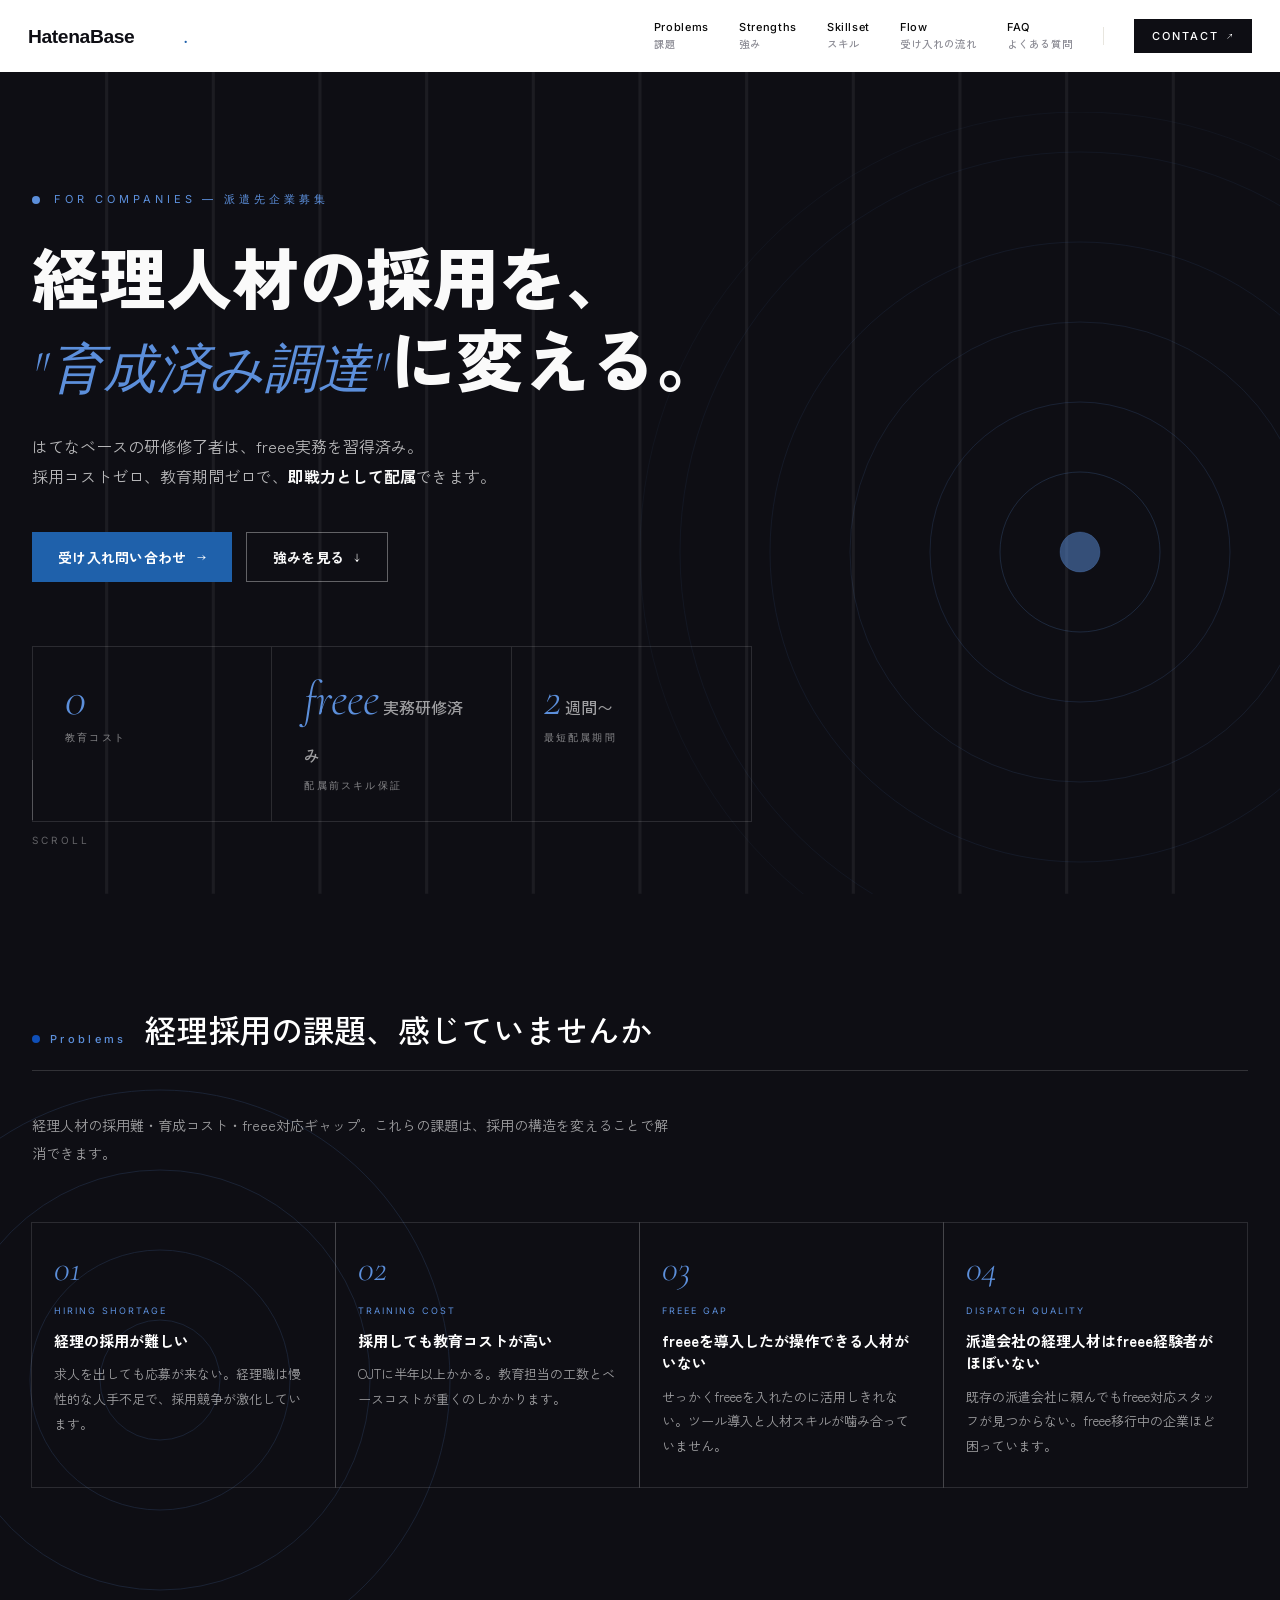
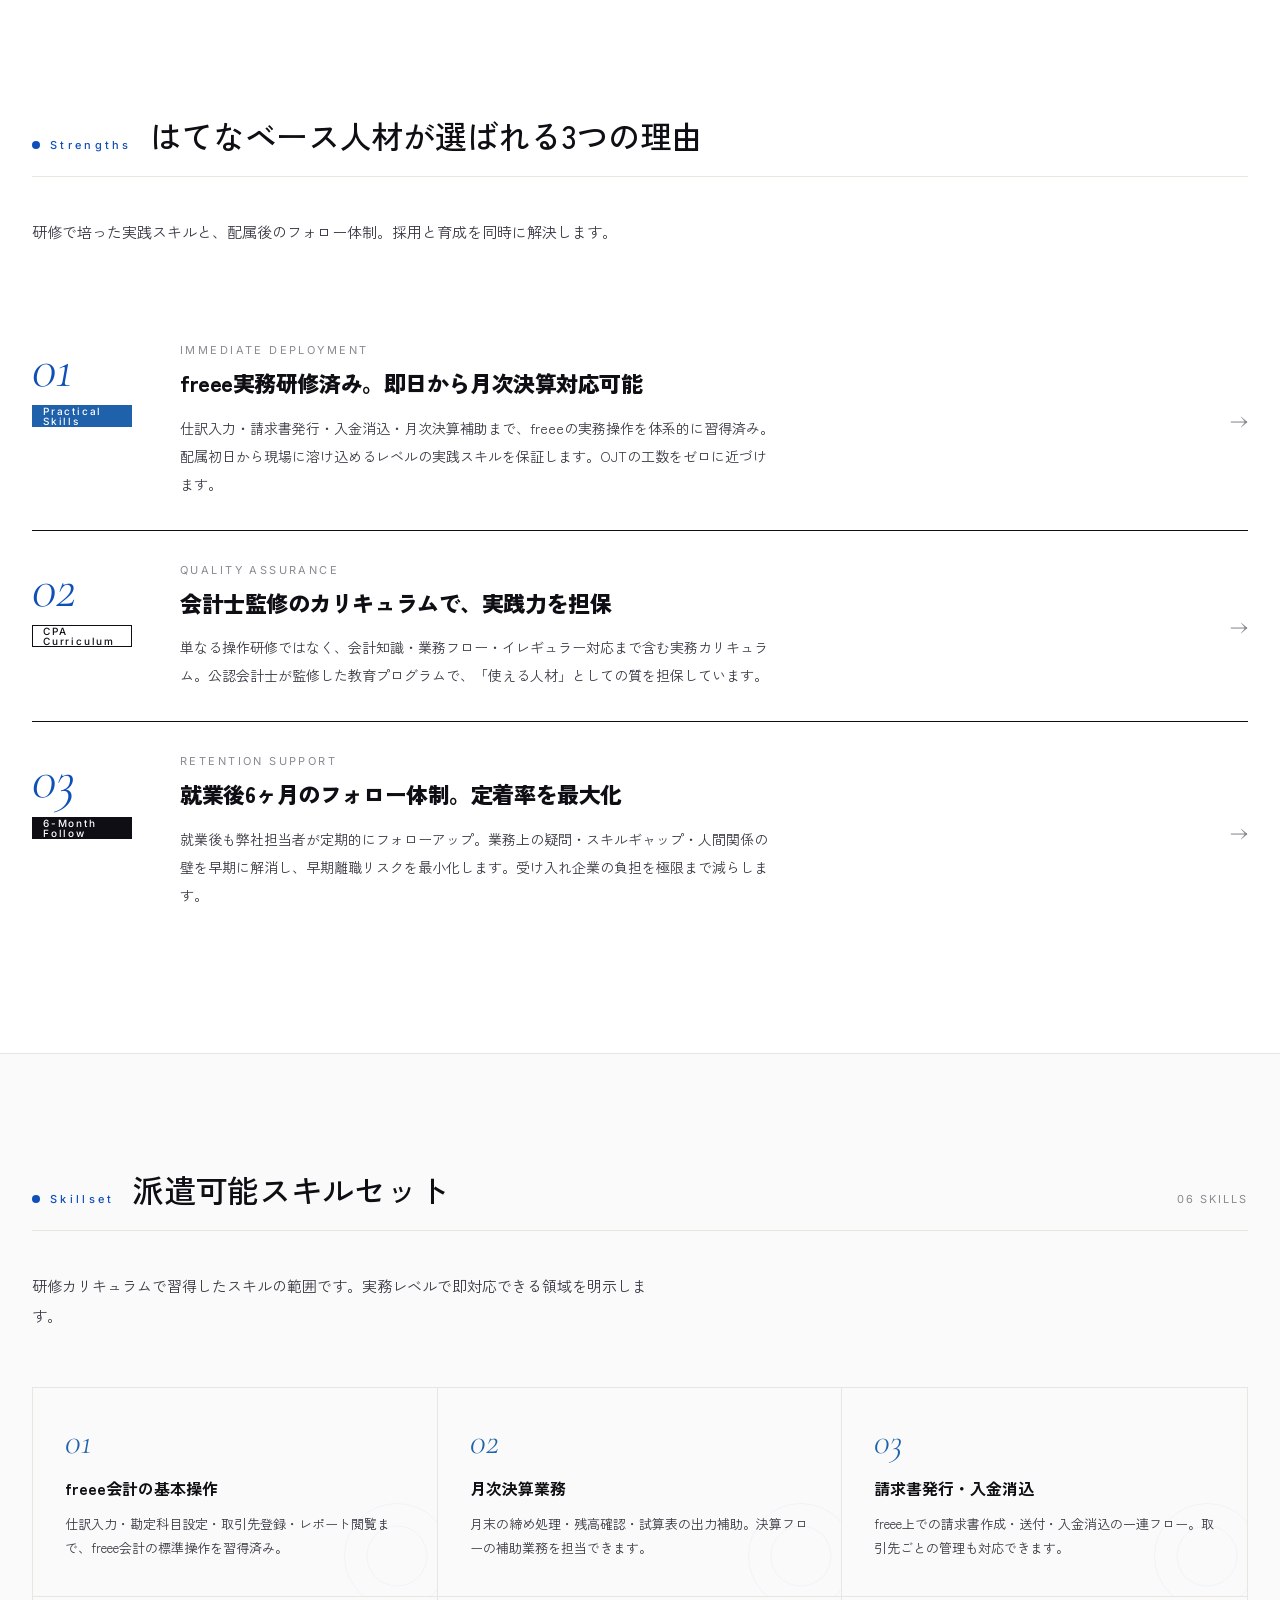
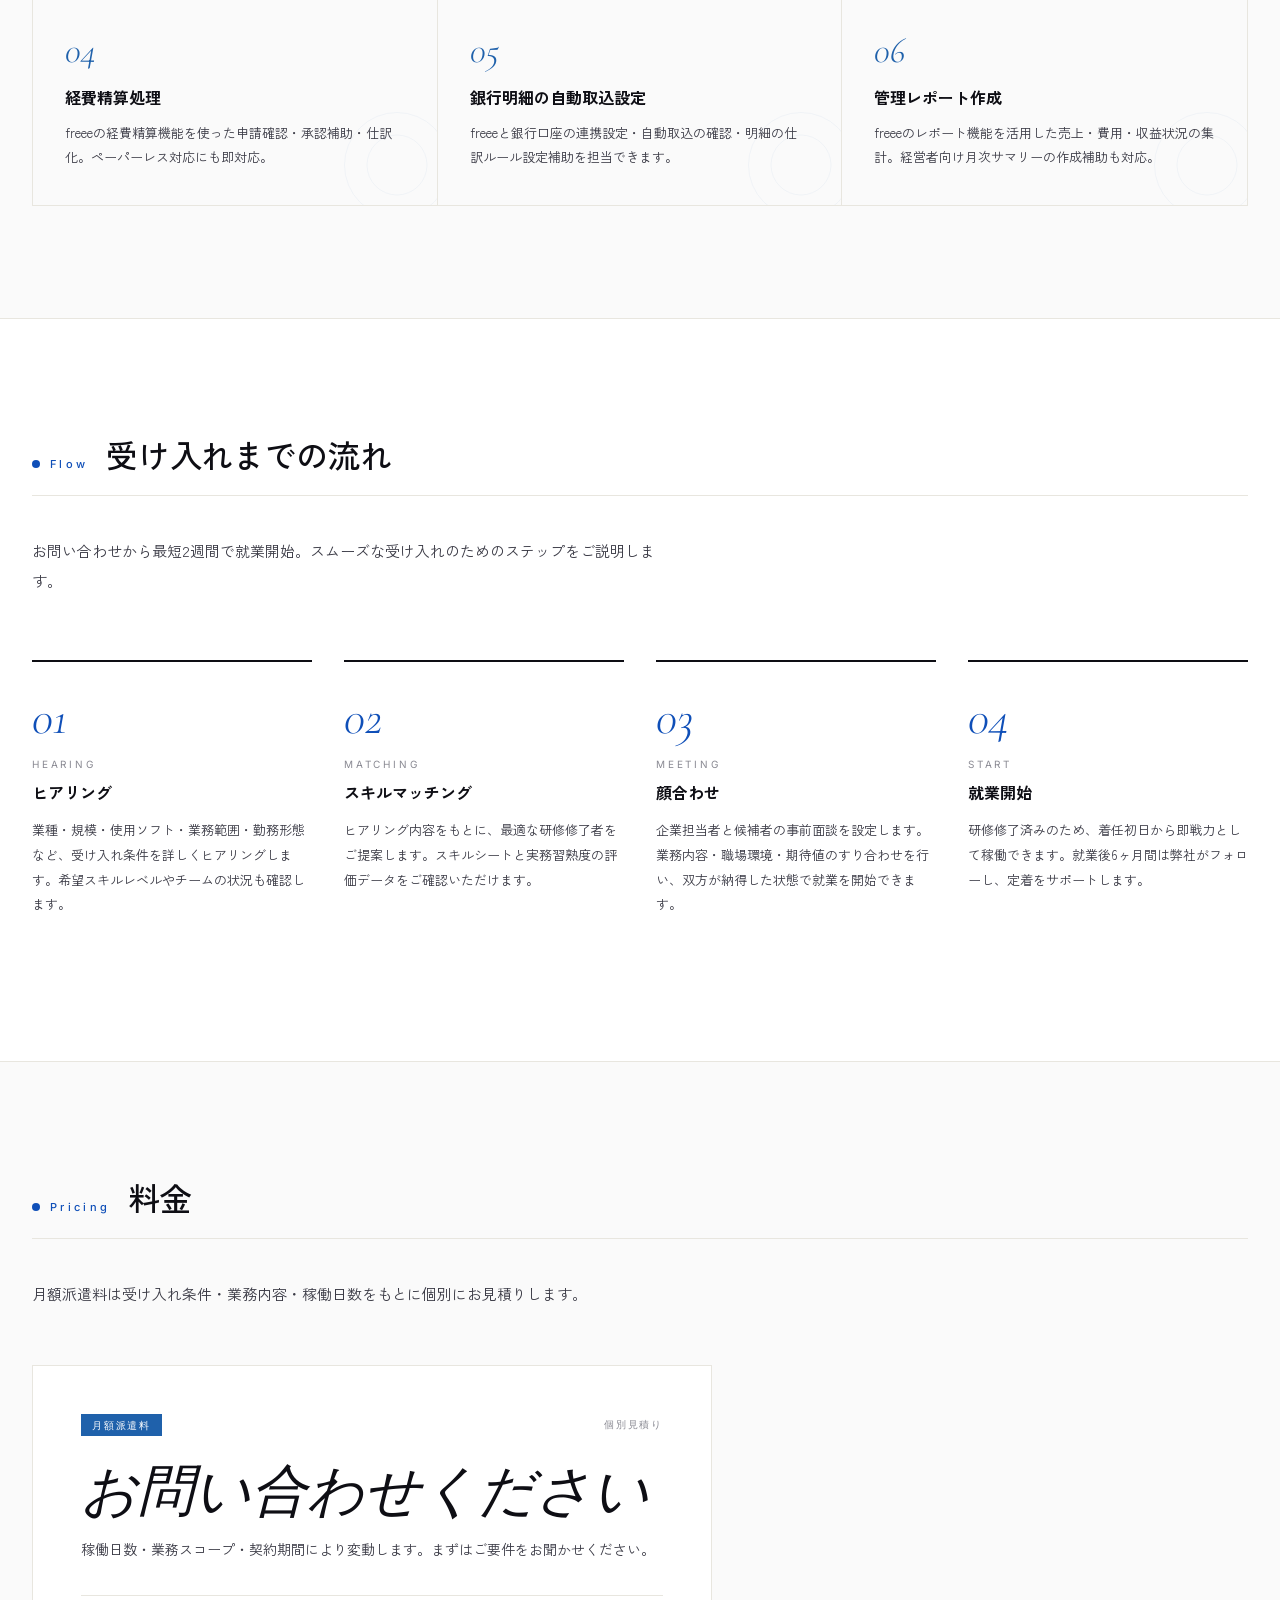
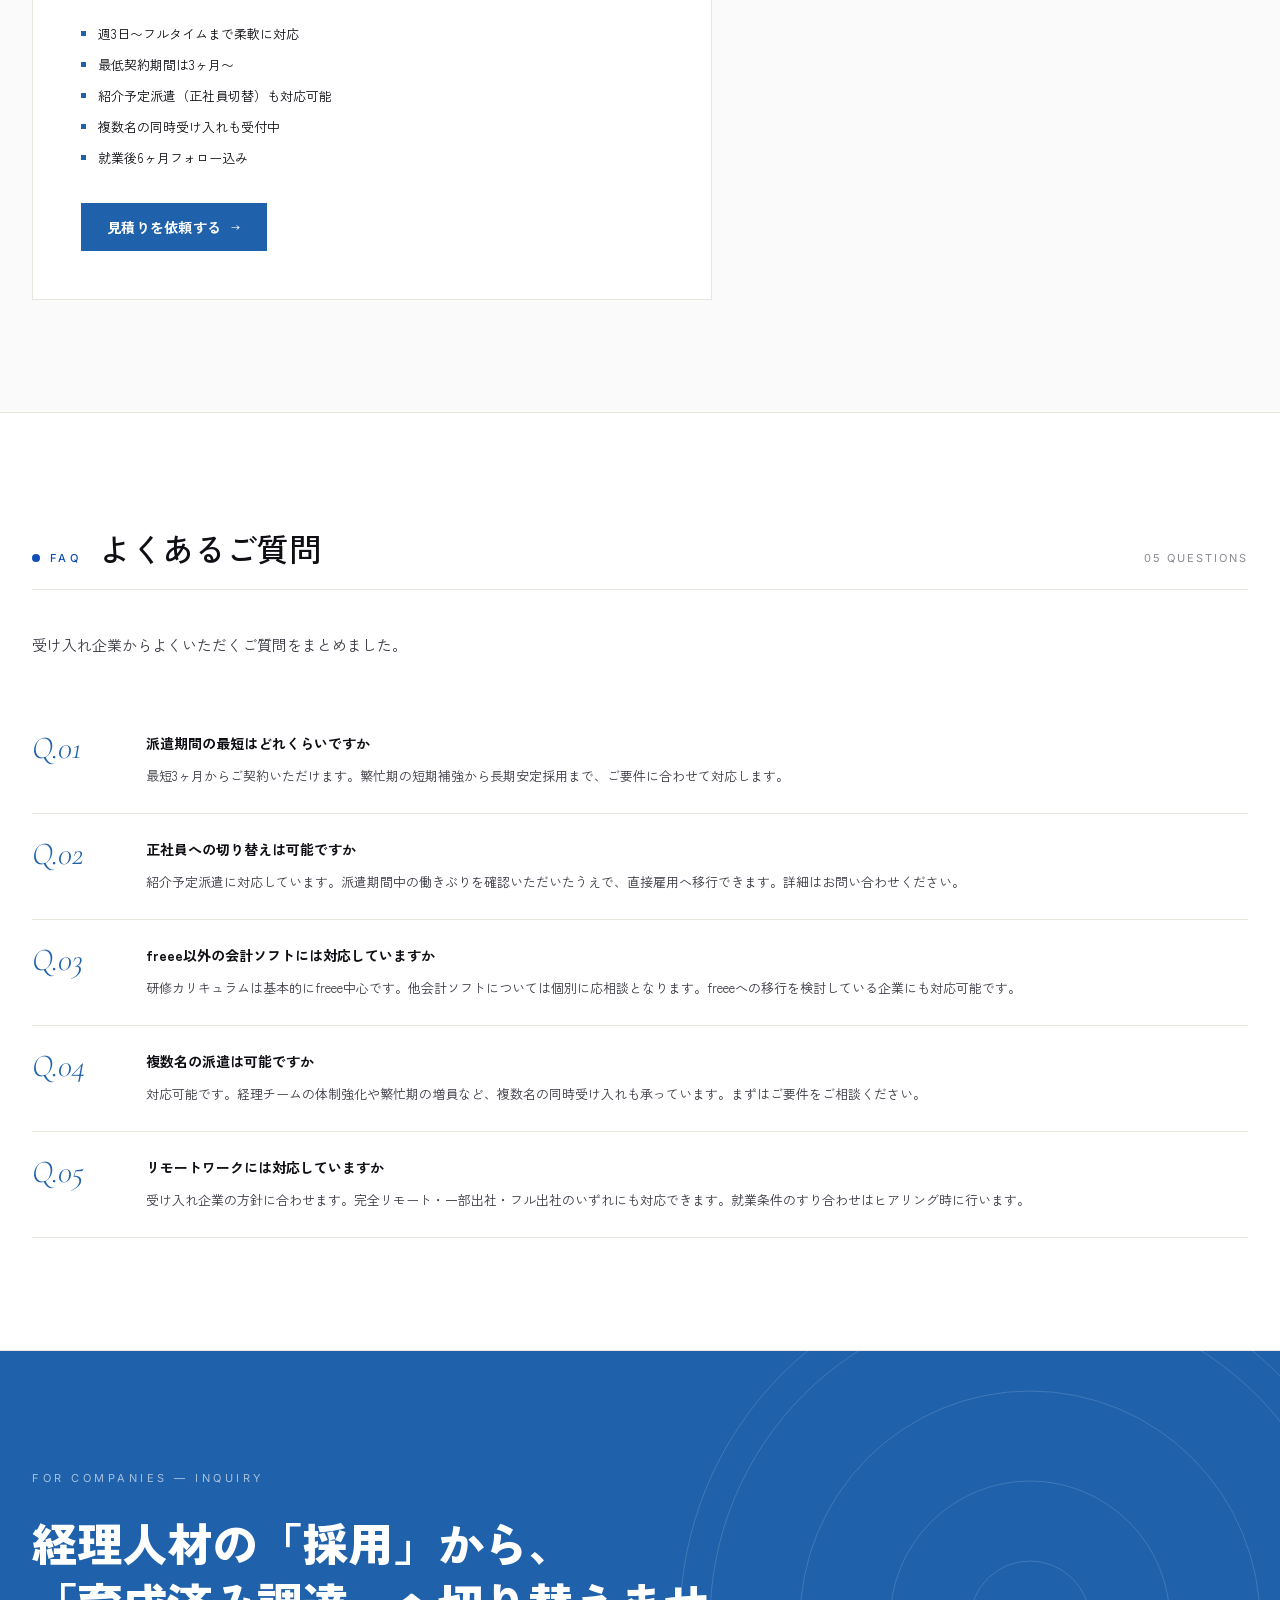
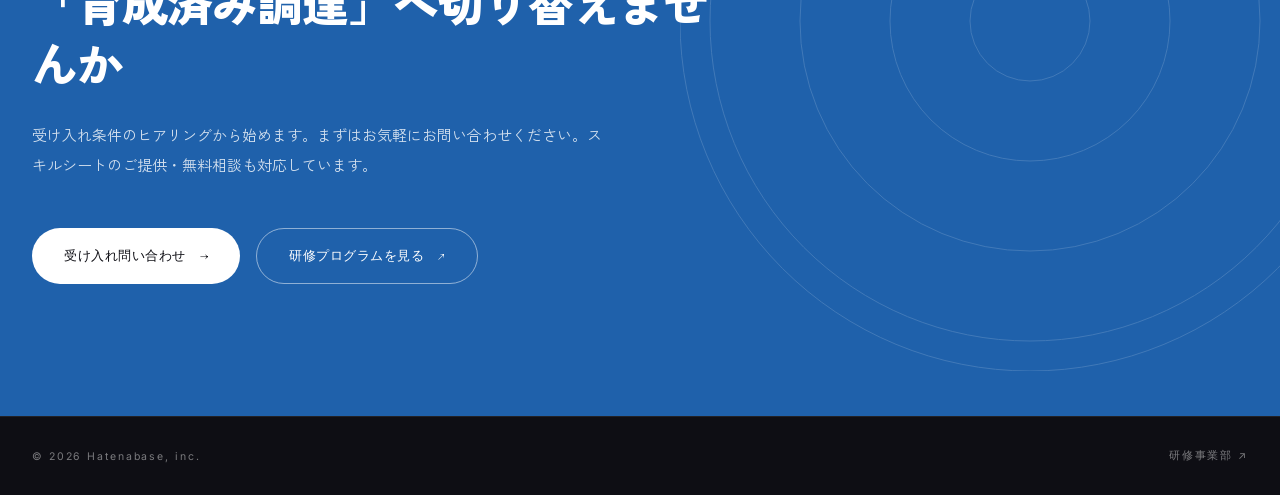
<file: lp/training-dispatch/index.html>
<!DOCTYPE html>
<html lang="ja">
<head>
<meta charset="utf-8"/>
<meta name="viewport" content="width=device-width, initial-scale=1.0"/>
<title>派遣先企業募集 — 経理人材の"育成済み調達" | はてなベース株式会社</title>
<meta name="description" content="freee実務研修済みの経理人材を即戦力として受け入れ。教育コスト0・最短2週間で配属可能。会計士監修カリキュラムで実践力を担保した人材派遣サービス。"/>
<link rel="preconnect" href="https://fonts.googleapis.com"/>
<link rel="preconnect" href="https://fonts.gstatic.com" crossorigin=""/>
<link rel="stylesheet" href="../../css/miyazawa.css"/>
</head>
<body>

<!-- ====== HEADER ====== -->
<header class="hb-header">
  <a href="../../index.html" class="hb-header-logo">
    <img src="../../images/hatena_logo.svg" alt="はてなベース株式会社" style="height:28px">
  </a>
  <nav class="hb-pc-nav">
    <a href="#problems" class="hb-nav-item">
      <span class="hb-nav-en">Problems</span>
      <span class="hb-nav-jp">課題</span>
      <span class="hb-nav-underline"></span>
    </a>
    <a href="#strengths" class="hb-nav-item">
      <span class="hb-nav-en">Strengths</span>
      <span class="hb-nav-jp">強み</span>
      <span class="hb-nav-underline"></span>
    </a>
    <a href="#skillset" class="hb-nav-item">
      <span class="hb-nav-en">Skillset</span>
      <span class="hb-nav-jp">スキル</span>
      <span class="hb-nav-underline"></span>
    </a>
    <a href="#flow" class="hb-nav-item">
      <span class="hb-nav-en">Flow</span>
      <span class="hb-nav-jp">受け入れの流れ</span>
      <span class="hb-nav-underline"></span>
    </a>
    <a href="#faq" class="hb-nav-item">
      <span class="hb-nav-en">FAQ</span>
      <span class="hb-nav-jp">よくある質問</span>
      <span class="hb-nav-underline"></span>
    </a>
    <span class="hb-nav-divider"></span>
    <a href="#contact" class="hb-contact-btn">CONTACT <span class="hb-arrow">↗</span></a>
  </nav>
  <button class="hb-mb-burger" aria-label="menu">
    <div style="position:relative;width:18px;height:12px;margin:0 auto">
      <span style="position:absolute;left:0;right:0;top:0;height:1.5px;background:#0E0E14"></span>
      <span style="position:absolute;left:0;right:0;top:5px;height:1.5px;background:#0E0E14"></span>
      <span style="position:absolute;left:0;right:0;top:10px;height:1.5px;background:#0E0E14"></span>
    </div>
  </button>
</header>

<!-- ====== HERO ====== -->
<section style="position:relative;padding:80px 32px 72px;overflow:hidden;background:#0E0E14" id="top">
  <!-- Decorative grid lines -->
  <svg style="position:absolute;inset:0;width:100%;height:100%;pointer-events:none" viewBox="0 0 12 100" preserveAspectRatio="none">
    <line x1="1" y1="0" x2="1" y2="100" stroke="rgba(255,255,255,.06)" stroke-width=".03"/>
    <line x1="2" y1="0" x2="2" y2="100" stroke="rgba(255,255,255,.06)" stroke-width=".03"/>
    <line x1="3" y1="0" x2="3" y2="100" stroke="rgba(255,255,255,.06)" stroke-width=".03"/>
    <line x1="4" y1="0" x2="4" y2="100" stroke="rgba(255,255,255,.06)" stroke-width=".03"/>
    <line x1="5" y1="0" x2="5" y2="100" stroke="rgba(255,255,255,.06)" stroke-width=".03"/>
    <line x1="6" y1="0" x2="6" y2="100" stroke="rgba(255,255,255,.06)" stroke-width=".03"/>
    <line x1="7" y1="0" x2="7" y2="100" stroke="rgba(255,255,255,.06)" stroke-width=".03"/>
    <line x1="8" y1="0" x2="8" y2="100" stroke="rgba(255,255,255,.06)" stroke-width=".03"/>
    <line x1="9" y1="0" x2="9" y2="100" stroke="rgba(255,255,255,.06)" stroke-width=".03"/>
    <line x1="10" y1="0" x2="10" y2="100" stroke="rgba(255,255,255,.06)" stroke-width=".03"/>
    <line x1="11" y1="0" x2="11" y2="100" stroke="rgba(255,255,255,.06)" stroke-width=".03"/>
  </svg>
  <!-- Decorative circles -->
  <svg viewBox="0 0 880 880" class="hb-deco-svg" style="top:40px;right:-240px;width:880px;height:880px">
    <circle cx="440" cy="440" r="20"  fill="none" stroke="#5C8FDB" stroke-opacity=".3" stroke-width=".8"/>
    <circle cx="440" cy="440" r="80"  fill="none" stroke="#5C8FDB" stroke-opacity=".25" stroke-width=".8"/>
    <circle cx="440" cy="440" r="150" fill="none" stroke="#5C8FDB" stroke-opacity=".2" stroke-width=".8"/>
    <circle cx="440" cy="440" r="230" fill="none" stroke="#5C8FDB" stroke-opacity=".15" stroke-width=".8"/>
    <circle cx="440" cy="440" r="310" fill="none" stroke="#5C8FDB" stroke-opacity=".12" stroke-width=".8"/>
    <circle cx="440" cy="440" r="400" fill="none" stroke="#5C8FDB" stroke-opacity=".09" stroke-width=".8"/>
    <circle cx="440" cy="440" r="440" fill="none" stroke="#5C8FDB" stroke-opacity=".07" stroke-width=".8"/>
    <circle cx="440" cy="440" r="20"  fill="#5C8FDB" opacity=".5"/>
  </svg>

  <div style="position:relative;max-width:1280px;margin:0 auto;padding-top:40px">
    <!-- Badge -->
    <div class="hb-up is-in" style="font-family:Inter,system-ui,sans-serif;font-size:11px;letter-spacing:.36em;color:#5C8FDB;margin-bottom:28px;display:flex;align-items:center;gap:14px">
      <span style="display:inline-block;width:8px;height:8px;border-radius:50%;background:#5C8FDB"></span>
      FOR COMPANIES — 派遣先企業募集
    </div>

    <!-- Headline -->
    <h1 class="hb-up is-in" style="font-family:'Zen Kaku Gothic New','Noto Sans JP',sans-serif;font-weight:900;font-size:clamp(36px,5.5vw,68px);letter-spacing:-.02em;line-height:1.2;color:#FAFAFA;margin:0 0 32px">
      経理人材の採用を、<br>
      <em style="font-family:'Cormorant Garamond','Times New Roman',serif;font-style:italic;font-weight:300;font-size:.78em;letter-spacing:.01em;color:#5C8FDB;line-height:1.1">"育成済み調達"</em>に変える。
    </h1>

    <!-- Sub copy -->
    <div class="hb-up is-in" style="max-width:600px;margin-bottom:40px">
      <p style="font-size:16px;line-height:1.9;color:rgba(255,255,255,.7);margin:0">
        はてなベースの研修修了者は、freee実務を習得済み。<br>
        採用コストゼロ、教育期間ゼロで、<strong style="color:#FAFAFA;font-weight:700">即戦力として配属</strong>できます。
      </p>
    </div>

    <!-- CTA buttons -->
    <div class="hb-up is-in" style="display:flex;flex-wrap:wrap;gap:14px;margin-bottom:64px">
      <a href="#contact" class="hb-btn-primary" style="background:#1F61AB;color:#fff">受け入れ問い合わせ <span class="hb-arrow">→</span></a>
      <a href="#strengths" class="hb-btn-outline" style="color:#FAFAFA;border-color:rgba(255,255,255,.35)">強みを見る <span class="hb-arrow">↓</span></a>
    </div>

    <!-- Metrics -->
    <div class="hb-up is-in" style="display:grid;grid-template-columns:repeat(3,1fr);gap:0;max-width:720px;border:1px solid rgba(255,255,255,.12)">
      <div style="padding:28px 32px;border-right:1px solid rgba(255,255,255,.12)">
        <div style="font-family:'Cormorant Garamond','Times New Roman',serif;font-style:italic;font-weight:300;font-size:48px;color:#5C8FDB;line-height:1">0</div>
        <div style="font-family:Inter,system-ui,sans-serif;font-size:10px;letter-spacing:.22em;color:rgba(255,255,255,.5);margin-top:8px">教育コスト</div>
      </div>
      <div style="padding:28px 32px;border-right:1px solid rgba(255,255,255,.12)">
        <div style="font-family:'Cormorant Garamond','Times New Roman',serif;font-style:italic;font-weight:300;font-size:48px;color:#5C8FDB;line-height:1">freee<span style="font-family:'Zen Kaku Gothic New',sans-serif;font-style:normal;font-size:16px;font-weight:500;color:rgba(255,255,255,.6);margin-left:4px">実務研修済み</span></div>
        <div style="font-family:Inter,system-ui,sans-serif;font-size:10px;letter-spacing:.22em;color:rgba(255,255,255,.5);margin-top:8px">配属前スキル保証</div>
      </div>
      <div style="padding:28px 32px">
        <div style="font-family:'Cormorant Garamond','Times New Roman',serif;font-style:italic;font-weight:300;font-size:48px;color:#5C8FDB;line-height:1">2<span style="font-family:'Zen Kaku Gothic New',sans-serif;font-style:normal;font-size:16px;font-weight:500;color:rgba(255,255,255,.6);margin-left:4px">週間〜</span></div>
        <div style="font-family:Inter,system-ui,sans-serif;font-size:10px;letter-spacing:.22em;color:rgba(255,255,255,.5);margin-top:8px">最短配属期間</div>
      </div>
    </div>
  </div>

  <div style="position:absolute;left:32px;bottom:48px;font-family:Inter,system-ui,sans-serif;font-size:10px;letter-spacing:.32em;color:rgba(255,255,255,.35);display:flex;flex-direction:column;align-items:flex-start;gap:14px">
    <span style="display:inline-block;width:1px;height:60px;background:rgba(255,255,255,.2)"></span>
    SCROLL
  </div>
</section>

<!-- ====== PROBLEMS ====== -->
<section id="problems" class="hb-issues-section">
  <!-- Decorative circles -->
  <svg viewBox="0 0 600 600" class="hb-deco-svg" style="bottom:-80px;left:-140px;width:600px;height:600px;opacity:.2">
    <circle cx="300" cy="300" r="60"  fill="none" stroke="#5C8FDB" stroke-width=".8"/>
    <circle cx="300" cy="300" r="130" fill="none" stroke="#5C8FDB" stroke-width=".8"/>
    <circle cx="300" cy="300" r="210" fill="none" stroke="#5C8FDB" stroke-width=".8"/>
    <circle cx="300" cy="300" r="290" fill="none" stroke="#5C8FDB" stroke-width=".8"/>
  </svg>

  <div style="position:relative;max-width:1280px;margin:0 auto">
    <div class="hb-section-head" style="border-bottom-color:rgba(255,255,255,.15)">
      <span class="hb-section-head-en" style="color:#5C8FDB">Problems</span>
      <span class="hb-section-head-jp" style="color:#fff">経理採用の課題、感じていませんか</span>
    </div>
    <p class="hb-up" style="font-size:14px;line-height:2;color:rgba(255,255,255,.6);margin:0 0 56px;max-width:640px">
      経理人材の採用難・育成コスト・freee対応ギャップ。これらの課題は、採用の構造を変えることで解消できます。
    </p>

    <div class="hb-issue-grid">
      <!-- 01 -->
      <div class="hb-issue-card hb-up">
        <div class="hb-issue-num">01</div>
        <div class="hb-issue-category">HIRING SHORTAGE</div>
        <p style="font-size:15px;font-weight:700;color:#fff;margin:0 0 10px;line-height:1.5">経理の採用が難しい</p>
        <p style="font-size:13px;line-height:1.9;color:rgba(255,255,255,.6);margin:0">求人を出しても応募が来ない。経理職は慢性的な人手不足で、採用競争が激化しています。</p>
      </div>
      <!-- 02 -->
      <div class="hb-issue-card hb-up" style="transition-delay:.1s">
        <div class="hb-issue-num">02</div>
        <div class="hb-issue-category">TRAINING COST</div>
        <p style="font-size:15px;font-weight:700;color:#fff;margin:0 0 10px;line-height:1.5">採用しても教育コストが高い</p>
        <p style="font-size:13px;line-height:1.9;color:rgba(255,255,255,.6);margin:0">OJTに半年以上かかる。教育担当の工数とベースコストが重くのしかかります。</p>
      </div>
      <!-- 03 -->
      <div class="hb-issue-card hb-up" style="transition-delay:.2s">
        <div class="hb-issue-num">03</div>
        <div class="hb-issue-category">FREEE GAP</div>
        <p style="font-size:15px;font-weight:700;color:#fff;margin:0 0 10px;line-height:1.5">freeeを導入したが操作できる人材がいない</p>
        <p style="font-size:13px;line-height:1.9;color:rgba(255,255,255,.6);margin:0">せっかくfreeeを入れたのに活用しきれない。ツール導入と人材スキルが噛み合っていません。</p>
      </div>
      <!-- 04 -->
      <div class="hb-issue-card hb-up" style="transition-delay:.3s">
        <div class="hb-issue-num">04</div>
        <div class="hb-issue-category">DISPATCH QUALITY</div>
        <p style="font-size:15px;font-weight:700;color:#fff;margin:0 0 10px;line-height:1.5">派遣会社の経理人材はfreee経験者がほぼいない</p>
        <p style="font-size:13px;line-height:1.9;color:rgba(255,255,255,.6);margin:0">既存の派遣会社に頼んでもfreee対応スタッフが見つからない。freee移行中の企業ほど困っています。</p>
      </div>
    </div>
  </div>
</section>

<!-- ====== STRENGTHS ====== -->
<section id="strengths" style="padding:112px 32px;background:#fff;border-bottom:1px solid #E8E6DF">
  <div style="max-width:1280px;margin:0 auto">
    <div class="hb-section-head">
      <span class="hb-section-head-en">Strengths</span>
      <span class="hb-section-head-jp">はてなベース人材が選ばれる3つの理由</span>
    </div>
    <p class="hb-up" style="font-size:15px;line-height:2;color:#3A3A45;margin:0 0 64px;max-width:640px">
      研修で培った実践スキルと、配属後のフォロー体制。採用と育成を同時に解決します。
    </p>

    <div>
      <!-- 01 -->
      <div class="hb-svc-block hb-up">
        <div>
          <div class="hb-svc-num">01</div>
          <span class="hb-label hb-label-blue" style="margin-top:12px">Practical Skills</span>
        </div>
        <div>
          <p style="font-size:11px;font-family:Inter,system-ui,sans-serif;letter-spacing:.22em;color:#8A8A93;margin:0 0 10px">IMMEDIATE DEPLOYMENT</p>
          <h3 style="font-size:22px;font-weight:800;letter-spacing:-.02em;margin:0 0 16px;line-height:1.4;color:#0E0E14">freee実務研修済み。即日から月次決算対応可能</h3>
          <p style="font-size:14px;line-height:2;color:#3A3A45;margin:0;max-width:600px">仕訳入力・請求書発行・入金消込・月次決算補助まで、freeeの実務操作を体系的に習得済み。配属初日から現場に溶け込めるレベルの実践スキルを保証します。OJTの工数をゼロに近づけます。</p>
        </div>
        <span class="hb-arrow" style="font-size:28px;color:#8A8A93;align-self:center">→</span>
      </div>
      <!-- 02 -->
      <div class="hb-svc-block hb-up" style="transition-delay:.1s">
        <div>
          <div class="hb-svc-num">02</div>
          <span class="hb-label" style="margin-top:12px">CPA Curriculum</span>
        </div>
        <div>
          <p style="font-size:11px;font-family:Inter,system-ui,sans-serif;letter-spacing:.22em;color:#8A8A93;margin:0 0 10px">QUALITY ASSURANCE</p>
          <h3 style="font-size:22px;font-weight:800;letter-spacing:-.02em;margin:0 0 16px;line-height:1.4;color:#0E0E14">会計士監修のカリキュラムで、実践力を担保</h3>
          <p style="font-size:14px;line-height:2;color:#3A3A45;margin:0;max-width:600px">単なる操作研修ではなく、会計知識・業務フロー・イレギュラー対応まで含む実務カリキュラム。公認会計士が監修した教育プログラムで、「使える人材」としての質を担保しています。</p>
        </div>
        <span class="hb-arrow" style="font-size:28px;color:#8A8A93;align-self:center">→</span>
      </div>
      <!-- 03 -->
      <div class="hb-svc-block hb-up" style="transition-delay:.2s;border-bottom:none">
        <div>
          <div class="hb-svc-num">03</div>
          <span class="hb-label hb-label-fill" style="margin-top:12px">6-Month Follow</span>
        </div>
        <div>
          <p style="font-size:11px;font-family:Inter,system-ui,sans-serif;letter-spacing:.22em;color:#8A8A93;margin:0 0 10px">RETENTION SUPPORT</p>
          <h3 style="font-size:22px;font-weight:800;letter-spacing:-.02em;margin:0 0 16px;line-height:1.4;color:#0E0E14">就業後6ヶ月のフォロー体制。定着率を最大化</h3>
          <p style="font-size:14px;line-height:2;color:#3A3A45;margin:0;max-width:600px">就業後も弊社担当者が定期的にフォローアップ。業務上の疑問・スキルギャップ・人間関係の壁を早期に解消し、早期離職リスクを最小化します。受け入れ企業の負担を極限まで減らします。</p>
        </div>
        <span class="hb-arrow" style="font-size:28px;color:#8A8A93;align-self:center">→</span>
      </div>
    </div>
  </div>
</section>

<!-- ====== SKILLSET ====== -->
<section id="skillset" style="padding:112px 32px;background:#FAFAFA;border-bottom:1px solid #E8E6DF">
  <div style="max-width:1280px;margin:0 auto">
    <div class="hb-section-head">
      <span class="hb-section-head-en">Skillset</span>
      <span class="hb-section-head-jp">派遣可能スキルセット</span>
      <span class="hb-section-head-count">06 SKILLS</span>
    </div>
    <p class="hb-up" style="font-size:15px;line-height:2;color:#3A3A45;margin:0 0 56px;max-width:640px">
      研修カリキュラムで習得したスキルの範囲です。実務レベルで即対応できる領域を明示します。
    </p>

    <!-- 2×3 skill grid -->
    <div style="display:grid;grid-template-columns:repeat(3,1fr);gap:0;border:1px solid #E8E6DF">

      <!-- Skill 01 -->
      <div class="hb-up" style="padding:36px 32px;border-right:1px solid #E8E6DF;border-bottom:1px solid #E8E6DF;position:relative;overflow:hidden">
        <svg viewBox="0 0 160 160" class="hb-deco-svg" style="bottom:-20px;right:-20px;width:120px;height:120px;opacity:.06">
          <circle cx="80" cy="80" r="40" fill="none" stroke="#1F61AB" stroke-width="1"/>
          <circle cx="80" cy="80" r="70" fill="none" stroke="#1F61AB" stroke-width="1"/>
        </svg>
        <div style="font-family:'Cormorant Garamond','Times New Roman',serif;font-style:italic;font-weight:300;font-size:36px;color:#1F61AB;line-height:1;margin-bottom:16px">01</div>
        <h4 style="font-size:16px;font-weight:700;color:#0E0E14;margin:0 0 12px;line-height:1.5">freee会計の基本操作</h4>
        <p style="font-size:13px;line-height:1.85;color:#3A3A45;margin:0">仕訳入力・勘定科目設定・取引先登録・レポート閲覧まで、freee会計の標準操作を習得済み。</p>
      </div>

      <!-- Skill 02 -->
      <div class="hb-up" style="padding:36px 32px;border-right:1px solid #E8E6DF;border-bottom:1px solid #E8E6DF;position:relative;overflow:hidden;transition-delay:.08s">
        <svg viewBox="0 0 160 160" class="hb-deco-svg" style="bottom:-20px;right:-20px;width:120px;height:120px;opacity:.06">
          <circle cx="80" cy="80" r="40" fill="none" stroke="#1F61AB" stroke-width="1"/>
          <circle cx="80" cy="80" r="70" fill="none" stroke="#1F61AB" stroke-width="1"/>
        </svg>
        <div style="font-family:'Cormorant Garamond','Times New Roman',serif;font-style:italic;font-weight:300;font-size:36px;color:#1F61AB;line-height:1;margin-bottom:16px">02</div>
        <h4 style="font-size:16px;font-weight:700;color:#0E0E14;margin:0 0 12px;line-height:1.5">月次決算業務</h4>
        <p style="font-size:13px;line-height:1.85;color:#3A3A45;margin:0">月末の締め処理・残高確認・試算表の出力補助。決算フローの補助業務を担当できます。</p>
      </div>

      <!-- Skill 03 -->
      <div class="hb-up" style="padding:36px 32px;border-bottom:1px solid #E8E6DF;position:relative;overflow:hidden;transition-delay:.16s">
        <svg viewBox="0 0 160 160" class="hb-deco-svg" style="bottom:-20px;right:-20px;width:120px;height:120px;opacity:.06">
          <circle cx="80" cy="80" r="40" fill="none" stroke="#1F61AB" stroke-width="1"/>
          <circle cx="80" cy="80" r="70" fill="none" stroke="#1F61AB" stroke-width="1"/>
        </svg>
        <div style="font-family:'Cormorant Garamond','Times New Roman',serif;font-style:italic;font-weight:300;font-size:36px;color:#1F61AB;line-height:1;margin-bottom:16px">03</div>
        <h4 style="font-size:16px;font-weight:700;color:#0E0E14;margin:0 0 12px;line-height:1.5">請求書発行・入金消込</h4>
        <p style="font-size:13px;line-height:1.85;color:#3A3A45;margin:0">freee上での請求書作成・送付・入金消込の一連フロー。取引先ごとの管理も対応できます。</p>
      </div>

      <!-- Skill 04 -->
      <div class="hb-up" style="padding:36px 32px;border-right:1px solid #E8E6DF;position:relative;overflow:hidden;transition-delay:.24s">
        <svg viewBox="0 0 160 160" class="hb-deco-svg" style="bottom:-20px;right:-20px;width:120px;height:120px;opacity:.06">
          <circle cx="80" cy="80" r="40" fill="none" stroke="#1F61AB" stroke-width="1"/>
          <circle cx="80" cy="80" r="70" fill="none" stroke="#1F61AB" stroke-width="1"/>
        </svg>
        <div style="font-family:'Cormorant Garamond','Times New Roman',serif;font-style:italic;font-weight:300;font-size:36px;color:#1F61AB;line-height:1;margin-bottom:16px">04</div>
        <h4 style="font-size:16px;font-weight:700;color:#0E0E14;margin:0 0 12px;line-height:1.5">経費精算処理</h4>
        <p style="font-size:13px;line-height:1.85;color:#3A3A45;margin:0">freeeの経費精算機能を使った申請確認・承認補助・仕訳化。ペーパーレス対応にも即対応。</p>
      </div>

      <!-- Skill 05 -->
      <div class="hb-up" style="padding:36px 32px;border-right:1px solid #E8E6DF;position:relative;overflow:hidden;transition-delay:.32s">
        <svg viewBox="0 0 160 160" class="hb-deco-svg" style="bottom:-20px;right:-20px;width:120px;height:120px;opacity:.06">
          <circle cx="80" cy="80" r="40" fill="none" stroke="#1F61AB" stroke-width="1"/>
          <circle cx="80" cy="80" r="70" fill="none" stroke="#1F61AB" stroke-width="1"/>
        </svg>
        <div style="font-family:'Cormorant Garamond','Times New Roman',serif;font-style:italic;font-weight:300;font-size:36px;color:#1F61AB;line-height:1;margin-bottom:16px">05</div>
        <h4 style="font-size:16px;font-weight:700;color:#0E0E14;margin:0 0 12px;line-height:1.5">銀行明細の自動取込設定</h4>
        <p style="font-size:13px;line-height:1.85;color:#3A3A45;margin:0">freeeと銀行口座の連携設定・自動取込の確認・明細の仕訳ルール設定補助を担当できます。</p>
      </div>

      <!-- Skill 06 -->
      <div class="hb-up" style="padding:36px 32px;position:relative;overflow:hidden;transition-delay:.4s">
        <svg viewBox="0 0 160 160" class="hb-deco-svg" style="bottom:-20px;right:-20px;width:120px;height:120px;opacity:.06">
          <circle cx="80" cy="80" r="40" fill="none" stroke="#1F61AB" stroke-width="1"/>
          <circle cx="80" cy="80" r="70" fill="none" stroke="#1F61AB" stroke-width="1"/>
        </svg>
        <div style="font-family:'Cormorant Garamond','Times New Roman',serif;font-style:italic;font-weight:300;font-size:36px;color:#1F61AB;line-height:1;margin-bottom:16px">06</div>
        <h4 style="font-size:16px;font-weight:700;color:#0E0E14;margin:0 0 12px;line-height:1.5">管理レポート作成</h4>
        <p style="font-size:13px;line-height:1.85;color:#3A3A45;margin:0">freeeのレポート機能を活用した売上・費用・収益状況の集計。経営者向け月次サマリーの作成補助も対応。</p>
      </div>

    </div>
  </div>
</section>

<!-- ====== FLOW ====== -->
<section id="flow" style="padding:112px 32px;background:#fff;border-bottom:1px solid #E8E6DF">
  <div style="max-width:1280px;margin:0 auto">
    <div class="hb-section-head">
      <span class="hb-section-head-en">Flow</span>
      <span class="hb-section-head-jp">受け入れまでの流れ</span>
    </div>
    <p class="hb-up" style="font-size:15px;line-height:2;color:#3A3A45;margin:0 0 64px;max-width:640px">
      お問い合わせから最短2週間で就業開始。スムーズな受け入れのためのステップをご説明します。
    </p>

    <div class="hb-approach-grid">
      <!-- Step 01 -->
      <div class="hb-approach-card hb-up">
        <div class="hb-approach-num">01</div>
        <div class="hb-approach-en">HEARING</div>
        <h4 style="font-size:16px;font-weight:700;color:#0E0E14;margin:10px 0 14px;line-height:1.5">ヒアリング</h4>
        <p style="font-size:13px;line-height:1.9;color:#3A3A45;margin:0">業種・規模・使用ソフト・業務範囲・勤務形態など、受け入れ条件を詳しくヒアリングします。希望スキルレベルやチームの状況も確認します。</p>
      </div>
      <!-- Step 02 -->
      <div class="hb-approach-card hb-up" style="transition-delay:.1s">
        <div class="hb-approach-num">02</div>
        <div class="hb-approach-en">MATCHING</div>
        <h4 style="font-size:16px;font-weight:700;color:#0E0E14;margin:10px 0 14px;line-height:1.5">スキルマッチング</h4>
        <p style="font-size:13px;line-height:1.9;color:#3A3A45;margin:0">ヒアリング内容をもとに、最適な研修修了者をご提案します。スキルシートと実務習熟度の評価データをご確認いただけます。</p>
      </div>
      <!-- Step 03 -->
      <div class="hb-approach-card hb-up" style="transition-delay:.2s">
        <div class="hb-approach-num">03</div>
        <div class="hb-approach-en">MEETING</div>
        <h4 style="font-size:16px;font-weight:700;color:#0E0E14;margin:10px 0 14px;line-height:1.5">顔合わせ</h4>
        <p style="font-size:13px;line-height:1.9;color:#3A3A45;margin:0">企業担当者と候補者の事前面談を設定します。業務内容・職場環境・期待値のすり合わせを行い、双方が納得した状態で就業を開始できます。</p>
      </div>
      <!-- Step 04 -->
      <div class="hb-approach-card hb-up" style="transition-delay:.3s">
        <div class="hb-approach-num">04</div>
        <div class="hb-approach-en">START</div>
        <h4 style="font-size:16px;font-weight:700;color:#0E0E14;margin:10px 0 14px;line-height:1.5">就業開始</h4>
        <p style="font-size:13px;line-height:1.9;color:#3A3A45;margin:0">研修修了済みのため、着任初日から即戦力として稼働できます。就業後6ヶ月間は弊社がフォローし、定着をサポートします。</p>
      </div>
    </div>
  </div>
</section>

<!-- ====== PRICING ====== -->
<section id="pricing" style="padding:112px 32px;background:#FAFAFA;border-bottom:1px solid #E8E6DF">
  <div style="max-width:1280px;margin:0 auto">
    <div class="hb-section-head">
      <span class="hb-section-head-en">Pricing</span>
      <span class="hb-section-head-jp">料金</span>
    </div>
    <p class="hb-up" style="font-size:15px;line-height:2;color:#3A3A45;margin:0 0 56px;max-width:640px">
      月額派遣料は受け入れ条件・業務内容・稼働日数をもとに個別にお見積りします。
    </p>

    <!-- Single pricing card -->
    <div class="hb-up" style="max-width:680px">
      <div style="border:1px solid #E8E6DF;background:#fff;padding:48px">
        <div style="display:flex;align-items:center;justify-content:space-between;margin-bottom:28px;flex-wrap:wrap;gap:12px">
          <span class="hb-label hb-label-blue">月額派遣料</span>
          <span style="font-family:Inter,system-ui,sans-serif;font-size:10px;letter-spacing:.18em;color:#8A8A93">個別見積り</span>
        </div>
        <div style="font-family:'Cormorant Garamond','Times New Roman',serif;font-style:italic;font-weight:300;font-size:56px;color:#0E0E14;line-height:1;margin-bottom:8px">
          お問い合わせください
        </div>
        <p style="font-size:14px;line-height:1.9;color:#3A3A45;margin:16px 0 32px">
          稼働日数・業務スコープ・契約期間により変動します。まずはご要件をお聞かせください。
        </p>
        <div style="display:grid;gap:12px;border-top:1px solid #E8E6DF;padding-top:28px">
          <div style="display:flex;align-items:center;gap:12px;font-size:13px;color:#0E0E14">
            <span style="display:inline-block;width:5px;height:5px;background:#1F61AB;flex-shrink:0"></span>週3日〜フルタイムまで柔軟に対応
          </div>
          <div style="display:flex;align-items:center;gap:12px;font-size:13px;color:#0E0E14">
            <span style="display:inline-block;width:5px;height:5px;background:#1F61AB;flex-shrink:0"></span>最低契約期間は3ヶ月〜
          </div>
          <div style="display:flex;align-items:center;gap:12px;font-size:13px;color:#0E0E14">
            <span style="display:inline-block;width:5px;height:5px;background:#1F61AB;flex-shrink:0"></span>紹介予定派遣（正社員切替）も対応可能
          </div>
          <div style="display:flex;align-items:center;gap:12px;font-size:13px;color:#0E0E14">
            <span style="display:inline-block;width:5px;height:5px;background:#1F61AB;flex-shrink:0"></span>複数名の同時受け入れも受付中
          </div>
          <div style="display:flex;align-items:center;gap:12px;font-size:13px;color:#0E0E14">
            <span style="display:inline-block;width:5px;height:5px;background:#1F61AB;flex-shrink:0"></span>就業後6ヶ月フォロー込み
          </div>
        </div>
        <div style="margin-top:36px">
          <a href="#contact" class="hb-btn-primary">見積りを依頼する <span class="hb-arrow">→</span></a>
        </div>
      </div>
    </div>
  </div>
</section>

<!-- ====== FAQ ====== -->
<section id="faq" style="padding:112px 32px;background:#fff;border-bottom:1px solid #E8E6DF">
  <div style="max-width:1280px;margin:0 auto">
    <div class="hb-section-head">
      <span class="hb-section-head-en">FAQ</span>
      <span class="hb-section-head-jp">よくあるご質問</span>
      <span class="hb-section-head-count">05 QUESTIONS</span>
    </div>
    <p class="hb-up" style="font-size:15px;line-height:2;color:#3A3A45;margin:0 0 48px;max-width:640px">
      受け入れ企業からよくいただくご質問をまとめました。
    </p>

    <div class="hb-up">
      <div style="display:grid;grid-template-columns:90px 1fr;gap:24px;padding:24px 0;border-bottom:1px solid #E8E6DF;align-items:flex-start">
        <span style="font-family:'Cormorant Garamond','Times New Roman',serif;font-style:italic;font-weight:300;font-size:32px;color:#1F61AB;line-height:1">Q.01</span>
        <div>
          <p style="font-size:14px;font-weight:700;color:#0E0E14;margin:0 0 10px;line-height:1.6">派遣期間の最短はどれくらいですか</p>
          <p style="font-size:13px;line-height:1.9;color:#3A3A45;margin:0">最短3ヶ月からご契約いただけます。繁忙期の短期補強から長期安定採用まで、ご要件に合わせて対応します。</p>
        </div>
      </div>
    </div>

    <div class="hb-up" style="transition-delay:.08s">
      <div style="display:grid;grid-template-columns:90px 1fr;gap:24px;padding:24px 0;border-bottom:1px solid #E8E6DF;align-items:flex-start">
        <span style="font-family:'Cormorant Garamond','Times New Roman',serif;font-style:italic;font-weight:300;font-size:32px;color:#1F61AB;line-height:1">Q.02</span>
        <div>
          <p style="font-size:14px;font-weight:700;color:#0E0E14;margin:0 0 10px;line-height:1.6">正社員への切り替えは可能ですか</p>
          <p style="font-size:13px;line-height:1.9;color:#3A3A45;margin:0">紹介予定派遣に対応しています。派遣期間中の働きぶりを確認いただいたうえで、直接雇用へ移行できます。詳細はお問い合わせください。</p>
        </div>
      </div>
    </div>

    <div class="hb-up" style="transition-delay:.16s">
      <div style="display:grid;grid-template-columns:90px 1fr;gap:24px;padding:24px 0;border-bottom:1px solid #E8E6DF;align-items:flex-start">
        <span style="font-family:'Cormorant Garamond','Times New Roman',serif;font-style:italic;font-weight:300;font-size:32px;color:#1F61AB;line-height:1">Q.03</span>
        <div>
          <p style="font-size:14px;font-weight:700;color:#0E0E14;margin:0 0 10px;line-height:1.6">freee以外の会計ソフトには対応していますか</p>
          <p style="font-size:13px;line-height:1.9;color:#3A3A45;margin:0">研修カリキュラムは基本的にfreee中心です。他会計ソフトについては個別に応相談となります。freeeへの移行を検討している企業にも対応可能です。</p>
        </div>
      </div>
    </div>

    <div class="hb-up" style="transition-delay:.24s">
      <div style="display:grid;grid-template-columns:90px 1fr;gap:24px;padding:24px 0;border-bottom:1px solid #E8E6DF;align-items:flex-start">
        <span style="font-family:'Cormorant Garamond','Times New Roman',serif;font-style:italic;font-weight:300;font-size:32px;color:#1F61AB;line-height:1">Q.04</span>
        <div>
          <p style="font-size:14px;font-weight:700;color:#0E0E14;margin:0 0 10px;line-height:1.6">複数名の派遣は可能ですか</p>
          <p style="font-size:13px;line-height:1.9;color:#3A3A45;margin:0">対応可能です。経理チームの体制強化や繁忙期の増員など、複数名の同時受け入れも承っています。まずはご要件をご相談ください。</p>
        </div>
      </div>
    </div>

    <div class="hb-up" style="transition-delay:.32s">
      <div style="display:grid;grid-template-columns:90px 1fr;gap:24px;padding:24px 0;border-bottom:1px solid #E8E6DF;align-items:flex-start">
        <span style="font-family:'Cormorant Garamond','Times New Roman',serif;font-style:italic;font-weight:300;font-size:32px;color:#1F61AB;line-height:1">Q.05</span>
        <div>
          <p style="font-size:14px;font-weight:700;color:#0E0E14;margin:0 0 10px;line-height:1.6">リモートワークには対応していますか</p>
          <p style="font-size:13px;line-height:1.9;color:#3A3A45;margin:0">受け入れ企業の方針に合わせます。完全リモート・一部出社・フル出社のいずれにも対応できます。就業条件のすり合わせはヒアリング時に行います。</p>
        </div>
      </div>
    </div>
  </div>
</section>

<!-- ====== CTA ====== -->
<section id="contact" class="hb-cta-section">
  <!-- Decorative circles -->
  <svg viewBox="0 0 700 700" class="hb-deco-svg" style="top:-80px;right:-100px;width:700px;height:700px;opacity:.15">
    <circle cx="350" cy="350" r="60"  fill="none" stroke="#fff" stroke-width="1"/>
    <circle cx="350" cy="350" r="140" fill="none" stroke="#fff" stroke-width="1"/>
    <circle cx="350" cy="350" r="230" fill="none" stroke="#fff" stroke-width="1"/>
    <circle cx="350" cy="350" r="320" fill="none" stroke="#fff" stroke-width="1"/>
    <circle cx="350" cy="350" r="350" fill="none" stroke="#fff" stroke-width="1"/>
  </svg>

  <div style="position:relative;max-width:1280px;margin:0 auto">
    <div style="max-width:720px">
      <p style="font-family:Inter,system-ui,sans-serif;font-size:11px;letter-spacing:.32em;color:rgba(255,255,255,.6);margin:0 0 28px">FOR COMPANIES — INQUIRY</p>
      <h2 class="hb-up" style="font-family:'Zen Kaku Gothic New','Noto Sans JP',sans-serif;font-weight:900;font-size:clamp(26px,4vw,46px);letter-spacing:-.02em;line-height:1.3;color:#fff;margin:0 0 28px">
        経理人材の「採用」から、<br>「育成済み調達」へ切り替えませんか
      </h2>
      <p class="hb-up" style="transition-delay:.1s;font-size:15px;line-height:2;color:rgba(255,255,255,.8);margin:0 0 48px;max-width:580px">
        受け入れ条件のヒアリングから始めます。まずはお気軽にお問い合わせください。スキルシートのご提供・無料相談も対応しています。
      </p>
      <div class="hb-up" style="transition-delay:.2s;display:flex;flex-wrap:wrap;gap:16px">
        <a href="mailto:info@hatenabase.jp" class="hb-cta hb-cta-white">受け入れ問い合わせ <span class="hb-arrow">→</span></a>
        <a href="../../training/index.html" class="hb-cta" style="background:transparent;border:1px solid rgba(255,255,255,.5);color:#fff">研修プログラムを見る <span class="hb-arrow">↗</span></a>
      </div>
    </div>
  </div>
</section>

<!-- ====== FOOTER ====== -->
<footer style="padding:32px;background:#0E0E14;border-top:1px solid rgba(255,255,255,.08)">
  <div style="max-width:1280px;margin:0 auto;display:flex;align-items:center;justify-content:space-between;flex-wrap:wrap;gap:16px">
    <span style="font-family:Inter,system-ui,sans-serif;font-size:10.5px;letter-spacing:.18em;color:rgba(255,255,255,.45)">&copy; 2026 Hatenabase, inc.</span>
    <a href="../../training/index.html" style="font-family:Inter,system-ui,sans-serif;font-size:10.5px;letter-spacing:.18em;color:rgba(255,255,255,.45);text-decoration:none;transition:color .3s" onmouseover="this.style.color='rgba(255,255,255,.85)'" onmouseout="this.style.color='rgba(255,255,255,.45)'">研修事業部 ↗</a>
  </div>
</footer>

<script>
// Intersection observer for hb-up animations
const upObserver = new IntersectionObserver((entries) => {
  entries.forEach(e => {
    if (e.isIntersecting) {
      e.target.classList.add('is-in');
      upObserver.unobserve(e.target);
    }
  });
}, { threshold: 0.12 });

document.querySelectorAll('.hb-up').forEach(el => {
  if (!el.classList.contains('is-in')) {
    upObserver.observe(el);
  }
});

// Header scroll state
const header = document.querySelector('.hb-header');
window.addEventListener('scroll', () => {
  header.style.borderBottomColor = window.scrollY > 10 ? '#E8E6DF' : 'transparent';
}, { passive: true });
</script>
</body>
</html>
</file>
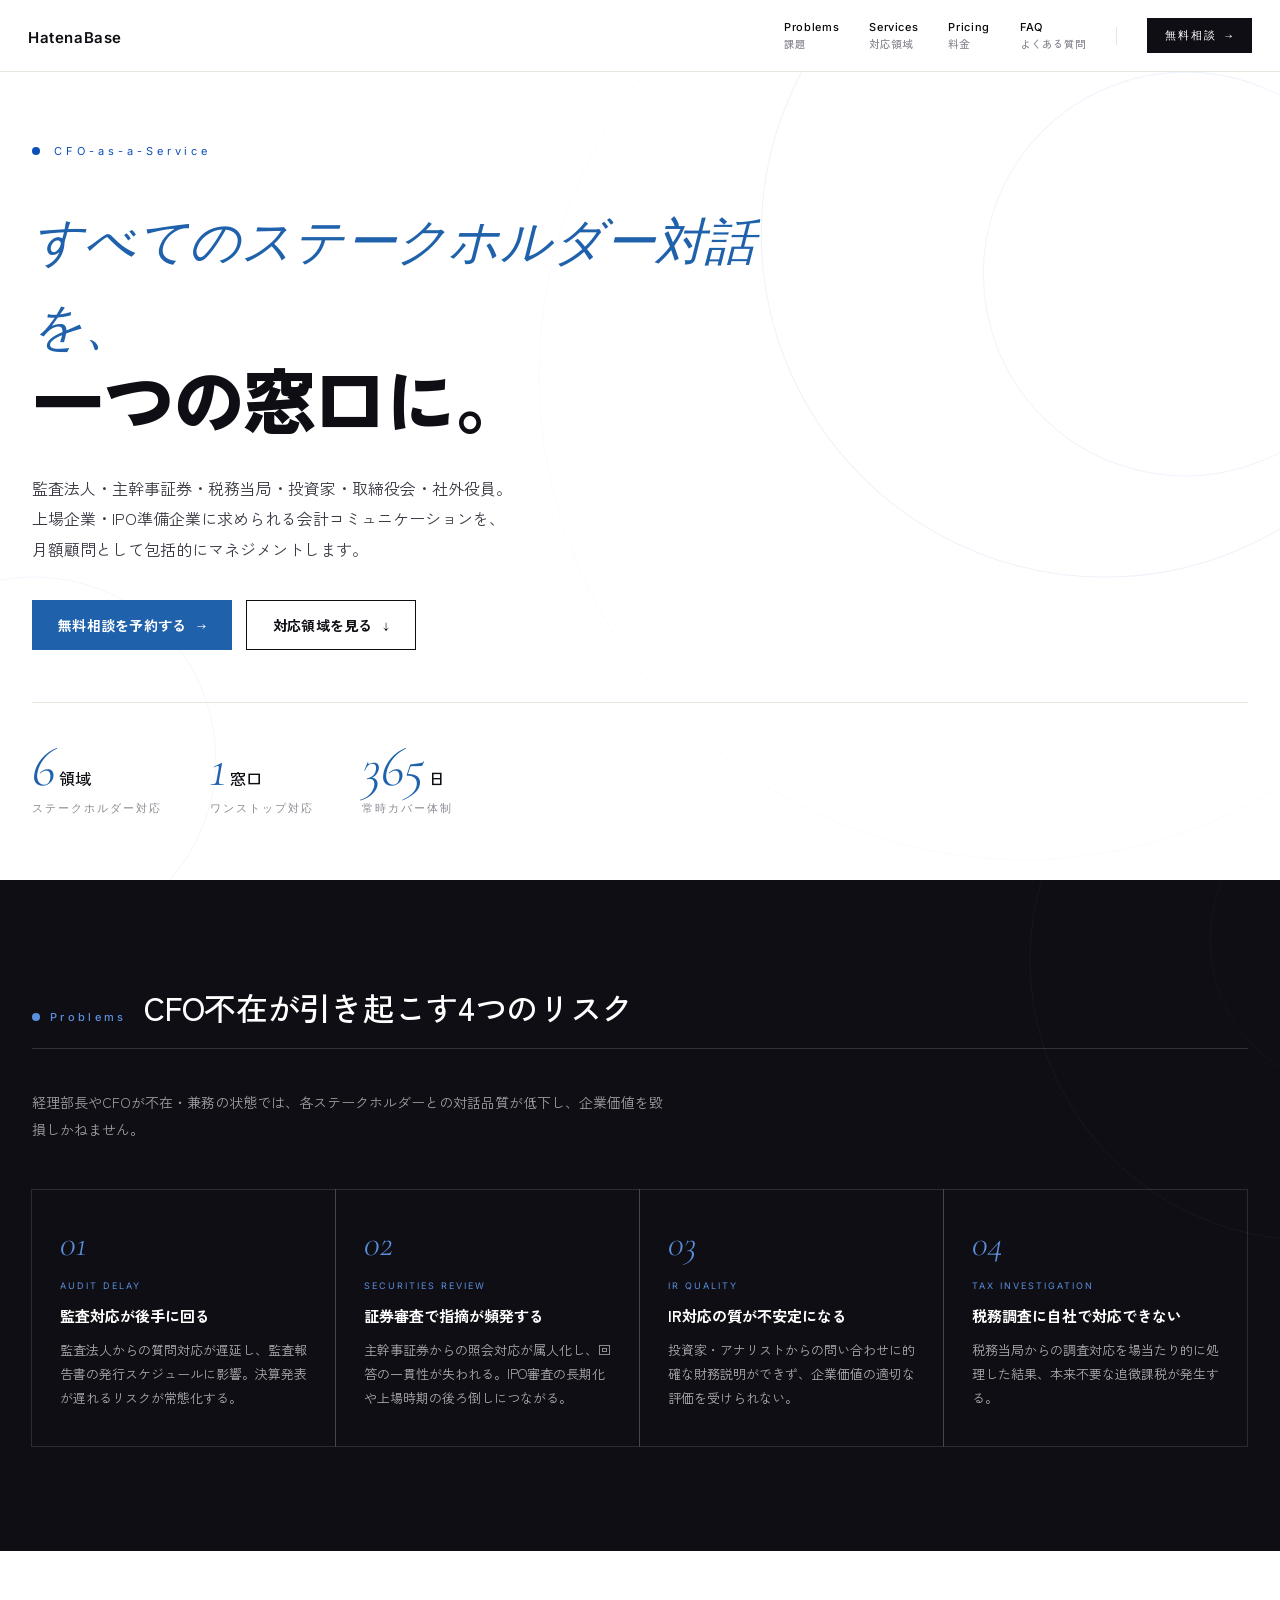
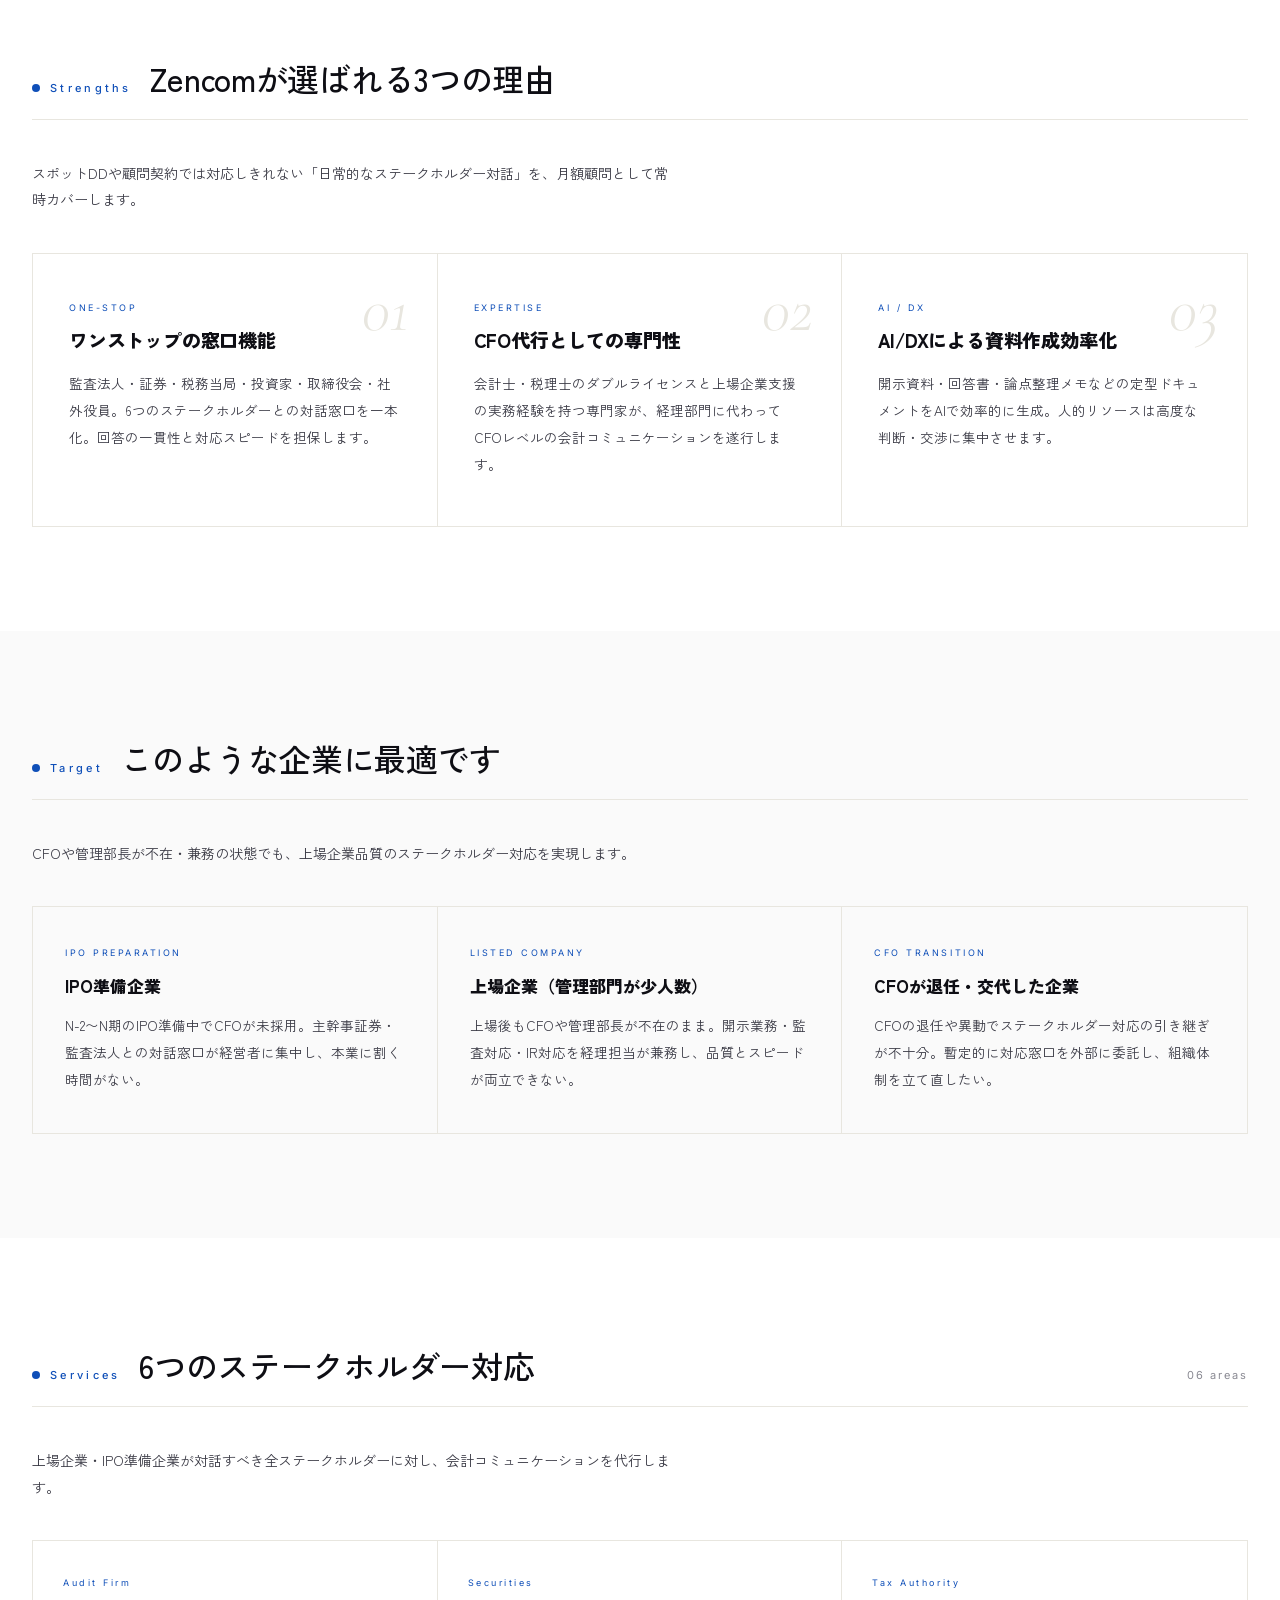
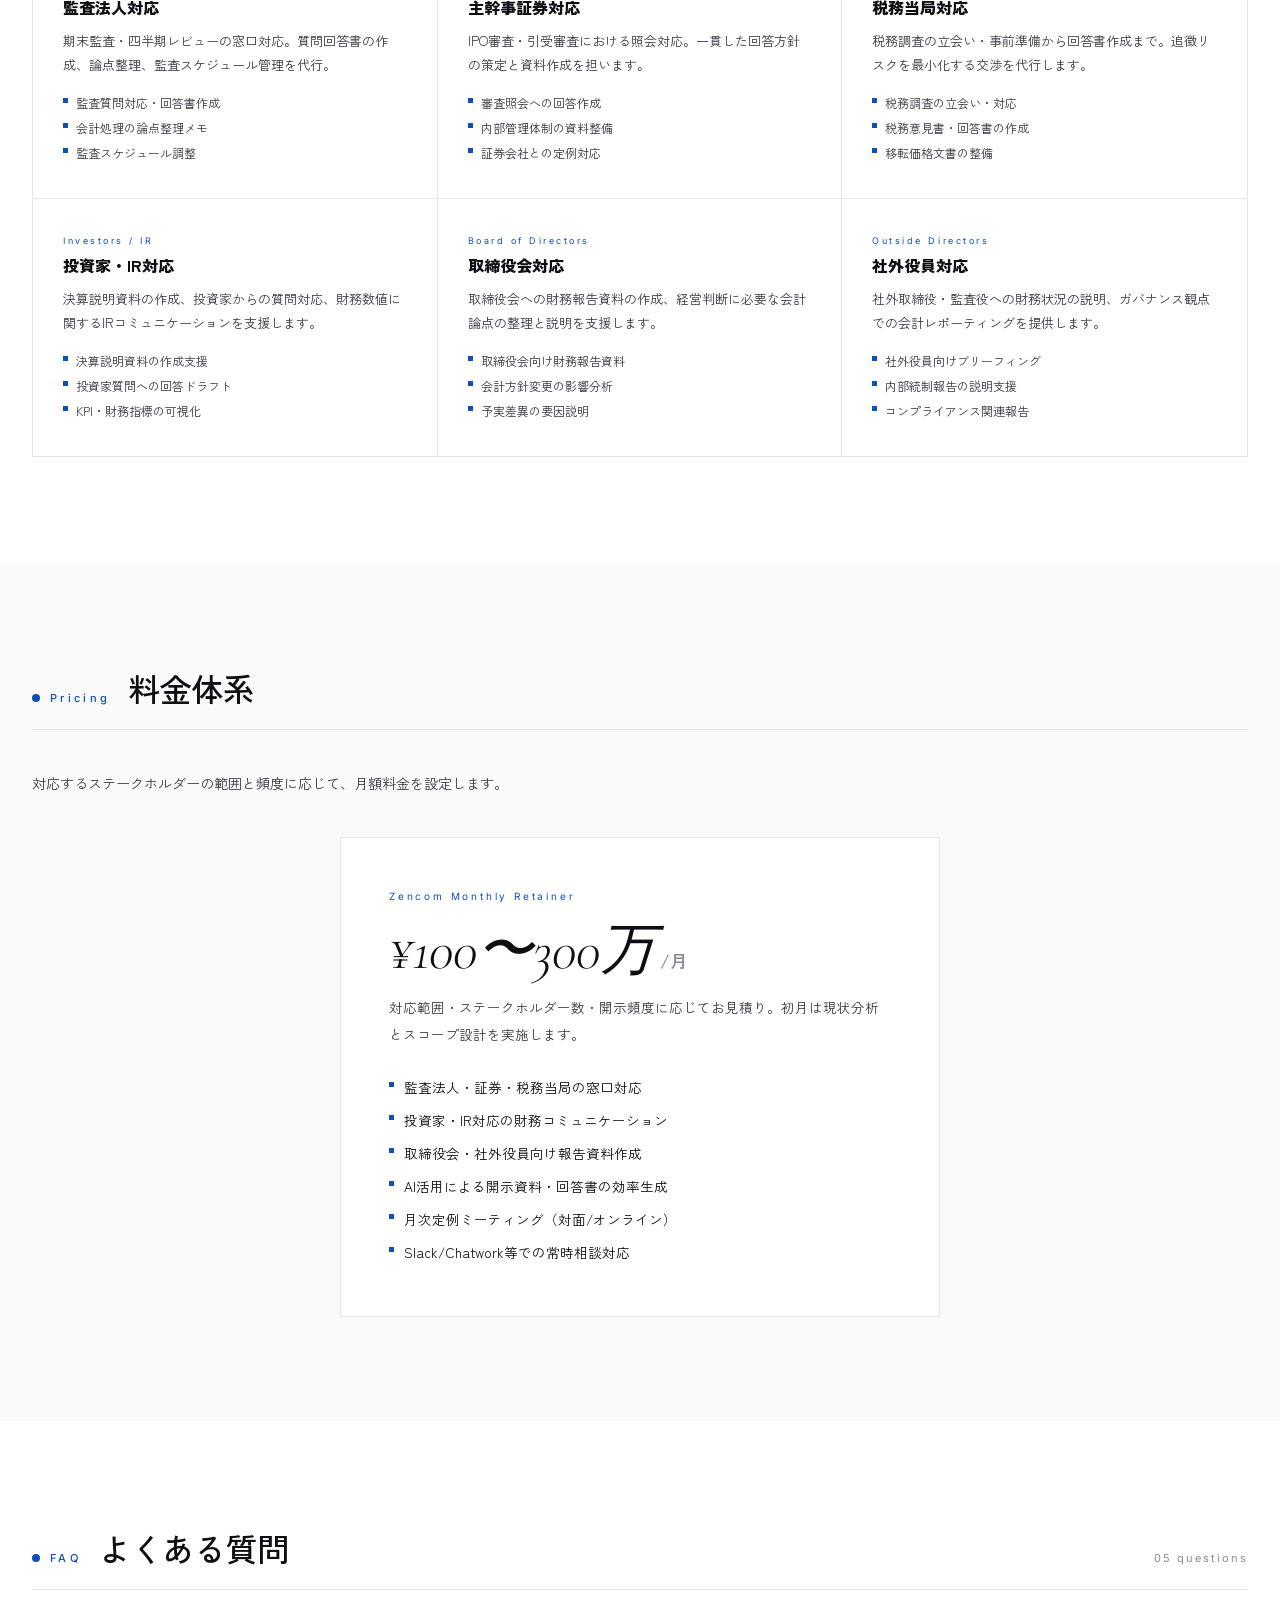
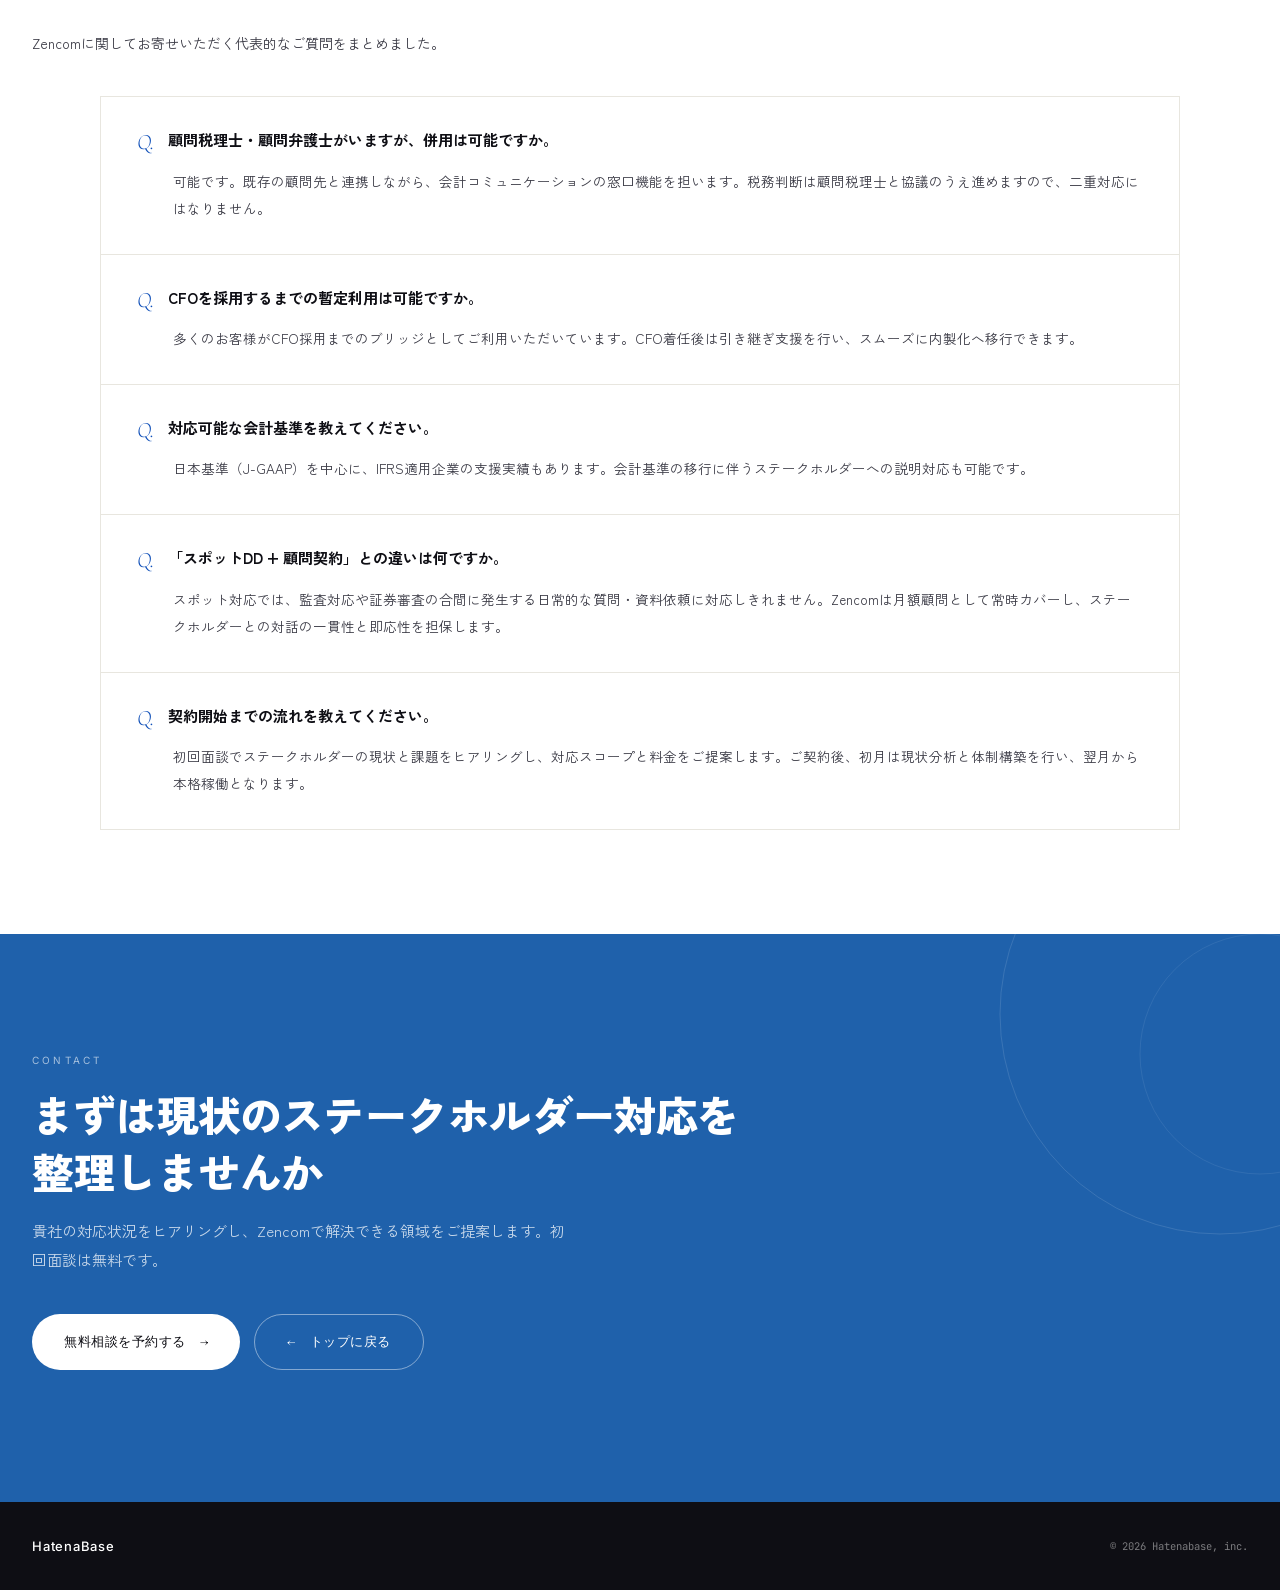
<file: lp/zencom/index.html>
<!DOCTYPE html>
<html lang="ja">
<head>
<meta charset="utf-8"/>
<meta name="viewport" content="width=device-width, initial-scale=1.0"/>
<title>全コミュニケーション対応（Zencom） | はてなベース株式会社</title>
<meta name="description" content="監査法人・証券・税務当局・投資家・取締役会との会計コミュニケーションを一元マネジメント。CFO不在企業のためのCFO-as-a-Service。"/>
<link rel="preconnect" href="https://fonts.googleapis.com"/>
<link rel="preconnect" href="https://fonts.gstatic.com" crossorigin=""/>
<link rel="stylesheet" href="../../css/miyazawa.css"/>
<style>
/* ===== Page-specific additions ===== */

/* Hero metrics row */
.zc-metrics {
  display: flex; gap: 48px; margin-top: 52px;
  padding-top: 36px; border-top: 1px solid var(--hb-border);
  flex-wrap: wrap;
}
.zc-metric-val {
  font-family: "Cormorant Garamond", "Times New Roman", serif;
  font-style: italic; font-weight: 300;
  font-size: 56px; line-height: 1; color: #1F61AB;
}
.zc-metric-val small {
  font-family: "Zen Kaku Gothic New", "Noto Sans JP", sans-serif;
  font-size: 16px; font-weight: 500; font-style: normal;
  margin-left: 4px; color: #0E0E14;
}
.zc-metric-label {
  font-family: Inter, system-ui, sans-serif;
  font-size: 11px; letter-spacing: .18em; color: var(--hb-muted);
  margin-top: 6px;
}

/* Problems — dark section */
.zc-problems {
  padding: 104px 32px; background: #0E0E14; color: #fff;
  position: relative; overflow: hidden;
}
.zc-problems .hb-section-head { border-bottom-color: rgba(255,255,255,.15); }
.zc-problems .hb-section-head-jp { color: #fff; }
.zc-problems .hb-section-head-en { color: var(--hb-blue-light); }
.zc-problems .hb-section-head-en::before { background: var(--hb-blue-light); }
.zc-sub { font-size: 14px; line-height: 1.9; color: rgba(255,255,255,.6); margin: 0 0 48px; max-width: 640px; }

.zc-problems-grid {
  display: grid; grid-template-columns: repeat(4, 1fr); gap: 0;
}
.zc-problem-card {
  padding: 36px 28px; border: 1px solid rgba(255,255,255,.12);
  margin: -1px 0 0 -1px;
  transition: background .35s, border-color .35s;
}
.zc-problem-card:hover { background: rgba(31,97,171,.18); border-color: rgba(255,255,255,.25); }
.zc-problem-num {
  font-family: "Cormorant Garamond", serif; font-style: italic;
  font-weight: 300; font-size: 36px; color: var(--hb-blue-light);
  line-height: 1; margin-bottom: 18px;
}
.zc-problem-cat {
  font-family: Inter, system-ui, sans-serif; font-size: 9px;
  letter-spacing: .22em; color: var(--hb-blue-light); margin-bottom: 14px;
}
.zc-problem-title {
  font-size: 15px; font-weight: 700; color: #fff; margin: 0 0 10px; line-height: 1.5;
}
.zc-problem-desc { font-size: 13px; line-height: 1.85; color: rgba(255,255,255,.65); margin: 0; }

/* Strengths — white, numbered blocks */
.zc-strengths-grid {
  display: grid; grid-template-columns: repeat(3, 1fr); gap: 0;
  border: 1px solid var(--hb-border);
}
.zc-strength-card {
  padding: 48px 36px; border-right: 1px solid var(--hb-border);
  position: relative; overflow: hidden;
}
.zc-strength-card:last-child { border-right: none; }
.zc-strength-num {
  font-family: "Cormorant Garamond", serif; font-style: italic;
  font-weight: 300; font-size: 64px; color: #E8E6DF;
  line-height: 1; position: absolute; top: 24px; right: 28px;
}
.zc-strength-label {
  font-family: Inter, system-ui, sans-serif; font-size: 9px;
  letter-spacing: .28em; color: var(--hb-blue); margin-bottom: 14px;
}
.zc-strength-title {
  font-size: 19px; font-weight: 800; color: #0E0E14;
  margin: 0 0 16px; letter-spacing: -.01em; line-height: 1.4;
}
.zc-strength-desc {
  font-size: 13.5px; line-height: 2; color: var(--hb-sub); margin: 0;
}

/* Target cards */
.zc-target-grid {
  display: grid; grid-template-columns: repeat(3, 1fr); gap: 0;
  border: 1px solid var(--hb-border);
}
.zc-target-card {
  padding: 40px 32px; border-right: 1px solid var(--hb-border);
}
.zc-target-card:last-child { border-right: none; }
.zc-target-label {
  font-family: Inter, system-ui, sans-serif; font-size: 9px;
  letter-spacing: .28em; color: var(--hb-blue); margin-bottom: 16px;
}
.zc-target-title {
  font-size: 17px; font-weight: 800; color: #0E0E14;
  margin: 0 0 14px; line-height: 1.4;
}
.zc-target-desc { font-size: 13.5px; line-height: 2; color: var(--hb-sub); margin: 0; }

/* Services — 6-card grid 2×3 */
.zc-services-grid {
  display: grid; grid-template-columns: repeat(3, 1fr); gap: 0;
  border: 1px solid var(--hb-border);
}
.zc-service-card {
  padding: 36px 30px; border-right: 1px solid var(--hb-border);
  border-bottom: 1px solid var(--hb-border);
  transition: background .3s;
}
.zc-service-card:hover { background: var(--hb-blue-ghost); }
.zc-service-card:nth-child(3n) { border-right: none; }
.zc-service-card:nth-child(4),
.zc-service-card:nth-child(5),
.zc-service-card:nth-child(6) { border-bottom: none; }

.zc-service-stakeholder {
  font-family: Inter, system-ui, sans-serif; font-size: 9px;
  letter-spacing: .28em; color: var(--hb-blue); margin-bottom: 8px;
}
.zc-service-title {
  font-size: 16px; font-weight: 800; color: #0E0E14;
  margin: 0 0 10px; line-height: 1.4;
}
.zc-service-desc { font-size: 13px; line-height: 1.85; color: var(--hb-sub); margin: 0 0 16px; }
.zc-service-list { list-style: none; padding: 0; margin: 0; display: grid; gap: 6px; }
.zc-service-list li {
  font-size: 12px; color: var(--hb-sub);
  display: flex; align-items: flex-start; gap: 8px; line-height: 1.6;
}
.zc-service-list li::before {
  content: ''; display: inline-block; width: 5px; height: 5px;
  background: var(--hb-blue); flex-shrink: 0; margin-top: 5px;
}

/* Pricing — centered single card */
.zc-pricing-wrap {
  max-width: 600px; margin: 0 auto;
}
.zc-pricing-card {
  border: 1px solid var(--hb-border); padding: 52px 48px;
  position: relative; background: #fff;
}
.zc-pricing-card-label {
  font-family: Inter, system-ui, sans-serif; font-size: 10px;
  letter-spacing: .28em; color: var(--hb-blue); margin-bottom: 20px;
}
.zc-pricing-price {
  font-family: "Cormorant Garamond", serif; font-style: italic;
  font-weight: 300; font-size: 56px; color: #0E0E14;
  line-height: 1; margin-bottom: 6px;
}
.zc-pricing-price small {
  font-family: "Zen Kaku Gothic New", "Noto Sans JP", sans-serif;
  font-size: 18px; font-weight: 500; font-style: normal;
  color: var(--hb-muted); margin-left: 4px;
}
.zc-pricing-desc {
  font-size: 13.5px; line-height: 2; color: var(--hb-sub);
  margin: 16px 0 28px;
}
.zc-pricing-features { list-style: none; padding: 0; margin: 0; display: grid; gap: 10px; }
.zc-pricing-features li {
  display: flex; align-items: flex-start; gap: 10px;
  font-size: 13.5px; color: #0E0E14; line-height: 1.7;
}
.zc-pricing-features li::before {
  content: ''; display: inline-block; width: 5px; height: 5px;
  background: var(--hb-blue); flex-shrink: 0; margin-top: 6px;
}

/* FAQ */
.zc-faq-list { display: grid; gap: 0; border: 1px solid var(--hb-border); }
.zc-faq-item {
  padding: 32px 36px; border-bottom: 1px solid var(--hb-border);
}
.zc-faq-item:last-child { border-bottom: none; }
.zc-faq-q {
  font-size: 15px; font-weight: 700; color: #0E0E14;
  margin: 0 0 12px; display: flex; gap: 14px; align-items: flex-start;
}
.zc-faq-qm {
  font-family: "Cormorant Garamond", serif; font-style: italic;
  font-weight: 300; font-size: 22px; color: var(--hb-blue);
  line-height: 1.2; flex-shrink: 0;
}
.zc-faq-a {
  font-size: 13.5px; line-height: 2; color: var(--hb-sub);
  margin: 0; padding-left: 36px;
}

/* Footer compact */
.zc-footer {
  padding: 36px 32px; background: #0E0E14; color: #fff;
}
.zc-footer-inner {
  max-width: 1280px; margin: 0 auto;
  display: flex; justify-content: space-between; align-items: center;
  flex-wrap: wrap; gap: 16px;
}
.zc-footer-brand {
  font-family: Inter, system-ui, sans-serif; font-size: 13px;
  font-weight: 500; letter-spacing: .06em;
}
.zc-footer-copy {
  font-family: "JetBrains Mono", monospace; font-size: 10.5px;
  color: rgba(255,255,255,.45);
}

/* Responsive */
@media (max-width: 880px) {
  .zc-problems { padding: 64px 20px; }
  .zc-problems-grid { grid-template-columns: repeat(2, 1fr); }
  .zc-strengths-grid { grid-template-columns: 1fr; }
  .zc-strength-card { border-right: none; border-bottom: 1px solid var(--hb-border); }
  .zc-strength-card:last-child { border-bottom: none; }
  .zc-target-grid { grid-template-columns: 1fr; }
  .zc-target-card { border-right: none; border-bottom: 1px solid var(--hb-border); }
  .zc-target-card:last-child { border-bottom: none; }
  .zc-services-grid { grid-template-columns: 1fr; }
  .zc-service-card { border-right: none !important; border-bottom: 1px solid var(--hb-border) !important; }
  .zc-service-card:last-child { border-bottom: none !important; }
  .zc-pricing-card { padding: 36px 28px; }
  .zc-faq-item { padding: 24px 22px; }
  .zc-metrics { gap: 28px; }
}
@media (max-width: 480px) {
  .zc-problems-grid { grid-template-columns: 1fr; }
}
</style>
</head>
<body>

<!-- HEADER -->
<header class="hb-header">
  <a href="../../index.html" class="hb-header-logo" aria-label="HatenaBase">
    <span style="font-family:Inter,system-ui,sans-serif;font-size:15px;font-weight:600;letter-spacing:.04em;color:#0E0E14;">HatenaBase</span>
  </a>
  <nav class="hb-pc-nav">
    <a href="#problems" class="hb-nav-item">
      <span class="hb-nav-en">Problems</span>
      <span class="hb-nav-jp">課題</span>
      <span class="hb-nav-underline"></span>
    </a>
    <a href="#services" class="hb-nav-item">
      <span class="hb-nav-en">Services</span>
      <span class="hb-nav-jp">対応領域</span>
      <span class="hb-nav-underline"></span>
    </a>
    <a href="#pricing" class="hb-nav-item">
      <span class="hb-nav-en">Pricing</span>
      <span class="hb-nav-jp">料金</span>
      <span class="hb-nav-underline"></span>
    </a>
    <a href="#faq" class="hb-nav-item">
      <span class="hb-nav-en">FAQ</span>
      <span class="hb-nav-jp">よくある質問</span>
      <span class="hb-nav-underline"></span>
    </a>
    <div class="hb-nav-divider"></div>
    <a href="#contact" class="hb-contact-btn">無料相談 <span class="hb-arrow">→</span></a>
  </nav>
  <button class="hb-mb-burger" aria-label="メニュー">
    <svg width="18" height="12" viewBox="0 0 18 12" fill="none">
      <rect width="18" height="1.5" fill="#0E0E14"/>
      <rect y="5.25" width="18" height="1.5" fill="#0E0E14"/>
      <rect y="10.5" width="18" height="1.5" fill="#0E0E14"/>
    </svg>
  </button>
</header>

<!-- HERO -->
<section class="hb-hero" style="min-height:88vh;display:flex;align-items:center;">
  <!-- Decorative SVG circles -->
  <svg class="hb-hero-svg" aria-hidden="true" viewBox="0 0 1440 800" preserveAspectRatio="xMidYMid slice">
    <circle cx="1180" cy="160" r="340" fill="none" stroke="#1F61AB" stroke-width="1" opacity=".08"/>
    <circle cx="1260" cy="200" r="200" fill="none" stroke="#5C8FDB" stroke-width="1" opacity=".10"/>
    <circle cx="1100" cy="300" r="480" fill="none" stroke="#1F61AB" stroke-width=".5" opacity=".05"/>
    <circle cx="120" cy="680" r="180" fill="none" stroke="#5C8FDB" stroke-width="1" opacity=".07"/>
  </svg>

  <div style="max-width:1280px;margin:0 auto;width:100%;position:relative;">
    <div class="hb-hero-badge hb-up">CFO-as-a-Service</div>
    <h1 class="hb-hero-display hb-up" style="max-width:820px;">
      <em>すべてのステークホルダー対話を、</em><br/>
      一つの窓口に。
    </h1>
    <div class="hb-hero-body hb-up">
      <p>
        監査法人・主幹事証券・税務当局・投資家・取締役会・社外役員。<br/>
        上場企業・IPO準備企業に求められる会計コミュニケーションを、<br/>
        月額顧問として包括的にマネジメントします。
      </p>
    </div>
    <div class="hb-hero-actions hb-up">
      <a href="#contact" class="hb-btn-primary">無料相談を予約する <span class="hb-arrow">→</span></a>
      <a href="#services" class="hb-btn-outline">対応領域を見る <span class="hb-arrow">↓</span></a>
    </div>
    <div class="zc-metrics hb-up">
      <div>
        <div class="zc-metric-val">6<small>領域</small></div>
        <div class="zc-metric-label">ステークホルダー対応</div>
      </div>
      <div>
        <div class="zc-metric-val">1<small>窓口</small></div>
        <div class="zc-metric-label">ワンストップ対応</div>
      </div>
      <div>
        <div class="zc-metric-val">365<small>日</small></div>
        <div class="zc-metric-label">常時カバー体制</div>
      </div>
    </div>
  </div>
</section>

<!-- PROBLEMS -->
<section id="problems" class="zc-problems">
  <!-- Decorative circles -->
  <svg class="hb-deco-svg" style="top:-120px;right:-180px;width:500px;height:500px;" aria-hidden="true" viewBox="0 0 500 500">
    <circle cx="350" cy="200" r="280" fill="none" stroke="#5C8FDB" stroke-width="1" opacity=".08"/>
    <circle cx="400" cy="180" r="150" fill="none" stroke="#5C8FDB" stroke-width="1" opacity=".06"/>
  </svg>
  <div style="max-width:1280px;margin:0 auto;position:relative;">
    <div class="hb-section-head hb-up">
      <span class="hb-section-head-en">Problems</span>
      <span class="hb-section-head-jp">CFO不在が引き起こす4つのリスク</span>
    </div>
    <p class="zc-sub hb-up">経理部長やCFOが不在・兼務の状態では、各ステークホルダーとの対話品質が低下し、企業価値を毀損しかねません。</p>
    <div class="zc-problems-grid">
      <div class="zc-problem-card hb-up">
        <div class="zc-problem-num">01</div>
        <div class="zc-problem-cat">AUDIT DELAY</div>
        <p class="zc-problem-title">監査対応が後手に回る</p>
        <p class="zc-problem-desc">監査法人からの質問対応が遅延し、監査報告書の発行スケジュールに影響。決算発表が遅れるリスクが常態化する。</p>
      </div>
      <div class="zc-problem-card hb-up">
        <div class="zc-problem-num">02</div>
        <div class="zc-problem-cat">SECURITIES REVIEW</div>
        <p class="zc-problem-title">証券審査で指摘が頻発する</p>
        <p class="zc-problem-desc">主幹事証券からの照会対応が属人化し、回答の一貫性が失われる。IPO審査の長期化や上場時期の後ろ倒しにつながる。</p>
      </div>
      <div class="zc-problem-card hb-up">
        <div class="zc-problem-num">03</div>
        <div class="zc-problem-cat">IR QUALITY</div>
        <p class="zc-problem-title">IR対応の質が不安定になる</p>
        <p class="zc-problem-desc">投資家・アナリストからの問い合わせに的確な財務説明ができず、企業価値の適切な評価を受けられない。</p>
      </div>
      <div class="zc-problem-card hb-up">
        <div class="zc-problem-num">04</div>
        <div class="zc-problem-cat">TAX INVESTIGATION</div>
        <p class="zc-problem-title">税務調査に自社で対応できない</p>
        <p class="zc-problem-desc">税務当局からの調査対応を場当たり的に処理した結果、本来不要な追徴課税が発生する。</p>
      </div>
    </div>
  </div>
</section>

<!-- STRENGTHS -->
<section class="hb-section" style="background:#fff;">
  <div class="hb-section-inner">
    <div class="hb-section-head hb-up">
      <span class="hb-section-head-en">Strengths</span>
      <span class="hb-section-head-jp">Zencomが選ばれる3つの理由</span>
    </div>
    <p style="font-size:14px;line-height:1.9;color:var(--hb-sub);margin:0 0 40px;max-width:640px;" class="hb-up">スポットDDや顧問契約では対応しきれない「日常的なステークホルダー対話」を、月額顧問として常時カバーします。</p>
    <div class="zc-strengths-grid">
      <div class="zc-strength-card hb-up">
        <span class="zc-strength-num">01</span>
        <div class="zc-strength-label">ONE-STOP</div>
        <h3 class="zc-strength-title">ワンストップの窓口機能</h3>
        <p class="zc-strength-desc">監査法人・証券・税務当局・投資家・取締役会・社外役員。6つのステークホルダーとの対話窓口を一本化。回答の一貫性と対応スピードを担保します。</p>
      </div>
      <div class="zc-strength-card hb-up">
        <span class="zc-strength-num">02</span>
        <div class="zc-strength-label">EXPERTISE</div>
        <h3 class="zc-strength-title">CFO代行としての専門性</h3>
        <p class="zc-strength-desc">会計士・税理士のダブルライセンスと上場企業支援の実務経験を持つ専門家が、経理部門に代わってCFOレベルの会計コミュニケーションを遂行します。</p>
      </div>
      <div class="zc-strength-card hb-up">
        <span class="zc-strength-num">03</span>
        <div class="zc-strength-label">AI / DX</div>
        <h3 class="zc-strength-title">AI/DXによる資料作成効率化</h3>
        <p class="zc-strength-desc">開示資料・回答書・論点整理メモなどの定型ドキュメントをAIで効率的に生成。人的リソースは高度な判断・交渉に集中させます。</p>
      </div>
    </div>
  </div>
</section>

<!-- TARGET -->
<section class="hb-section hb-section-alt">
  <div class="hb-section-inner">
    <div class="hb-section-head hb-up">
      <span class="hb-section-head-en">Target</span>
      <span class="hb-section-head-jp">このような企業に最適です</span>
    </div>
    <p style="font-size:14px;line-height:1.9;color:var(--hb-sub);margin:0 0 40px;max-width:640px;" class="hb-up">CFOや管理部長が不在・兼務の状態でも、上場企業品質のステークホルダー対応を実現します。</p>
    <div class="zc-target-grid">
      <div class="zc-target-card hb-up">
        <div class="zc-target-label">IPO PREPARATION</div>
        <h3 class="zc-target-title">IPO準備企業</h3>
        <p class="zc-target-desc">N-2〜N期のIPO準備中でCFOが未採用。主幹事証券・監査法人との対話窓口が経営者に集中し、本業に割く時間がない。</p>
      </div>
      <div class="zc-target-card hb-up">
        <div class="zc-target-label">LISTED COMPANY</div>
        <h3 class="zc-target-title">上場企業（管理部門が少人数）</h3>
        <p class="zc-target-desc">上場後もCFOや管理部長が不在のまま。開示業務・監査対応・IR対応を経理担当が兼務し、品質とスピードが両立できない。</p>
      </div>
      <div class="zc-target-card hb-up">
        <div class="zc-target-label">CFO TRANSITION</div>
        <h3 class="zc-target-title">CFOが退任・交代した企業</h3>
        <p class="zc-target-desc">CFOの退任や異動でステークホルダー対応の引き継ぎが不十分。暫定的に対応窓口を外部に委託し、組織体制を立て直したい。</p>
      </div>
    </div>
  </div>
</section>

<!-- SERVICES -->
<section id="services" class="hb-section" style="background:#fff;">
  <div class="hb-section-inner">
    <div class="hb-section-head hb-up">
      <span class="hb-section-head-en">Services</span>
      <span class="hb-section-head-jp">6つのステークホルダー対応</span>
      <span class="hb-section-head-count">06 areas</span>
    </div>
    <p style="font-size:14px;line-height:1.9;color:var(--hb-sub);margin:0 0 40px;max-width:640px;" class="hb-up">上場企業・IPO準備企業が対話すべき全ステークホルダーに対し、会計コミュニケーションを代行します。</p>
    <div class="zc-services-grid">
      <div class="zc-service-card hb-up">
        <div class="zc-service-stakeholder">Audit Firm</div>
        <h3 class="zc-service-title">監査法人対応</h3>
        <p class="zc-service-desc">期末監査・四半期レビューの窓口対応。質問回答書の作成、論点整理、監査スケジュール管理を代行。</p>
        <ul class="zc-service-list">
          <li>監査質問対応・回答書作成</li>
          <li>会計処理の論点整理メモ</li>
          <li>監査スケジュール調整</li>
        </ul>
      </div>
      <div class="zc-service-card hb-up">
        <div class="zc-service-stakeholder">Securities</div>
        <h3 class="zc-service-title">主幹事証券対応</h3>
        <p class="zc-service-desc">IPO審査・引受審査における照会対応。一貫した回答方針の策定と資料作成を担います。</p>
        <ul class="zc-service-list">
          <li>審査照会への回答作成</li>
          <li>内部管理体制の資料整備</li>
          <li>証券会社との定例対応</li>
        </ul>
      </div>
      <div class="zc-service-card hb-up">
        <div class="zc-service-stakeholder">Tax Authority</div>
        <h3 class="zc-service-title">税務当局対応</h3>
        <p class="zc-service-desc">税務調査の立会い・事前準備から回答書作成まで。追徴リスクを最小化する交渉を代行します。</p>
        <ul class="zc-service-list">
          <li>税務調査の立会い・対応</li>
          <li>税務意見書・回答書の作成</li>
          <li>移転価格文書の整備</li>
        </ul>
      </div>
      <div class="zc-service-card hb-up">
        <div class="zc-service-stakeholder">Investors / IR</div>
        <h3 class="zc-service-title">投資家・IR対応</h3>
        <p class="zc-service-desc">決算説明資料の作成、投資家からの質問対応、財務数値に関するIRコミュニケーションを支援します。</p>
        <ul class="zc-service-list">
          <li>決算説明資料の作成支援</li>
          <li>投資家質問への回答ドラフト</li>
          <li>KPI・財務指標の可視化</li>
        </ul>
      </div>
      <div class="zc-service-card hb-up">
        <div class="zc-service-stakeholder">Board of Directors</div>
        <h3 class="zc-service-title">取締役会対応</h3>
        <p class="zc-service-desc">取締役会への財務報告資料の作成、経営判断に必要な会計論点の整理と説明を支援します。</p>
        <ul class="zc-service-list">
          <li>取締役会向け財務報告資料</li>
          <li>会計方針変更の影響分析</li>
          <li>予実差異の要因説明</li>
        </ul>
      </div>
      <div class="zc-service-card hb-up">
        <div class="zc-service-stakeholder">Outside Directors</div>
        <h3 class="zc-service-title">社外役員対応</h3>
        <p class="zc-service-desc">社外取締役・監査役への財務状況の説明、ガバナンス観点での会計レポーティングを提供します。</p>
        <ul class="zc-service-list">
          <li>社外役員向けブリーフィング</li>
          <li>内部統制報告の説明支援</li>
          <li>コンプライアンス関連報告</li>
        </ul>
      </div>
    </div>
  </div>
</section>

<!-- PRICING -->
<section id="pricing" class="hb-section hb-section-alt">
  <div class="hb-section-inner">
    <div class="hb-section-head hb-up">
      <span class="hb-section-head-en">Pricing</span>
      <span class="hb-section-head-jp">料金体系</span>
    </div>
    <p style="font-size:14px;line-height:1.9;color:var(--hb-sub);margin:0 0 40px;max-width:640px;" class="hb-up">対応するステークホルダーの範囲と頻度に応じて、月額料金を設定します。</p>
    <div class="zc-pricing-wrap hb-up">
      <div class="zc-pricing-card">
        <div class="zc-pricing-card-label">Zencom Monthly Retainer</div>
        <div class="zc-pricing-price">¥100〜300万<small>/月</small></div>
        <p class="zc-pricing-desc">対応範囲・ステークホルダー数・開示頻度に応じてお見積り。初月は現状分析とスコープ設計を実施します。</p>
        <ul class="zc-pricing-features">
          <li>監査法人・証券・税務当局の窓口対応</li>
          <li>投資家・IR対応の財務コミュニケーション</li>
          <li>取締役会・社外役員向け報告資料作成</li>
          <li>AI活用による開示資料・回答書の効率生成</li>
          <li>月次定例ミーティング（対面/オンライン）</li>
          <li>Slack/Chatwork等での常時相談対応</li>
        </ul>
      </div>
    </div>
  </div>
</section>

<!-- FAQ -->
<section id="faq" class="hb-section" style="background:#fff;">
  <div class="hb-section-inner">
    <div class="hb-section-head hb-up">
      <span class="hb-section-head-en">FAQ</span>
      <span class="hb-section-head-jp">よくある質問</span>
      <span class="hb-section-head-count">05 questions</span>
    </div>
    <p style="font-size:14px;line-height:1.9;color:var(--hb-sub);margin:0 0 40px;max-width:640px;" class="hb-up">Zencomに関してお寄せいただく代表的なご質問をまとめました。</p>
    <div class="zc-faq-list hb-section-narrow">
      <div class="zc-faq-item hb-up">
        <p class="zc-faq-q"><span class="zc-faq-qm">Q.</span>顧問税理士・顧問弁護士がいますが、併用は可能ですか。</p>
        <p class="zc-faq-a">可能です。既存の顧問先と連携しながら、会計コミュニケーションの窓口機能を担います。税務判断は顧問税理士と協議のうえ進めますので、二重対応にはなりません。</p>
      </div>
      <div class="zc-faq-item hb-up">
        <p class="zc-faq-q"><span class="zc-faq-qm">Q.</span>CFOを採用するまでの暫定利用は可能ですか。</p>
        <p class="zc-faq-a">多くのお客様がCFO採用までのブリッジとしてご利用いただいています。CFO着任後は引き継ぎ支援を行い、スムーズに内製化へ移行できます。</p>
      </div>
      <div class="zc-faq-item hb-up">
        <p class="zc-faq-q"><span class="zc-faq-qm">Q.</span>対応可能な会計基準を教えてください。</p>
        <p class="zc-faq-a">日本基準（J-GAAP）を中心に、IFRS適用企業の支援実績もあります。会計基準の移行に伴うステークホルダーへの説明対応も可能です。</p>
      </div>
      <div class="zc-faq-item hb-up">
        <p class="zc-faq-q"><span class="zc-faq-qm">Q.</span>「スポットDD + 顧問契約」との違いは何ですか。</p>
        <p class="zc-faq-a">スポット対応では、監査対応や証券審査の合間に発生する日常的な質問・資料依頼に対応しきれません。Zencomは月額顧問として常時カバーし、ステークホルダーとの対話の一貫性と即応性を担保します。</p>
      </div>
      <div class="zc-faq-item hb-up">
        <p class="zc-faq-q"><span class="zc-faq-qm">Q.</span>契約開始までの流れを教えてください。</p>
        <p class="zc-faq-a">初回面談でステークホルダーの現状と課題をヒアリングし、対応スコープと料金をご提案します。ご契約後、初月は現状分析と体制構築を行い、翌月から本格稼働となります。</p>
      </div>
    </div>
  </div>
</section>

<!-- CTA -->
<section id="contact" class="hb-cta-section" style="position:relative;overflow:hidden;">
  <!-- Decorative circles -->
  <svg class="hb-deco-svg" style="top:-80px;right:-60px;width:420px;height:420px;" aria-hidden="true" viewBox="0 0 420 420">
    <circle cx="300" cy="160" r="220" fill="none" stroke="rgba(255,255,255,.12)" stroke-width="1"/>
    <circle cx="340" cy="200" r="120" fill="none" stroke="rgba(255,255,255,.08)" stroke-width="1"/>
  </svg>
  <div style="max-width:1280px;margin:0 auto;position:relative;">
    <div style="font-family:Inter,system-ui,sans-serif;font-size:10px;letter-spacing:.32em;color:rgba(255,255,255,.6);margin-bottom:20px;" class="hb-up">CONTACT</div>
    <h2 style="font-family:'Zen Kaku Gothic New','Noto Sans JP',sans-serif;font-weight:800;font-size:clamp(24px,3.5vw,42px);line-height:1.35;letter-spacing:-.01em;color:#fff;margin:0 0 18px;" class="hb-up">
      まずは現状のステークホルダー対応を<br/>整理しませんか
    </h2>
    <p style="font-size:15px;line-height:1.9;color:rgba(255,255,255,.75);max-width:540px;margin:0 0 40px;" class="hb-up">
      貴社の対応状況をヒアリングし、Zencomで解決できる領域をご提案します。初回面談は無料です。
    </p>
    <div style="display:flex;flex-wrap:wrap;gap:14px;" class="hb-up">
      <a href="mailto:info@hatenabase.jp" class="hb-cta hb-cta-white">
        無料相談を予約する <span class="hb-arrow">→</span>
      </a>
      <a href="../../index.html" class="hb-cta" style="background:transparent;border:1px solid rgba(255,255,255,.45);color:#fff;">
        <span class="hb-arrow">←</span> トップに戻る
      </a>
    </div>
  </div>
</section>

<!-- FOOTER -->
<footer class="zc-footer">
  <div class="zc-footer-inner">
    <span class="zc-footer-brand">HatenaBase</span>
    <span class="zc-footer-copy">&copy; 2026 Hatenabase, inc.</span>
  </div>
</footer>

<script>
// Reveal on scroll
const observer = new IntersectionObserver((entries) => {
  entries.forEach(e => {
    if (e.isIntersecting) {
      e.target.classList.add('is-in');
      observer.unobserve(e.target);
    }
  });
}, { threshold: 0.08 });
document.querySelectorAll('.hb-up').forEach(el => observer.observe(el));
</script>
</body>
</html>
</file>
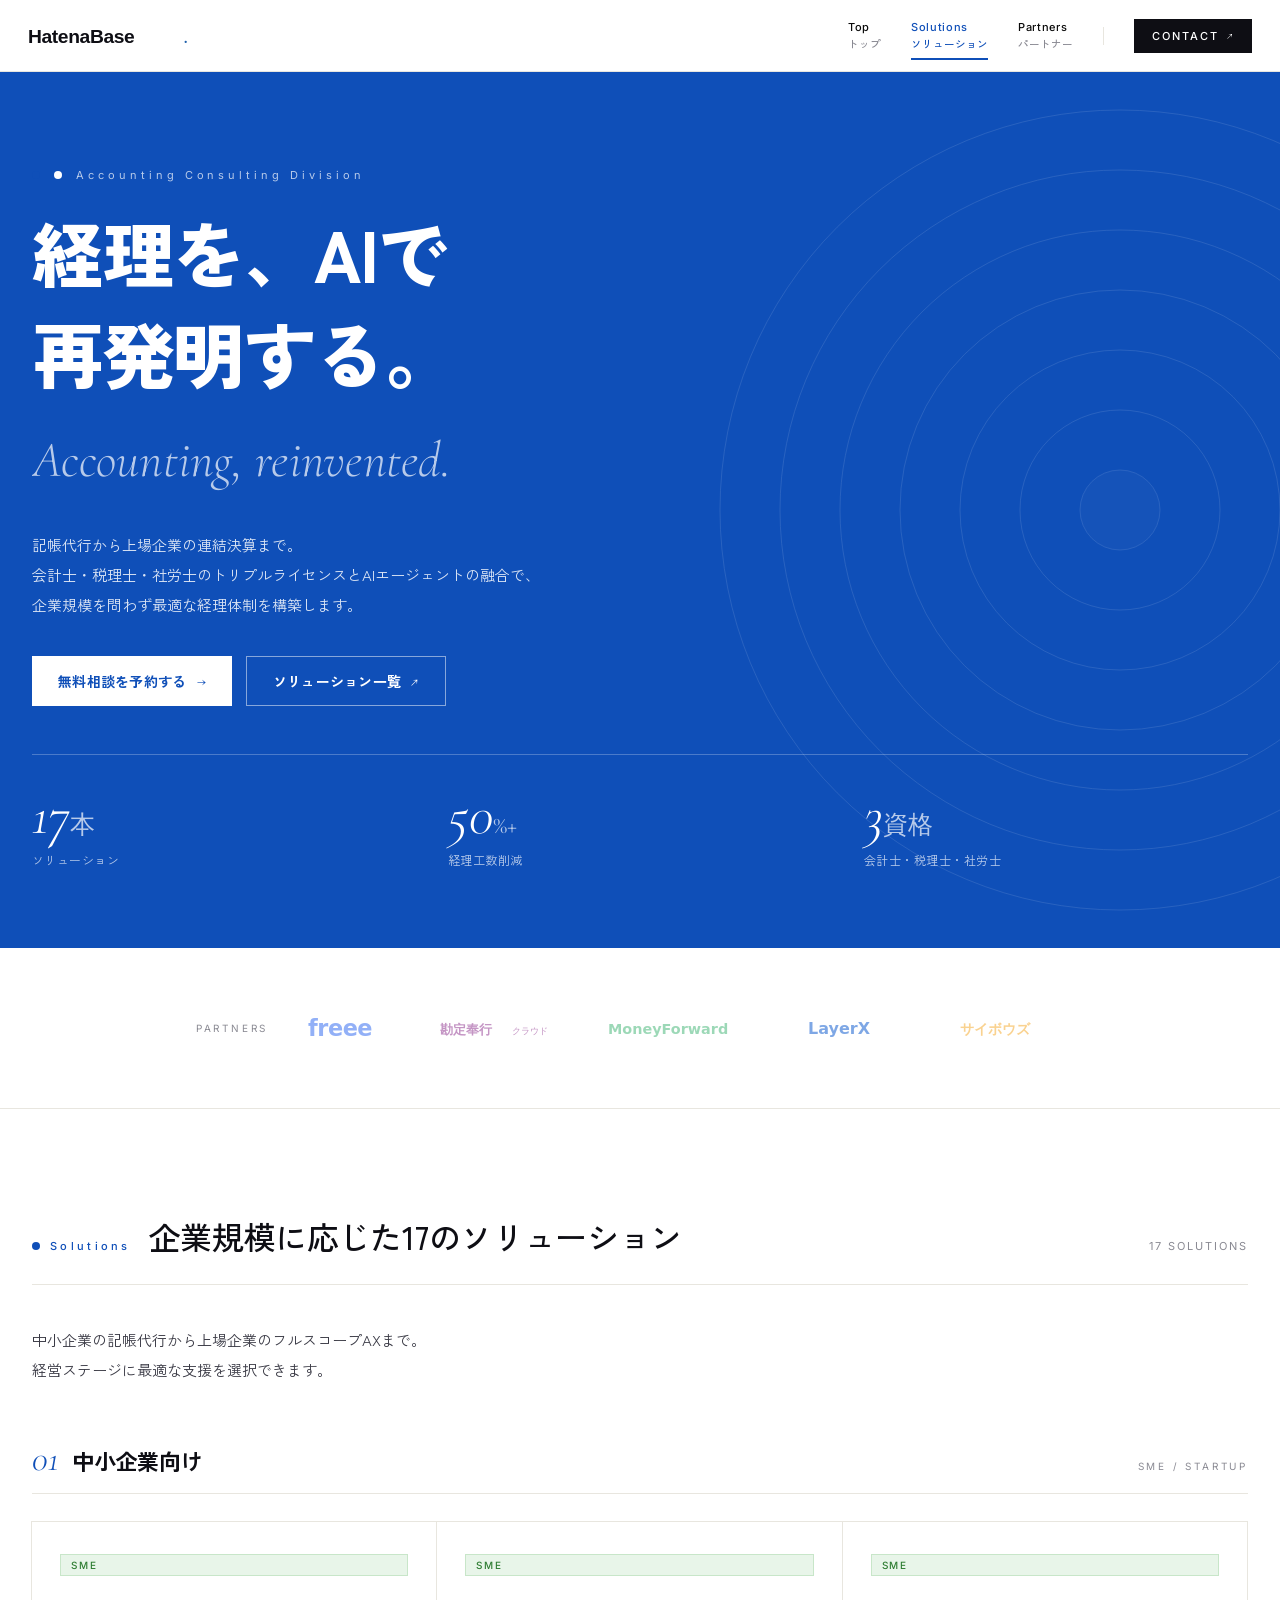
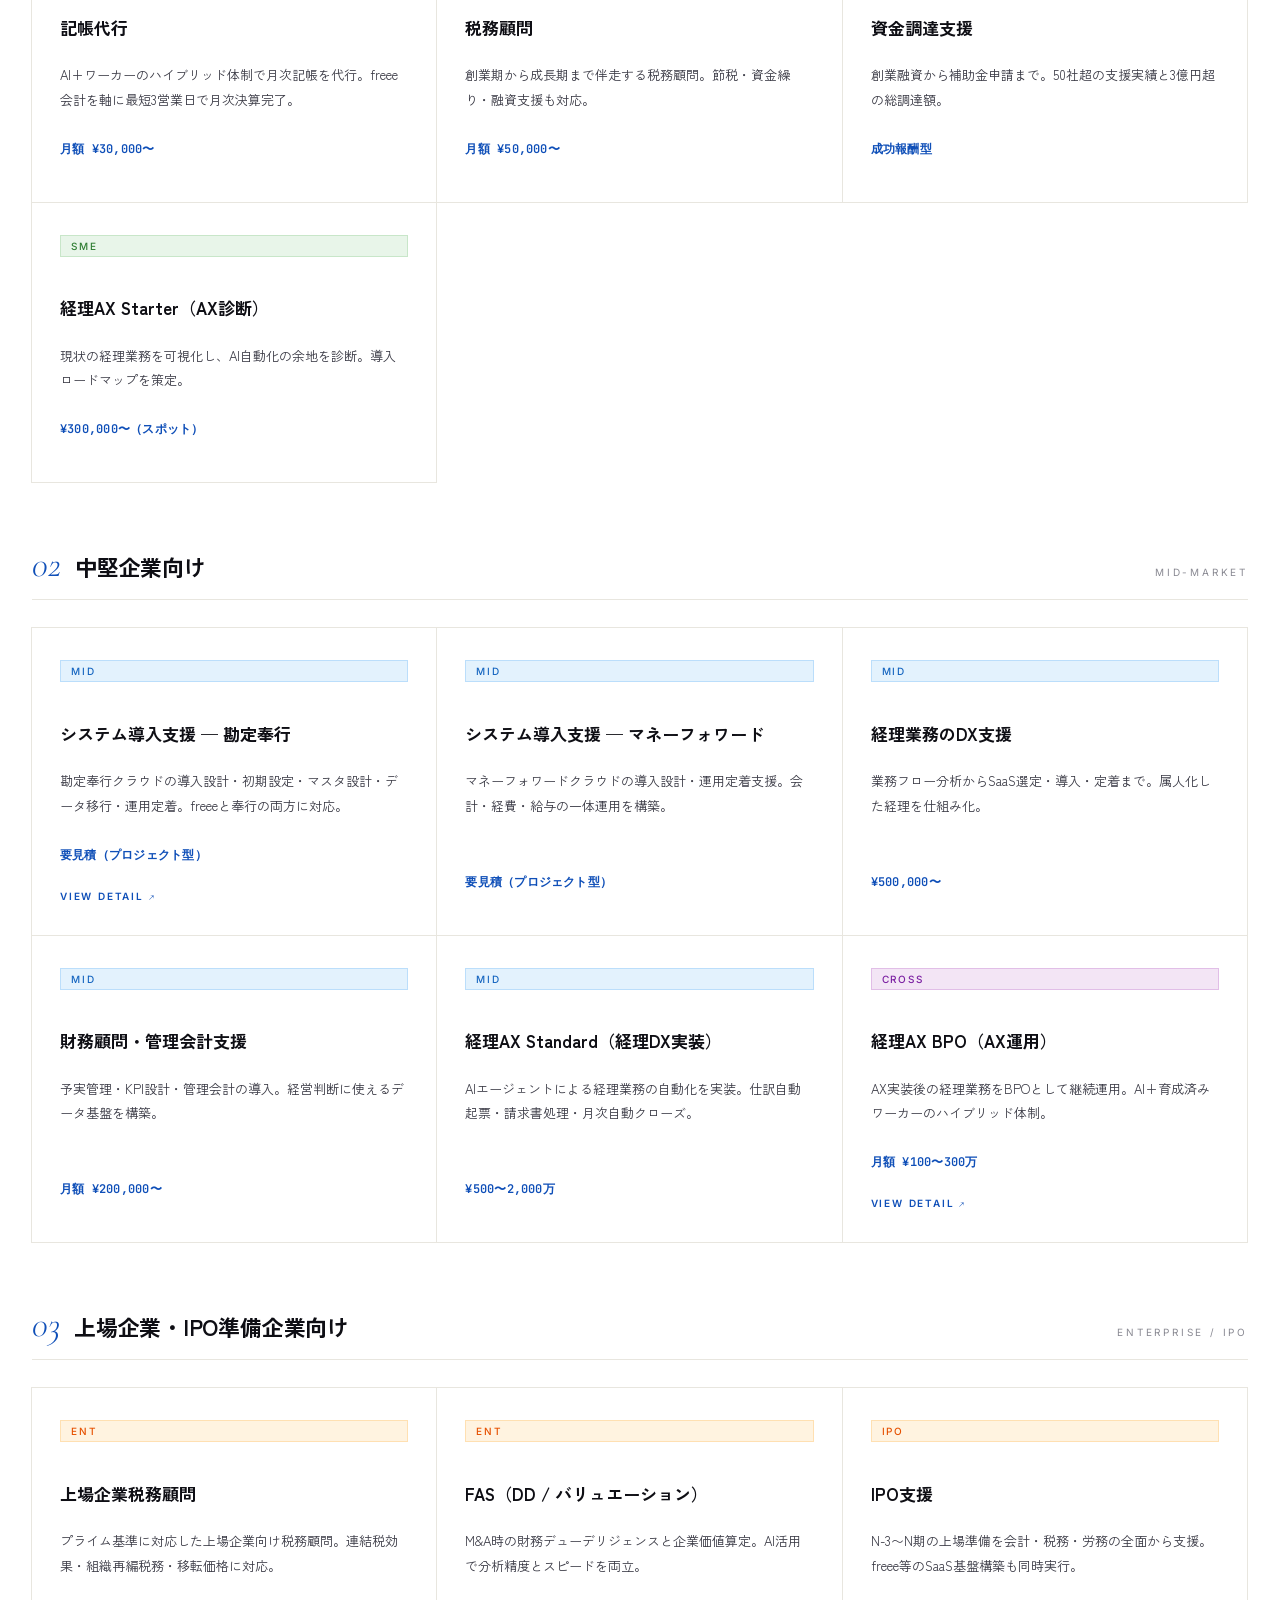
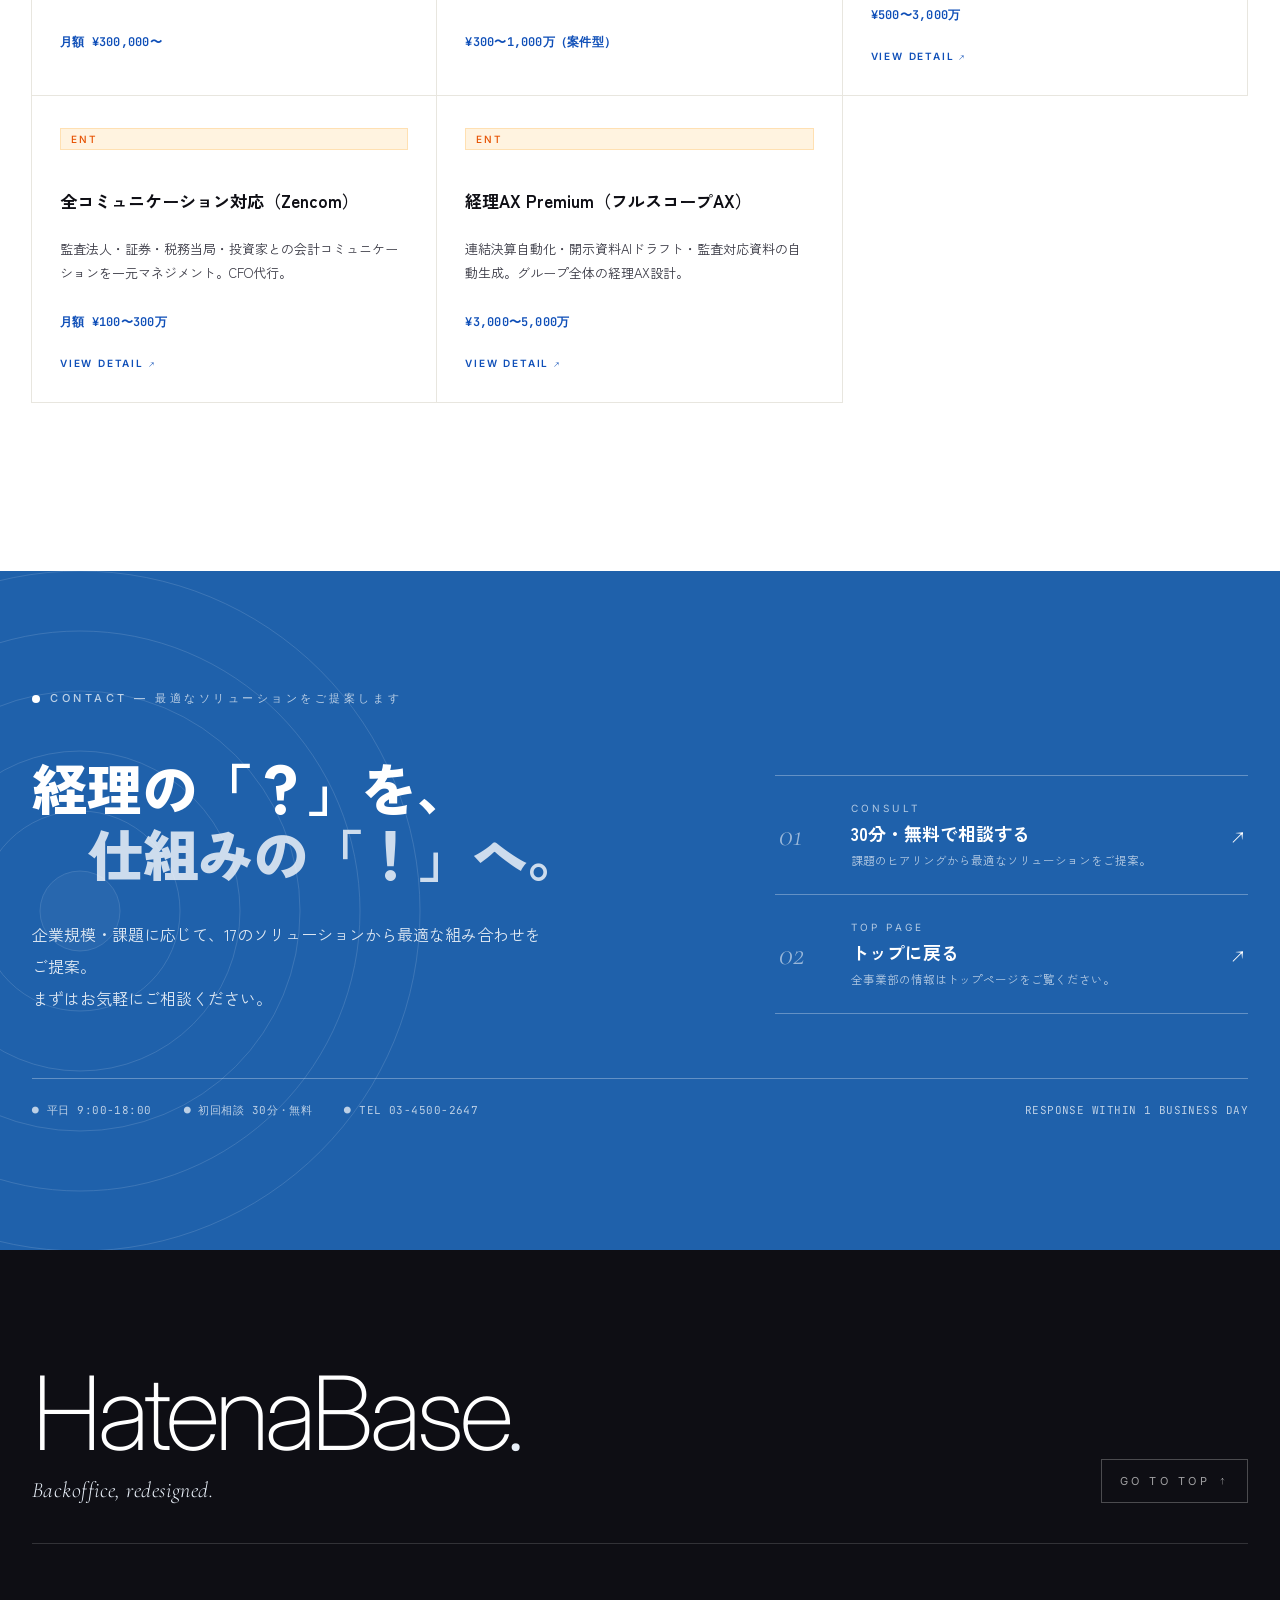
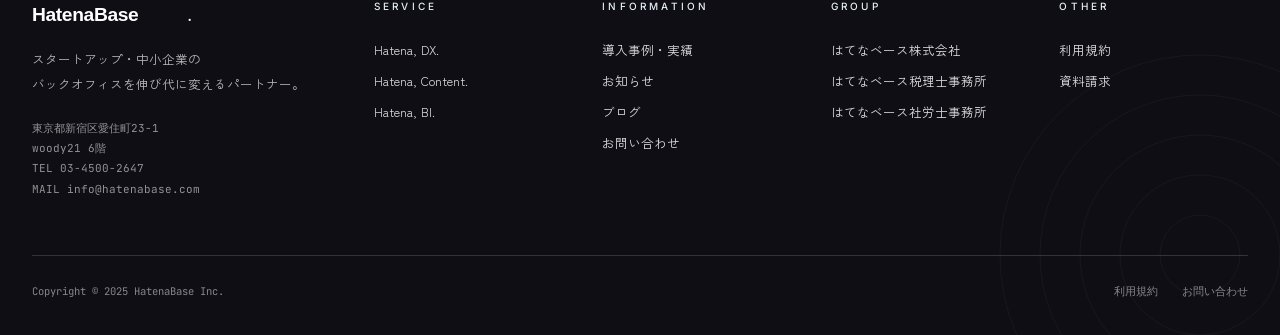
<file: accounting-preview.html>
<!DOCTYPE html>
<html lang="ja">
<head>
<meta charset="utf-8">
<meta name="viewport" content="width=device-width, initial-scale=1.0">
<title>会計コンサルティング事業部 | はてなベース株式会社</title>
<link rel="stylesheet" href="css/miyazawa.css">
<style>
/* Solution card grid — accounting page specific */
.hb-sol-grid { display:grid; grid-template-columns:repeat(auto-fill,minmax(320px,1fr)); gap:0; }
.hb-sol-card {
  padding:32px 28px; border:1px solid var(--hb-border); margin:-1px 0 0 -1px;
  display:flex; flex-direction:column; text-decoration:none; color:inherit;
  transition: background .35s cubic-bezier(.16,.88,.2,1), border-color .35s;
}
.hb-sol-card:hover { background:var(--hb-blue-ghost); border-color:var(--hb-blue); }
.hb-sol-tag {
  font-family:Inter,system-ui,sans-serif; font-size:10px; font-weight:500;
  letter-spacing:.18em; display:inline-flex; align-items:center;
  height:22px; padding:0 10px; margin-bottom:16px; line-height:1;
}
.hb-sol-tag.sme  { background:#E8F5E9; color:#2E7D32; border:1px solid #C8E6C9; }
.hb-sol-tag.mid  { background:#E3F2FD; color:#1565C0; border:1px solid #BBDEFB; }
.hb-sol-tag.ent  { background:#FFF3E0; color:#E65100; border:1px solid #FFE0B2; }
.hb-sol-tag.cross { background:#F3E5F5; color:#7B1FA2; border:1px solid #E1BEE7; }
.hb-sol-title {
  font-family:"Zen Kaku Gothic New","Noto Sans JP",sans-serif;
  font-weight:700; font-size:17px; color:#0E0E14; margin-bottom:10px; line-height:1.5;
}
.hb-sol-desc { font-size:13px; line-height:1.9; color:var(--hb-sub); margin-bottom:16px; flex:1; }
.hb-sol-price {
  font-family:"JetBrains Mono",monospace; font-size:12px; font-weight:600;
  color:var(--hb-blue); letter-spacing:.02em;
}
.hb-sol-arrow { margin-top:14px; font-family:Inter,system-ui,sans-serif; font-size:10px; letter-spacing:.18em; color:var(--hb-blue); font-weight:600; }

/* Tier header */
.hb-tier-header {
  display:flex; align-items:baseline; gap:14px;
  padding-bottom:16px; border-bottom:1px solid var(--hb-border); margin-bottom:28px;
}
.hb-tier-num {
  font-family:"Cormorant Garamond",serif; font-style:italic; font-weight:300;
  font-size:36px; color:var(--hb-blue); line-height:1;
}
.hb-tier-label {
  font-family:"Zen Kaku Gothic New","Noto Sans JP",sans-serif;
  font-weight:700; font-size:22px; letter-spacing:-.01em;
}
.hb-tier-en {
  font-family:Inter,system-ui,sans-serif; font-size:10px; letter-spacing:.28em;
  color:var(--hb-muted); margin-left:auto;
}
.hb-tier-section { margin-bottom:64px; }

/* Metrics */
.hb-metrics {
  display:grid; grid-template-columns:repeat(3,1fr); gap:32px;
  margin-top:48px; padding-top:32px; border-top:1px solid rgba(255,255,255,.25);
}
.hb-metric-val {
  font-family:"Cormorant Garamond",serif; font-style:italic; font-weight:300;
  font-size:56px; color:#fff; line-height:1; margin-bottom:8px;
}
.hb-metric-val small { font-size:.45em; font-style:normal; opacity:.7; }
.hb-metric-label { font-size:12px; color:rgba(255,255,255,.7); letter-spacing:.04em; }

/* Partners row */
.hb-partner-row {
  display:flex; flex-wrap:wrap; gap:40px; align-items:center;
  justify-content:center; padding:32px 0;
}
.hb-partner-row img { height:32px; opacity:.5; transition:opacity .3s; }
.hb-partner-row img:hover { opacity:1; }

@media (max-width:880px) {
  .hb-sol-grid { grid-template-columns:1fr; }
  .hb-metrics { grid-template-columns:1fr; gap:24px; text-align:center; }
}
</style>
</head>
<body>

<!-- ====== HEADER ====== -->
<header class="hb-header">
  <a href="top-preview.html" class="hb-header-logo"><img src="images/hatena_logo.svg" alt="はてなベース株式会社" style="height:28px"></a>
  <nav class="hb-pc-nav">
    <a href="top-preview.html" class="hb-nav-item">
      <span class="hb-nav-en">Top</span>
      <span class="hb-nav-jp">トップ</span>
      <span class="hb-nav-underline"></span>
    </a>
    <a href="#solutions" class="hb-nav-item active">
      <span class="hb-nav-en">Solutions</span>
      <span class="hb-nav-jp">ソリューション</span>
      <span class="hb-nav-underline"></span>
    </a>
    <a href="#partners" class="hb-nav-item">
      <span class="hb-nav-en">Partners</span>
      <span class="hb-nav-jp">パートナー</span>
      <span class="hb-nav-underline"></span>
    </a>
    <span class="hb-nav-divider"></span>
    <a href="#contact" class="hb-contact-btn">CONTACT <span class="hb-arrow">↗</span></a>
  </nav>
  <button class="hb-mb-burger" aria-label="menu">
    <div style="position:relative;width:18px;height:12px;margin:0 auto">
      <span style="position:absolute;left:0;right:0;top:0;height:1.5px;background:#0E0E14"></span>
      <span style="position:absolute;left:0;right:0;top:5px;height:1.5px;background:#0E0E14"></span>
      <span style="position:absolute;left:0;right:0;top:10px;height:1.5px;background:#0E0E14"></span>
    </div>
  </button>
</header>

<!-- ====== HERO ====== -->
<section class="hb-hero" style="padding:96px 32px 80px;background:var(--hb-blue);color:#fff;min-height:auto">
  <!-- Decorative circles -->
  <svg viewBox="0 0 880 880" class="hb-deco-svg" style="top:50%;right:-280px;transform:translateY(-50%);width:880px;height:880px;opacity:.18">
    <circle cx="440" cy="440" r="40" fill="none" stroke="#fff" stroke-width=".6"/>
    <circle cx="440" cy="440" r="100" fill="none" stroke="#fff" stroke-width=".6"/>
    <circle cx="440" cy="440" r="160" fill="none" stroke="#fff" stroke-width=".6"/>
    <circle cx="440" cy="440" r="220" fill="none" stroke="#fff" stroke-width=".6"/>
    <circle cx="440" cy="440" r="280" fill="none" stroke="#fff" stroke-width=".6"/>
    <circle cx="440" cy="440" r="340" fill="none" stroke="#fff" stroke-width=".6"/>
    <circle cx="440" cy="440" r="400" fill="none" stroke="#fff" stroke-width=".6"/>
    <circle cx="440" cy="440" r="40" fill="#fff" opacity=".15"/>
  </svg>
  <div style="position:relative;max-width:1280px;margin:0 auto">
    <div class="hb-hero-badge hb-up is-in" style="color:rgba(255,255,255,.7)"><span style="display:inline-block;width:8px;height:8px;border-radius:50%;background:#fff"></span>Accounting Consulting Division</div>
    <h1 class="hb-hero-display" style="color:#fff">
      <div><span class="hb-chars is-in"><span class="hb-line">経理を、AIで</span></span></div>
      <div><span class="hb-accent" style="border-color:rgba(255,255,255,.5)"><span class="hb-chars is-in"><span class="hb-line">再発明する。</span></span></span></div>
      <div style="margin-top:20px"><em style="color:rgba(255,255,255,.7)"><span class="hb-chars is-in"><span class="hb-line">Accounting, reinvented.</span></span></em></div>
    </h1>
    <div class="hb-hero-body" style="max-width:640px">
      <p class="hb-up is-in" style="font-size:15px;line-height:2;color:rgba(255,255,255,.85);margin:0">
        記帳代行から上場企業の連結決算まで。<br>
        会計士・税理士・社労士のトリプルライセンスとAIエージェントの融合で、<br>
        企業規模を問わず最適な経理体制を構築します。
      </p>
    </div>
    <div class="hb-hero-actions hb-up is-in" style="margin-top:36px">
      <a href="#contact" class="hb-btn-primary" style="background:#fff;color:var(--hb-blue)">無料相談を予約する <span class="hb-arrow">→</span></a>
      <a href="#solutions" class="hb-btn-outline" style="border-color:rgba(255,255,255,.5);color:#fff">ソリューション一覧 <span class="hb-arrow">↗</span></a>
    </div>
    <!-- Metrics -->
    <div class="hb-metrics hb-up is-in">
      <div>
        <div class="hb-metric-val">17<small>本</small></div>
        <div class="hb-metric-label">ソリューション</div>
      </div>
      <div>
        <div class="hb-metric-val">50<small>%+</small></div>
        <div class="hb-metric-label">経理工数削減</div>
      </div>
      <div>
        <div class="hb-metric-val">3<small>資格</small></div>
        <div class="hb-metric-label">会計士・税理士・社労士</div>
      </div>
    </div>
  </div>
</section>

<!-- ====== PARTNERS ====== -->
<section id="partners" style="padding:32px 32px;border-bottom:1px solid var(--hb-border);background:#fff">
  <div style="max-width:1280px;margin:0 auto">
    <div style="display:flex;align-items:center;gap:32px;justify-content:center;flex-wrap:wrap">
      <span style="font-family:Inter,system-ui,sans-serif;font-size:10px;letter-spacing:.28em;color:var(--hb-muted)">PARTNERS</span>
      <div class="hb-partner-row">
        <img src="images/logo_freee.svg" alt="freee">
        <img src="images/logo_obc.svg" alt="勘定奉行">
        <img src="images/logo_moneyforward.svg" alt="マネーフォワード">
        <img src="images/logo_layerx.svg" alt="LayerX">
        <img src="images/logo_cybozu.svg" alt="サイボウズ">
      </div>
    </div>
  </div>
</section>

<!-- ====== SOLUTIONS ====== -->
<section id="solutions" class="hb-section" style="background:#fff">
  <div style="max-width:1280px;margin:0 auto">
    <div class="hb-section-head">
      <span class="hb-section-head-en">Solutions</span>
      <span class="hb-section-head-jp"><span class="hb-chars is-in"><span class="hb-line">企業規模に応じた17のソリューション</span></span></span>
      <span class="hb-section-head-count">17 SOLUTIONS</span>
    </div>
    <p class="hb-up" style="font-size:15px;line-height:2;color:var(--hb-sub);margin:0 0 56px;max-width:680px">
      中小企業の記帳代行から上場企業のフルスコープAXまで。<br>経営ステージに最適な支援を選択できます。
    </p>

    <!-- ===== Tier 1: 中小企業向け ===== -->
    <div class="hb-tier-section">
      <div class="hb-tier-header hb-up">
        <span class="hb-tier-num">01</span>
        <span class="hb-tier-label">中小企業向け</span>
        <span class="hb-tier-en">SME / STARTUP</span>
      </div>
      <div class="hb-sol-grid">
        <div class="hb-sol-card hb-up">
          <span class="hb-sol-tag sme">SME</span>
          <h4 class="hb-sol-title">記帳代行</h4>
          <p class="hb-sol-desc">AI+ワーカーのハイブリッド体制で月次記帳を代行。freee会計を軸に最短3営業日で月次決算完了。</p>
          <p class="hb-sol-price">月額 ¥30,000〜</p>
        </div>
        <div class="hb-sol-card hb-up">
          <span class="hb-sol-tag sme">SME</span>
          <h4 class="hb-sol-title">税務顧問</h4>
          <p class="hb-sol-desc">創業期から成長期まで伴走する税務顧問。節税・資金繰り・融資支援も対応。</p>
          <p class="hb-sol-price">月額 ¥50,000〜</p>
        </div>
        <div class="hb-sol-card hb-up">
          <span class="hb-sol-tag sme">SME</span>
          <h4 class="hb-sol-title">資金調達支援</h4>
          <p class="hb-sol-desc">創業融資から補助金申請まで。50社超の支援実績と3億円超の総調達額。</p>
          <p class="hb-sol-price">成功報酬型</p>
        </div>
        <div class="hb-sol-card hb-up">
          <span class="hb-sol-tag sme">SME</span>
          <h4 class="hb-sol-title">経理AX Starter（AX診断）</h4>
          <p class="hb-sol-desc">現状の経理業務を可視化し、AI自動化の余地を診断。導入ロードマップを策定。</p>
          <p class="hb-sol-price">¥300,000〜（スポット）</p>
        </div>
      </div>
    </div>

    <!-- ===== Tier 2: 中堅企業向け ===== -->
    <div class="hb-tier-section">
      <div class="hb-tier-header hb-up">
        <span class="hb-tier-num">02</span>
        <span class="hb-tier-label">中堅企業向け</span>
        <span class="hb-tier-en">MID-MARKET</span>
      </div>
      <div class="hb-sol-grid">
        <a href="lp/kaikei-bugyou/index.html" class="hb-sol-card hb-up">
          <span class="hb-sol-tag mid">MID</span>
          <h4 class="hb-sol-title">システム導入支援 — 勘定奉行</h4>
          <p class="hb-sol-desc">勘定奉行クラウドの導入設計・初期設定・マスタ設計・データ移行・運用定着。freeeと奉行の両方に対応。</p>
          <p class="hb-sol-price">要見積（プロジェクト型）</p>
          <div class="hb-sol-arrow">VIEW DETAIL <span class="hb-arrow">↗</span></div>
        </a>
        <div class="hb-sol-card hb-up">
          <span class="hb-sol-tag mid">MID</span>
          <h4 class="hb-sol-title">システム導入支援 — マネーフォワード</h4>
          <p class="hb-sol-desc">マネーフォワードクラウドの導入設計・運用定着支援。会計・経費・給与の一体運用を構築。</p>
          <p class="hb-sol-price">要見積（プロジェクト型）</p>
        </div>
        <div class="hb-sol-card hb-up">
          <span class="hb-sol-tag mid">MID</span>
          <h4 class="hb-sol-title">経理業務のDX支援</h4>
          <p class="hb-sol-desc">業務フロー分析からSaaS選定・導入・定着まで。属人化した経理を仕組み化。</p>
          <p class="hb-sol-price">¥500,000〜</p>
        </div>
        <div class="hb-sol-card hb-up">
          <span class="hb-sol-tag mid">MID</span>
          <h4 class="hb-sol-title">財務顧問・管理会計支援</h4>
          <p class="hb-sol-desc">予実管理・KPI設計・管理会計の導入。経営判断に使えるデータ基盤を構築。</p>
          <p class="hb-sol-price">月額 ¥200,000〜</p>
        </div>
        <div class="hb-sol-card hb-up">
          <span class="hb-sol-tag mid">MID</span>
          <h4 class="hb-sol-title">経理AX Standard（経理DX実装）</h4>
          <p class="hb-sol-desc">AIエージェントによる経理業務の自動化を実装。仕訳自動起票・請求書処理・月次自動クローズ。</p>
          <p class="hb-sol-price">¥500〜2,000万</p>
        </div>
        <a href="lp/ax-bpo/index.html" class="hb-sol-card hb-up">
          <span class="hb-sol-tag cross">CROSS</span>
          <h4 class="hb-sol-title">経理AX BPO（AX運用）</h4>
          <p class="hb-sol-desc">AX実装後の経理業務をBPOとして継続運用。AI+育成済みワーカーのハイブリッド体制。</p>
          <p class="hb-sol-price">月額 ¥100〜300万</p>
          <div class="hb-sol-arrow">VIEW DETAIL <span class="hb-arrow">↗</span></div>
        </a>
      </div>
    </div>

    <!-- ===== Tier 3: 上場企業・IPO準備企業向け ===== -->
    <div class="hb-tier-section">
      <div class="hb-tier-header hb-up">
        <span class="hb-tier-num">03</span>
        <span class="hb-tier-label">上場企業・IPO準備企業向け</span>
        <span class="hb-tier-en">ENTERPRISE / IPO</span>
      </div>
      <div class="hb-sol-grid">
        <div class="hb-sol-card hb-up">
          <span class="hb-sol-tag ent">ENT</span>
          <h4 class="hb-sol-title">上場企業税務顧問</h4>
          <p class="hb-sol-desc">プライム基準に対応した上場企業向け税務顧問。連結税効果・組織再編税務・移転価格に対応。</p>
          <p class="hb-sol-price">月額 ¥300,000〜</p>
        </div>
        <div class="hb-sol-card hb-up">
          <span class="hb-sol-tag ent">ENT</span>
          <h4 class="hb-sol-title">FAS（DD / バリュエーション）</h4>
          <p class="hb-sol-desc">M&amp;A時の財務デューデリジェンスと企業価値算定。AI活用で分析精度とスピードを両立。</p>
          <p class="hb-sol-price">¥300〜1,000万（案件型）</p>
        </div>
        <a href="lp/ipo/index.html" class="hb-sol-card hb-up">
          <span class="hb-sol-tag ent">IPO</span>
          <h4 class="hb-sol-title">IPO支援</h4>
          <p class="hb-sol-desc">N-3〜N期の上場準備を会計・税務・労務の全面から支援。freee等のSaaS基盤構築も同時実行。</p>
          <p class="hb-sol-price">¥500〜3,000万</p>
          <div class="hb-sol-arrow">VIEW DETAIL <span class="hb-arrow">↗</span></div>
        </a>
        <a href="lp/zencom/index.html" class="hb-sol-card hb-up">
          <span class="hb-sol-tag ent">ENT</span>
          <h4 class="hb-sol-title">全コミュニケーション対応（Zencom）</h4>
          <p class="hb-sol-desc">監査法人・証券・税務当局・投資家との会計コミュニケーションを一元マネジメント。CFO代行。</p>
          <p class="hb-sol-price">月額 ¥100〜300万</p>
          <div class="hb-sol-arrow">VIEW DETAIL <span class="hb-arrow">↗</span></div>
        </a>
        <a href="lp/ax-premium/index.html" class="hb-sol-card hb-up">
          <span class="hb-sol-tag ent">ENT</span>
          <h4 class="hb-sol-title">経理AX Premium（フルスコープAX）</h4>
          <p class="hb-sol-desc">連結決算自動化・開示資料AIドラフト・監査対応資料の自動生成。グループ全体の経理AX設計。</p>
          <p class="hb-sol-price">¥3,000〜5,000万</p>
          <div class="hb-sol-arrow">VIEW DETAIL <span class="hb-arrow">↗</span></div>
        </a>
      </div>
    </div>
  </div>
</section>

<!-- ====== CTA / CONTACT ====== -->
<section id="contact" class="hb-cta-section">
  <svg viewBox="0 0 880 880" class="hb-deco-svg" style="top:50%;left:-360px;transform:translateY(-50%);width:880px;height:880px;opacity:.22">
    <circle cx="440" cy="440" r="40" fill="none" stroke="#fff" stroke-width=".6"/>
    <circle cx="440" cy="440" r="100" fill="none" stroke="#fff" stroke-width=".6"/>
    <circle cx="440" cy="440" r="160" fill="none" stroke="#fff" stroke-width=".6"/>
    <circle cx="440" cy="440" r="220" fill="none" stroke="#fff" stroke-width=".6"/>
    <circle cx="440" cy="440" r="280" fill="none" stroke="#fff" stroke-width=".6"/>
    <circle cx="440" cy="440" r="340" fill="none" stroke="#fff" stroke-width=".6"/>
    <circle cx="440" cy="440" r="40" fill="#fff" opacity=".18"/>
  </svg>
  <div style="position:relative;max-width:1280px;margin:0 auto">
    <div class="hb-up" style="font-family:Inter,system-ui,sans-serif;font-size:11px;font-weight:500;letter-spacing:.32em;color:rgba(255,255,255,.7);margin-bottom:48px;display:flex;align-items:center;gap:10px">
      <span style="display:inline-block;width:8px;height:8px;border-radius:50%;background:#fff"></span>CONTACT — 最適なソリューションをご提案します
    </div>
    <div style="display:grid;grid-template-columns:1.4fr 1fr;gap:80px;align-items:flex-end">
      <div>
        <h2 class="hb-hero-display" style="margin:0 0 32px;color:#fff;font-size:56px">
          <div>経理の「？」を、</div>
          <div style="padding-left:1em;color:rgba(255,255,255,.78)">仕組みの「！」へ。</div>
        </h2>
        <p class="hb-up" style="font-size:16px;line-height:2;color:rgba(255,255,255,.85);margin:0;max-width:520px">
          企業規模・課題に応じて、17のソリューションから最適な組み合わせをご提案。<br>まずはお気軽にご相談ください。
        </p>
      </div>
      <div class="hb-up" style="display:grid;gap:0;border-top:1px solid rgba(255,255,255,.3)">
        <a href="mailto:info@hatenabase.com" style="display:grid;grid-template-columns:auto 1fr auto;gap:24px;align-items:center;padding:26px 4px;border-bottom:1px solid rgba(255,255,255,.3);text-decoration:none;color:#fff">
          <span style="font-family:'Cormorant Garamond',serif;font-style:italic;font-weight:300;font-size:32px;color:rgba(255,255,255,.55);line-height:1;min-width:48px">01</span>
          <span>
            <span style="display:block;font-family:Inter,system-ui,sans-serif;font-size:10px;letter-spacing:.32em;color:rgba(255,255,255,.65);margin-bottom:6px">CONSULT</span>
            <span style="display:block;font-family:'Zen Kaku Gothic New','Noto Sans JP',sans-serif;font-weight:700;font-size:18px">30分・無料で相談する</span>
            <span style="display:block;font-size:11.5px;color:rgba(255,255,255,.65);margin-top:6px">課題のヒアリングから最適なソリューションをご提案。</span>
          </span>
          <span class="hb-arrow" style="font-size:24px">↗</span>
        </a>
        <a href="top-preview.html" style="display:grid;grid-template-columns:auto 1fr auto;gap:24px;align-items:center;padding:26px 4px;border-bottom:1px solid rgba(255,255,255,.3);text-decoration:none;color:#fff">
          <span style="font-family:'Cormorant Garamond',serif;font-style:italic;font-weight:300;font-size:32px;color:rgba(255,255,255,.55);line-height:1;min-width:48px">02</span>
          <span>
            <span style="display:block;font-family:Inter,system-ui,sans-serif;font-size:10px;letter-spacing:.32em;color:rgba(255,255,255,.65);margin-bottom:6px">TOP PAGE</span>
            <span style="display:block;font-family:'Zen Kaku Gothic New','Noto Sans JP',sans-serif;font-weight:700;font-size:18px">トップに戻る</span>
            <span style="display:block;font-size:11.5px;color:rgba(255,255,255,.65);margin-top:6px">全事業部の情報はトップページをご覧ください。</span>
          </span>
          <span class="hb-arrow" style="font-size:24px">↗</span>
        </a>
      </div>
    </div>
    <div class="hb-up" style="margin-top:64px;padding-top:24px;border-top:1px solid rgba(255,255,255,.3);display:flex;flex-wrap:wrap;gap:32px;font-family:'JetBrains Mono',monospace;font-size:11px;color:rgba(255,255,255,.7);letter-spacing:.04em">
      <span>● 平日 9:00-18:00</span>
      <span>● 初回相談 30分・無料</span>
      <span>● TEL 03-4500-2647</span>
      <span style="margin-left:auto">RESPONSE WITHIN 1 BUSINESS DAY</span>
    </div>
  </div>
</section>

<!-- ====== FOOTER ====== -->
<footer class="hb-footer">
  <svg viewBox="0 0 560 560" class="hb-deco-svg" style="bottom:-200px;right:-200px;width:560px;height:560px;opacity:.15">
    <circle cx="280" cy="280" r="40" fill="none" stroke="#E8EFF8" stroke-opacity=".4" stroke-width=".7"/>
    <circle cx="280" cy="280" r="80" fill="none" stroke="#E8EFF8" stroke-opacity=".4" stroke-width=".7"/>
    <circle cx="280" cy="280" r="120" fill="none" stroke="#E8EFF8" stroke-opacity=".4" stroke-width=".7"/>
    <circle cx="280" cy="280" r="160" fill="none" stroke="#E8EFF8" stroke-opacity=".4" stroke-width=".7"/>
    <circle cx="280" cy="280" r="200" fill="none" stroke="#E8EFF8" stroke-opacity=".4" stroke-width=".7"/>
  </svg>
  <div class="hb-footer-inner">
    <div class="hb-footer-top">
      <div>
        <div class="hb-footer-brand">HatenaBase<span class="hb-footer-brand-dot">.</span></div>
        <div class="hb-footer-tagline">Backoffice, redesigned.</div>
      </div>
      <a href="#top" style="display:inline-flex;align-items:center;gap:10px;font-family:Inter,system-ui,sans-serif;font-size:11px;letter-spacing:.32em;color:rgba(255,255,255,.6);text-decoration:none;padding:14px 18px;border:1px solid rgba(255,255,255,.25)">GO TO TOP <span class="hb-arrow">↑</span></a>
    </div>
    <div class="hb-footer-grid">
      <div>
        <img src="images/hatena_logo.svg" alt="はてなベース株式会社" style="height:28px;filter:brightness(0) invert(1);display:block">
        <p class="hb-footer-desc">スタートアップ・中小企業の<br>バックオフィスを伸び代に変えるパートナー。</p>
        <div class="hb-footer-address">東京都新宿区愛住町23-1<br>woody21 6階<br>TEL  03-4500-2647<br>MAIL info@hatenabase.com</div>
      </div>
      <div>
        <div class="hb-footer-heading">SERVICE</div>
        <a href="top-preview.html#structure" class="hb-footer-link">Hatena, DX.</a>
        <a href="top-preview.html#structure" class="hb-footer-link">Hatena, Content.</a>
        <a href="top-preview.html#structure" class="hb-footer-link">Hatena, BI.</a>
      </div>
      <div>
        <div class="hb-footer-heading">INFORMATION</div>
        <a href="top-preview.html#works" class="hb-footer-link">導入事例・実績</a>
        <a href="top-preview.html#news" class="hb-footer-link">お知らせ</a>
        <a href="top-preview.html#blog" class="hb-footer-link">ブログ</a>
        <a href="top-preview.html#contact" class="hb-footer-link">お問い合わせ</a>
      </div>
      <div>
        <div class="hb-footer-heading">GROUP</div>
        <a href="#" class="hb-footer-link">はてなベース株式会社</a>
        <a href="#" class="hb-footer-link">はてなベース税理士事務所</a>
        <a href="#" class="hb-footer-link">はてなベース社労士事務所</a>
      </div>
      <div>
        <div class="hb-footer-heading">OTHER</div>
        <a href="#" class="hb-footer-link">利用規約</a>
        <a href="#" class="hb-footer-link">資料請求</a>
      </div>
    </div>
    <div class="hb-footer-bottom">
      <div>Copyright &copy; 2025 HatenaBase Inc.</div>
      <div style="display:flex;gap:24px">
        <a href="#" style="color:inherit;text-decoration:none">利用規約</a>
        <a href="#contact" style="color:inherit;text-decoration:none">お問い合わせ</a>
      </div>
    </div>
  </div>
</footer>

<script>
const observer = new IntersectionObserver((entries) => {
  entries.forEach(e => { if (e.isIntersecting) e.target.classList.add('is-in'); });
}, { threshold: 0.1 });
document.querySelectorAll('.hb-up, .hb-chars').forEach(el => observer.observe(el));
window.addEventListener('scroll', () => {
  document.querySelector('.hb-header').style.background =
    window.scrollY > 10 ? 'rgba(255,255,255,0.97)' : 'rgba(255,255,255,0.94)';
});
</script>

</body>
</html>
</file>
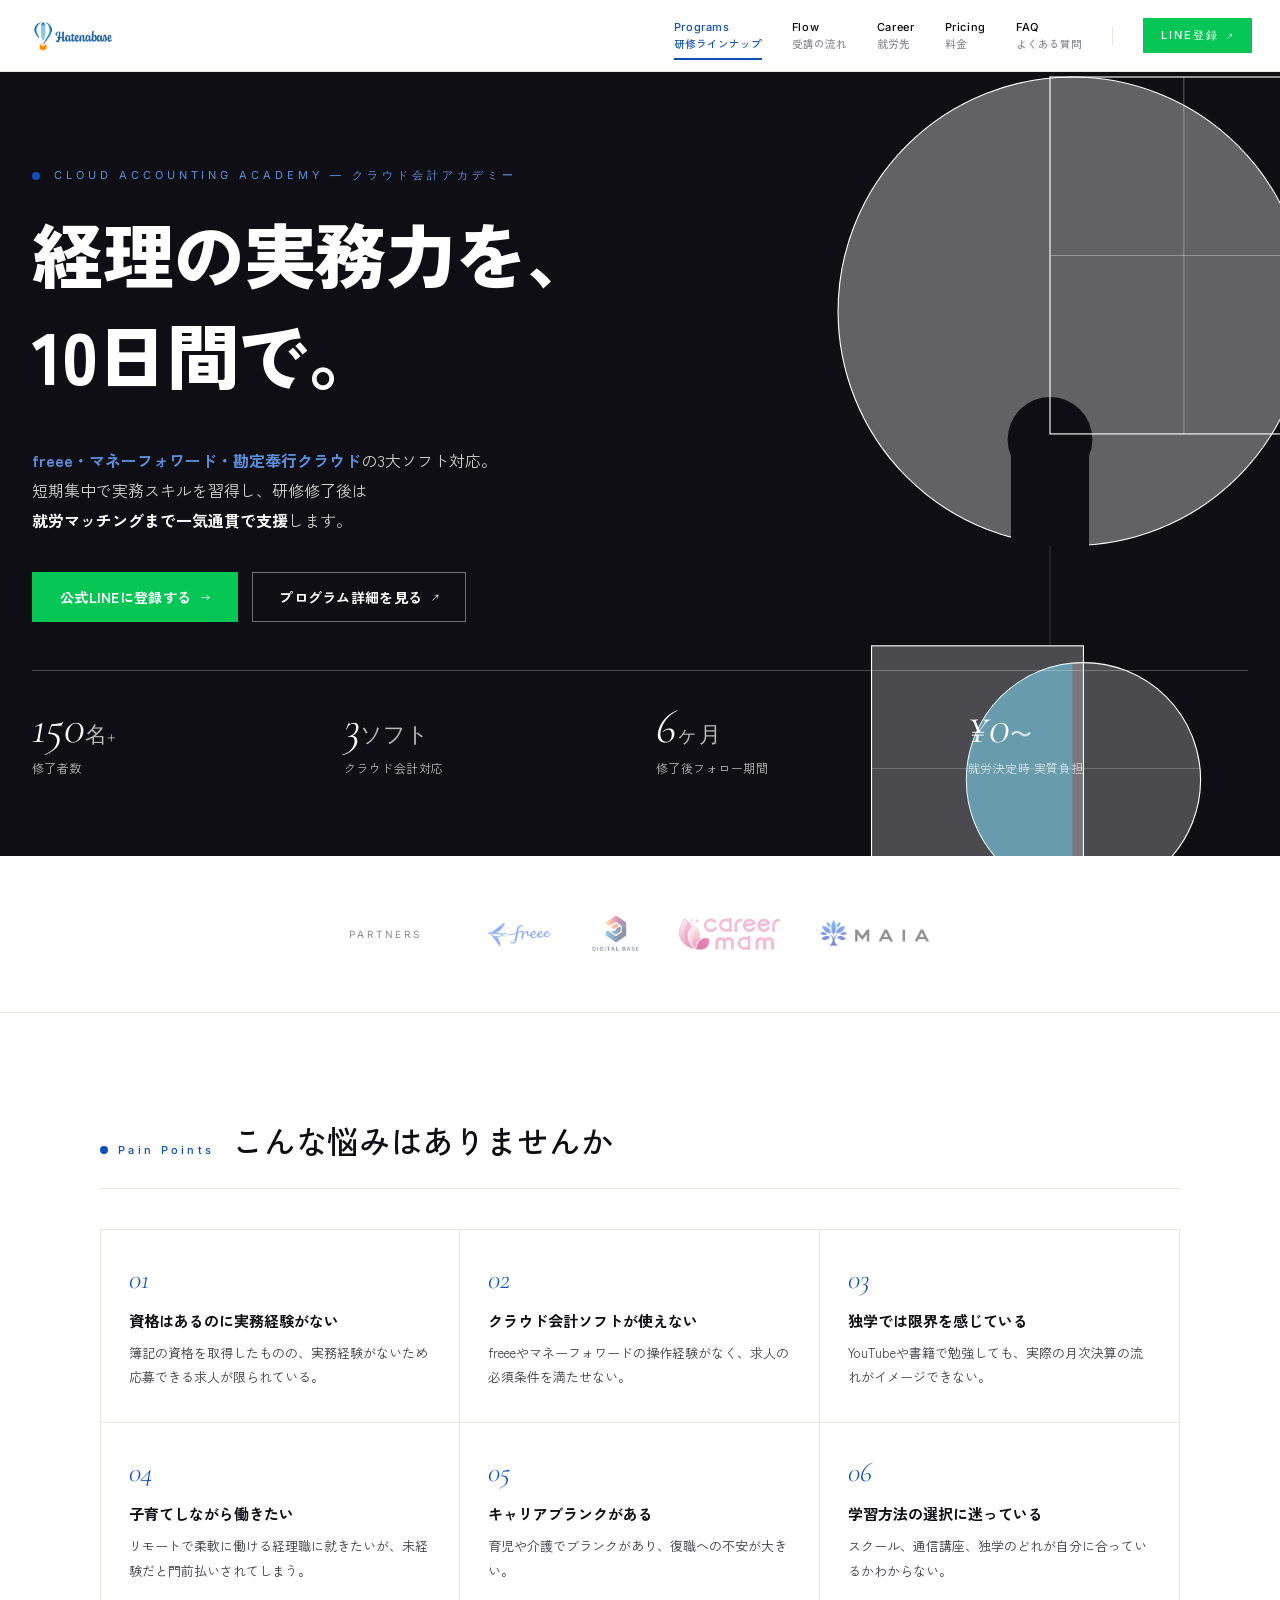
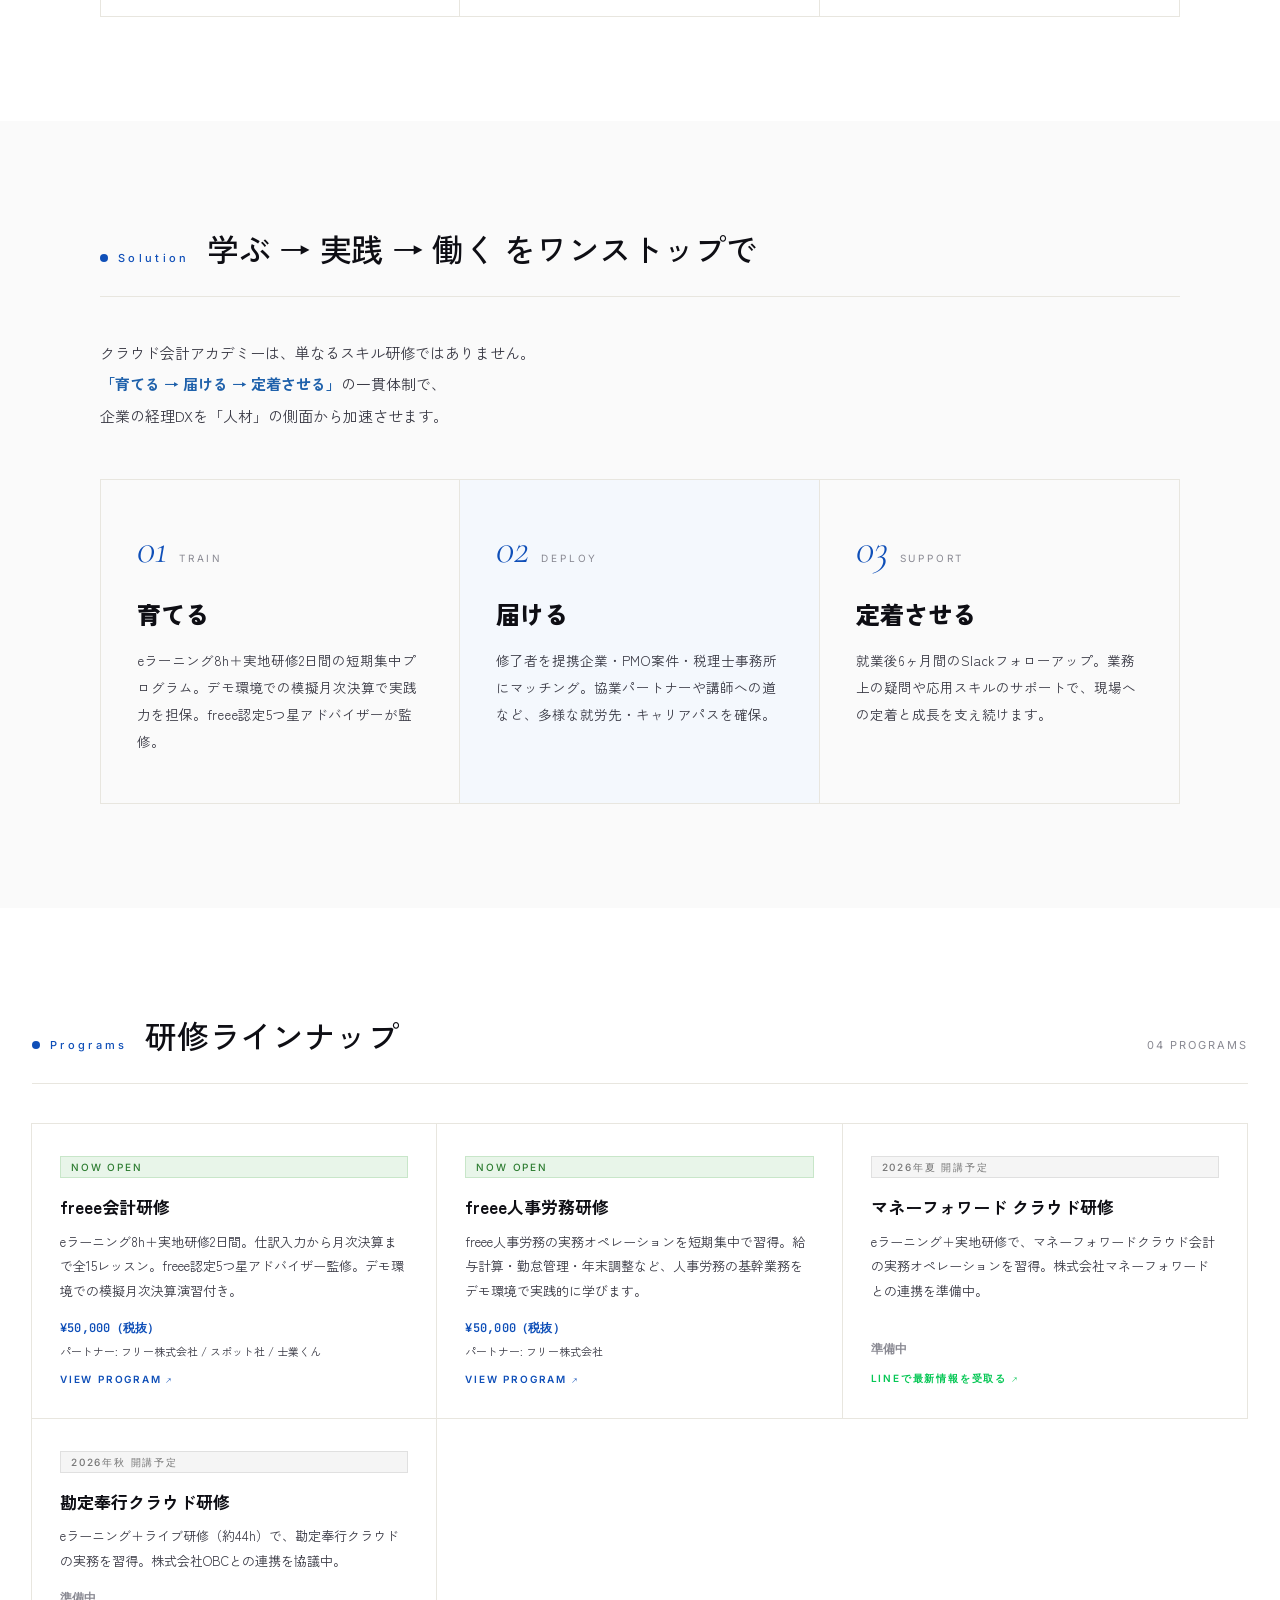
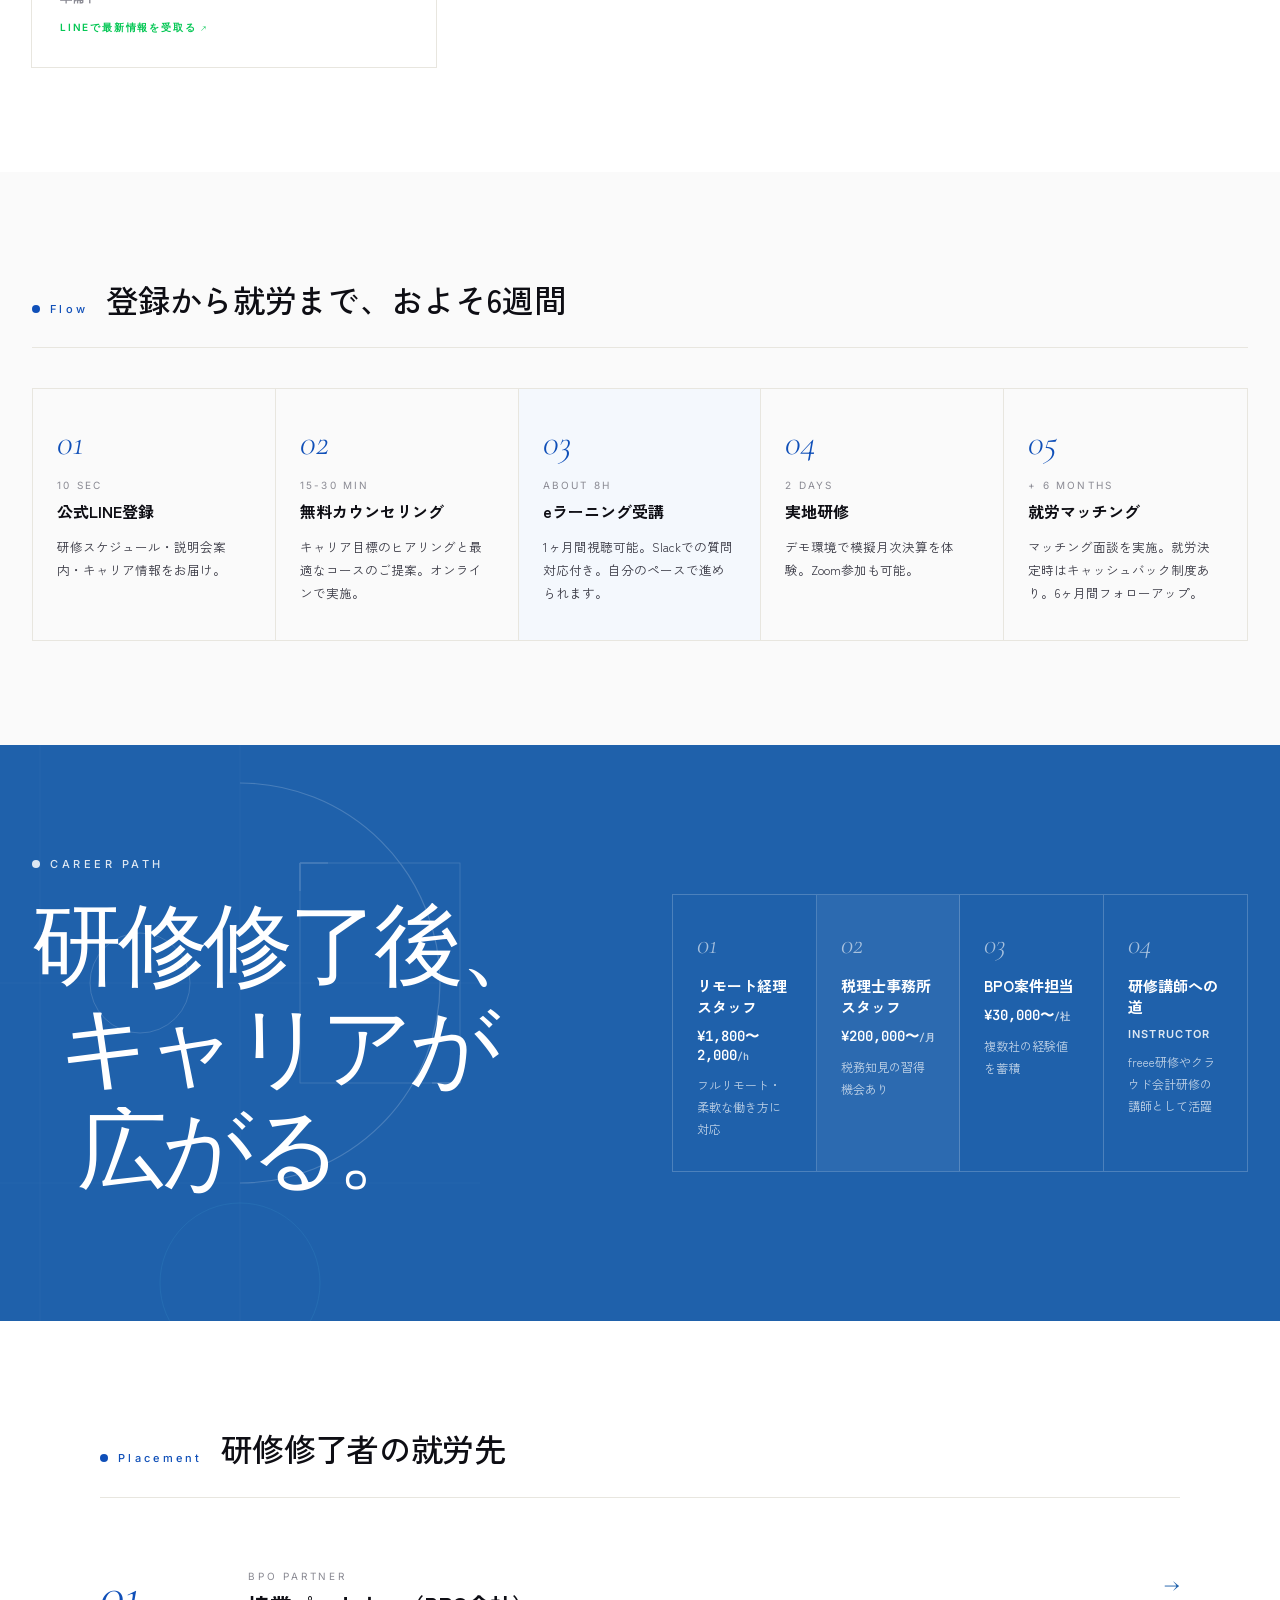
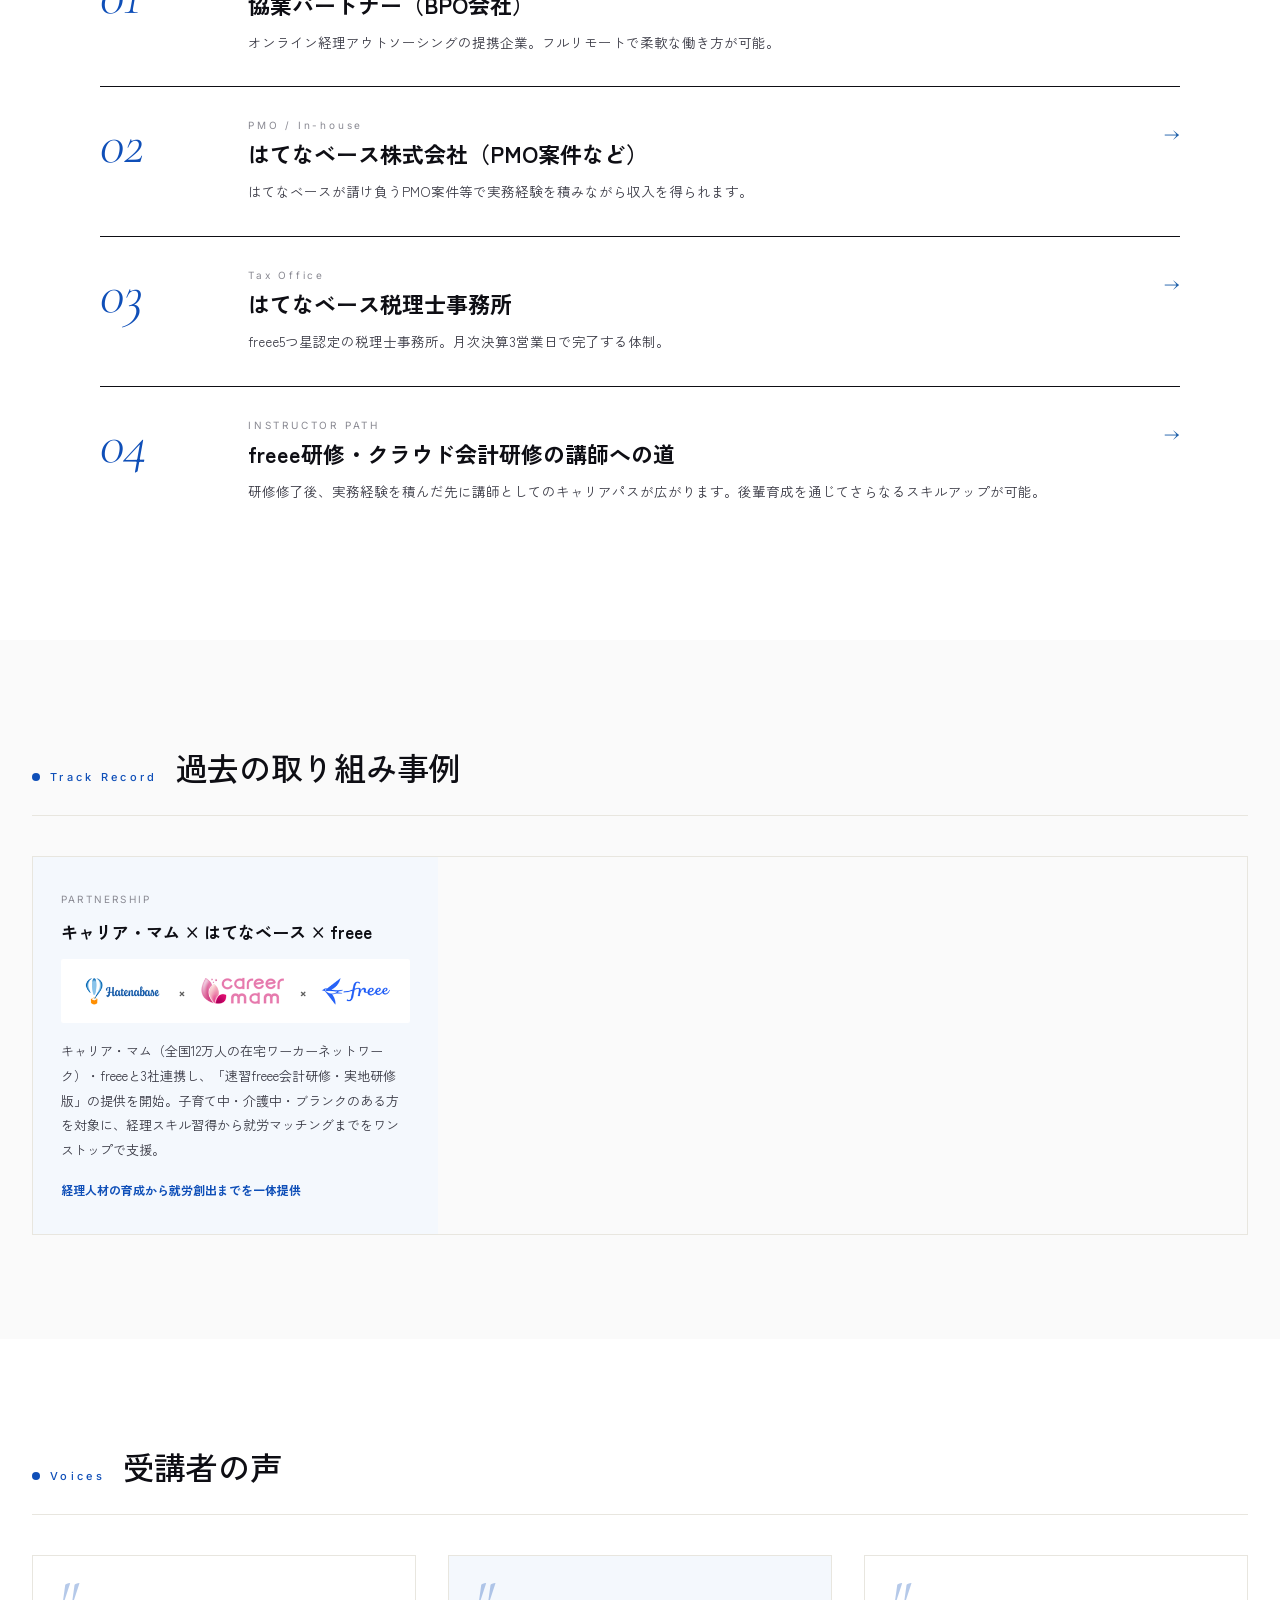
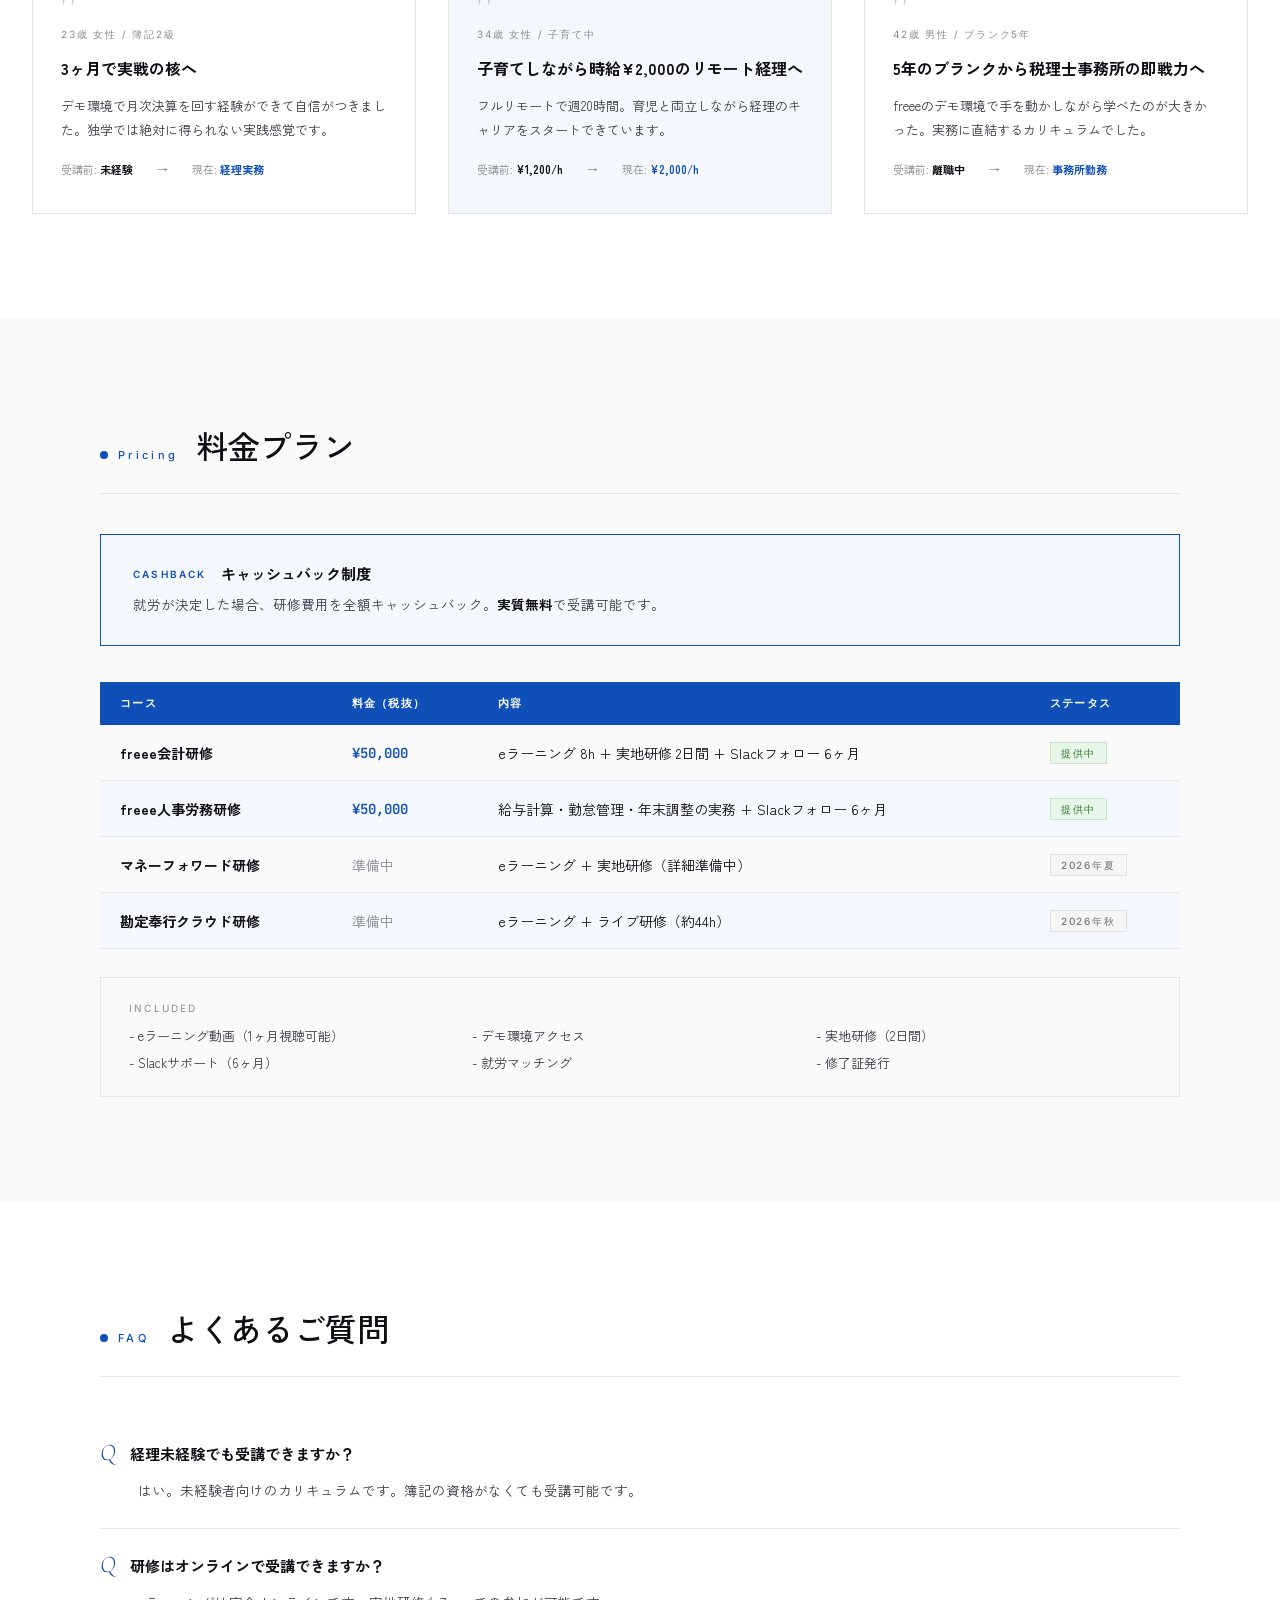
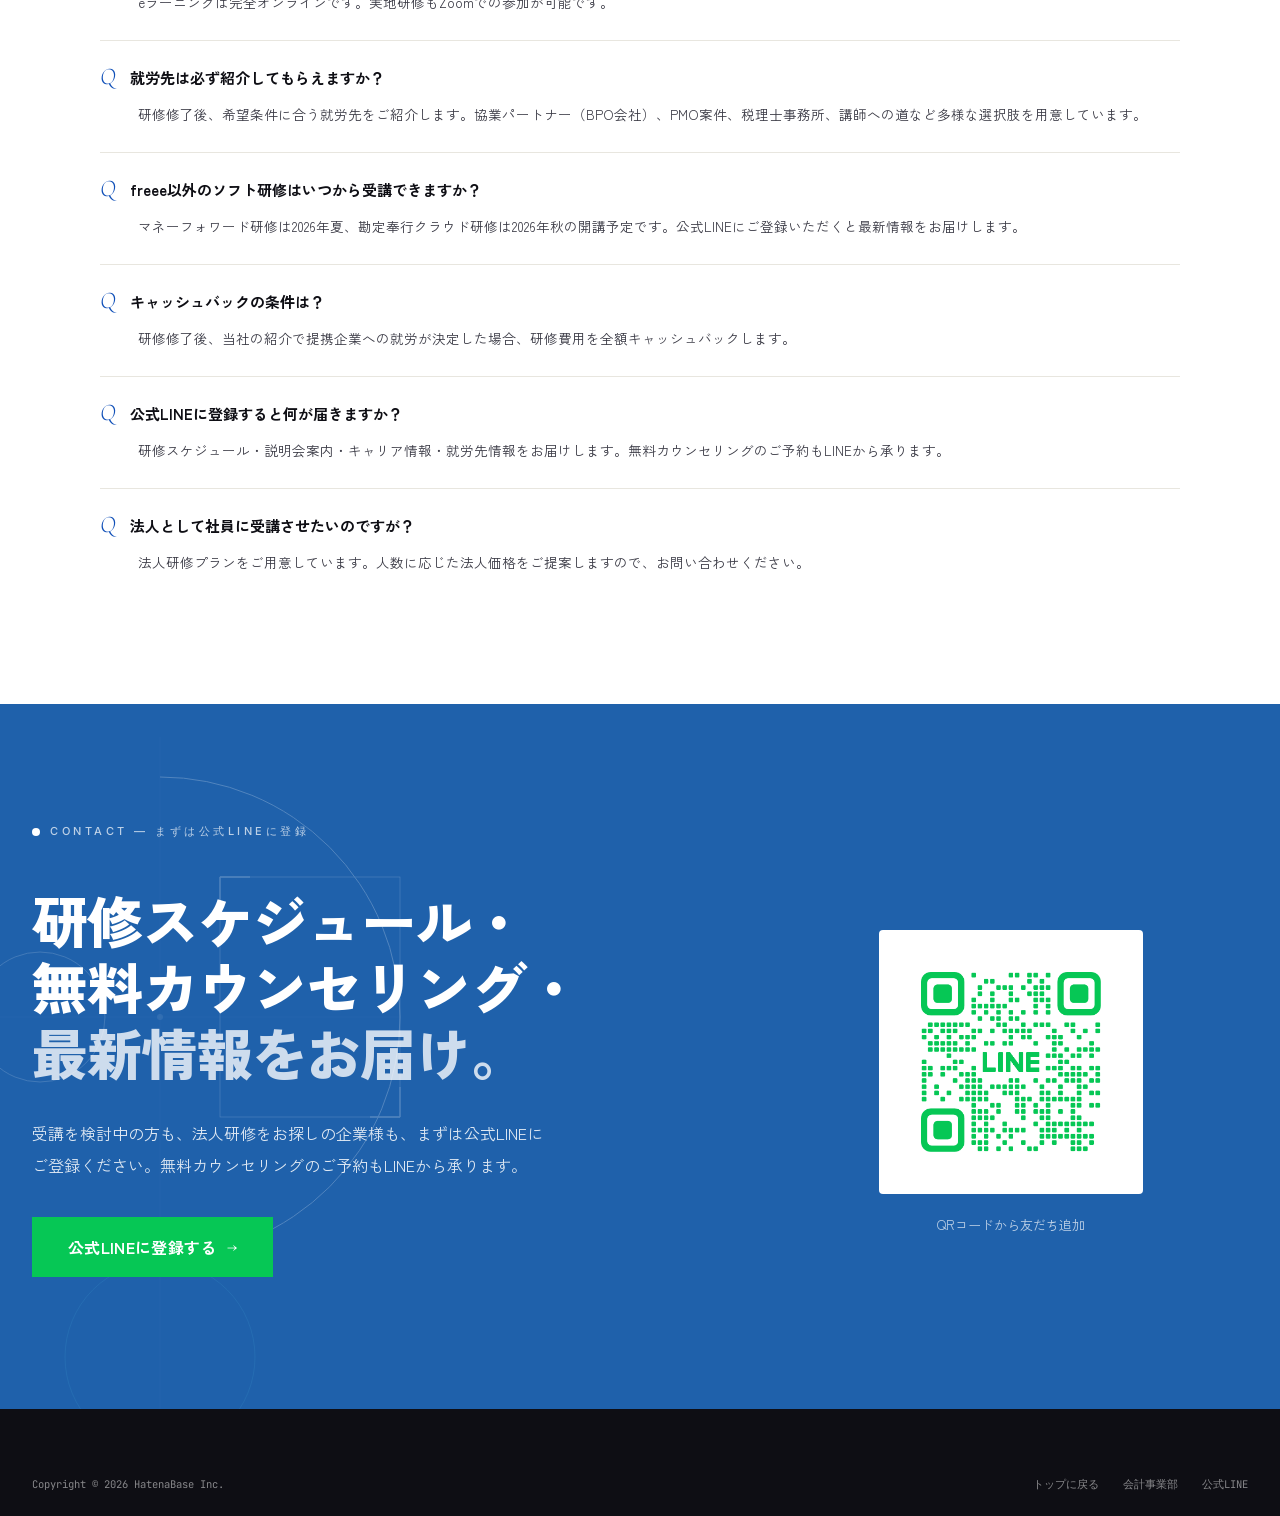
<file: training-preview.html>
<!DOCTYPE html>
<html lang="ja">
<head>
<meta charset="utf-8">
<meta name="viewport" content="width=device-width, initial-scale=1.0">
<title>クラウド会計アカデミー | はてなベース株式会社</title>
<meta name="description" content="freee・マネーフォワード・勘定奉行クラウドの3大ソフト対応。短期集中で実務スキルを習得し、研修修了後は就労マッチングまで一気通貫で支援。"/>
<link rel="stylesheet" href="css/miyazawa.css">
<style>
/* Training page specific */
.hb-training-grid { display:grid; grid-template-columns:repeat(auto-fill,minmax(320px,1fr)); gap:0; }
.hb-training-card {
  padding:32px 28px; border:1px solid var(--hb-border); margin:-1px 0 0 -1px;
  display:flex; flex-direction:column; text-decoration:none; color:inherit;
  transition: background .35s cubic-bezier(.16,.88,.2,1), border-color .35s;
}
.hb-training-card:hover { background:var(--hb-blue-ghost); border-color:var(--hb-blue); }
.hb-training-tag {
  font-family:Inter,system-ui,sans-serif; font-size:10px; font-weight:500;
  letter-spacing:.18em; display:inline-flex; align-items:center;
  height:22px; padding:0 10px; margin-bottom:16px; line-height:1;
}
.hb-training-tag.individual { background:#E8F5E9; color:#2E7D32; border:1px solid #C8E6C9; }
.hb-training-tag.corporate  { background:#E3F2FD; color:#1565C0; border:1px solid #BBDEFB; }
.hb-training-tag.dispatch   { background:#FFF3E0; color:#E65100; border:1px solid #FFE0B2; }
.hb-training-tag.coming     { background:#F5F5F5; color:#757575; border:1px solid #E0E0E0; }
.hb-training-title {
  font-family:"Zen Kaku Gothic New","Noto Sans JP",sans-serif;
  font-weight:700; font-size:17px; color:#0E0E14; margin-bottom:10px; line-height:1.5;
}
.hb-training-desc { font-size:13px; line-height:1.9; color:var(--hb-sub); margin-bottom:16px; flex:1; }
.hb-training-price {
  font-family:"JetBrains Mono",monospace; font-size:12px; font-weight:600;
  color:var(--hb-blue); letter-spacing:.02em;
}
.hb-training-arrow { margin-top:14px; font-family:Inter,system-ui,sans-serif; font-size:10px; letter-spacing:.18em; color:var(--hb-blue); font-weight:600; }

.hb-tier-header {
  display:flex; align-items:baseline; gap:14px;
  padding-bottom:16px; border-bottom:1px solid var(--hb-border); margin-bottom:28px;
}
.hb-tier-num {
  font-family:"Cormorant Garamond",serif; font-style:italic; font-weight:300;
  font-size:36px; color:var(--hb-blue); line-height:1;
}
.hb-tier-label {
  font-family:"Zen Kaku Gothic New","Noto Sans JP",sans-serif;
  font-weight:700; font-size:22px; letter-spacing:-.01em;
}
.hb-tier-en {
  font-family:Inter,system-ui,sans-serif; font-size:10px; letter-spacing:.28em;
  color:var(--hb-muted); margin-left:auto;
}
.hb-tier-section { margin-bottom:64px; }

.hb-metrics {
  display:grid; grid-template-columns:repeat(4,1fr); gap:32px;
  margin-top:48px; padding-top:32px; border-top:1px solid rgba(255,255,255,.25);
}
.hb-metric-val {
  font-family:"Cormorant Garamond",serif; font-style:italic; font-weight:300;
  font-size:48px; color:#fff; line-height:1; margin-bottom:8px;
}
.hb-metric-val small { font-size:.45em; font-style:normal; opacity:.7; }
.hb-metric-label { font-size:12px; color:rgba(255,255,255,.7); letter-spacing:.04em; }

.hb-partner-row {
  display:flex; flex-wrap:wrap; gap:40px; align-items:center;
  justify-content:center; padding:32px 0;
}

.hb-pain-grid {
  display:grid; grid-template-columns:repeat(3,1fr); gap:0;
  border:1px solid var(--hb-border);
}
.hb-pain-card {
  padding:32px 28px; border-right:1px solid var(--hb-border); border-bottom:1px solid var(--hb-border);
  transition: background .35s;
}
.hb-pain-card:nth-child(3n) { border-right:none; }
.hb-pain-card:nth-child(n+4) { border-bottom:none; }
.hb-pain-card:hover { background:var(--hb-blue-ghost); }

.hb-step-grid {
  display:grid; grid-template-columns:repeat(5,1fr); gap:0;
  border:1px solid var(--hb-border);
}
.hb-step-card {
  padding:36px 24px; border-right:1px solid var(--hb-border);
  position:relative;
}
.hb-step-card:last-child { border-right:none; }

.hb-career-grid {
  display:grid; grid-template-columns:repeat(4,1fr); gap:0;
  border:1px solid var(--hb-border);
}
.hb-career-card {
  padding:32px 24px; border-right:1px solid var(--hb-border);
  transition: background .35s;
}
.hb-career-card:last-child { border-right:none; }
.hb-career-card:hover { background:var(--hb-blue-ghost); }

.hb-case-grid {
  display:grid; grid-template-columns:repeat(3,1fr); gap:0;
  border:1px solid var(--hb-border);
}
.hb-case-card {
  padding:36px 28px; border-right:1px solid var(--hb-border);
}
.hb-case-card:last-child { border-right:none; }

.hb-faq-item {
  padding:24px 0; border-bottom:1px solid var(--hb-border);
}
.hb-faq-q {
  font-weight:700; font-size:15px; margin-bottom:12px;
  display:flex; align-items:baseline; gap:14px;
}
.hb-faq-a {
  font-size:13.5px; line-height:2; color:var(--hb-sub);
  padding-left:38px;
}
.hb-faq-badge {
  font-family:"Cormorant Garamond",serif; font-style:italic; font-weight:300;
  font-size:24px; color:var(--hb-blue); line-height:1; flex-shrink:0;
}

.hb-price-table {
  width:100%; border-collapse:collapse; font-size:14px;
}
.hb-price-table th {
  background:var(--hb-blue); color:#fff; padding:14px 20px;
  font-family:Inter,system-ui,sans-serif; font-size:11px; font-weight:600;
  letter-spacing:.12em; text-align:left;
}
.hb-price-table td {
  padding:16px 20px; border-bottom:1px solid var(--hb-border);
}
.hb-price-table tr:nth-child(even) td { background:var(--hb-blue-ghost); }

.hb-line-btn {
  display:inline-flex; align-items:center; gap:10px;
  padding:14px 28px; background:#06C755; color:#fff;
  font-family:"Zen Kaku Gothic New","Noto Sans JP",sans-serif;
  font-size:14px; font-weight:700; letter-spacing:.02em;
  text-decoration:none; border-radius:0;
}

@media (max-width:880px) {
  .hb-training-grid { grid-template-columns:1fr; }
  .hb-metrics { grid-template-columns:repeat(2,1fr); gap:24px; }
  .hb-pain-grid { grid-template-columns:1fr; }
  .hb-pain-card { border-right:none !important; border-bottom:1px solid var(--hb-border) !important; }
  .hb-pain-card:last-child { border-bottom:none !important; }
  .hb-step-grid { grid-template-columns:1fr; }
  .hb-step-card { border-right:none; border-bottom:1px solid var(--hb-border); }
  .hb-step-card:last-child { border-bottom:none; }
  .hb-career-grid { grid-template-columns:repeat(2,1fr); }
  .hb-career-card:nth-child(2n) { border-right:none; }
  .hb-career-card { border-bottom:1px solid var(--hb-border); }
  .hb-case-grid { grid-template-columns:1fr; }
  .hb-case-card { border-right:none; border-bottom:1px solid var(--hb-border); }
  .hb-case-card:last-child { border-bottom:none; }
}
@media (max-width:480px) {
  .hb-metrics { grid-template-columns:1fr; text-align:center; }
  .hb-career-grid { grid-template-columns:1fr; }
  .hb-career-card { border-right:none; }
}
</style>
</head>
<body>

<!-- ====== HEADER ====== -->
<header class="hb-header">
  <a href="top-preview.html" class="hb-header-logo"><img src="images/hatenabase_logo.png" alt="はてなベース株式会社" style="height:32px"></a>
  <nav class="hb-pc-nav">
    <a href="#programs" class="hb-nav-item active">
      <span class="hb-nav-en">Programs</span>
      <span class="hb-nav-jp">研修ラインナップ</span>
      <span class="hb-nav-underline"></span>
    </a>
    <a href="#flow" class="hb-nav-item">
      <span class="hb-nav-en">Flow</span>
      <span class="hb-nav-jp">受講の流れ</span>
      <span class="hb-nav-underline"></span>
    </a>
    <a href="#career" class="hb-nav-item">
      <span class="hb-nav-en">Career</span>
      <span class="hb-nav-jp">就労先</span>
      <span class="hb-nav-underline"></span>
    </a>
    <a href="#pricing" class="hb-nav-item">
      <span class="hb-nav-en">Pricing</span>
      <span class="hb-nav-jp">料金</span>
      <span class="hb-nav-underline"></span>
    </a>
    <a href="#faq" class="hb-nav-item">
      <span class="hb-nav-en">FAQ</span>
      <span class="hb-nav-jp">よくある質問</span>
      <span class="hb-nav-underline"></span>
    </a>
    <span class="hb-nav-divider"></span>
    <a href="https://lin.ee/QnI7WzZ" class="hb-contact-btn" style="background:#06C755">LINE登録 <span class="hb-arrow">↗</span></a>
  </nav>
  <button class="hb-mb-burger" aria-label="menu">
    <div style="position:relative;width:18px;height:12px;margin:0 auto">
      <span style="position:absolute;left:0;right:0;top:0;height:1.5px;background:#0E0E14"></span>
      <span style="position:absolute;left:0;right:0;top:5px;height:1.5px;background:#0E0E14"></span>
      <span style="position:absolute;left:0;right:0;top:10px;height:1.5px;background:#0E0E14"></span>
    </div>
  </button>
</header>

<!-- ====== HERO ====== -->
<section class="hb-hero" style="background:#0E0E14;color:#fff;padding:96px 32px 80px" id="top">
  <svg viewBox="0 0 520 820" class="hb-deco-svg" style="top:-20px;right:-60px;width:580px;height:920px">
    <defs>
      <!-- Mask to create the "?" top shape: circle with notch + inner hole -->
      <mask id="q-mask">
        <rect width="520" height="820" fill="white"/>
        <!-- Vertical notch (gap of the ?) -->
        <rect x="225" y="330" width="70" height="200" fill="black"/>
        <!-- Inner circle cutout (hole in the curve) -->
        <circle cx="260" cy="345" r="38" fill="black"/>
      </mask>
      <!-- Clip for cyan left-half of bottom circle -->
      <clipPath id="cyan-half">
        <rect x="80" y="530" width="200" height="240"/>
      </clipPath>
    </defs>

    <!-- Outlined rectangle (top-right, architectural grid) -->
    <rect x="260" y="20" width="240" height="320" fill="none" stroke="#fff" stroke-width="1"/>
    <!-- Crosshair lines through rectangle -->
    <line x1="260" y1="180" x2="500" y2="180" stroke="rgba(255,255,255,.6)" stroke-width=".5"/>
    <line x1="380" y1="20" x2="380" y2="340" stroke="rgba(255,255,255,.6)" stroke-width=".5"/>

    <!-- Large filled C-arc (top of "?") — bold -->
    <circle cx="280" cy="230" r="210" fill="rgba(255,255,255,.35)" mask="url(#q-mask)"/>
    <circle cx="280" cy="230" r="210" fill="none" stroke="#fff" stroke-width="1" mask="url(#q-mask)"/>

    <!-- Bottom dark rectangle -->
    <rect x="100" y="530" width="190" height="210" fill="rgba(255,255,255,.25)" stroke="#fff" stroke-width="1"/>

    <!-- Bottom circle (the "." of the ?) — overlaps rectangle -->
    <circle cx="290" cy="650" r="105" fill="rgba(255,255,255,.25)" stroke="#fff" stroke-width="1"/>
    <!-- Cyan left-half overlay -->
    <circle cx="290" cy="650" r="105" fill="#56C8E8" fill-opacity=".45" clip-path="url(#cyan-half)"/>

    <!-- Vertical connecting line -->
    <line x1="260" y1="440" x2="260" y2="530" stroke="rgba(255,255,255,.3)" stroke-width=".5"/>
    <!-- Bottom crosshair -->
    <line x1="100" y1="640" x2="395" y2="640" stroke="rgba(255,255,255,.4)" stroke-width=".5"/>
    <line x1="290" y1="530" x2="290" y2="760" stroke="rgba(255,255,255,.3)" stroke-width=".5"/>
  </svg>
  <div style="position:relative;max-width:1280px;margin:0 auto">
    <div class="hb-hero-badge hb-up is-in" style="color:#5C8FDB">CLOUD ACCOUNTING ACADEMY — クラウド会計アカデミー</div>
    <h1 class="hb-hero-display" style="color:#fff">
      <div><span class="hb-chars is-in"><span class="hb-line">経理の実務力を、</span></span></div>
      <div><span class="hb-accent" style="border-bottom-color:#5C8FDB"><span class="hb-chars is-in"><span class="hb-line">10日間で。</span></span></span></div>
    </h1>
    <div class="hb-hero-body" style="margin-top:32px;max-width:640px">
      <p class="hb-up is-in" style="font-size:16px;line-height:1.9;color:rgba(255,255,255,.8);margin:0">
        <span style="color:#5C8FDB;font-weight:600">freee・マネーフォワード・勘定奉行クラウド</span>の3大ソフト対応。<br>
        短期集中で実務スキルを習得し、研修修了後は<br>
        <strong style="font-weight:600;color:#fff">就労マッチングまで一気通貫で支援</strong>します。
      </p>
    </div>
    <div class="hb-hero-actions hb-up is-in" style="margin-top:36px">
      <a href="https://lin.ee/QnI7WzZ" class="hb-line-btn">公式LINEに登録する <span class="hb-arrow">→</span></a>
      <a href="#programs" class="hb-btn-outline" style="color:#fff;border-color:rgba(255,255,255,.4)">プログラム詳細を見る <span class="hb-arrow">↗</span></a>
    </div>
    <div class="hb-metrics">
      <div class="hb-up is-in">
        <div class="hb-metric-val">150<small>名+</small></div>
        <div class="hb-metric-label">修了者数</div>
      </div>
      <div class="hb-up is-in">
        <div class="hb-metric-val">3<small>ソフト</small></div>
        <div class="hb-metric-label">クラウド会計対応</div>
      </div>
      <div class="hb-up is-in">
        <div class="hb-metric-val">6<small>ヶ月</small></div>
        <div class="hb-metric-label">修了後フォロー期間</div>
      </div>
      <div class="hb-up is-in">
        <div class="hb-metric-val">¥0<small>〜</small></div>
        <div class="hb-metric-label">就労決定時 実質負担</div>
      </div>
    </div>
  </div>
</section>

<!-- ====== PARTNER LOGOS ====== -->
<section style="padding:28px 32px;border-bottom:1px solid var(--hb-border);background:#fff">
  <div class="hb-partner-row" style="max-width:1280px;margin:0 auto">
    <div style="font-family:Inter,system-ui,sans-serif;font-size:10px;letter-spacing:.28em;color:var(--hb-muted);margin-right:24px">PARTNERS</div>
    <img src="images/logo_freee.png" alt="freee" style="height:28px;opacity:.5">
    <img src="images/logo_digitalbase.png" alt="DIGITAL BASE" style="height:36px;opacity:.5">
    <img src="images/logo_careermom.png" alt="キャリアマム" style="height:32px;opacity:.5">
    <img src="images/logo_maia.png" alt="MAIA" style="height:28px;opacity:.5">
  </div>
</section>

<!-- ====== PAIN POINTS ====== -->
<section class="hb-section" style="background:#fff">
  <div class="hb-section-narrow">
    <div class="hb-section-head">
      <span class="hb-section-head-en">Pain Points</span>
      <span class="hb-section-head-jp"><span class="hb-chars"><span class="hb-line">こんな悩みはありませんか</span></span></span>
    </div>
    <div class="hb-pain-grid">
      <div class="hb-pain-card hb-up">
        <div style="font-family:'Cormorant Garamond',serif;font-style:italic;font-weight:300;font-size:28px;color:var(--hb-blue);margin-bottom:14px">01</div>
        <div style="font-weight:700;font-size:15px;margin-bottom:10px">資格はあるのに実務経験がない</div>
        <p style="font-size:13px;line-height:1.9;color:var(--hb-sub);margin:0">簿記の資格を取得したものの、実務経験がないため応募できる求人が限られている。</p>
      </div>
      <div class="hb-pain-card hb-up">
        <div style="font-family:'Cormorant Garamond',serif;font-style:italic;font-weight:300;font-size:28px;color:var(--hb-blue);margin-bottom:14px">02</div>
        <div style="font-weight:700;font-size:15px;margin-bottom:10px">クラウド会計ソフトが使えない</div>
        <p style="font-size:13px;line-height:1.9;color:var(--hb-sub);margin:0">freeeやマネーフォワードの操作経験がなく、求人の必須条件を満たせない。</p>
      </div>
      <div class="hb-pain-card hb-up">
        <div style="font-family:'Cormorant Garamond',serif;font-style:italic;font-weight:300;font-size:28px;color:var(--hb-blue);margin-bottom:14px">03</div>
        <div style="font-weight:700;font-size:15px;margin-bottom:10px">独学では限界を感じている</div>
        <p style="font-size:13px;line-height:1.9;color:var(--hb-sub);margin:0">YouTubeや書籍で勉強しても、実際の月次決算の流れがイメージできない。</p>
      </div>
      <div class="hb-pain-card hb-up">
        <div style="font-family:'Cormorant Garamond',serif;font-style:italic;font-weight:300;font-size:28px;color:var(--hb-blue);margin-bottom:14px">04</div>
        <div style="font-weight:700;font-size:15px;margin-bottom:10px">子育てしながら働きたい</div>
        <p style="font-size:13px;line-height:1.9;color:var(--hb-sub);margin:0">リモートで柔軟に働ける経理職に就きたいが、未経験だと門前払いされてしまう。</p>
      </div>
      <div class="hb-pain-card hb-up">
        <div style="font-family:'Cormorant Garamond',serif;font-style:italic;font-weight:300;font-size:28px;color:var(--hb-blue);margin-bottom:14px">05</div>
        <div style="font-weight:700;font-size:15px;margin-bottom:10px">キャリアブランクがある</div>
        <p style="font-size:13px;line-height:1.9;color:var(--hb-sub);margin:0">育児や介護でブランクがあり、復職への不安が大きい。</p>
      </div>
      <div class="hb-pain-card hb-up">
        <div style="font-family:'Cormorant Garamond',serif;font-style:italic;font-weight:300;font-size:28px;color:var(--hb-blue);margin-bottom:14px">06</div>
        <div style="font-weight:700;font-size:15px;margin-bottom:10px">学習方法の選択に迷っている</div>
        <p style="font-size:13px;line-height:1.9;color:var(--hb-sub);margin:0">スクール、通信講座、独学のどれが自分に合っているかわからない。</p>
      </div>
    </div>
  </div>
</section>

<!-- ====== MODEL ====== -->
<section class="hb-section hb-section-alt">
  <div class="hb-section-narrow">
    <div class="hb-section-head">
      <span class="hb-section-head-en">Solution</span>
      <span class="hb-section-head-jp"><span class="hb-chars"><span class="hb-line">学ぶ → 実践 → 働く をワンストップで</span></span></span>
    </div>
    <p class="hb-up" style="font-size:15px;line-height:2.1;color:#3A3A45;margin:0 0 48px;max-width:680px">
      クラウド会計アカデミーは、単なるスキル研修ではありません。<br>
      <span style="color:#1F61AB;font-weight:700">「育てる → 届ける → 定着させる」</span>の一貫体制で、<br>
      企業の経理DXを「人材」の側面から加速させます。
    </p>
    <div style="display:grid;grid-template-columns:repeat(3,1fr);gap:0;border:1px solid var(--hb-border)">
      <div class="hb-up" style="padding:48px 36px;border-right:1px solid var(--hb-border)">
        <div style="display:flex;align-items:baseline;gap:12px;margin-bottom:28px">
          <span style="font-family:'Cormorant Garamond',serif;font-style:italic;font-weight:300;font-size:42px;color:var(--hb-blue);line-height:1">01</span>
          <span style="font-family:Inter,system-ui,sans-serif;font-size:10px;letter-spacing:.28em;color:var(--hb-muted)">TRAIN</span>
        </div>
        <h3 style="font-family:'Zen Kaku Gothic New','Noto Sans JP',sans-serif;font-weight:800;font-size:24px;line-height:1.3;margin:0 0 18px">育てる</h3>
        <p style="font-size:13.5px;line-height:2;color:var(--hb-sub);margin:0">eラーニング8h＋実地研修2日間の短期集中プログラム。デモ環境での模擬月次決算で実践力を担保。freee認定5つ星アドバイザーが監修。</p>
      </div>
      <div class="hb-up" style="padding:48px 36px;border-right:1px solid var(--hb-border);background:var(--hb-blue-ghost)">
        <div style="display:flex;align-items:baseline;gap:12px;margin-bottom:28px">
          <span style="font-family:'Cormorant Garamond',serif;font-style:italic;font-weight:300;font-size:42px;color:var(--hb-blue);line-height:1">02</span>
          <span style="font-family:Inter,system-ui,sans-serif;font-size:10px;letter-spacing:.28em;color:var(--hb-muted)">DEPLOY</span>
        </div>
        <h3 style="font-family:'Zen Kaku Gothic New','Noto Sans JP',sans-serif;font-weight:800;font-size:24px;line-height:1.3;margin:0 0 18px">届ける</h3>
        <p style="font-size:13.5px;line-height:2;color:var(--hb-sub);margin:0">修了者を提携企業・PMO案件・税理士事務所にマッチング。協業パートナーや講師への道など、多様な就労先・キャリアパスを確保。</p>
      </div>
      <div class="hb-up" style="padding:48px 36px">
        <div style="display:flex;align-items:baseline;gap:12px;margin-bottom:28px">
          <span style="font-family:'Cormorant Garamond',serif;font-style:italic;font-weight:300;font-size:42px;color:var(--hb-blue);line-height:1">03</span>
          <span style="font-family:Inter,system-ui,sans-serif;font-size:10px;letter-spacing:.28em;color:var(--hb-muted)">SUPPORT</span>
        </div>
        <h3 style="font-family:'Zen Kaku Gothic New','Noto Sans JP',sans-serif;font-weight:800;font-size:24px;line-height:1.3;margin:0 0 18px">定着させる</h3>
        <p style="font-size:13.5px;line-height:2;color:var(--hb-sub);margin:0">就業後6ヶ月間のSlackフォローアップ。業務上の疑問や応用スキルのサポートで、現場への定着と成長を支え続けます。</p>
      </div>
    </div>
  </div>
</section>

<!-- ====== PROGRAMS ====== -->
<section id="programs" class="hb-section" style="background:#fff">
  <div style="max-width:1280px;margin:0 auto">
    <div class="hb-section-head">
      <span class="hb-section-head-en">Programs</span>
      <span class="hb-section-head-jp"><span class="hb-chars"><span class="hb-line">研修ラインナップ</span></span></span>
      <span class="hb-section-head-count">04 PROGRAMS</span>
    </div>
    <div class="hb-training-grid">
      <a href="lp/freee-training/index.html" class="hb-training-card hb-up">
        <span class="hb-training-tag individual">NOW OPEN</span>
        <div class="hb-training-title">freee会計研修</div>
        <div class="hb-training-desc">eラーニング8h＋実地研修2日間。仕訳入力から月次決算まで全15レッスン。freee認定5つ星アドバイザー監修。デモ環境での模擬月次決算演習付き。</div>
        <div class="hb-training-price">¥50,000（税抜）</div>
        <div style="font-size:11px;color:var(--hb-sub);margin-top:6px">パートナー: フリー株式会社 / スポット社 / 士業くん</div>
        <div class="hb-training-arrow">VIEW PROGRAM <span class="hb-arrow">↗</span></div>
      </a>
      <a href="https://lin.ee/QnI7WzZ" class="hb-training-card hb-up">
        <span class="hb-training-tag individual">NOW OPEN</span>
        <div class="hb-training-title">freee人事労務研修</div>
        <div class="hb-training-desc">freee人事労務の実務オペレーションを短期集中で習得。給与計算・勤怠管理・年末調整など、人事労務の基幹業務をデモ環境で実践的に学びます。</div>
        <div class="hb-training-price">¥50,000（税抜）</div>
        <div style="font-size:11px;color:var(--hb-sub);margin-top:6px">パートナー: フリー株式会社</div>
        <div class="hb-training-arrow">VIEW PROGRAM <span class="hb-arrow">↗</span></div>
      </a>
      <a href="https://lin.ee/QnI7WzZ" class="hb-training-card hb-up">
        <span class="hb-training-tag coming">2026年夏 開講予定</span>
        <div class="hb-training-title">マネーフォワード クラウド研修</div>
        <div class="hb-training-desc">eラーニング＋実地研修で、マネーフォワードクラウド会計の実務オペレーションを習得。株式会社マネーフォワードとの連携を準備中。</div>
        <div class="hb-training-price" style="color:var(--hb-muted)">準備中</div>
        <div class="hb-training-arrow" style="color:#06C755">LINEで最新情報を受取る <span class="hb-arrow">↗</span></div>
      </a>
      <a href="https://lin.ee/QnI7WzZ" class="hb-training-card hb-up">
        <span class="hb-training-tag coming">2026年秋 開講予定</span>
        <div class="hb-training-title">勘定奉行クラウド研修</div>
        <div class="hb-training-desc">eラーニング＋ライブ研修（約44h）で、勘定奉行クラウドの実務を習得。株式会社OBCとの連携を協議中。</div>
        <div class="hb-training-price" style="color:var(--hb-muted)">準備中</div>
        <div class="hb-training-arrow" style="color:#06C755">LINEで最新情報を受取る <span class="hb-arrow">↗</span></div>
      </a>
    </div>
  </div>
</section>

<!-- ====== FLOW ====== -->
<section id="flow" class="hb-section hb-section-alt">
  <div style="max-width:1280px;margin:0 auto">
    <div class="hb-section-head">
      <span class="hb-section-head-en">Flow</span>
      <span class="hb-section-head-jp"><span class="hb-chars"><span class="hb-line">登録から就労まで、およそ6週間</span></span></span>
    </div>
    <div class="hb-step-grid">
      <div class="hb-step-card hb-up">
        <div style="font-family:'Cormorant Garamond',serif;font-style:italic;font-weight:300;font-size:36px;color:var(--hb-blue);line-height:1;margin-bottom:18px">01</div>
        <div style="font-family:Inter,system-ui,sans-serif;font-size:10px;letter-spacing:.22em;color:var(--hb-muted);margin-bottom:8px">10 SEC</div>
        <h3 style="font-weight:700;font-size:16px;margin:0 0 12px">公式LINE登録</h3>
        <p style="font-size:12.5px;line-height:1.85;color:var(--hb-sub);margin:0">研修スケジュール・説明会案内・キャリア情報をお届け。</p>
      </div>
      <div class="hb-step-card hb-up">
        <div style="font-family:'Cormorant Garamond',serif;font-style:italic;font-weight:300;font-size:36px;color:var(--hb-blue);line-height:1;margin-bottom:18px">02</div>
        <div style="font-family:Inter,system-ui,sans-serif;font-size:10px;letter-spacing:.22em;color:var(--hb-muted);margin-bottom:8px">15-30 MIN</div>
        <h3 style="font-weight:700;font-size:16px;margin:0 0 12px">無料カウンセリング</h3>
        <p style="font-size:12.5px;line-height:1.85;color:var(--hb-sub);margin:0">キャリア目標のヒアリングと最適なコースのご提案。オンラインで実施。</p>
      </div>
      <div class="hb-step-card hb-up" style="background:var(--hb-blue-ghost)">
        <div style="font-family:'Cormorant Garamond',serif;font-style:italic;font-weight:300;font-size:36px;color:var(--hb-blue);line-height:1;margin-bottom:18px">03</div>
        <div style="font-family:Inter,system-ui,sans-serif;font-size:10px;letter-spacing:.22em;color:var(--hb-muted);margin-bottom:8px">ABOUT 8H</div>
        <h3 style="font-weight:700;font-size:16px;margin:0 0 12px">eラーニング受講</h3>
        <p style="font-size:12.5px;line-height:1.85;color:var(--hb-sub);margin:0">1ヶ月間視聴可能。Slackでの質問対応付き。自分のペースで進められます。</p>
      </div>
      <div class="hb-step-card hb-up">
        <div style="font-family:'Cormorant Garamond',serif;font-style:italic;font-weight:300;font-size:36px;color:var(--hb-blue);line-height:1;margin-bottom:18px">04</div>
        <div style="font-family:Inter,system-ui,sans-serif;font-size:10px;letter-spacing:.22em;color:var(--hb-muted);margin-bottom:8px">2 DAYS</div>
        <h3 style="font-weight:700;font-size:16px;margin:0 0 12px">実地研修</h3>
        <p style="font-size:12.5px;line-height:1.85;color:var(--hb-sub);margin:0">デモ環境で模擬月次決算を体験。Zoom参加も可能。</p>
      </div>
      <div class="hb-step-card hb-up">
        <div style="font-family:'Cormorant Garamond',serif;font-style:italic;font-weight:300;font-size:36px;color:var(--hb-blue);line-height:1;margin-bottom:18px">05</div>
        <div style="font-family:Inter,system-ui,sans-serif;font-size:10px;letter-spacing:.22em;color:var(--hb-muted);margin-bottom:8px">+ 6 MONTHS</div>
        <h3 style="font-weight:700;font-size:16px;margin:0 0 12px">就労マッチング</h3>
        <p style="font-size:12.5px;line-height:1.85;color:var(--hb-sub);margin:0">マッチング面談を実施。就労決定時はキャッシュバック制度あり。6ヶ月間フォローアップ。</p>
      </div>
    </div>
  </div>
</section>

<!-- ====== CAREER ====== -->
<section id="career" class="hb-vision" style="background:#1F61AB">
  <svg viewBox="0 0 780 780" class="hb-deco-svg" style="top:50%;left:-200px;transform:translateY(-50%);width:780px;height:780px;opacity:.18">
    <!-- Large arc (brand "?" top motif) -->
    <path d="M440,140 A200,200 0 1,1 440,540" fill="none" stroke="#fff" stroke-width="1.2"/>
    <circle cx="340" cy="340" r="50" fill="none" stroke="#fff" stroke-width=".8"/>
    <!-- Bottom accent circle -->
    <circle cx="440" cy="640" r="80" fill="none" stroke="#56C8E8" stroke-opacity=".6" stroke-width="1"/>
    <!-- Grid lines -->
    <line x1="240" y1="100" x2="240" y2="700" stroke="#fff" stroke-width=".5" stroke-opacity=".3"/>
    <line x1="440" y1="100" x2="440" y2="700" stroke="#fff" stroke-width=".5" stroke-opacity=".3"/>
    <line x1="100" y1="340" x2="680" y2="340" stroke="#fff" stroke-width=".5" stroke-opacity=".3"/>
    <line x1="100" y1="540" x2="680" y2="540" stroke="#fff" stroke-width=".5" stroke-opacity=".25"/>
    <!-- Rectangle overlay -->
    <rect x="500" y="220" width="160" height="220" fill="none" stroke="#fff" stroke-width=".7"/>
    <!-- Corner brackets -->
    <path d="M500,220 L500,248 M500,220 L528,220" fill="none" stroke="#fff" stroke-width="1.5"/>
    <path d="M660,440 L660,412 M660,440 L632,440" fill="none" stroke="#fff" stroke-width="1.5"/>
  </svg>
  <div class="hb-vision-inner">
    <div>
      <div class="hb-up" style="font-family:Inter,system-ui,sans-serif;font-size:11px;font-weight:500;letter-spacing:.32em;opacity:.85;margin-bottom:32px;display:flex;align-items:center;gap:10px"><span style="display:inline-block;width:8px;height:8px;border-radius:50%;background:#fff"></span>CAREER PATH</div>
      <h2 class="hb-vision-display" style="font-size:clamp(48px,7vw,96px)">
        <div><span class="hb-chars is-in"><span class="hb-line">研修修了後、</span></span></div>
        <div style="padding-left:.3em"><span class="hb-chars is-in"><span class="hb-line">キャリアが</span></span></div>
        <div style="padding-left:.5em"><span class="hb-chars is-in"><span class="hb-line">広がる。</span></span></div>
      </h2>
    </div>
    <div>
      <div class="hb-career-grid" style="border-color:rgba(255,255,255,.2)">
        <div class="hb-career-card hb-up" style="border-color:rgba(255,255,255,.2)">
          <div style="font-family:'Cormorant Garamond',serif;font-style:italic;font-weight:300;font-size:28px;color:rgba(255,255,255,.6);margin-bottom:14px">01</div>
          <h4 style="font-size:15px;font-weight:700;margin:0 0 10px;color:#fff">リモート経理スタッフ</h4>
          <div style="font-family:'JetBrains Mono',monospace;font-size:14px;font-weight:600;color:#fff;margin-bottom:10px">¥1,800〜2,000<small style="font-size:10px;opacity:.7">/h</small></div>
          <p style="font-size:12px;line-height:1.8;color:rgba(255,255,255,.7);margin:0">フルリモート・柔軟な働き方に対応</p>
        </div>
        <div class="hb-career-card hb-up" style="border-color:rgba(255,255,255,.2);background:rgba(255,255,255,.06)">
          <div style="font-family:'Cormorant Garamond',serif;font-style:italic;font-weight:300;font-size:28px;color:rgba(255,255,255,.6);margin-bottom:14px">02</div>
          <h4 style="font-size:15px;font-weight:700;margin:0 0 10px;color:#fff">税理士事務所スタッフ</h4>
          <div style="font-family:'JetBrains Mono',monospace;font-size:14px;font-weight:600;color:#fff;margin-bottom:10px">¥200,000〜<small style="font-size:10px;opacity:.7">/月</small></div>
          <p style="font-size:12px;line-height:1.8;color:rgba(255,255,255,.7);margin:0">税務知見の習得機会あり</p>
        </div>
        <div class="hb-career-card hb-up" style="border-color:rgba(255,255,255,.2)">
          <div style="font-family:'Cormorant Garamond',serif;font-style:italic;font-weight:300;font-size:28px;color:rgba(255,255,255,.6);margin-bottom:14px">03</div>
          <h4 style="font-size:15px;font-weight:700;margin:0 0 10px;color:#fff">BPO案件担当</h4>
          <div style="font-family:'JetBrains Mono',monospace;font-size:14px;font-weight:600;color:#fff;margin-bottom:10px">¥30,000〜<small style="font-size:10px;opacity:.7">/社</small></div>
          <p style="font-size:12px;line-height:1.8;color:rgba(255,255,255,.7);margin:0">複数社の経験値を蓄積</p>
        </div>
        <div class="hb-career-card hb-up" style="border-color:rgba(255,255,255,.2)">
          <div style="font-family:'Cormorant Garamond',serif;font-style:italic;font-weight:300;font-size:28px;color:rgba(255,255,255,.6);margin-bottom:14px">04</div>
          <h4 style="font-size:15px;font-weight:700;margin:0 0 10px;color:#fff">研修講師への道</h4>
          <div style="font-family:Inter,system-ui,sans-serif;font-size:11px;font-weight:600;color:rgba(255,255,255,.85);margin-bottom:10px;letter-spacing:.12em">INSTRUCTOR</div>
          <p style="font-size:12px;line-height:1.8;color:rgba(255,255,255,.7);margin:0">freee研修やクラウド会計研修の講師として活躍</p>
        </div>
      </div>
    </div>
  </div>
</section>

<!-- ====== 就労先パートナー ====== -->
<section class="hb-section" style="background:#fff">
  <div class="hb-section-narrow">
    <div class="hb-section-head">
      <span class="hb-section-head-en">Placement</span>
      <span class="hb-section-head-jp"><span class="hb-chars"><span class="hb-line">研修修了者の就労先</span></span></span>
    </div>
    <a href="#" class="hb-svc-block hb-up">
      <span class="hb-svc-num">01</span>
      <div>
        <div style="font-family:Inter,system-ui,sans-serif;font-size:10px;letter-spacing:.28em;color:#8A8A93;margin-bottom:6px">BPO PARTNER</div>
        <h3 style="font-family:'Zen Kaku Gothic New','Noto Sans JP',sans-serif;font-weight:700;font-size:22px;margin:0 0 10px">協業パートナー（BPO会社）</h3>
        <p style="font-size:13.5px;line-height:1.85;color:#3A3A45;margin:0">オンライン経理アウトソーシングの提携企業。フルリモートで柔軟な働き方が可能。</p>
      </div>
      <span class="hb-arrow" style="font-size:24px;color:#1F61AB">→</span>
    </a>
    <a href="#" class="hb-svc-block hb-up">
      <span class="hb-svc-num">02</span>
      <div>
        <div style="font-family:Inter,system-ui,sans-serif;font-size:10px;letter-spacing:.28em;color:#8A8A93;margin-bottom:6px">PMO / In-house</div>
        <h3 style="font-family:'Zen Kaku Gothic New','Noto Sans JP',sans-serif;font-weight:700;font-size:22px;margin:0 0 10px">はてなベース株式会社（PMO案件など）</h3>
        <p style="font-size:13.5px;line-height:1.85;color:#3A3A45;margin:0">はてなベースが請け負うPMO案件等で実務経験を積みながら収入を得られます。</p>
      </div>
      <span class="hb-arrow" style="font-size:24px;color:#1F61AB">→</span>
    </a>
    <a href="#" class="hb-svc-block hb-up">
      <span class="hb-svc-num">03</span>
      <div>
        <div style="font-family:Inter,system-ui,sans-serif;font-size:10px;letter-spacing:.28em;color:#8A8A93;margin-bottom:6px">Tax Office</div>
        <h3 style="font-family:'Zen Kaku Gothic New','Noto Sans JP',sans-serif;font-weight:700;font-size:22px;margin:0 0 10px">はてなベース税理士事務所</h3>
        <p style="font-size:13.5px;line-height:1.85;color:#3A3A45;margin:0">freee5つ星認定の税理士事務所。月次決算3営業日で完了する体制。</p>
      </div>
      <span class="hb-arrow" style="font-size:24px;color:#1F61AB">→</span>
    </a>
    <a href="#" class="hb-svc-block hb-up" style="border-bottom:none">
      <span class="hb-svc-num">04</span>
      <div>
        <div style="font-family:Inter,system-ui,sans-serif;font-size:10px;letter-spacing:.28em;color:#8A8A93;margin-bottom:6px">INSTRUCTOR PATH</div>
        <h3 style="font-family:'Zen Kaku Gothic New','Noto Sans JP',sans-serif;font-weight:700;font-size:22px;margin:0 0 10px">freee研修・クラウド会計研修の講師への道</h3>
        <p style="font-size:13.5px;line-height:1.85;color:#3A3A45;margin:0">研修修了後、実務経験を積んだ先に講師としてのキャリアパスが広がります。後輩育成を通じてさらなるスキルアップが可能。</p>
      </div>
      <span class="hb-arrow" style="font-size:24px;color:#1F61AB">→</span>
    </a>
  </div>
</section>

<!-- ====== 実績 ====== -->
<section class="hb-section hb-section-alt">
  <div style="max-width:1280px;margin:0 auto">
    <div class="hb-section-head">
      <span class="hb-section-head-en">Track Record</span>
      <span class="hb-section-head-jp"><span class="hb-chars"><span class="hb-line">過去の取り組み事例</span></span></span>
    </div>
    <div class="hb-case-grid">
      <div class="hb-case-card hb-up" style="background:var(--hb-blue-ghost)">
        <div style="font-family:Inter,system-ui,sans-serif;font-size:10px;letter-spacing:.22em;color:var(--hb-muted);margin-bottom:14px">PARTNERSHIP</div>
        <h3 style="font-weight:700;font-size:17px;margin:0 0 14px;line-height:1.5">キャリア・マム × はてなベース × freee</h3>
        <div style="margin-bottom:16px"><img src="images/case_careermom.png" alt="Hatenabase × Career Mom × freee" style="width:100%;max-width:400px;border-radius:2px"></div>
        <p style="font-size:13px;line-height:1.9;color:var(--hb-sub);margin:0 0 18px">キャリア・マム（全国12万人の在宅ワーカーネットワーク）・freeeと3社連携し、「速習freee会計研修・実地研修版」の提供を開始。子育て中・介護中・ブランクのある方を対象に、経理スキル習得から就労マッチングまでをワンストップで支援。</p>
        <div style="font-size:12px;color:var(--hb-blue);font-weight:600">経理人材の育成から就労創出までを一体提供</div>
      </div>
    </div>
  </div>
</section>

<!-- ====== 受講者の声 ====== -->
<section class="hb-section" style="background:#fff">
  <div style="max-width:1280px;margin:0 auto">
    <div class="hb-section-head">
      <span class="hb-section-head-en">Voices</span>
      <span class="hb-section-head-jp"><span class="hb-chars"><span class="hb-line">受講者の声</span></span></span>
    </div>
    <div class="hb-voices-grid">
      <div class="hb-voice-card hb-up">
        <span class="hb-voice-quote">"</span>
        <div style="margin-top:36px">
          <div style="font-family:Inter,system-ui,sans-serif;font-size:10px;letter-spacing:.18em;color:var(--hb-muted);margin-bottom:14px">23歳 女性 / 簿記2級</div>
          <h4 style="font-weight:700;font-size:16px;margin:0 0 14px;line-height:1.5">3ヶ月で実戦の核へ</h4>
          <p style="font-size:13px;line-height:1.9;color:var(--hb-sub);margin:0 0 18px">デモ環境で月次決算を回す経験ができて自信がつきました。独学では絶対に得られない実践感覚です。</p>
          <div style="display:flex;gap:24px;font-size:11px;color:var(--hb-muted)">
            <span>受講前: <strong style="color:#0E0E14">未経験</strong></span>
            <span>→</span>
            <span>現在: <strong style="color:var(--hb-blue)">経理実務</strong></span>
          </div>
        </div>
      </div>
      <div class="hb-voice-card hb-up" style="background:var(--hb-blue-ghost)">
        <span class="hb-voice-quote">"</span>
        <div style="margin-top:36px">
          <div style="font-family:Inter,system-ui,sans-serif;font-size:10px;letter-spacing:.18em;color:var(--hb-muted);margin-bottom:14px">34歳 女性 / 子育て中</div>
          <h4 style="font-weight:700;font-size:16px;margin:0 0 14px;line-height:1.5">子育てしながら時給¥2,000のリモート経理へ</h4>
          <p style="font-size:13px;line-height:1.9;color:var(--hb-sub);margin:0 0 18px">フルリモートで週20時間。育児と両立しながら経理のキャリアをスタートできています。</p>
          <div style="display:flex;gap:24px;font-size:11px;color:var(--hb-muted)">
            <span>受講前: <strong style="color:#0E0E14">¥1,200/h</strong></span>
            <span>→</span>
            <span>現在: <strong style="color:var(--hb-blue)">¥2,000/h</strong></span>
          </div>
        </div>
      </div>
      <div class="hb-voice-card hb-up">
        <span class="hb-voice-quote">"</span>
        <div style="margin-top:36px">
          <div style="font-family:Inter,system-ui,sans-serif;font-size:10px;letter-spacing:.18em;color:var(--hb-muted);margin-bottom:14px">42歳 男性 / ブランク5年</div>
          <h4 style="font-weight:700;font-size:16px;margin:0 0 14px;line-height:1.5">5年のブランクから税理士事務所の即戦力へ</h4>
          <p style="font-size:13px;line-height:1.9;color:var(--hb-sub);margin:0 0 18px">freeeのデモ環境で手を動かしながら学べたのが大きかった。実務に直結するカリキュラムでした。</p>
          <div style="display:flex;gap:24px;font-size:11px;color:var(--hb-muted)">
            <span>受講前: <strong style="color:#0E0E14">離職中</strong></span>
            <span>→</span>
            <span>現在: <strong style="color:var(--hb-blue)">事務所勤務</strong></span>
          </div>
        </div>
      </div>
    </div>
  </div>
</section>

<!-- ====== PRICING ====== -->
<section id="pricing" class="hb-section hb-section-alt">
  <div class="hb-section-narrow">
    <div class="hb-section-head">
      <span class="hb-section-head-en">Pricing</span>
      <span class="hb-section-head-jp"><span class="hb-chars"><span class="hb-line">料金プラン</span></span></span>
    </div>
    <div class="hb-up" style="padding:28px 32px;background:var(--hb-blue-ghost);border:1px solid var(--hb-blue);margin-bottom:36px">
      <div style="display:flex;align-items:center;gap:14px;margin-bottom:8px">
        <span style="font-family:Inter,system-ui,sans-serif;font-size:10px;font-weight:600;letter-spacing:.22em;color:var(--hb-blue)">CASHBACK</span>
        <span style="font-weight:700;font-size:15px">キャッシュバック制度</span>
      </div>
      <p style="font-size:13.5px;line-height:1.85;color:var(--hb-sub);margin:0">就労が決定した場合、研修費用を全額キャッシュバック。<strong style="color:#0E0E14">実質無料</strong>で受講可能です。</p>
    </div>
    <table class="hb-price-table hb-up">
      <thead>
        <tr>
          <th>コース</th>
          <th>料金（税抜）</th>
          <th>内容</th>
          <th>ステータス</th>
        </tr>
      </thead>
      <tbody>
        <tr>
          <td style="font-weight:700">freee会計研修</td>
          <td style="font-family:'JetBrains Mono',monospace;font-weight:600;color:var(--hb-blue)">¥50,000</td>
          <td>eラーニング 8h + 実地研修 2日間 + Slackフォロー 6ヶ月</td>
          <td><span class="hb-training-tag individual" style="margin:0">提供中</span></td>
        </tr>
        <tr>
          <td style="font-weight:700">freee人事労務研修</td>
          <td style="font-family:'JetBrains Mono',monospace;font-weight:600;color:var(--hb-blue)">¥50,000</td>
          <td>給与計算・勤怠管理・年末調整の実務 + Slackフォロー 6ヶ月</td>
          <td><span class="hb-training-tag individual" style="margin:0">提供中</span></td>
        </tr>
        <tr>
          <td style="font-weight:700">マネーフォワード研修</td>
          <td style="color:var(--hb-muted)">準備中</td>
          <td>eラーニング + 実地研修（詳細準備中）</td>
          <td><span class="hb-training-tag coming" style="margin:0">2026年夏</span></td>
        </tr>
        <tr>
          <td style="font-weight:700">勘定奉行クラウド研修</td>
          <td style="color:var(--hb-muted)">準備中</td>
          <td>eラーニング + ライブ研修（約44h）</td>
          <td><span class="hb-training-tag coming" style="margin:0">2026年秋</span></td>
        </tr>
      </tbody>
    </table>
    <div class="hb-up" style="margin-top:28px;padding:24px 28px;border:1px solid var(--hb-border)">
      <div style="font-family:Inter,system-ui,sans-serif;font-size:10px;letter-spacing:.22em;color:var(--hb-muted);margin-bottom:12px">INCLUDED</div>
      <div style="display:grid;grid-template-columns:repeat(3,1fr);gap:8px;font-size:13px;color:var(--hb-sub)">
        <div>- eラーニング動画（1ヶ月視聴可能）</div>
        <div>- デモ環境アクセス</div>
        <div>- 実地研修（2日間）</div>
        <div>- Slackサポート（6ヶ月）</div>
        <div>- 就労マッチング</div>
        <div>- 修了証発行</div>
      </div>
    </div>
  </div>
</section>

<!-- ====== FAQ ====== -->
<section id="faq" class="hb-section" style="background:#fff">
  <div class="hb-section-narrow">
    <div class="hb-section-head">
      <span class="hb-section-head-en">FAQ</span>
      <span class="hb-section-head-jp"><span class="hb-chars"><span class="hb-line">よくあるご質問</span></span></span>
    </div>
    <div class="hb-faq-item hb-up">
      <div class="hb-faq-q"><span class="hb-faq-badge">Q</span>経理未経験でも受講できますか？</div>
      <div class="hb-faq-a">はい。未経験者向けのカリキュラムです。簿記の資格がなくても受講可能です。</div>
    </div>
    <div class="hb-faq-item hb-up">
      <div class="hb-faq-q"><span class="hb-faq-badge">Q</span>研修はオンラインで受講できますか？</div>
      <div class="hb-faq-a">eラーニングは完全オンラインです。実地研修もZoomでの参加が可能です。</div>
    </div>
    <div class="hb-faq-item hb-up">
      <div class="hb-faq-q"><span class="hb-faq-badge">Q</span>就労先は必ず紹介してもらえますか？</div>
      <div class="hb-faq-a">研修修了後、希望条件に合う就労先をご紹介します。協業パートナー（BPO会社）、PMO案件、税理士事務所、講師への道など多様な選択肢を用意しています。</div>
    </div>
    <div class="hb-faq-item hb-up">
      <div class="hb-faq-q"><span class="hb-faq-badge">Q</span>freee以外のソフト研修はいつから受講できますか？</div>
      <div class="hb-faq-a">マネーフォワード研修は2026年夏、勘定奉行クラウド研修は2026年秋の開講予定です。公式LINEにご登録いただくと最新情報をお届けします。</div>
    </div>
    <div class="hb-faq-item hb-up">
      <div class="hb-faq-q"><span class="hb-faq-badge">Q</span>キャッシュバックの条件は？</div>
      <div class="hb-faq-a">研修修了後、当社の紹介で提携企業への就労が決定した場合、研修費用を全額キャッシュバックします。</div>
    </div>
    <div class="hb-faq-item hb-up">
      <div class="hb-faq-q"><span class="hb-faq-badge">Q</span>公式LINEに登録すると何が届きますか？</div>
      <div class="hb-faq-a">研修スケジュール・説明会案内・キャリア情報・就労先情報をお届けします。無料カウンセリングのご予約もLINEから承ります。</div>
    </div>
    <div class="hb-faq-item hb-up" style="border-bottom:none">
      <div class="hb-faq-q"><span class="hb-faq-badge">Q</span>法人として社員に受講させたいのですが？</div>
      <div class="hb-faq-a">法人研修プランをご用意しています。人数に応じた法人価格をご提案しますので、お問い合わせください。</div>
    </div>
  </div>
</section>

<!-- ====== CTA ====== -->
<section id="contact" class="hb-cta-section">
  <svg viewBox="0 0 880 880" class="hb-deco-svg" style="top:50%;left:-360px;transform:translateY(-50%);width:880px;height:880px;opacity:.22">
    <!-- Large arc -->
    <path d="M520,160 A240,240 0 1,1 520,640" fill="none" stroke="#fff" stroke-width="1"/>
    <circle cx="400" cy="400" r="65" fill="none" stroke="#fff" stroke-width=".7"/>
    <!-- Bottom circle (cyan accent) -->
    <circle cx="520" cy="740" r="95" fill="none" stroke="#56C8E8" stroke-opacity=".5" stroke-width="1"/>
    <!-- Grid crosshairs -->
    <line x1="280" y1="120" x2="280" y2="800" stroke="#fff" stroke-width=".4" stroke-opacity=".25"/>
    <line x1="520" y1="120" x2="520" y2="800" stroke="#fff" stroke-width=".4" stroke-opacity=".25"/>
    <line x1="140" y1="400" x2="760" y2="400" stroke="#fff" stroke-width=".4" stroke-opacity=".25"/>
    <!-- Rectangle -->
    <rect x="580" y="260" width="180" height="240" fill="none" stroke="#fff" stroke-width=".6"/>
    <path d="M580,260 L580,290 M580,260 L610,260" fill="none" stroke="#fff" stroke-width="1.3"/>
    <path d="M760,500 L760,470 M760,500 L730,500" fill="none" stroke="#fff" stroke-width="1.3"/>
    <!-- Dot accents -->
    <circle cx="520" cy="400" r="3" fill="#fff" opacity=".35"/>
    <circle cx="280" cy="400" r="2" fill="#fff" opacity=".20"/>
  </svg>
  <div style="position:relative;max-width:1280px;margin:0 auto">
    <div class="hb-up" style="font-family:Inter,system-ui,sans-serif;font-size:11px;font-weight:500;letter-spacing:.32em;color:rgba(255,255,255,.7);margin-bottom:48px;display:flex;align-items:center;gap:10px">
      <span style="display:inline-block;width:8px;height:8px;border-radius:50%;background:#fff"></span>CONTACT — まずは公式LINEに登録
    </div>
    <div style="display:grid;grid-template-columns:1.4fr 1fr;gap:80px;align-items:center">
      <div>
        <h2 class="hb-hero-display" style="margin:0 0 32px;color:#fff;font-size:clamp(32px,5vw,56px)">
          <div>研修スケジュール・</div>
          <div>無料カウンセリング・</div>
          <div style="color:rgba(255,255,255,.78)">最新情報をお届け。</div>
        </h2>
        <p class="hb-up" style="font-size:16px;line-height:2;color:rgba(255,255,255,.85);margin:0 0 36px;max-width:520px">受講を検討中の方も、法人研修をお探しの企業様も、まずは公式LINEにご登録ください。無料カウンセリングのご予約もLINEから承ります。</p>
        <a href="https://lin.ee/QnI7WzZ" class="hb-line-btn" style="font-size:16px;padding:18px 36px">公式LINEに登録する <span class="hb-arrow">→</span></a>
      </div>
      <div class="hb-up" style="text-align:center">
        <div style="background:#fff;display:inline-block;padding:32px;border-radius:4px">
          <img src="images/line_qr.png" alt="LINE QR" style="width:200px;height:200px">
        </div>
        <div style="margin-top:16px;font-size:13px;color:rgba(255,255,255,.7)">QRコードから友だち追加</div>
      </div>
    </div>
  </div>
</section>

<!-- ====== FOOTER ====== -->
<footer class="hb-footer" style="padding:40px 32px 24px">
  <div class="hb-footer-inner">
    <div class="hb-footer-bottom">
      <div>Copyright &copy; 2026 HatenaBase Inc.</div>
      <div style="display:flex;gap:24px">
        <a href="top-preview.html" style="color:inherit;text-decoration:none">トップに戻る</a>
        <a href="accounting-preview.html" style="color:inherit;text-decoration:none">会計事業部</a>
        <a href="https://lin.ee/QnI7WzZ" style="color:inherit;text-decoration:none">公式LINE</a>
      </div>
    </div>
  </div>
</footer>

<script>
const observer = new IntersectionObserver((entries) => {
  entries.forEach(e => { if (e.isIntersecting) e.target.classList.add('is-in'); });
}, { threshold: 0.1 });
document.querySelectorAll('.hb-up, .hb-chars').forEach(el => observer.observe(el));
window.addEventListener('scroll', () => {
  document.querySelector('.hb-header').style.background =
    window.scrollY > 10 ? 'rgba(255,255,255,0.97)' : 'rgba(255,255,255,0.94)';
});
</script>

</body>
</html>
</file>
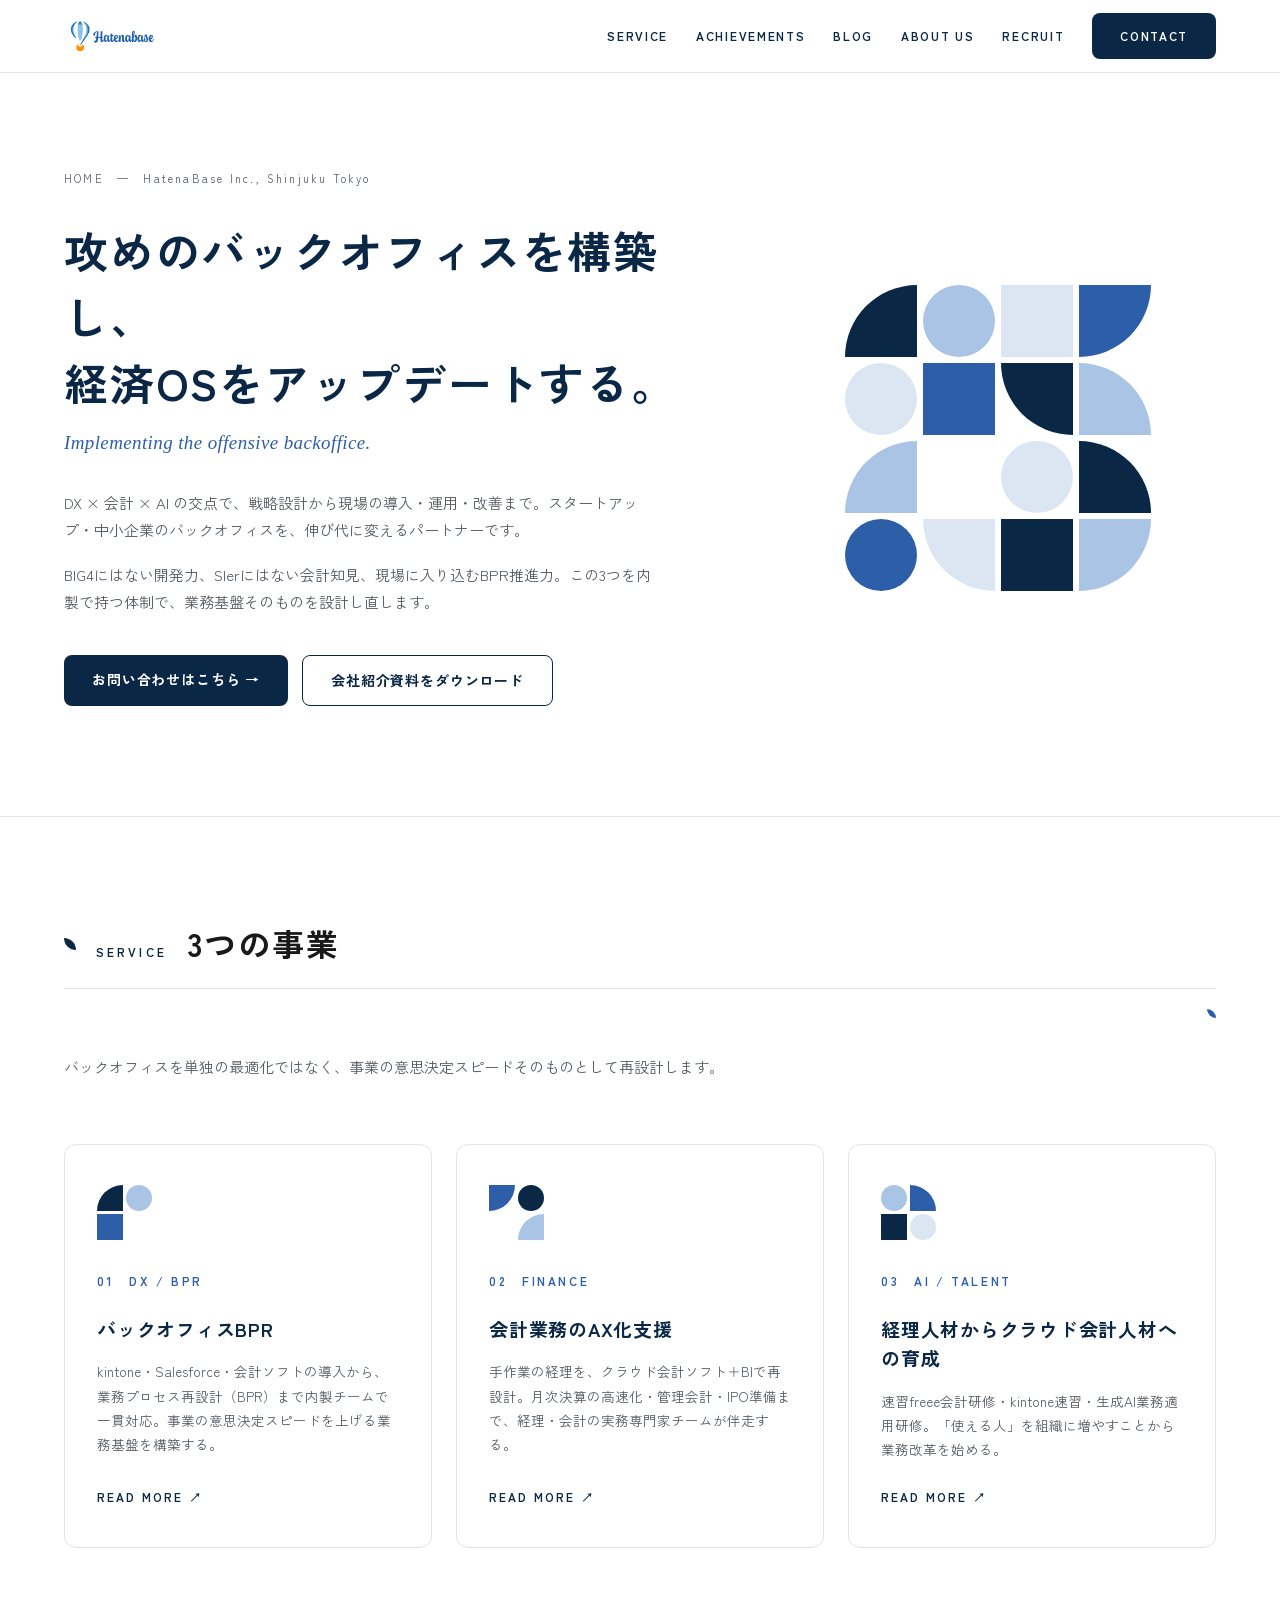
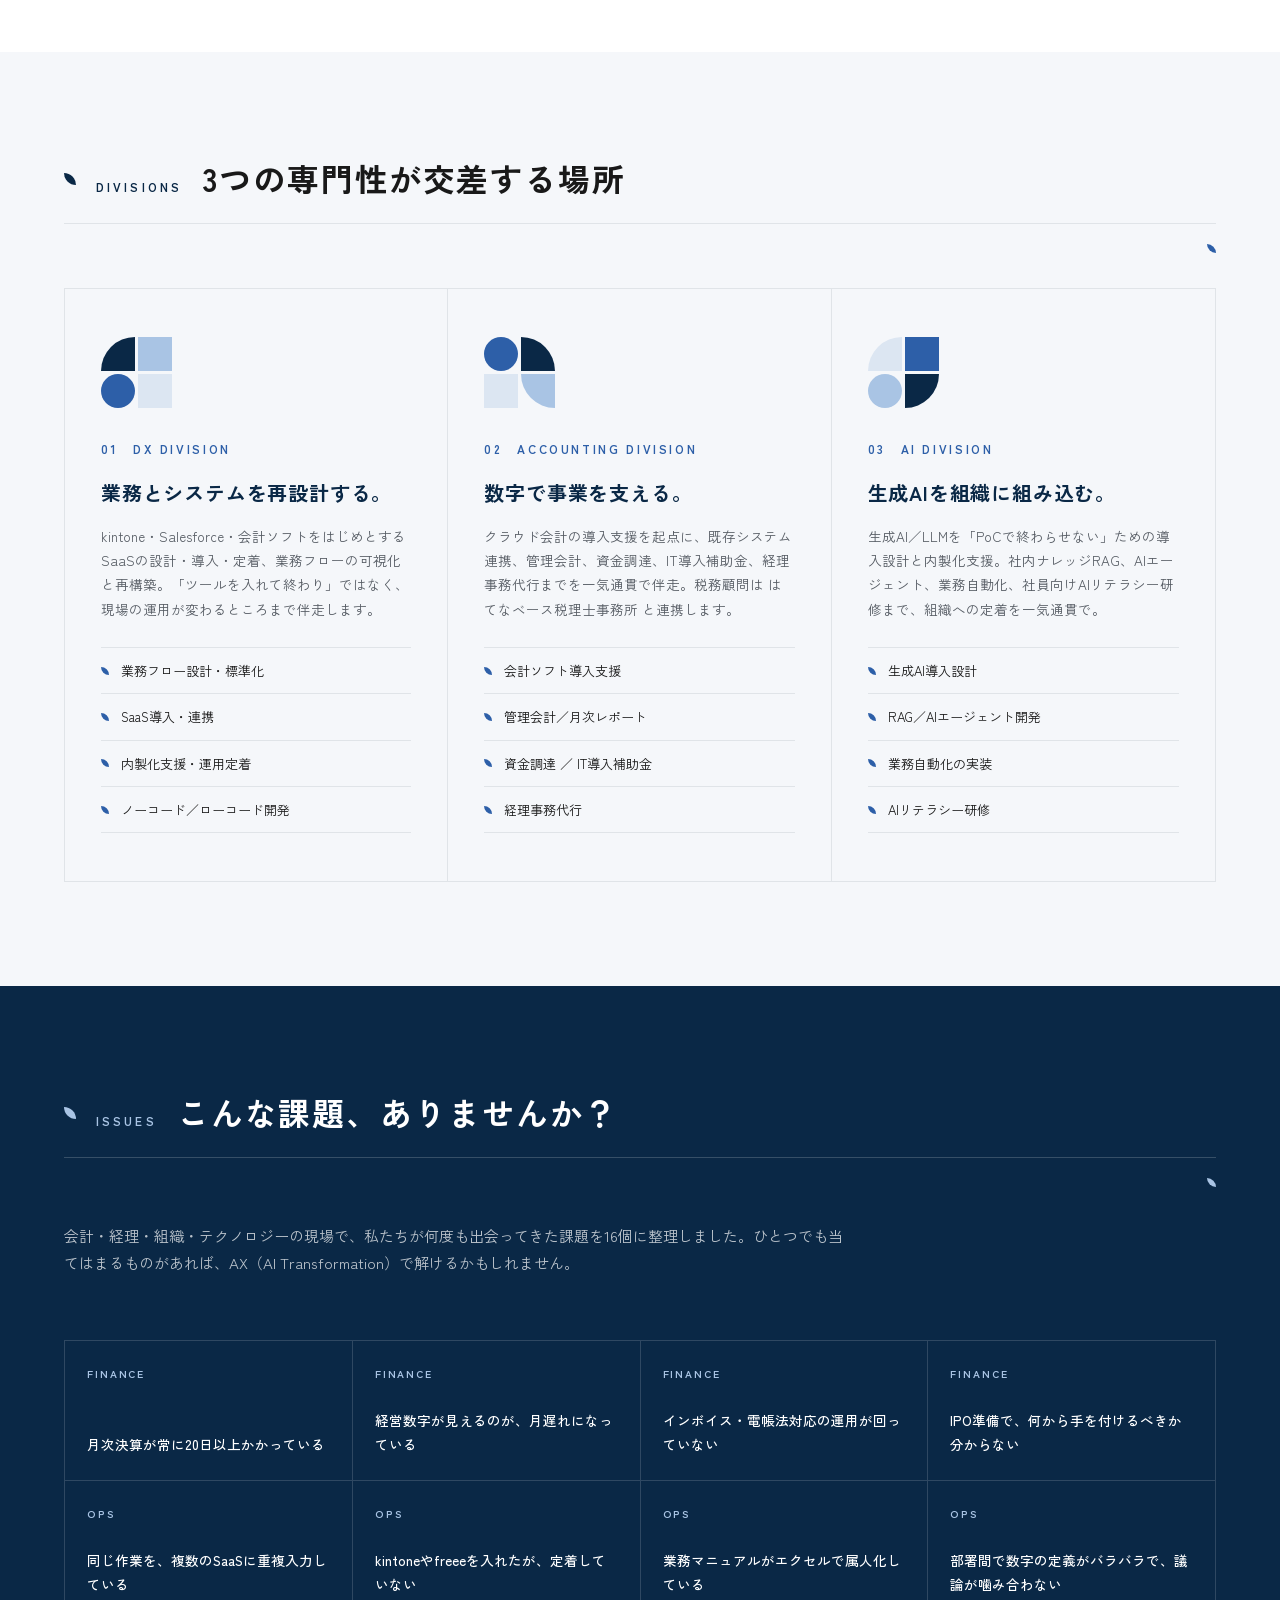
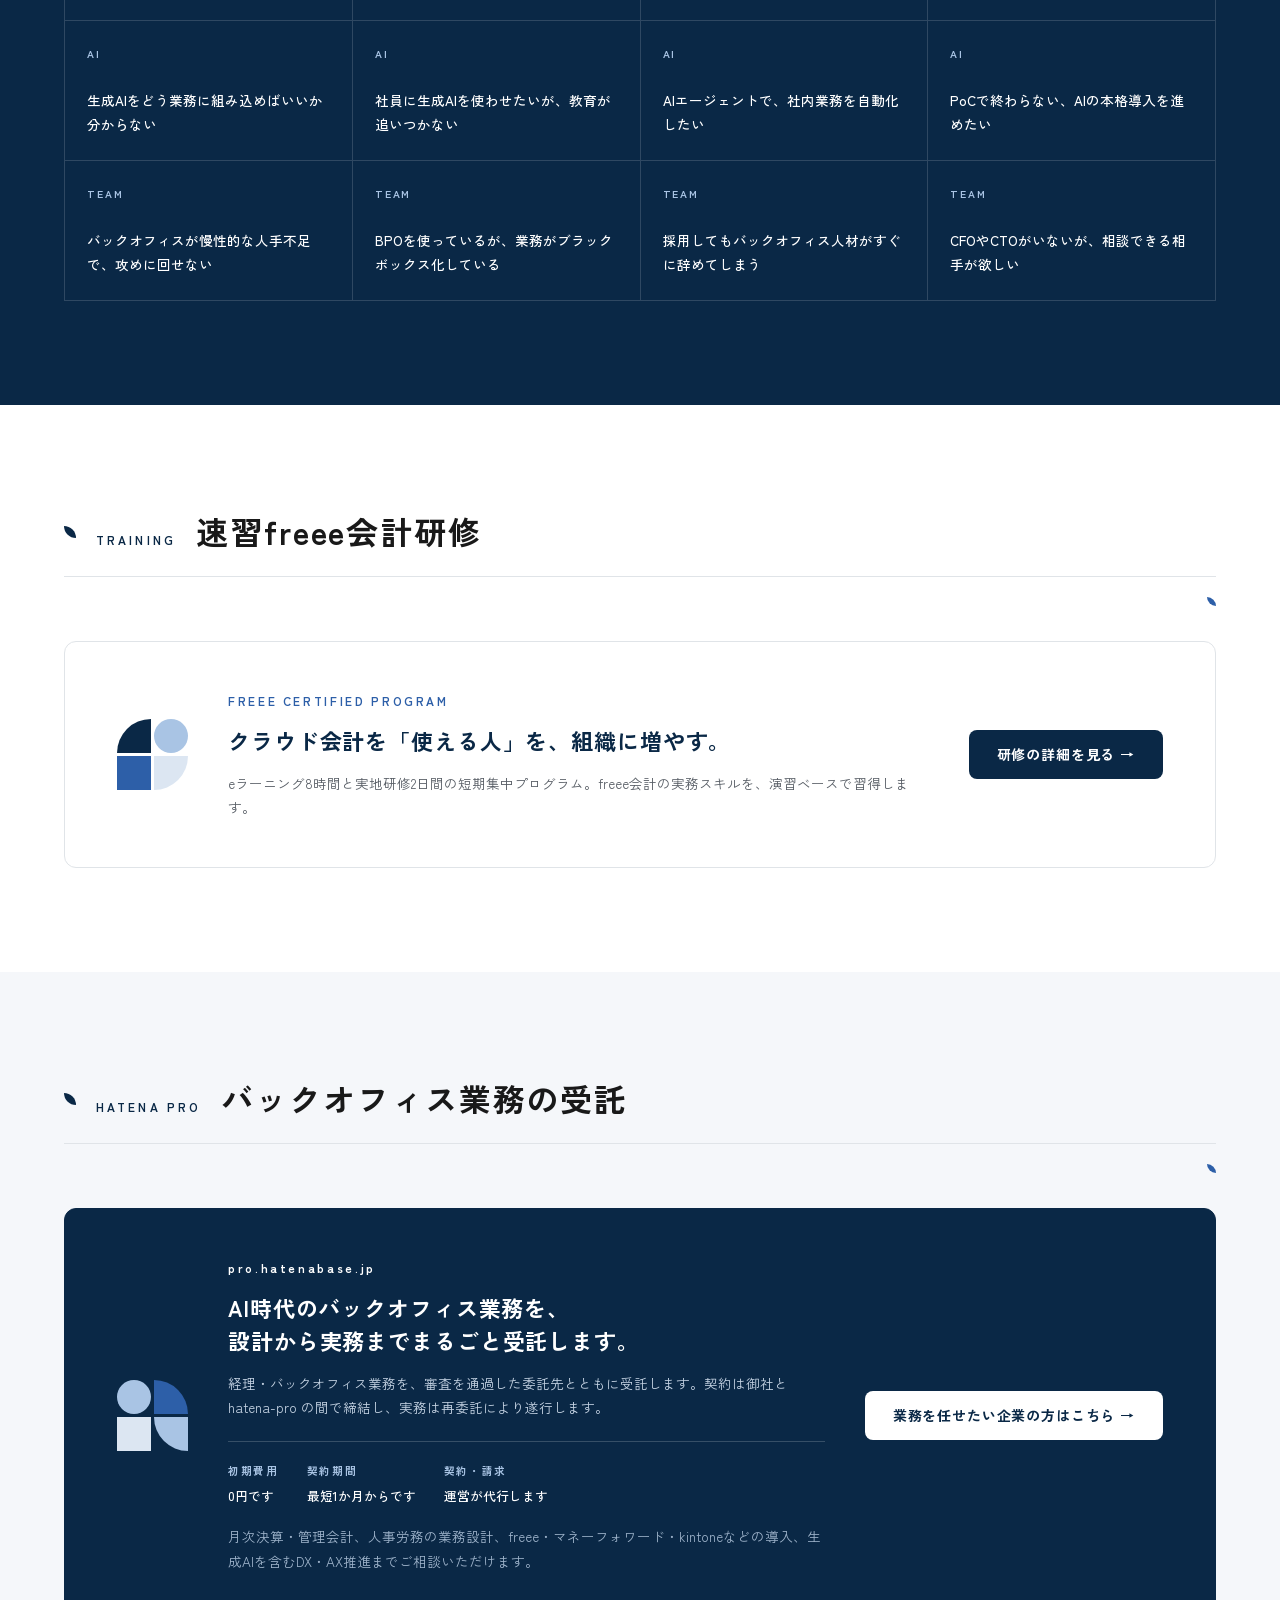
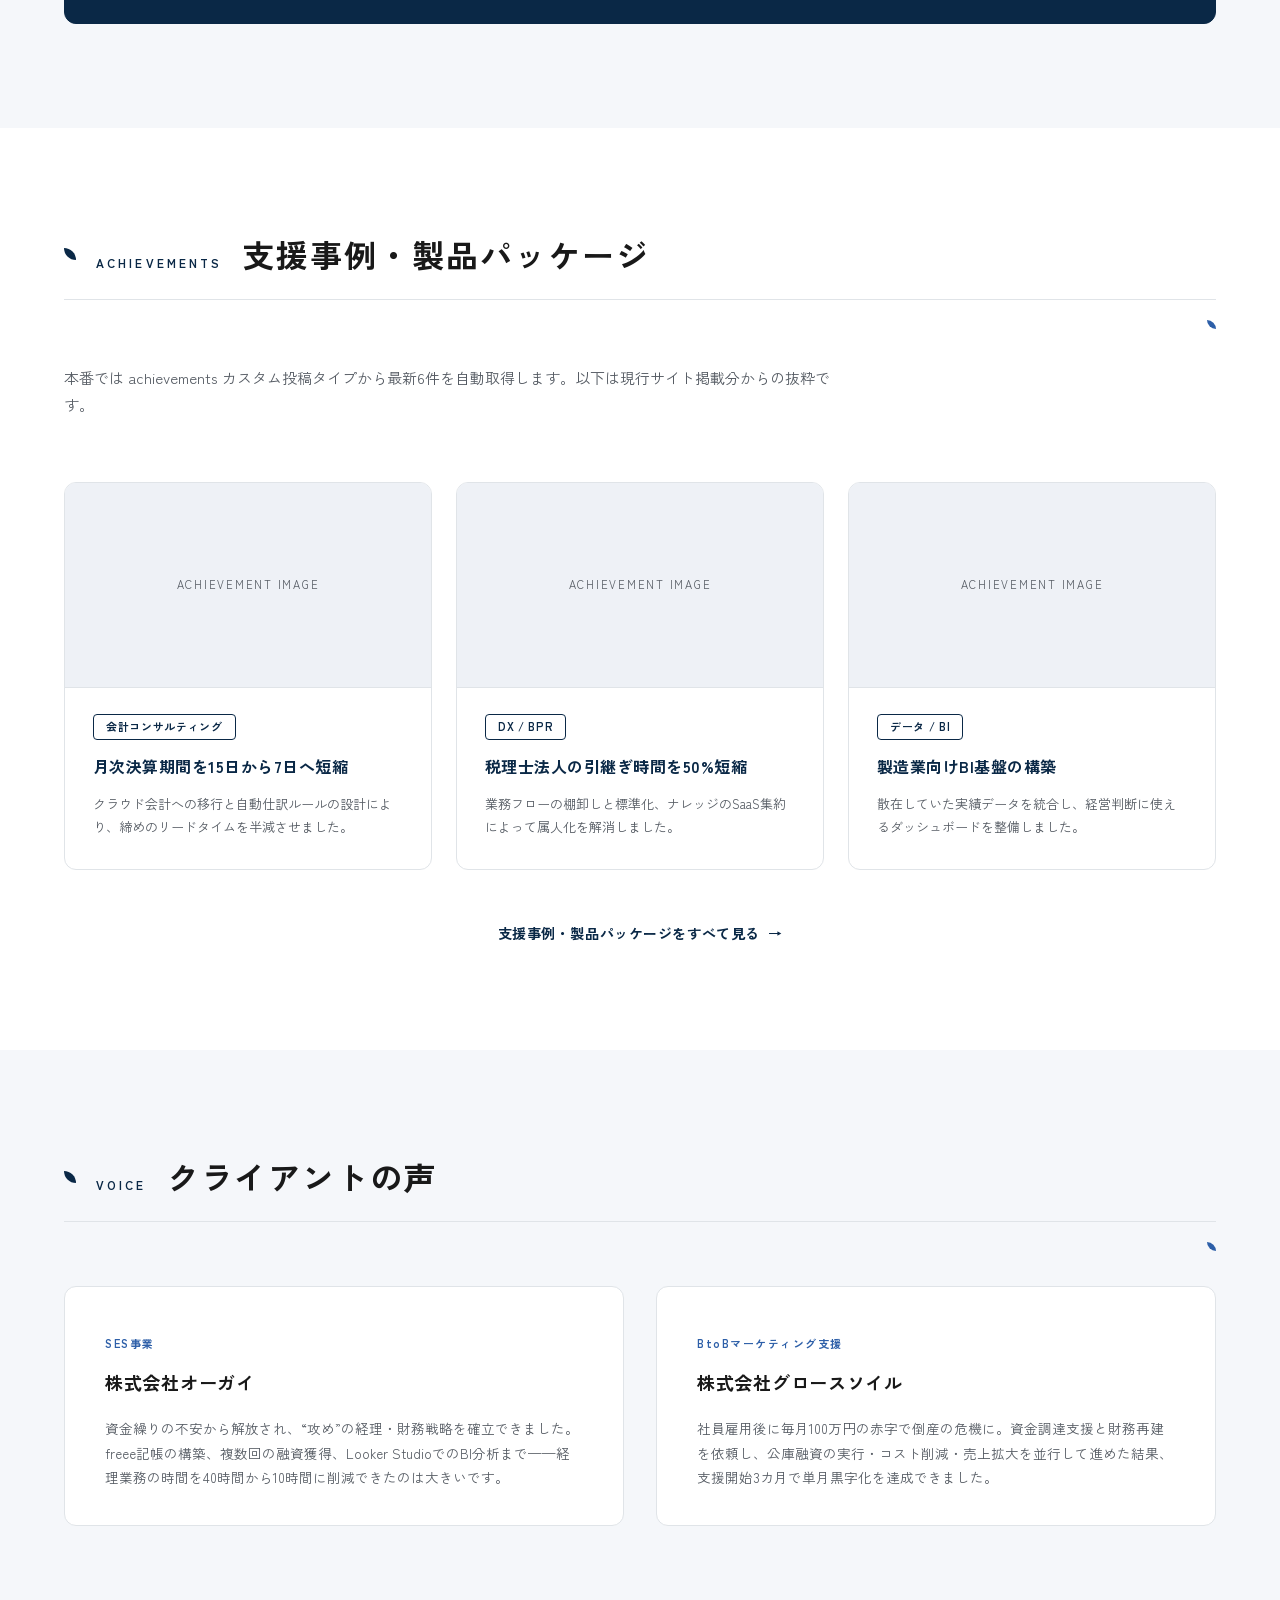
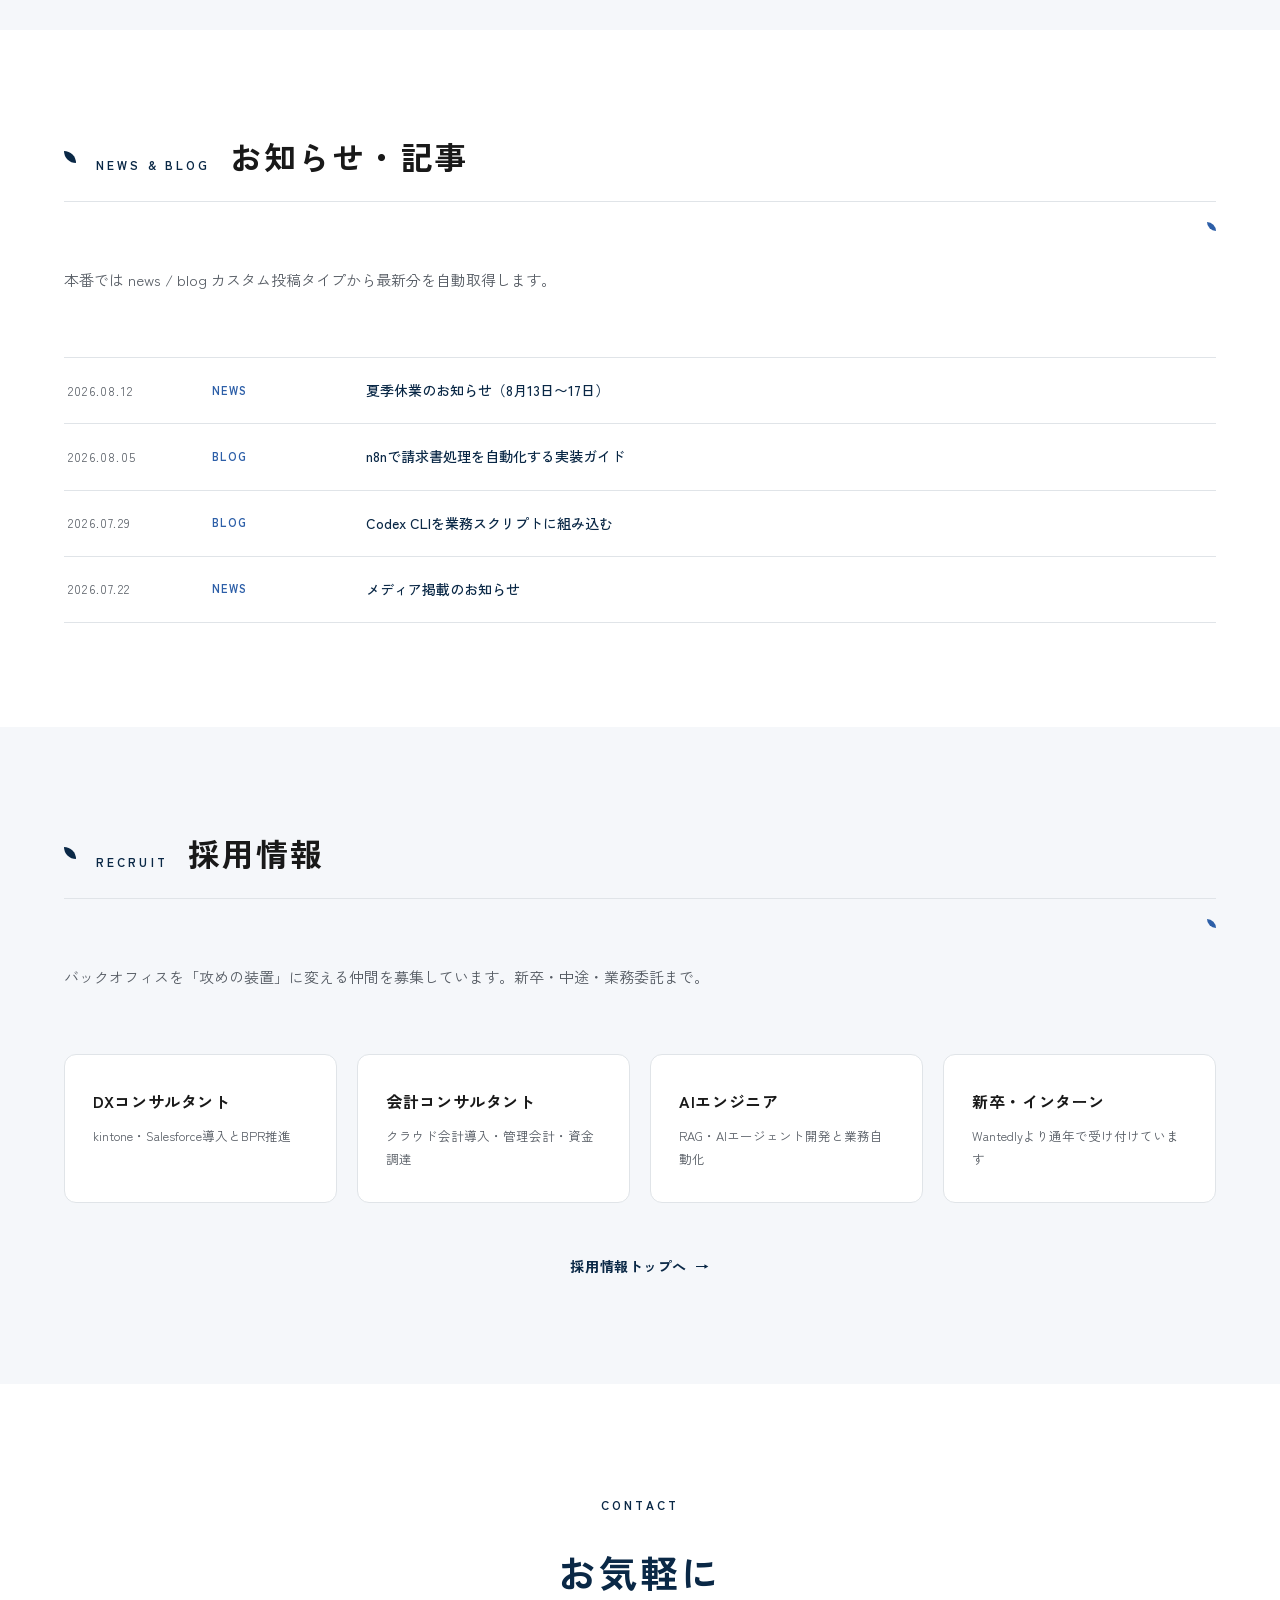
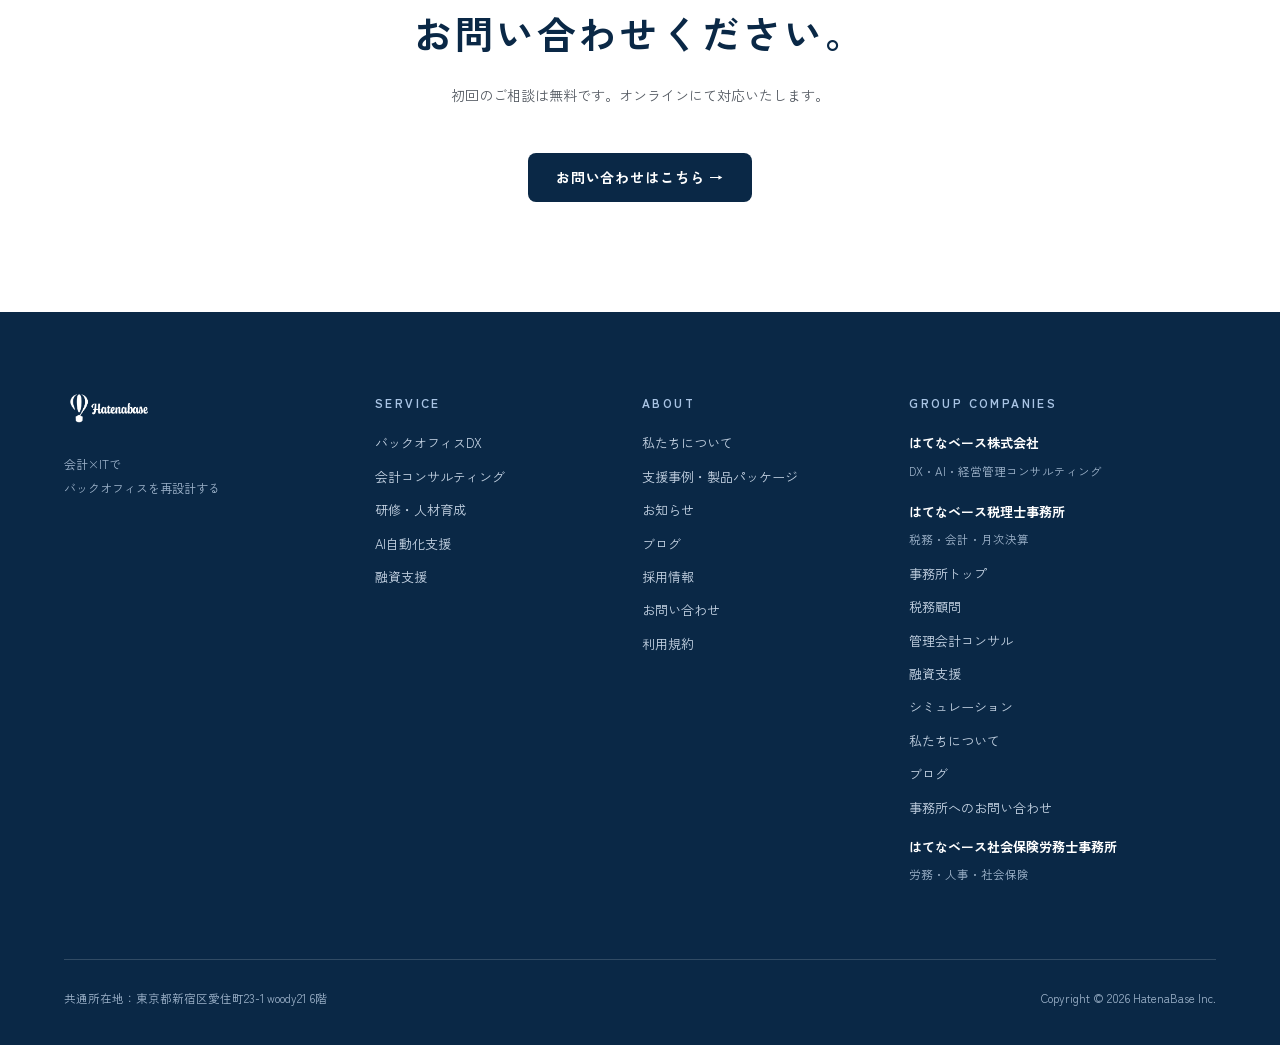
<file: redesign/geo-top.html>
<!DOCTYPE html>
<html lang="ja">
<head>
<meta charset="utf-8">
<meta name="viewport" content="width=device-width, initial-scale=1">
<title>はてなベース株式会社｜幾何学デザイン リニューアル案 — トップページ</title>
<link rel="preconnect" href="https://fonts.googleapis.com">
<link rel="preconnect" href="https://fonts.gstatic.com" crossorigin>
<link rel="stylesheet" href="https://fonts.googleapis.com/css2?family=Zen+Kaku+Gothic+New:wght@400;500;700&display=swap">
<link rel="stylesheet" href="hb-geo.css">
</head>
<body>

<!-- ============================================================
     ヘッダー — 6項目・順序固定（事務所HPの統一形に準拠）
     SP はバーガー → 同一の <nav> を展開する。ナビの実体は1つ。
     ============================================================ -->
<header class="hd"><div class="wrap hdw">
  <a href="geo-top.html"><img class="hlogo" src="../images/hatenabase_logo.png" alt="はてなベース株式会社"></a>
  <button class="burger" aria-label="メニュー" onclick="document.querySelector('.nav').classList.toggle('open')"><span></span></button>
  <nav class="nav">
    <a href="#service">SERVICE</a>
    <a href="#achievements">ACHIEVEMENTS</a>
    <a href="#blog">BLOG</a>
    <a href="#about">ABOUT US</a>
    <a href="#recruit">RECRUIT</a>
    <a class="cta" href="#contact">CONTACT</a>
  </nav>
</div></header>

<!-- ============================================================
     ヒーロー
     現行 PC 版のコピーを正として採用（SP 版は情報量が 6 割だったため）。
     .hb-accent の青 3px アンダーバーは撤去した。
     ============================================================ -->
<section class="hero"><div class="wrap herog">
  <div>
    <div class="crumb">HOME　—　HatenaBase Inc., Shinjuku Tokyo</div>
    <h1>攻めのバックオフィスを構築し、<br>経済OSをアップデートする。
      <span class="sub">Implementing the offensive backoffice.</span>
    </h1>
    <p>DX × 会計 × AI の交点で、戦略設計から現場の導入・運用・改善まで。スタートアップ・中小企業のバックオフィスを、伸び代に変えるパートナーです。</p>
    <p>BIG4にはない開発力、SIerにはない会計知見、現場に入り込むBPR推進力。この3つを内製で持つ体制で、業務基盤そのものを設計し直します。</p>
    <div class="herobtn">
      <a class="cta" href="#contact">お問い合わせはこちら →</a>
      <a class="cta gh" href="#document">会社紹介資料をダウンロード</a>
    </div>
  </div>
  <div class="heroart">
    <i class="n tl"></i><i class="s o"></i><i class="p"></i><i class="b br"></i>
    <i class="p o"></i><i class="b"></i><i class="n bl"></i><i class="s tr"></i>
    <i class="s tl"></i><i></i><i class="p o"></i><i class="n tr"></i>
    <i class="b o"></i><i class="p bl"></i><i class="n"></i><i class="s br"></i>
  </div>
</div></section>

<!-- ============================================================ SERVICE ============================================================ -->
<section class="sec" id="service"><div class="wrap">
  <div class="sh"><span class="leaf"></span><span class="en">SERVICE</span><h2>3つの事業</h2><span class="rleaf"></span></div>
  <p class="lead">バックオフィスを単独の最適化ではなく、事業の意思決定スピードそのものとして再設計します。</p>
  <div class="sgrid">
    <a class="sc" href="/hatena-dx/">
      <span class="geo"><i class="n tl"></i><i class="s o"></i><i class="b"></i><i></i></span>
      <div class="snum">01　DX / BPR</div>
      <h3>バックオフィスBPR</h3>
      <p>kintone・Salesforce・会計ソフトの導入から、業務プロセス再設計（BPR）まで内製チームで一貫対応。事業の意思決定スピードを上げる業務基盤を構築する。</p>
      <span class="rm">READ MORE ↗</span>
    </a>
    <a class="sc" href="/hatena-account/">
      <span class="geo"><i class="b br"></i><i class="n o"></i><i></i><i class="s tl"></i></span>
      <div class="snum">02　FINANCE</div>
      <h3>会計業務のAX化支援</h3>
      <p>手作業の経理を、クラウド会計ソフト＋BIで再設計。月次決算の高速化・管理会計・IPO準備まで、経理・会計の実務専門家チームが伴走する。</p>
      <span class="rm">READ MORE ↗</span>
    </a>
    <a class="sc" href="/hatena-content/">
      <span class="geo"><i class="s o"></i><i class="b tr"></i><i class="n"></i><i class="p o"></i></span>
      <div class="snum">03　AI / TALENT</div>
      <h3>経理人材からクラウド会計人材への育成</h3>
      <p>速習freee会計研修・kintone速習・生成AI業務適用研修。「使える人」を組織に増やすことから業務改革を始める。</p>
      <span class="rm">READ MORE ↗</span>
    </a>
  </div>
</div></section>

<!-- ============================================================ DIVISIONS ============================================================ -->
<section class="sec secsub" id="about"><div class="wrap">
  <div class="sh"><span class="leaf"></span><span class="en">DIVISIONS</span><h2>3つの専門性が交差する場所</h2><span class="rleaf"></span></div>
  <div class="dgrid">
    <div class="dc">
      <span class="geo gl"><i class="n tl"></i><i class="s"></i><i class="b o"></i><i class="p"></i></span>
      <div class="dno">01　DX DIVISION</div>
      <h3>業務とシステムを再設計する。</h3>
      <p>kintone・Salesforce・会計ソフトをはじめとするSaaSの設計・導入・定着、業務フローの可視化と再構築。「ツールを入れて終わり」ではなく、現場の運用が変わるところまで伴走します。</p>
      <ul class="dpts">
        <li>業務フロー設計・標準化</li><li>SaaS導入・連携</li><li>内製化支援・運用定着</li><li>ノーコード／ローコード開発</li>
      </ul>
    </div>
    <div class="dc alt">
      <span class="geo gl"><i class="b o"></i><i class="n tr"></i><i class="p"></i><i class="s bl"></i></span>
      <div class="dno">02　ACCOUNTING DIVISION</div>
      <h3>数字で事業を支える。</h3>
      <p>クラウド会計の導入支援を起点に、既存システム連携、管理会計、資金調達、IT導入補助金、経理事務代行までを一気通貫で伴走。税務顧問は はてなベース税理士事務所 と連携します。</p>
      <ul class="dpts">
        <li>会計ソフト導入支援</li><li>管理会計／月次レポート</li><li>資金調達 ／ IT導入補助金</li><li>経理事務代行</li>
      </ul>
    </div>
    <div class="dc">
      <span class="geo gl"><i class="p tl"></i><i class="b"></i><i class="s o"></i><i class="n br"></i></span>
      <div class="dno">03　AI DIVISION</div>
      <h3>生成AIを組織に組み込む。</h3>
      <p>生成AI／LLMを「PoCで終わらせない」ための導入設計と内製化支援。社内ナレッジRAG、AIエージェント、業務自動化、社員向けAIリテラシー研修まで、組織への定着を一気通貫で。</p>
      <ul class="dpts">
        <li>生成AI導入設計</li><li>RAG／AIエージェント開発</li><li>業務自動化の実装</li><li>AIリテラシー研修</li>
      </ul>
    </div>
  </div>
</div></section>

<!-- ============================================================
     ISSUES — 16項目
     現行は PC 版にしか存在しなかったセクション。SP でも同じ 16 項目を出す。
     ============================================================ -->
<section class="sec secdark"><div class="wrap">
  <div class="sh"><span class="leaf"></span><span class="en">ISSUES</span><h2>こんな課題、ありませんか？</h2><span class="rleaf"></span></div>
  <p class="lead">会計・経理・組織・テクノロジーの現場で、私たちが何度も出会ってきた課題を16個に整理しました。ひとつでも当てはまるものがあれば、AX（AI Transformation）で解けるかもしれません。</p>
  <div class="igrid">
    <a class="ic" href="#contact"><span class="ictag">FINANCE</span><p>月次決算が常に20日以上かかっている</p></a>
    <a class="ic" href="#contact"><span class="ictag">FINANCE</span><p>経営数字が見えるのが、月遅れになっている</p></a>
    <a class="ic" href="#contact"><span class="ictag">FINANCE</span><p>インボイス・電帳法対応の運用が回っていない</p></a>
    <a class="ic" href="#contact"><span class="ictag">FINANCE</span><p>IPO準備で、何から手を付けるべきか分からない</p></a>
    <a class="ic" href="#contact"><span class="ictag">OPS</span><p>同じ作業を、複数のSaaSに重複入力している</p></a>
    <a class="ic" href="#contact"><span class="ictag">OPS</span><p>kintoneやfreeeを入れたが、定着していない</p></a>
    <a class="ic" href="#contact"><span class="ictag">OPS</span><p>業務マニュアルがエクセルで属人化している</p></a>
    <a class="ic" href="#contact"><span class="ictag">OPS</span><p>部署間で数字の定義がバラバラで、議論が噛み合わない</p></a>
    <a class="ic" href="#contact"><span class="ictag">AI</span><p>生成AIをどう業務に組み込めばいいか分からない</p></a>
    <a class="ic" href="#contact"><span class="ictag">AI</span><p>社員に生成AIを使わせたいが、教育が追いつかない</p></a>
    <a class="ic" href="#contact"><span class="ictag">AI</span><p>AIエージェントで、社内業務を自動化したい</p></a>
    <a class="ic" href="#contact"><span class="ictag">AI</span><p>PoCで終わらない、AIの本格導入を進めたい</p></a>
    <a class="ic" href="#contact"><span class="ictag">TEAM</span><p>バックオフィスが慢性的な人手不足で、攻めに回せない</p></a>
    <a class="ic" href="#contact"><span class="ictag">TEAM</span><p>BPOを使っているが、業務がブラックボックス化している</p></a>
    <a class="ic" href="#contact"><span class="ictag">TEAM</span><p>採用してもバックオフィス人材がすぐに辞めてしまう</p></a>
    <a class="ic" href="#contact"><span class="ictag">TEAM</span><p>CFOやCTOがいないが、相談できる相手が欲しい</p></a>
  </div>
</div></section>

<!-- ============================================================ TRAINING ============================================================ -->
<section class="sec"><div class="wrap">
  <div class="sh"><span class="leaf"></span><span class="en">TRAINING</span><h2>速習freee会計研修</h2><span class="rleaf"></span></div>
  <div class="band">
    <span class="geo gl" style="margin:0"><i class="n tl"></i><i class="s o"></i><i class="b"></i><i class="p br"></i></span>
    <div>
      <div class="bandttl">FREEE CERTIFIED PROGRAM</div>
      <h3>クラウド会計を「使える人」を、組織に増やす。</h3>
      <p>eラーニング8時間と実地研修2日間の短期集中プログラム。freee会計の実務スキルを、演習ベースで習得します。</p>
    </div>
    <a class="cta" href="/hatena-content/">研修の詳細を見る →</a>
  </div>
</div></section>

<!-- ============================================================
     HATENA PRO — 速習研修の直下（ご指示どおりの配置）

     【文言の出典】すべて hatena-pro 側のレビュー済みコピーからの転記。
       ・見出し    = issue #7 A-2 の修正案（実装済み）
       ・リード    = issue #7 A-1 の修正案（実装済み）
       ・契約の説明 = web/templates/home/index.tmpl:224 そのまま
       ・3つの条件 = 同 hp-home-trust そのまま
       ・CTA      = 同 hp-home-actions の企業側導線そのまま

     【意図的に載せていないもの】
       ・紹介／マッチング／仲介／あっせん／案件を探す／指揮命令（issue #7 の不使用語）
       ・プロ人材側の登録導線（募集情報等提供事業と読まれうるため企業側1本に限定）
       ・料金レンジ・成果報酬（issue #7 A-10 / A-21 が C-1 合意待ちのため）
     ============================================================ -->
<section class="sec secsub" id="pro"><div class="wrap">
  <div class="sh"><span class="leaf"></span><span class="en">HATENA PRO</span><h2>バックオフィス業務の受託</h2><span class="rleaf"></span></div>
  <div class="band dark">
    <span class="geo gl" style="margin:0"><i class="s o"></i><i class="b tr"></i><i class="p"></i><i class="s bl"></i></span>
    <div>
      <div class="bandttl">pro.hatenabase.jp</div>
      <h3>AI時代のバックオフィス業務を、<br>設計から実務までまるごと受託します。</h3>
      <p>経理・バックオフィス業務を、審査を通過した委託先とともに受託します。契約は御社と hatena-pro の間で締結し、実務は再委託により遂行します。</p>
      <dl class="bandfacts">
        <div><dt>初期費用</dt><dd>0円です</dd></div>
        <div><dt>契約期間</dt><dd>最短1か月からです</dd></div>
        <div><dt>契約・請求</dt><dd>運営が代行します</dd></div>
      </dl>
      <p class="bandnote">月次決算・管理会計、人事労務の業務設計、freee・マネーフォワード・kintoneなどの導入、生成AIを含むDX・AX推進までご相談いただけます。</p>
    </div>
    <a class="cta" href="https://pro.hatenabase.jp/consult">業務を任せたい企業の方はこちら →</a>
  </div>
</div></section>

<!-- ============================================================ ACHIEVEMENTS ============================================================ -->
<section class="sec" id="achievements"><div class="wrap">
  <div class="sh"><span class="leaf"></span><span class="en">ACHIEVEMENTS</span><h2>支援事例・製品パッケージ</h2><span class="rleaf"></span></div>
  <p class="lead">本番では achievements カスタム投稿タイプから最新6件を自動取得します。以下は現行サイト掲載分からの抜粋です。</p>
  <div class="cgrid">
    <a class="cc" href="/achievements/">
      <div class="ccimg">ACHIEVEMENT IMAGE</div>
      <div class="ccbody"><span class="cctag">会計コンサルティング</span><h3>月次決算期間を15日から7日へ短縮</h3><p>クラウド会計への移行と自動仕訳ルールの設計により、締めのリードタイムを半減させました。</p></div>
    </a>
    <a class="cc" href="/achievements/">
      <div class="ccimg">ACHIEVEMENT IMAGE</div>
      <div class="ccbody"><span class="cctag">DX / BPR</span><h3>税理士法人の引継ぎ時間を50%短縮</h3><p>業務フローの棚卸しと標準化、ナレッジのSaaS集約によって属人化を解消しました。</p></div>
    </a>
    <a class="cc" href="/achievements/">
      <div class="ccimg">ACHIEVEMENT IMAGE</div>
      <div class="ccbody"><span class="cctag">データ / BI</span><h3>製造業向けBI基盤の構築</h3><p>散在していた実績データを統合し、経営判断に使えるダッシュボードを整備しました。</p></div>
    </a>
  </div>
  <div style="text-align:center;margin-top:48px"><a class="tcta" href="/achievements/">支援事例・製品パッケージをすべて見る <em>→</em></a></div>
</div></section>

<!-- ============================================================ VOICE ============================================================ -->
<section class="sec secsub"><div class="wrap">
  <div class="sh"><span class="leaf"></span><span class="en">VOICE</span><h2>クライアントの声</h2><span class="rleaf"></span></div>
  <div class="vgrid">
    <div class="vc"><div class="vtag">SES事業</div><h3>株式会社オーガイ</h3><p>資金繰りの不安から解放され、“攻め”の経理・財務戦略を確立できました。freee記帳の構築、複数回の融資獲得、Looker StudioでのBI分析まで——経理業務の時間を40時間から10時間に削減できたのは大きいです。</p></div>
    <div class="vc"><div class="vtag">BtoBマーケティング支援</div><h3>株式会社グロースソイル</h3><p>社員雇用後に毎月100万円の赤字で倒産の危機に。資金調達支援と財務再建を依頼し、公庫融資の実行・コスト削減・売上拡大を並行して進めた結果、支援開始3カ月で単月黒字化を達成できました。</p></div>
  </div>
</div></section>

<!-- ============================================================ NEWS / BLOG ============================================================ -->
<section class="sec" id="blog"><div class="wrap">
  <div class="sh"><span class="leaf"></span><span class="en">NEWS &amp; BLOG</span><h2>お知らせ・記事</h2><span class="rleaf"></span></div>
  <p class="lead">本番では news / blog カスタム投稿タイプから最新分を自動取得します。</p>
  <div class="nlist">
    <a href="/news/"><span class="ndate">2026.08.12</span><span class="ncat">NEWS</span><span class="ntitle">夏季休業のお知らせ（8月13日〜17日）</span></a>
    <a href="/blog/"><span class="ndate">2026.08.05</span><span class="ncat">BLOG</span><span class="ntitle">n8nで請求書処理を自動化する実装ガイド</span></a>
    <a href="/blog/"><span class="ndate">2026.07.29</span><span class="ncat">BLOG</span><span class="ntitle">Codex CLIを業務スクリプトに組み込む</span></a>
    <a href="/news/"><span class="ndate">2026.07.22</span><span class="ncat">NEWS</span><span class="ntitle">メディア掲載のお知らせ</span></a>
  </div>
</div></section>

<!-- ============================================================ RECRUIT ============================================================ -->
<section class="sec secsub" id="recruit"><div class="wrap">
  <div class="sh"><span class="leaf"></span><span class="en">RECRUIT</span><h2>採用情報</h2><span class="rleaf"></span></div>
  <p class="lead">バックオフィスを「攻めの装置」に変える仲間を募集しています。新卒・中途・業務委託まで。</p>
  <div class="rgrid">
    <div class="rc"><h3>DXコンサルタント</h3><p>kintone・Salesforce導入とBPR推進</p></div>
    <div class="rc"><h3>会計コンサルタント</h3><p>クラウド会計導入・管理会計・資金調達</p></div>
    <div class="rc"><h3>AIエンジニア</h3><p>RAG・AIエージェント開発と業務自動化</p></div>
    <div class="rc"><h3>新卒・インターン</h3><p>Wantedlyより通年で受け付けています</p></div>
  </div>
  <div style="text-align:center;margin-top:48px"><a class="tcta" href="/recruit/">採用情報トップへ <em>→</em></a></div>
</div></section>

<!-- ============================================================ CTA ============================================================ -->
<section class="cband" id="contact">
  <span class="en">CONTACT</span>
  <h2>お気軽に<br>お問い合わせください。</h2>
  <p>初回のご相談は無料です。オンラインにて対応いたします。</p>
  <a class="cta" href="/contact/">お問い合わせはこちら →</a>
</section>

<!-- ============================================================
     フッター
     税理士事務所のリンクは tax.hatenabase.jp の各ページへ直接張る。
     旧 /tax-accountant/* は 301 で生きているが、consulting / service /
     recruit の 3 本は意図した先に着かず tax トップへ落ちるため。
     ============================================================ -->
<footer class="ft"><div class="wrap">
  <div class="ftg">
    <div>
      <img class="ftlogo" src="../images/hatenabase_logo.png" alt="はてなベース株式会社">
      <div style="font-size:12px;color:#9FB4CB;line-height:2">会計×ITで<br>バックオフィスを再設計する</div>
    </div>
    <div>
      <div class="fth">SERVICE</div>
      <div class="ftcol">
        <a href="/hatena-dx/">バックオフィスDX</a>
        <a href="/hatena-account/">会計コンサルティング</a>
        <a href="/hatena-content/">研修・人材育成</a>
        <a href="/ai-automation/">AI自動化支援</a>
        <a href="/financing-support/">融資支援</a>
      </div>
    </div>
    <div>
      <div class="fth">ABOUT</div>
      <div class="ftcol">
        <a href="/about-us/">私たちについて</a>
        <a href="/achievements/">支援事例・製品パッケージ</a>
        <a href="/news/">お知らせ</a>
        <a href="/blog/">ブログ</a>
        <a href="/recruit/">採用情報</a>
        <a href="/contact/">お問い合わせ</a>
        <a href="/terms/">利用規約</a>
      </div>
    </div>
    <div>
      <div class="fth">GROUP COMPANIES</div>
      <div class="gco"><b>はてなベース株式会社</b><span>DX・AI・経営管理コンサルティング</span></div>
      <div class="gco">
        <b>はてなベース税理士事務所</b><span>税務・会計・月次決算</span>
        <div class="ftcol" style="margin-top:10px">
          <a href="https://tax.hatenabase.jp/">事務所トップ</a>
          <a href="https://tax.hatenabase.jp/service/tax-advisor/">税務顧問</a>
          <a href="https://tax.hatenabase.jp/service/advisory/">管理会計コンサル</a>
          <a href="https://tax.hatenabase.jp/service/financing-support/">融資支援</a>
          <a href="https://tax.hatenabase.jp/tools/">シミュレーション</a>
          <a href="https://tax.hatenabase.jp/about-us/">私たちについて</a>
          <a href="https://tax.hatenabase.jp/blog/">ブログ</a>
          <a href="/contact/?type=tax-office">事務所へのお問い合わせ</a>
        </div>
      </div>
      <div class="gco"><b>はてなベース社会保険労務士事務所</b><span>労務・人事・社会保険</span></div>
    </div>
  </div>
  <div class="ftbtm">
    <span>共通所在地：東京都新宿区愛住町23-1 woody21 6階</span>
    <span>Copyright © 2026 HatenaBase Inc.</span>
  </div>
</div></footer>

</body>
</html>
</file>
<file: css/miyazawa.css>
/* ==========================================================================
   HatenaBase HP — Miyazawa Design System (extracted from VariantDPC)
   ========================================================================== */

@import url('https://fonts.googleapis.com/css2?family=Shippori+Mincho:wght@400;500;600;700;800&family=Cormorant+Garamond:ital,wght@0,300;0,400;0,500;1,300;1,400&family=Zen+Kaku+Gothic+New:wght@300;400;500;700;900&family=Inter:wght@300;400;500;600;700&family=JetBrains+Mono:wght@400;500&family=Noto+Sans+JP:wght@400;500;700;900&display=swap');

/* ====== Reset & Base ====== */
html, body { margin:0; padding:0; background:#FFFFFF; font-family:"Zen Kaku Gothic New","Noto Sans JP",-apple-system,sans-serif; color:#0E0E14; overflow-x:hidden; }
* { box-sizing:border-box; }
img { max-width:100%; display:block; }
a { color:inherit; text-decoration:none; }

/* ====== CSS Variables ====== */
:root {
  --hb-blue: #0F4FB8;
  --hb-blue-light: #5C8FDB;
  --hb-blue-ghost: #F4F8FD;
  --hb-ink: #0A0A0A;
  --hb-paper: #FAFAFA;
  --hb-border: #E8E6DF;
  --hb-muted: #8A8A93;
  --hb-sub: #3A3A45;
}

/* ====== Reveal Animations ====== */
@keyframes hb-fade { to { opacity:1; } }

.hb-chars { display:inline; }
.hb-chars .hb-line { display:block; overflow:hidden; padding-bottom:.22em; }
.hb-chars .hb-c {
  display:inline-block; opacity:0; transform: translateY(105%);
  transition: opacity .55s cubic-bezier(.16,.88,.2,1), transform .55s cubic-bezier(.16,.88,.2,1);
}
.hb-chars.is-in .hb-c { opacity:1; transform:translateY(0); }

.hb-up { opacity:0; transform: translateY(28px); transition: opacity .6s cubic-bezier(.16,.88,.2,1), transform .6s cubic-bezier(.16,.88,.2,1); }
.hb-up.is-in { opacity:1; transform: translateY(0); }

@media (prefers-reduced-motion: reduce) {
  .hb-chars .hb-c, .hb-up { opacity:1 !important; transform:none !important; transition:none !important; }
}

/* ====== Header ====== */
.hb-header {
  position: sticky; top: 0; z-index: 40;
  height: 72px; background: rgba(255,255,255,0.94);
  backdrop-filter: blur(10px);
  border-bottom: 1px solid var(--hb-border);
  display: flex; align-items: center; justify-content: space-between;
  padding: 0 28px;
}
.hb-header-logo { display: block; }
.hb-header-logo img { height: 28px; display: block; }

.hb-pc-nav {
  display: flex; gap: 30px; align-items: center;
}
.hb-nav-item {
  background: none; border: none; padding: 8px 0; cursor: pointer;
  color: var(--hb-ink); text-align: left;
  display: flex; flex-direction: column; gap: 2px;
  position: relative; text-decoration: none;
}
.hb-nav-item.active { color: var(--hb-blue); }
.hb-nav-en { font-family: Inter, system-ui, sans-serif; font-size: 11px; font-weight: 500; letter-spacing: 0.06em; }
.hb-nav-jp { font-family: "Zen Kaku Gothic New", "Noto Sans JP", sans-serif; font-size: 10.5px; font-weight: 500; color: var(--hb-muted); }
.hb-nav-item.active .hb-nav-jp { color: var(--hb-blue); }
.hb-nav-underline {
  position: absolute; left: 0; right: 0; bottom: -1px;
  height: 2px; background: var(--hb-blue);
  transform: scaleX(0); transform-origin: left center;
  transition: transform .35s cubic-bezier(.16,.88,.2,1);
}
.hb-nav-item:hover .hb-nav-underline,
.hb-nav-item.active .hb-nav-underline { transform: scaleX(1); }

.hb-nav-divider { width: 1px; height: 18px; background: var(--hb-border); }

.hb-contact-btn {
  display: inline-flex; align-items: center; gap: 8px;
  padding: 10px 18px; background: #0E0E14; color: #fff;
  font-family: Inter, system-ui, sans-serif; font-size: 11px;
  font-weight: 500; letter-spacing: .18em; text-decoration: none;
}
.hb-contact-btn .hb-arrow { font-family: "Cormorant Garamond", "Times New Roman", serif; font-style: italic; }

/* Mobile burger */
.hb-mb-burger {
  display: none; background: none;
  border: 1px solid var(--hb-border);
  width: 42px; height: 42px; place-items: center;
  cursor: pointer; padding: 0;
}

/* ====== Hero ====== */
.hb-hero {
  position: relative; padding: 72px 32px 64px;
  overflow: hidden; background: #FFFFFF;
}
.hb-hero .hb-chars .hb-c,
.hb-hero .hb-up { opacity:1 !important; transform:none !important; transition:none !important; }

.hb-hero-svg { position: absolute; inset: 0; width: 100%; height: 100%; pointer-events: none; }

.hb-hero-display {
  font-family: "Zen Kaku Gothic New", "Noto Sans JP", sans-serif;
  font-weight: 900; letter-spacing: -.02em; line-height: 1.18;
  font-size: 72px; color: #0E0E14; margin: 0;
}
.hb-hero-display em {
  font-family: "Cormorant Garamond", "Times New Roman", serif;
  font-style: italic; font-weight: 300; font-size: .7em;
  letter-spacing: .005em; color: #1F61AB; line-height: 1.1;
}
.hb-hero-display .hb-accent { border-bottom: 3px solid #1F61AB; padding-bottom: .05em; }

.hb-hero-badge {
  font-family: Inter, system-ui, sans-serif; font-size: 11px;
  letter-spacing: .36em; color: var(--hb-blue);
  margin-bottom: 28px; display: flex; align-items: center; gap: 14px;
}
.hb-hero-badge::before {
  content: ''; display: inline-block; width: 8px; height: 8px;
  border-radius: 50%; background: var(--hb-blue);
}

.hb-hero-body {
  margin-top: 32px; max-width: 640px;
}
.hb-hero-body p {
  font-size: 16px; line-height: 1.9; color: var(--hb-sub); margin: 0;
}

.hb-hero-actions {
  margin-top: 36px; display: flex; flex-wrap: wrap; gap: 14px;
}

.hb-btn-primary {
  display: inline-flex; align-items: center; gap: 10px;
  padding: 14px 26px; background: #1F61AB; color: #fff;
  font-family: "Zen Kaku Gothic New", "Noto Sans JP", sans-serif;
  font-size: 14px; font-weight: 700; letter-spacing: .02em;
  text-decoration: none; border-radius: 0;
}
.hb-btn-outline {
  display: inline-flex; align-items: center; gap: 10px;
  padding: 14px 26px; background: transparent; color: #0E0E14;
  border: 1px solid #0E0E14;
  font-family: "Zen Kaku Gothic New", "Noto Sans JP", sans-serif;
  font-size: 14px; font-weight: 600; letter-spacing: .02em;
  text-decoration: none;
}
.hb-arrow { font-family: "Cormorant Garamond", "Times New Roman", serif; font-style: italic; }

.hb-scroll-indicator {
  position: absolute; left: 32px; bottom: 48px;
  font-family: Inter, system-ui, sans-serif; font-size: 10px;
  letter-spacing: .32em; color: #0E0E14;
  display: flex; flex-direction: column; align-items: flex-start; gap: 14px;
}
.hb-scroll-indicator::before {
  content: ''; display: inline-block; width: 1px; height: 60px;
  background: #0E0E14; opacity: .35;
}

/* ====== Section Common ====== */
.hb-section { padding: 104px 32px; }
.hb-section-alt { background: var(--hb-paper); }
.hb-section-inner { max-width: 1280px; margin: 0 auto; }
.hb-section-narrow { max-width: 1080px; margin: 0 auto; }

.hb-section-head {
  display: flex; align-items: baseline; gap: 18px;
  padding-bottom: 18px; border-bottom: 1px solid var(--hb-border);
  margin-bottom: 40px;
}
.hb-section-head-en {
  font-family: Inter, system-ui, sans-serif; font-size: 11px;
  font-weight: 500; letter-spacing: .3em; color: var(--hb-blue);
  display: flex; align-items: center; gap: 10px;
}
.hb-section-head-en::before {
  content: ''; display: inline-block; width: 8px; height: 8px;
  border-radius: 50%; background: var(--hb-blue);
}
.hb-section-head-jp {
  font-family: "Zen Kaku Gothic New", "Noto Sans JP", sans-serif;
  font-weight: 500; font-size: 32px; letter-spacing: -.01em; color: #0E0E14;
}
.hb-section-head-count {
  margin-left: auto;
  font-family: Inter, system-ui, sans-serif; font-size: 11px;
  letter-spacing: .18em; color: var(--hb-muted);
}

/* ====== Structure / Divisions ====== */
.hb-divisions-grid {
  display: grid; grid-template-columns: repeat(3, 1fr);
  gap: 0; border: 1px solid var(--hb-border);
}
.hb-division-card {
  padding: 48px 36px; position: relative; overflow: hidden;
  display: flex; flex-direction: column;
  border-right: 1px solid var(--hb-border);
}
.hb-division-card:last-child { border-right: none; }
.hb-division-card.bg-ghost { background: var(--hb-blue-ghost); }

.hb-division-num {
  font-family: "Cormorant Garamond", "Times New Roman", serif;
  font-style: italic; font-weight: 300; font-size: 42px;
  line-height: 1; color: var(--hb-blue);
}
.hb-division-label {
  font-family: Inter, system-ui, sans-serif; font-size: 10px;
  letter-spacing: .28em; color: var(--hb-muted);
}
.hb-division-title {
  font-family: "Zen Kaku Gothic New", "Noto Sans JP", sans-serif;
  font-weight: 800; font-size: 30px; line-height: 1.3;
  letter-spacing: -.02em; margin: 0 0 22px;
}
.hb-division-desc {
  font-size: 13.5px; line-height: 2; color: var(--hb-sub); margin: 0 0 28px;
}
.hb-division-features { display: grid; gap: 8px; margin-bottom: 28px; }
.hb-division-feature {
  display: flex; align-items: center; gap: 10px;
  font-size: 12.5px; color: #0E0E14; font-weight: 500;
}
.hb-division-feature::before {
  content: ''; display: inline-block; width: 5px; height: 5px;
  background: var(--hb-blue);
}
.hb-division-link {
  margin-top: auto;
  display: inline-flex; align-items: center; gap: 10px;
  font-family: Inter, system-ui, sans-serif; font-size: 11px;
  font-weight: 600; letter-spacing: .22em; color: var(--hb-blue);
  text-decoration: none; border-bottom: 1px solid var(--hb-blue);
  padding-bottom: 6px; align-self: flex-start;
}

.hb-difference-bar {
  margin: -1px auto 0; padding: 36px 48px;
  background: #0E0E14; color: #fff;
  max-width: 840px; display: grid;
  grid-template-columns: 1fr auto; gap: 32px;
  align-items: center;
}

/* ====== News Ticker / Marquee ====== */
@keyframes hb-marquee { from {transform:translateX(0);} to {transform:translateX(-50%);} }
.hb-marquee-section {
  padding: 18px 0; border-top: 1px solid var(--hb-border);
  border-bottom: 1px solid var(--hb-border); overflow: hidden;
  background: #fff;
}
.hb-marquee { display: flex; gap: 64px; animation: hb-marquee 38s linear infinite; }
.hb-marquee-item {
  display: flex; align-items: center; gap: 20px;
  white-space: nowrap; flex-shrink: 0;
  font-size: 13px; color: #0E0E14;
}

/* ====== Labels ====== */
.hb-label {
  display: inline-flex; align-items: center; height: 22px; padding: 0 10px;
  font-family: Inter, system-ui, sans-serif; font-size: 10px;
  font-weight: 500; letter-spacing: .18em;
  border: 1px solid #0E0E14; color: #0E0E14; line-height: 1;
}
.hb-label-blue { background: #1F61AB; color: #fff; border-color: #1F61AB; }
.hb-label-fill { background: #0E0E14; color: #fff; border-color: #0E0E14; }
.hb-label-ghost { background: transparent; color: #0E0E14; }
.hb-label-warm { background: #F5F4F0; color: #0E0E14; border-color: var(--hb-border); }

/* ====== News List ====== */
.hb-news-row {
  display: grid; grid-template-columns: 110px 110px 1fr 100px 24px;
  gap: 24px; padding: 16px 0; border-bottom: 1px solid var(--hb-border);
  align-items: center; text-decoration: none; color: #0E0E14;
  transition: padding-left .35s cubic-bezier(.16,.88,.2,1), background .35s cubic-bezier(.16,.88,.2,1);
}
.hb-news-row:hover { padding-left: 14px; background: var(--hb-blue-ghost); }
.hb-news-date { font-family: "JetBrains Mono", monospace; font-size: 12px; color: var(--hb-muted); }
.hb-news-title { font-size: 14px; font-weight: 500; }
.hb-news-more { font-family: Inter, system-ui, sans-serif; font-size: 11px; letter-spacing: .14em; color: var(--hb-muted); }

/* ====== Vision ====== */
.hb-vision {
  padding: 112px 32px; background: var(--hb-blue); color: #fff;
  position: relative; overflow: hidden;
}
.hb-vision-inner {
  max-width: 1280px; margin: 0 auto; position: relative;
  display: grid; grid-template-columns: 1fr 1fr; gap: 64px;
  align-items: center;
}
.hb-vision-display {
  font-family: Inter, system-ui, sans-serif; font-weight: 300;
  font-size: clamp(96px, 11vw, 180px); line-height: .92;
  letter-spacing: -.05em; margin: 0;
}

/* ====== Service Block ====== */
.hb-svc-block {
  display: grid; grid-template-columns: 100px 1fr auto;
  gap: 48px; padding: 32px 0; border-bottom: 1px solid #0E0E14;
  align-items: flex-start; cursor: pointer; text-decoration: none;
  color: inherit;
  transition: padding-left .4s cubic-bezier(.16,.88,.2,1);
}
.hb-svc-block:hover { padding-left: 18px; }
.hb-svc-num {
  font-family: "Cormorant Garamond", "Times New Roman", serif;
  font-style: italic; font-weight: 300; font-size: 56px;
  color: var(--hb-blue); line-height: .9;
}

/* ====== Works / Cases ====== */
.hb-works-grid {
  display: grid; grid-template-columns: repeat(3, 1fr); gap: 0;
}
.hb-work-card {
  position: relative; display: block; text-decoration: none; color: #0E0E14;
  background: #fff; border: 1px solid var(--hb-border); padding: 32px;
  overflow: hidden;
  transition: transform .45s cubic-bezier(.16,.88,.2,1), border-color .35s;
}
.hb-work-card:hover { transform: translateY(-4px); border-color: #0E0E14; }
.hb-work-card.fill { background: var(--hb-blue); color: #fff; border-color: var(--hb-blue); }
.hb-work-card.fill:hover { background: #0F3B72; border-color: #0F3B72; }
.hb-work-card.dark { background: #0E0E14; color: #fff; border-color: #0E0E14; }

/* ====== Issues ====== */
.hb-issues-section {
  padding: 112px 32px; background: #0E0E14; color: #fff;
  position: relative; overflow: hidden;
}
.hb-issue-grid {
  display: grid; grid-template-columns: repeat(4, 1fr); gap: 0;
}
.hb-issue-card {
  padding: 28px 22px; border: 1px solid rgba(255,255,255,.12);
  margin: -1px 0 0 -1px;
  transition: background .35s, border-color .35s;
}
.hb-issue-card:hover { background: rgba(31,97,171,.18); border-color: rgba(255,255,255,.25); }
.hb-issue-num {
  font-family: "Cormorant Garamond", serif; font-style: italic;
  font-weight: 300; font-size: 36px; color: var(--hb-blue-light);
  line-height: 1; margin-bottom: 18px;
}
.hb-issue-category {
  font-family: Inter, system-ui, sans-serif; font-size: 9px;
  letter-spacing: .22em; color: var(--hb-blue-light);
  margin-bottom: 14px;
}

/* ====== Approach ====== */
.hb-approach-grid {
  display: grid; grid-template-columns: repeat(4, 1fr); gap: 32px;
}
.hb-approach-card { padding: 32px 0; border-top: 2px solid #0E0E14; }
.hb-approach-num {
  font-family: "Cormorant Garamond", serif; font-style: italic;
  font-weight: 300; font-size: 48px; color: var(--hb-blue); line-height: 1;
  margin-bottom: 16px;
}
.hb-approach-en {
  font-family: Inter, system-ui, sans-serif; font-size: 10px;
  letter-spacing: .28em; color: var(--hb-muted); margin-bottom: 6px;
}

/* ====== Blog / Insights ====== */
.hb-blog-grid {
  display: grid; grid-template-columns: repeat(3, 1fr); gap: 0;
}
.hb-blog-card {
  padding: 32px; border: 1px solid var(--hb-border);
  margin: -1px 0 0 -1px; text-decoration: none; color: inherit;
  display: flex; flex-direction: column;
  transition: background .35s;
}
.hb-blog-card:hover { background: var(--hb-blue-ghost); }

/* ====== Recruit ====== */
.hb-recruit {
  padding: 104px 32px; background: #fff;
  position: relative; overflow: hidden;
}
.hb-recruit-inner {
  max-width: 1280px; margin: 0 auto; position: relative;
  display: grid; grid-template-columns: 1fr 1fr; gap: 64px;
}
.hb-job-row {
  display: grid; grid-template-columns: 64px 1fr auto; gap: 18px;
  padding: 18px 0; border-bottom: 1px solid var(--hb-border);
  align-items: center; text-decoration: none; color: inherit;
  transition: padding-left .35s;
}
.hb-job-row:hover { padding-left: 12px; }

/* ====== Voices ====== */
.hb-voices-grid {
  display: grid; grid-template-columns: repeat(3, 1fr); gap: 32px;
}
.hb-voice-card {
  padding: 36px 28px; border: 1px solid var(--hb-border);
  position: relative;
}
.hb-voice-quote {
  font-family: "Cormorant Garamond", serif; font-style: italic;
  font-size: 64px; color: var(--hb-blue); line-height: 1;
  position: absolute; top: 16px; left: 24px; opacity: .3;
}

/* ====== Pickup ====== */
.hb-pickup-card {
  position: relative; display: block; text-decoration: none; color: #0E0E14;
  background: #fff; border: 1px solid var(--hb-border); padding: 32px;
  aspect-ratio: 4/3.4; overflow: hidden;
  transition: transform .45s cubic-bezier(.16,.88,.2,1), border-color .35s, background .35s;
}
.hb-pickup-card:hover { transform: translateY(-4px); border-color: #0E0E14; }
.hb-pickup-card.fill { background: #1F61AB; color: #fff; border-color: #1F61AB; }
.hb-pickup-card.fill:hover { background: #0F3B72; border-color: #0F3B72; }
.hb-pickup-card.dark { background: #0E0E14; color: #fff; border-color: #0E0E14; }

/* ====== Partners ====== */
.hb-partners-grid {
  display: flex; flex-wrap: wrap; gap: 24px;
  justify-content: center; align-items: center;
}
.hb-partner-logo { height: 36px; opacity: .55; filter: grayscale(1); transition: opacity .3s; }
.hb-partner-logo:hover { opacity: 1; filter: none; }

/* ====== CTA ====== */
.hb-cta-section {
  padding: 120px 32px 132px; background: #1F61AB; color: #fff;
  position: relative; overflow: hidden;
}
.hb-cta {
  position: relative; display: inline-flex; align-items: center; gap: 14px;
  padding: 18px 32px; background: #0E0E14; color: #fff;
  text-decoration: none; border-radius: 999px; overflow: hidden;
  font-family: Inter, system-ui, sans-serif; font-size: 13px;
  font-weight: 500; letter-spacing: .04em;
}
.hb-cta::before {
  content: ''; position: absolute; inset: 0;
  background: #1F61AB; transform: translateY(101%);
  transition: transform .5s cubic-bezier(.16,.88,.2,1); border-radius: 999px;
}
.hb-cta:hover::before { transform: translateY(0); }
.hb-cta > * { position: relative; z-index: 1; }
.hb-cta-outline {
  background: transparent; color: #0E0E14;
  border: 1px solid #0E0E14;
}
.hb-cta-outline::before { background: #0E0E14; }
.hb-cta-outline:hover { color: #fff; }

.hb-cta-white { background: #fff; color: #0E0E14; }
.hb-cta-white::before { background: #0E0E14; }
.hb-cta-white:hover { color: #fff; }

/* ====== Footer ====== */
.hb-footer {
  padding: 88px 32px 36px; background: #0E0E14; color: #fff;
  position: relative; overflow: hidden;
}
.hb-footer-inner { max-width: 1280px; margin: 0 auto; position: relative; }

.hb-footer-top {
  padding: 24px 0 40px;
  border-bottom: 1px solid rgba(255,255,255,.15);
  display: flex; align-items: flex-end; justify-content: space-between;
}
.hb-footer-brand {
  font-family: Inter, system-ui, sans-serif;
  font-size: clamp(72px, 8vw, 120px); font-weight: 200;
  letter-spacing: -.04em; line-height: 1;
}
.hb-footer-brand-dot {
  color: #E8EFF8;
  font-family: "Cormorant Garamond", "Times New Roman", serif;
  font-style: italic; font-weight: 300;
}
.hb-footer-tagline {
  font-family: "Cormorant Garamond", "Times New Roman", serif;
  font-style: italic; font-weight: 300; font-size: 22px;
  color: #E8EFF8; margin-top: 8px; letter-spacing: .02em;
}

.hb-footer-grid {
  display: grid; grid-template-columns: 1.6fr 1fr 1fr 1fr 1fr;
  gap: 40px; padding: 56px 0;
  border-bottom: 1px solid rgba(255,255,255,.15);
}
.hb-footer-heading {
  font-family: Inter, system-ui, sans-serif; font-size: 10px;
  font-weight: 500; letter-spacing: .32em; color: #E8EFF8;
  margin-bottom: 22px;
}
.hb-footer-link {
  display: block; color: #fff; text-decoration: none;
  font-size: 12.5px; padding: 6px 0; opacity: .85;
}
.hb-footer-link:hover { opacity: 1; }
.hb-footer-address {
  font-family: "JetBrains Mono", monospace; font-size: 11px;
  color: rgba(255,255,255,.55); line-height: 1.85;
}
.hb-footer-desc {
  font-size: 12.5px; line-height: 2; color: rgba(255,255,255,.7);
  margin: 18px 0 22px; max-width: 300px;
}

.hb-footer-group {
  padding: 40px 0; border-bottom: 1px solid rgba(255,255,255,.15);
}
.hb-footer-group-grid {
  display: grid; grid-template-columns: repeat(3, 1fr); gap: 24px;
}
.hb-footer-group-card {
  display: block; padding: 20px 18px;
  border: 1px solid rgba(255,255,255,.15);
  text-decoration: none; color: #fff;
}

.hb-footer-bottom {
  display: flex; flex-wrap: wrap; gap: 18px;
  justify-content: space-between; padding-top: 28px;
  font-family: "JetBrains Mono", monospace; font-size: 10.5px;
  color: rgba(255,255,255,.5);
}

.hb-social-links { display: flex; gap: 8px; }
.hb-social-link {
  width: 36px; height: 36px; border-radius: 50%;
  border: 1px solid rgba(255,255,255,.25);
  display: grid; place-items: center;
}
.hb-social-link img { width: 13px; height: 13px; filter: invert(1); }

/* ====== SVG Decorations ====== */
.hb-deco-svg {
  position: absolute; pointer-events: none;
}

/* ====== Responsive ====== */
@media (max-width: 880px) {
  .hb-pc-nav { display: none !important; }
  .hb-mb-burger { display: grid !important; }

  .hb-hero-display { font-size: 36px; }
  .hb-divisions-grid { grid-template-columns: 1fr; }
  .hb-division-card { border-right: none; border-bottom: 1px solid var(--hb-border); }
  .hb-division-card:last-child { border-bottom: none; }
  .hb-issue-grid { grid-template-columns: repeat(2, 1fr); }
  .hb-approach-grid { grid-template-columns: repeat(2, 1fr); }
  .hb-works-grid { grid-template-columns: 1fr; }
  .hb-blog-grid { grid-template-columns: 1fr; }
  .hb-voices-grid { grid-template-columns: 1fr; }
  .hb-vision-inner { grid-template-columns: 1fr; }
  .hb-vision-display { font-size: 64px; }
  .hb-recruit-inner { grid-template-columns: 1fr; }
  .hb-difference-bar { grid-template-columns: 1fr; text-align: center; }
  .hb-footer-grid { grid-template-columns: 1fr 1fr; }
  .hb-footer-group-grid { grid-template-columns: 1fr; }
  .hb-news-row { grid-template-columns: 80px 1fr; gap: 12px; }
  .hb-news-row .hb-label,
  .hb-news-row .hb-news-more,
  .hb-news-row .hb-arrow { display: none; }
  .hb-section { padding: 64px 20px; }
  .hb-hero { padding: 48px 20px; }
}

@media (max-width: 480px) {
  .hb-hero-display { font-size: 28px; }
  .hb-section-head-jp { font-size: 22px; }
  .hb-issue-grid { grid-template-columns: 1fr; }
  .hb-approach-grid { grid-template-columns: 1fr; }
  .hb-footer-grid { grid-template-columns: 1fr; }
}
</file>
<file: redesign/hb-geo.css>
/* ============================================================
   hb-geo.css — はてなベース株式会社 コーポレートサイト 幾何学デザイン
   ------------------------------------------------------------
   tax.hatenabase.jp の tax-geo.css と同型の2層構造。

     1層目（正本）  _ds/colors_and_type.css   Hatenabase Design System
     2層目（これ）  hb-geo.css                会社HP固有のレイアウト・モチーフ

   トークンは値をコピーせず var() で参照する。ここで定義している短縮名は
   正本トークンのエイリアスであり、独自の値を持たない。
   → 値の重複が無いので、正本を更新すれば両サイトに反映される。

   レスポンシブ方針:
     マークアップは1系統のみ。PC版・SP版のHTMLを分けない。
     表示差分はすべてこのファイルのメディアクエリで吸収する。
     → 現行 variant-d.jsx の VariantDPC / VariantDMobile 二重実装を廃止するため。
   ============================================================ */

@import url('_ds/colors_and_type.css');

:root{
  /* --- 正本トークンのエイリアス。実値は colors_and_type.css にある --- */
  --navy: var(--color-primary);
  --navy7:var(--color-primary-700);
  --navy9:var(--color-primary-900);
  --ink:  var(--color-text);
  --mute: var(--color-text-mute);
  --line: var(--color-border);
  --sub:  var(--color-bg-sub);
  --sub2: var(--color-bg-sub-2);

  /* --- 幾何学モザイクの中間階調 ---
     正本（hatena-pr design-system/マスターデザインガイド.md）に該当トークンが
     無いため、tax-geo.css の定義値をここでも定義している。会社HP・事務所HPの
     両方で使う色になったため、正本への昇格を HatenaBase/hatena-pr#47 で起票済み。
     --color-primary-mid / -soft / -pale として追加される予定。
     反映されたらこの3行は var() 参照に置き換える。 */
  --blu:#2D5FA8;
  --sky:#A9C4E4;
  --pale:#DCE6F2;
}

*{box-sizing:border-box}
body{margin:0;font-family:var(--font-family);color:var(--ink);background:var(--color-bg);line-height:var(--line-height-base);-webkit-font-smoothing:antialiased}
a{color:var(--navy);text-decoration:none}
a:hover{color:var(--blu)}
img{max-width:100%}

.wrap{max-width:var(--container-max);margin:0 auto;padding:0 var(--container-pad)}
.sec{padding:104px 0}
.secsub{background:var(--sub)}
.secdark{background:var(--navy);color:#fff}

/* ---- セクション見出し（リーフ + 英字ラベル + 和文H2）---- */
.sh{display:flex;align-items:baseline;gap:20px;border-bottom:1px solid var(--line);padding-bottom:22px;margin-bottom:64px;position:relative}
.leaf{width:12px;height:12px;background:var(--navy);border-radius:0 100% 0 100%;align-self:center;flex-shrink:0}
.en{font-size:12px;letter-spacing:.26em;font-weight:700;color:var(--navy)}
.sh h2{margin:0;font-size:var(--text-heading);font-weight:700;letter-spacing:.06em;line-height:1.4}
.rleaf{position:absolute;right:0;bottom:-30px;width:9px;height:9px;background:var(--blu);border-radius:0 100% 0 100%}
.secdark .sh{border-color:rgba(255,255,255,.18)}
.secdark .en{color:var(--sky)}
.secdark .leaf{background:var(--sky)}
.secdark .rleaf{background:var(--sky)}

/* ---- 幾何学モザイク ---- */
.geo{display:grid;grid-template-columns:26px 26px;grid-template-rows:26px 26px;gap:3px;margin-bottom:30px}
.geo i{display:block}
.gl{grid-template-columns:34px 34px;grid-template-rows:34px 34px}
.n{background:var(--navy)}.b{background:var(--blu)}.s{background:var(--sky)}.p{background:var(--pale)}
.o{border-radius:50%}.tl{border-radius:100% 0 0 0}.tr{border-radius:0 100% 0 0}.bl{border-radius:0 0 0 100%}.br{border-radius:0 0 100% 0}

/* ---- ヘッダー ---- */
.hd{position:sticky;top:0;background:rgba(255,255,255,.92);backdrop-filter:blur(8px);border-bottom:1px solid var(--line);z-index:50}
.hdw{display:flex;align-items:center;justify-content:space-between;height:72px}
.hlogo{height:34px;display:block}
.nav{display:flex;align-items:center;gap:28px}
.nav a{font-size:12px;letter-spacing:.14em;font-weight:700}
.burger{display:none;background:none;border:1px solid var(--line);border-radius:8px;width:44px;height:44px;cursor:pointer;padding:0;align-items:center;justify-content:center}
.burger span{display:block;width:18px;height:1.5px;background:var(--navy);position:relative}
.burger span::before,.burger span::after{content:"";position:absolute;left:0;width:18px;height:1.5px;background:var(--navy)}
.burger span::before{top:-6px}.burger span::after{top:6px}

/* ---- ボタン ---- */
.cta{display:inline-block;background:var(--navy);color:#fff;font-weight:var(--font-weight-bold);border-radius:var(--radius-md);padding:12px 28px;font-size:var(--text-caption);letter-spacing:.06em;transition:transform var(--duration-2) var(--ease-out),box-shadow var(--duration-2) var(--ease-out)}
.cta:hover{color:#fff;transform:translateY(-2px);box-shadow:var(--shadow-cta)}
.cta.gh{background:transparent;color:var(--navy);border:1px solid var(--navy);border-radius:var(--radius-md)}
.cta.gh:hover{color:var(--navy);background:rgba(10,40,70,.04);box-shadow:none;transform:none}
.tcta{font-weight:700;font-size:14px;letter-spacing:.04em;display:inline-flex;align-items:center;gap:8px}
.tcta em{font-style:normal;transition:transform .2s}
.tcta:hover em{transform:translateX(4px)}

/* ---- ヒーロー ---- */
.hero{padding:96px 0 110px;border-bottom:1px solid var(--line)}
.herog{display:grid;grid-template-columns:1.2fr .8fr;gap:64px;align-items:center}
.crumb{font-size:11px;letter-spacing:.2em;color:var(--mute);margin-bottom:28px}
.hero h1{font-size:44px;font-weight:700;line-height:1.5;letter-spacing:.04em;margin:0 0 32px;color:var(--navy)}
.hero .sub{font-family:Georgia,'Times New Roman',serif;font-style:italic;font-weight:400;font-size:19px;color:var(--blu);letter-spacing:.02em;display:block;margin-top:14px}
.hero p{font-size:15px;color:var(--mute);margin:0 0 18px;max-width:600px}
.heroart{display:grid;grid-template-columns:repeat(4,72px);grid-template-rows:repeat(4,72px);gap:6px;justify-content:center}
.heroart i{display:block}
.herobtn{display:flex;gap:14px;flex-wrap:wrap;margin-top:40px}

/* ---- サービス3カード ---- */
.sgrid{display:grid;grid-template-columns:repeat(3,1fr);gap:24px}
.sc{border:1px solid var(--line);background:#fff;border-radius:12px;padding:40px 32px;display:flex;flex-direction:column;transition:transform .2s,box-shadow .2s}
a.sc:hover{transform:translateY(-2px);box-shadow:var(--shadow-raise);color:inherit}
.snum{font-size:12px;letter-spacing:.22em;font-weight:700;color:var(--blu);margin-bottom:22px}
.sc h3{margin:0 0 16px;font-size:19px;font-weight:700;line-height:1.55;letter-spacing:.04em;color:var(--navy)}
.sc p{margin:0 0 24px;font-size:13.5px;color:var(--mute);flex:1}
.rm{font-size:12px;letter-spacing:.18em;font-weight:700;color:var(--navy)}

/* ---- 事業部3列（罫線グリッド）---- */
.dgrid{display:grid;grid-template-columns:repeat(3,1fr);border:1px solid var(--line)}
.dc{padding:48px 36px;display:flex;flex-direction:column;border-right:1px solid var(--line)}
.dc:last-child{border-right:none}
.dc.alt{background:var(--sub)}
.dno{font-size:12px;letter-spacing:.22em;font-weight:700;color:var(--blu);margin-bottom:18px}
.dc h3{margin:0 0 16px;font-size:20px;font-weight:700;letter-spacing:.04em;line-height:1.5;color:var(--navy)}
.dc p{margin:0 0 26px;font-size:13.5px;color:var(--mute)}
.dpts{margin:0;padding:0;list-style:none;border-top:1px solid var(--line)}
.dpts li{font-size:13px;padding:11px 0;border-bottom:1px solid var(--line);display:flex;gap:12px;align-items:center}
.dpts li::before{content:"";width:8px;height:8px;background:var(--blu);border-radius:0 100% 0 100%;flex-shrink:0}

/* ---- 16の課題 ---- */
.igrid{display:grid;grid-template-columns:repeat(4,1fr);border-top:1px solid rgba(255,255,255,.15);border-left:1px solid rgba(255,255,255,.15)}
.ic{padding:24px 22px;border-right:1px solid rgba(255,255,255,.15);border-bottom:1px solid rgba(255,255,255,.15);min-height:140px;display:flex;flex-direction:column;justify-content:space-between;color:#fff;transition:background .2s}
.ic:hover{background:rgba(255,255,255,.06);color:#fff}
.ictag{font-size:10.5px;letter-spacing:.18em;font-weight:700;color:var(--sky)}
.ic p{margin:12px 0 0;font-size:13.5px;line-height:1.75;font-weight:500}
.secdark .lead{color:rgba(255,255,255,.72)}

/* ---- 帯（研修 / hatena pro）---- */
.band{border:1px solid var(--line);border-radius:12px;background:#fff;padding:48px 52px;display:grid;grid-template-columns:auto 1fr auto;gap:40px;align-items:center}
.band.dark{background:var(--navy);border-color:var(--navy);color:#fff}
.band.dark h3,.band.dark .bandttl{color:#fff}
.band.dark p{color:#C6D4E4}
.band.dark .cta{background:#fff;color:var(--navy)}
.bandttl{font-size:12px;letter-spacing:.22em;font-weight:700;color:var(--blu);margin-bottom:12px}
.band h3{margin:0 0 14px;font-size:22px;font-weight:700;line-height:1.5;letter-spacing:.04em;color:var(--navy)}
.band p{margin:0;font-size:13.5px;color:var(--mute)}
.bandfacts{display:flex;gap:28px;flex-wrap:wrap;margin-top:22px;padding-top:20px;border-top:1px solid var(--line)}
.band.dark .bandfacts{border-color:rgba(255,255,255,.18)}
.bandfacts div{font-size:12.5px}
.bandfacts dt{font-size:10.5px;letter-spacing:.16em;font-weight:700;color:var(--blu);margin-bottom:4px}
.band.dark .bandfacts dt{color:var(--sky)}
.bandfacts dd{margin:0;font-weight:500}
.bandnote{font-size:11.5px;color:var(--mute);margin-top:18px;line-height:1.9}
.band.dark .bandnote{color:#9FB4CB}

/* ---- 事例カード ---- */
.cgrid{display:grid;grid-template-columns:repeat(3,1fr);gap:24px}
.cc{border:1px solid var(--line);border-radius:12px;overflow:hidden;background:#fff;display:flex;flex-direction:column;transition:transform .2s,box-shadow .2s}
a.cc:hover{transform:translateY(-2px);box-shadow:var(--shadow-raise);color:inherit}
.ccimg{aspect-ratio:16/9;background:var(--sub2);border-bottom:1px solid var(--line);display:flex;align-items:center;justify-content:center;font-size:11px;letter-spacing:.16em;color:var(--mute)}
.ccbody{padding:26px 28px 30px;display:flex;flex-direction:column;flex:1}
.cctag{display:inline-block;border:1px solid var(--navy);color:var(--navy);border-radius:var(--radius-sm);font-size:11px;padding:2px 12px;margin-bottom:14px;font-weight:700;letter-spacing:.06em;align-self:flex-start}
.cc h3{margin:0 0 12px;font-size:16px;font-weight:700;line-height:1.6;letter-spacing:.03em}
.cc p{margin:0;font-size:13px;color:var(--mute);flex:1}

/* ---- お客様の声 ---- */
.vgrid{display:grid;grid-template-columns:1fr 1fr;gap:32px}
.vc{border:1px solid var(--line);border-radius:12px;background:#fff;padding:40px 40px 36px}
.vtag{display:inline-block;font-size:11px;letter-spacing:.14em;font-weight:700;color:var(--blu);margin-bottom:12px}
.vc h3{margin:0 0 18px;font-size:18px;font-weight:700;letter-spacing:.04em}
.vc p{margin:0;font-size:13.5px;color:var(--mute)}

/* ---- お知らせ / ブログ ---- */
.nlist{border-top:1px solid var(--line)}
.nlist a{display:grid;grid-template-columns:120px 130px 1fr;gap:24px;align-items:center;padding:20px 4px;border-bottom:1px solid var(--line)}
.ndate{font-size:12px;letter-spacing:.1em;color:var(--mute)}
.ncat{font-size:11px;letter-spacing:.12em;font-weight:700;color:var(--blu)}
.ntitle{font-size:14px;font-weight:500}

/* ---- 採用 ---- */
.rgrid{display:grid;grid-template-columns:repeat(4,1fr);gap:20px}
.rc{border:1px solid var(--line);border-radius:12px;padding:32px 28px;background:#fff}
.rc h3{margin:0 0 10px;font-size:16px;font-weight:700;letter-spacing:.04em}
.rc p{margin:0;font-size:12.5px;color:var(--mute)}

/* ---- CTA帯 ---- */
.cband{text-align:center;padding:110px 24px}
.cband .en{display:block;margin-bottom:26px}
.cband h2{font-size:38px;font-weight:700;letter-spacing:.08em;line-height:1.6;margin:0 0 20px;color:var(--navy)}
.cband p{color:var(--mute);font-size:14px;margin:0 0 44px}

/* ---- フッター ---- */
.ft{background:var(--navy);color:#fff;padding:80px 0 36px}
.ft a{color:#C6D4E4;font-size:13px}
.ft a:hover{color:#fff}
.ftg{display:grid;grid-template-columns:1.2fr 1fr 1fr 1.4fr;gap:48px;padding-bottom:56px;border-bottom:1px solid rgba(255,255,255,.16)}
.fth{font-size:12px;letter-spacing:.2em;font-weight:700;color:var(--sky);margin-bottom:18px}
.ftcol{display:flex;flex-direction:column;gap:10px}
.gco{margin-bottom:16px}
.gco b{display:block;font-size:13px;font-weight:700}
.gco span{font-size:11.5px;color:#9FB4CB}
.ftlogo{height:32px;filter:brightness(0) invert(1);margin-bottom:20px}
.ftbtm{display:flex;justify-content:space-between;align-items:center;padding-top:28px;font-size:11.5px;color:#9FB4CB;gap:20px;flex-wrap:wrap}
.lead{font-size:15px;color:var(--mute);margin:0 0 var(--space-xl);max-width:780px}

/* ============================================================
   レスポンシブ — ここだけで PC / タブレット / SP を吸収する
   ============================================================ */
@media(max-width:1040px){
  .sec{padding:80px 0}
  .sh h2{font-size:28px}
  .herog{grid-template-columns:1fr;gap:48px}
  .hero h1{font-size:36px}
  .heroart{grid-template-columns:repeat(4,60px);grid-template-rows:repeat(4,60px)}
  .sgrid,.cgrid{grid-template-columns:1fr 1fr}
  .dgrid{grid-template-columns:1fr}
  .dc{border-right:none;border-bottom:1px solid var(--line)}
  .dc:last-child{border-bottom:none}
  .igrid{grid-template-columns:repeat(2,1fr)}
  .band{grid-template-columns:1fr;gap:28px;padding:40px 36px}
  .rgrid{grid-template-columns:1fr 1fr}
  .ftg{grid-template-columns:1fr 1fr;gap:40px}
}

@media(max-width:720px){
  .wrap{padding:0 20px}
  .sec{padding:64px 0}
  .nav{display:none}
  .nav.open{display:flex;position:absolute;top:72px;left:0;right:0;background:#fff;border-bottom:1px solid var(--line);flex-direction:column;align-items:stretch;gap:0;padding:8px 20px 20px}
  .nav.open a{padding:16px 0;border-bottom:1px solid var(--line);font-size:13px}
  .nav.open a.cta{margin-top:16px;text-align:center;border-bottom:none}
  .burger{display:flex}

  .sh{flex-direction:column;align-items:flex-start;gap:10px;margin-bottom:40px;padding-bottom:18px}
  .sh h2{font-size:23px;letter-spacing:.04em}
  .en{font-size:11px}
  .rleaf{bottom:-24px}

  .hero{padding:56px 0 64px}
  .hero h1{font-size:27px;line-height:1.55;margin-bottom:24px}
  .hero .sub{font-size:15px}
  .hero p{font-size:14px}
  .heroart{grid-template-columns:repeat(4,44px);grid-template-rows:repeat(4,44px);gap:4px;justify-content:start}
  .herobtn{margin-top:32px}
  .herobtn .cta{flex:1;text-align:center;padding:14px 18px;font-size:13px}

  .sgrid,.cgrid,.vgrid,.rgrid{grid-template-columns:1fr;gap:16px}
  .sc{padding:32px 26px}
  .sc h3{font-size:17px}
  .dc{padding:36px 26px}
  .igrid{grid-template-columns:1fr}
  .ic{min-height:0;padding:20px}
  .band{padding:32px 26px}
  .band h3{font-size:18px}
  .bandfacts{gap:20px}
  .vc{padding:32px 26px}

  .nlist a{grid-template-columns:1fr;gap:6px;padding:18px 2px}
  .ndate,.ncat{font-size:11px}

  .cband{padding:72px 20px}
  .cband h2{font-size:25px}

  .ft{padding:56px 0 28px}
  .ftg{grid-template-columns:1fr;gap:36px;padding-bottom:36px}
  .ftbtm{flex-direction:column;align-items:flex-start;gap:10px}
}
</file>
